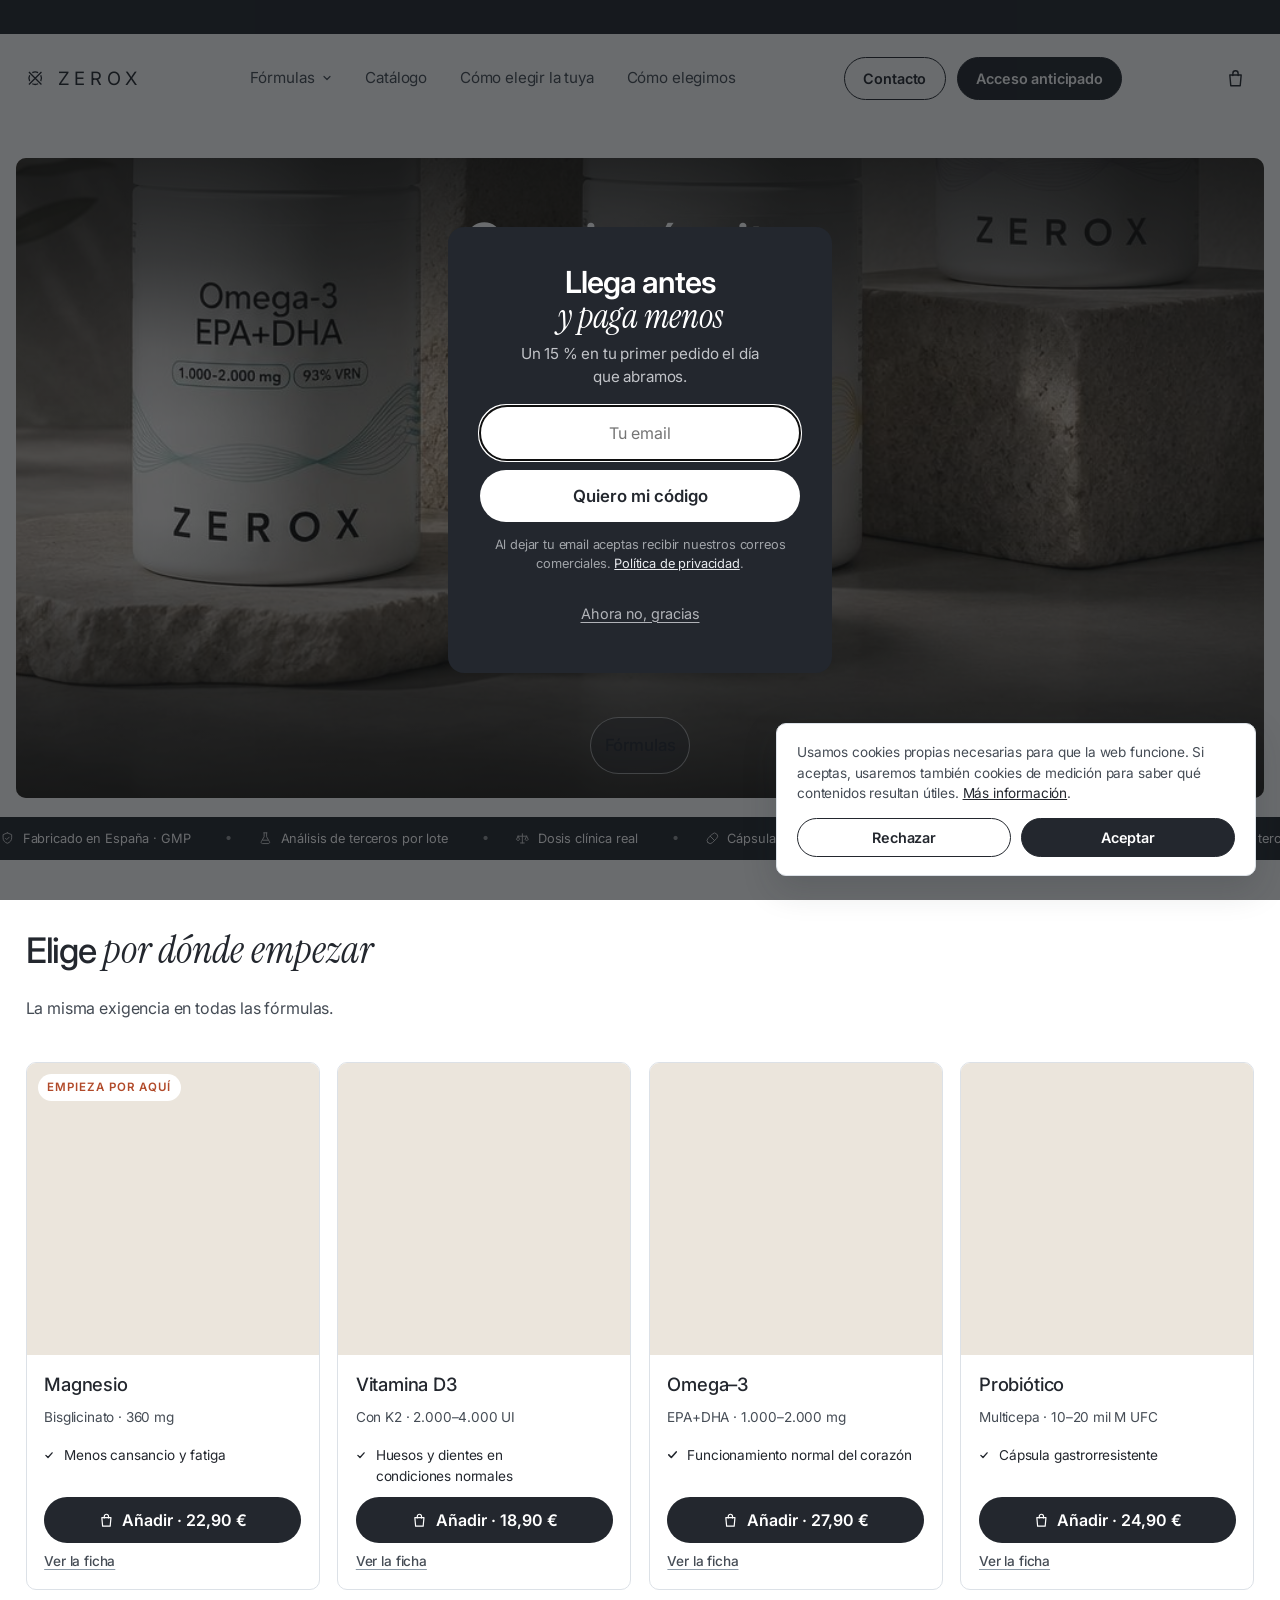
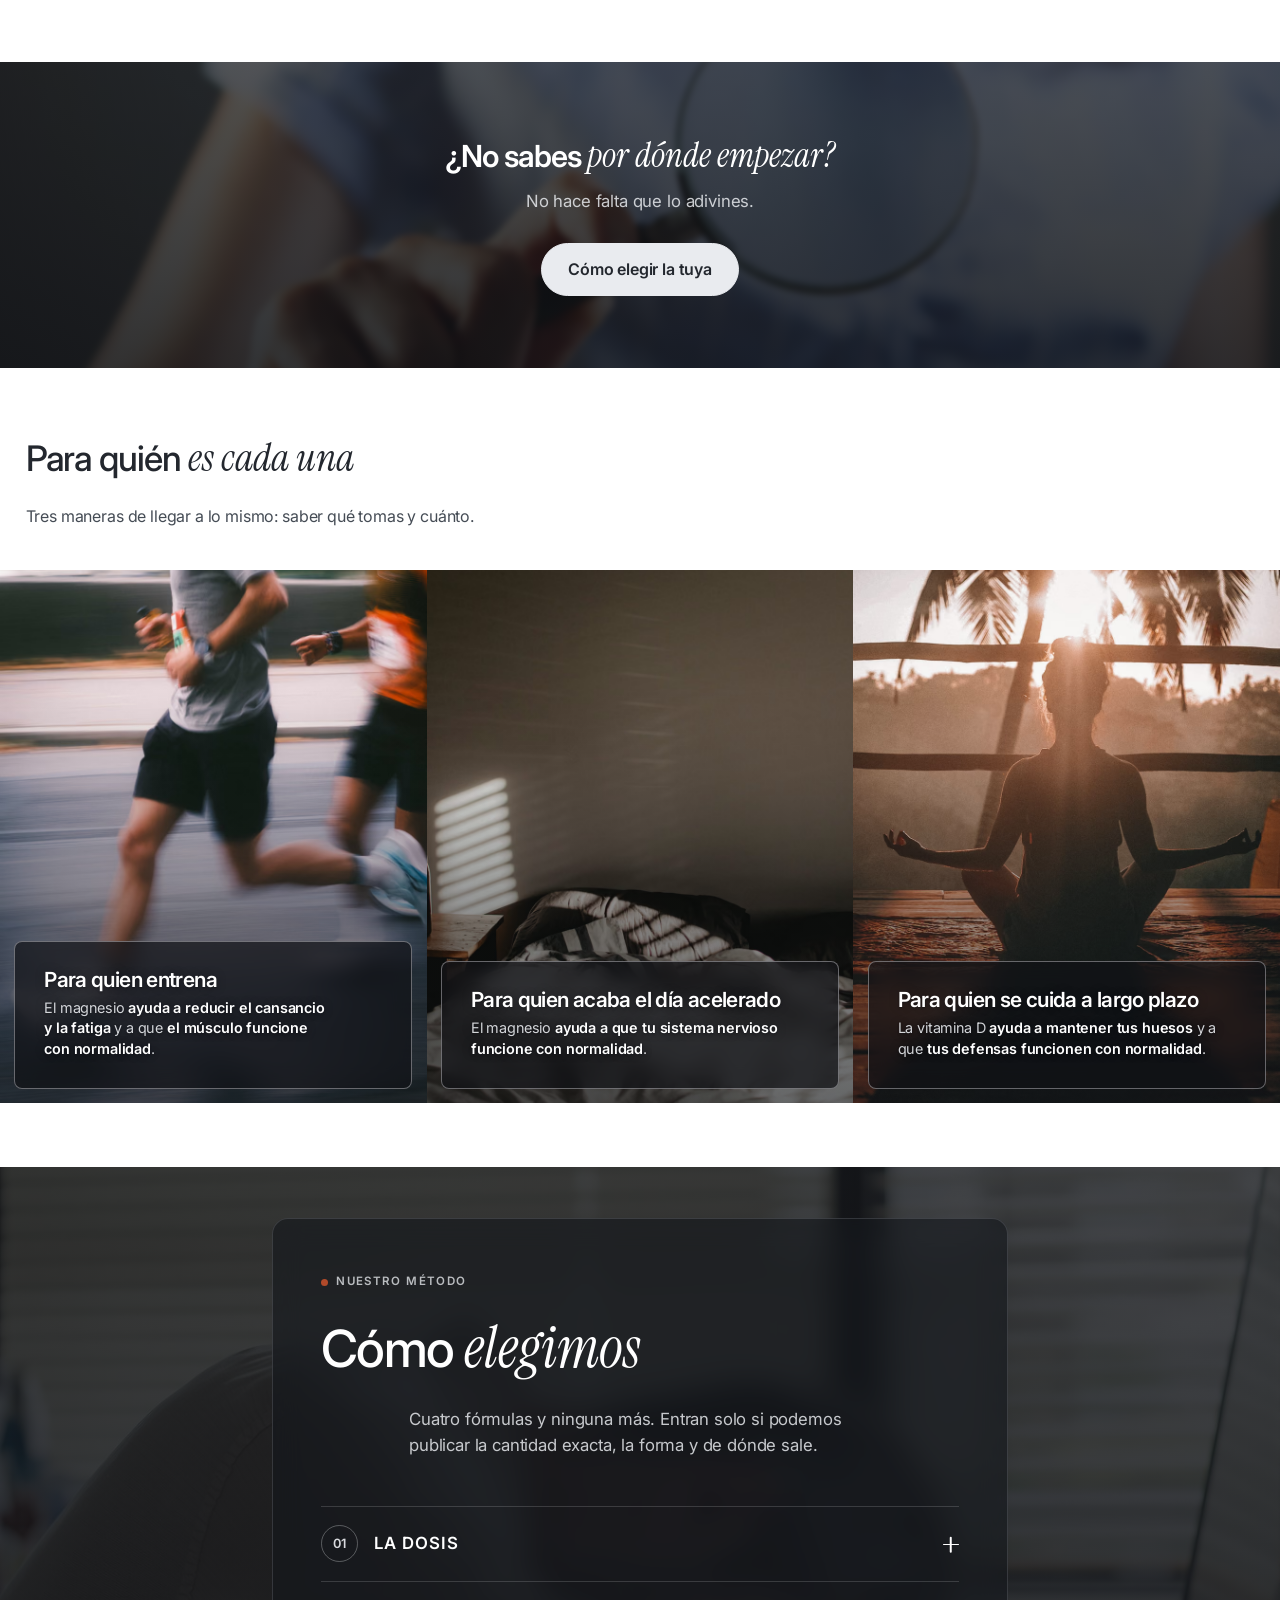
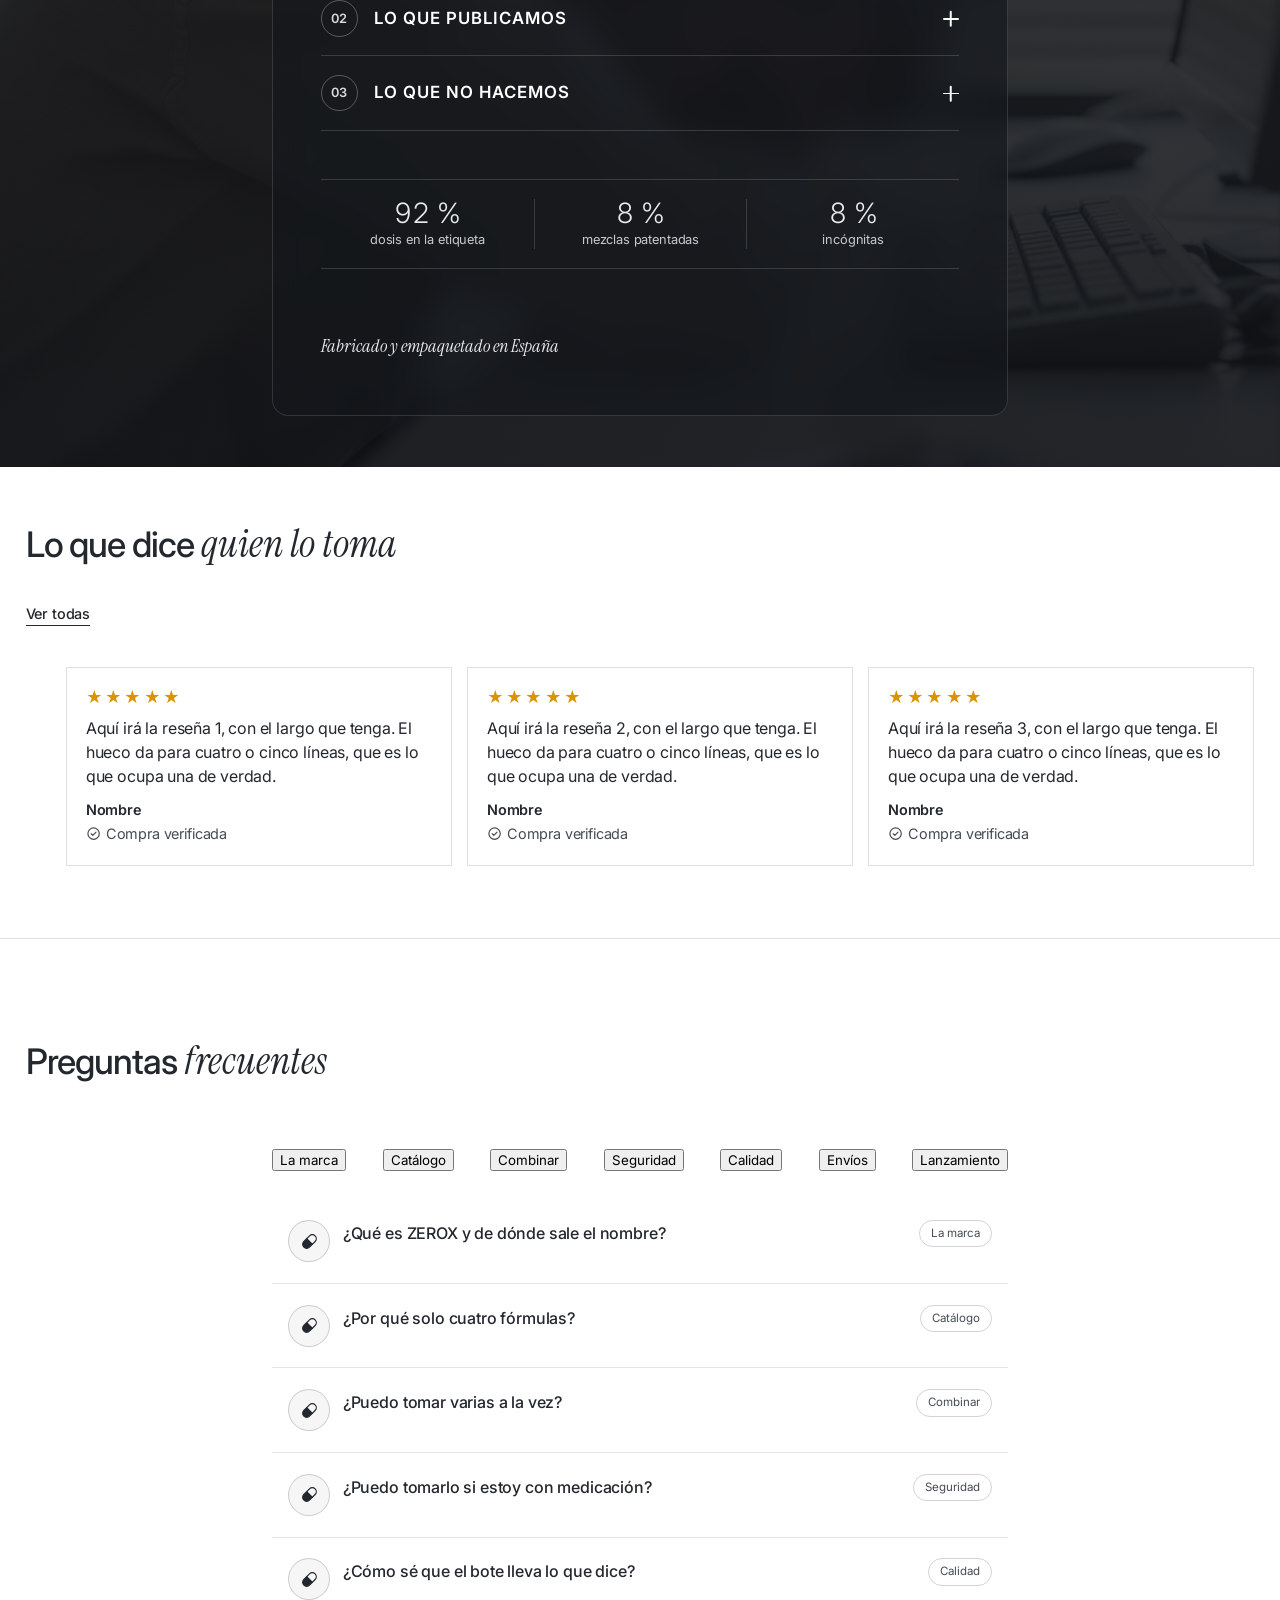
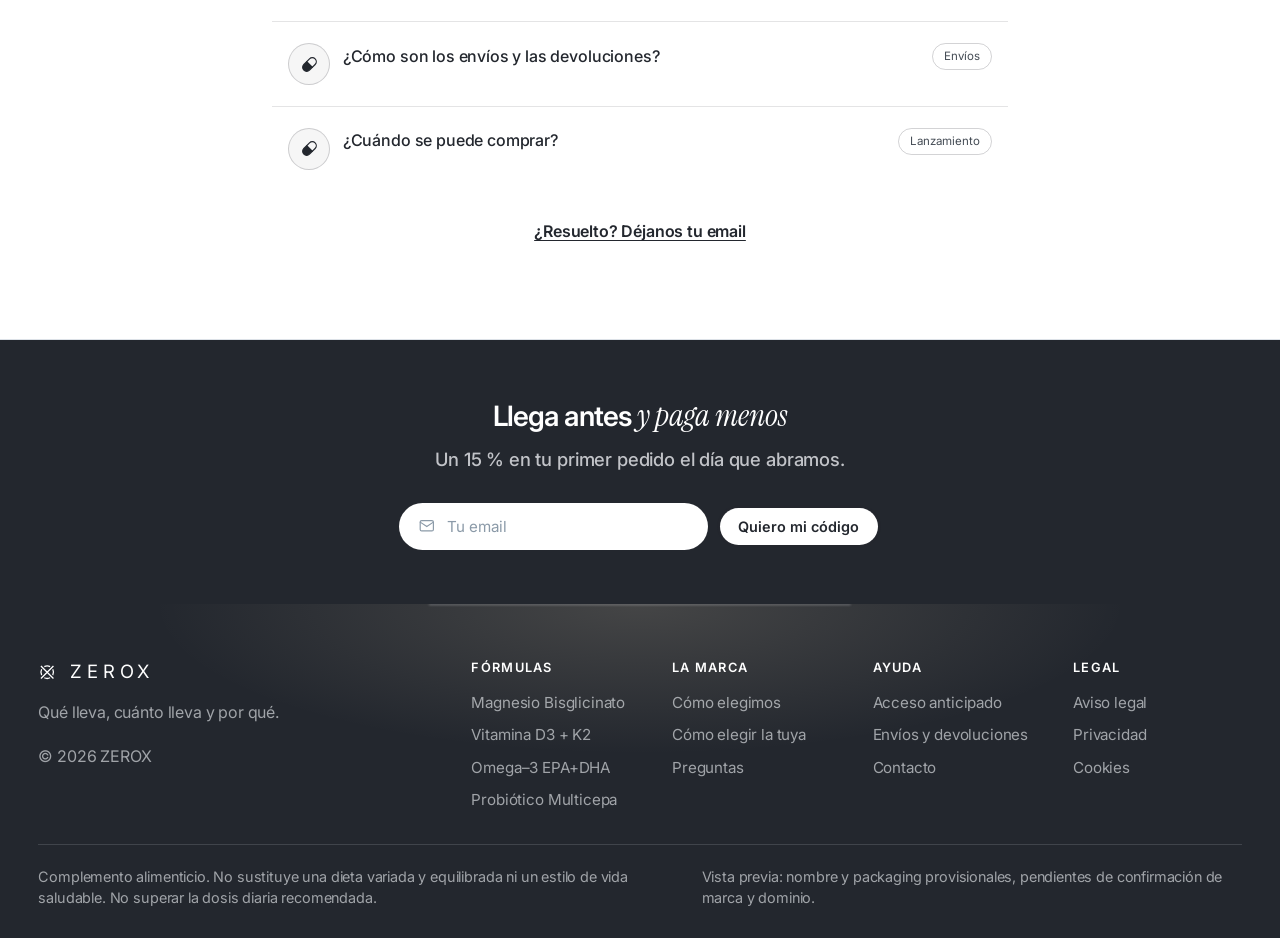
<file: index.html>
<!doctype html>
<html lang="es">
<meta charset="utf-8">
<meta name="viewport" content="width=device-width, initial-scale=1">
<title>ZEROX — Suplementación con la dosis correcta</title>
<meta name="description" content="Cuatro fórmulas con la dosis que usaron los estudios que las avalan. Magnesio bisglicinato, vitamina D3 + K2, omega-3 EPA+DHA y probiótico multicepa. Sin relleno de marketing.">

<!-- favicon: el punto de mira en versión compacta, la pensada para 16px -->
<link rel="icon" href="data:image/svg+xml,%3Csvg xmlns='http://www.w3.org/2000/svg' viewBox='0 0 100 100'%3E%3Cstyle%3Eg%7Bstroke:%2323272e%7D@media(prefers-color-scheme:dark)%7Bg%7Bstroke:%23eef0f4%7D%7D%3C/style%3E%3Cg fill='none' stroke-width='7'%3E%3Cpath d='M80.15 34.30 A 34 34 0 0 1 80.15 65.70'/%3E%3Cpath d='M65.70 80.15 A 34 34 0 0 1 34.30 80.15'/%3E%3Cpath d='M19.85 65.70 A 34 34 0 0 1 19.85 34.30'/%3E%3Cpath d='M34.30 19.85 A 34 34 0 0 1 65.70 19.85'/%3E%3Cpath d='M16 16 L84 84 M84 16 L16 84'/%3E%3C/g%3E%3C/svg%3E">

<!-- sin esto, al pegar el enlace en WhatsApp o Instagram sale un recuadro vacío -->
<meta property="og:type" content="website">
<meta property="og:site_name" content="ZEROX">
<meta property="og:locale" content="es_ES">
<meta property="og:url" content="https://jaume-dotcom.github.io/ecom/">
<meta property="og:title" content="ZEROX — Suplementación con la dosis correcta">
<meta property="og:description" content="Cuatro fórmulas con la dosis que usaron los estudios que las avalan. Sin relleno de marketing.">
<meta property="og:image" content="https://jaume-dotcom.github.io/ecom/og.jpg">
<meta property="og:image:width" content="2400">
<meta property="og:image:height" content="1109">
<meta property="og:image:alt" content="Bote de Magnesio Bisglicinato de ZEROX sostenido en una mano">
<meta name="twitter:card" content="summary_large_image">
<meta name="twitter:title" content="ZEROX — Suplementación con la dosis correcta">
<meta name="twitter:description" content="Cuatro fórmulas con la dosis que usaron los estudios que las avalan.">
<meta name="twitter:image" content="https://jaume-dotcom.github.io/ecom/og.jpg">
<link rel="canonical" href="https://jaume-dotcom.github.io/ecom/">

<!-- Inter: humanista, altura de x muy alta y aperturas abiertas, que es lo que
     mejor se lee a partir de los 55. Sustituye a la fuente del sistema, que
     hacía que la marca se viera distinta en cada dispositivo. -->
<link rel="preconnect" href="https://fonts.googleapis.com">
<link rel="preconnect" href="https://fonts.gstatic.com" crossorigin>
<link rel="stylesheet" href="https://fonts.googleapis.com/css2?family=Inter:wght@300;400;500;600&family=Instrument+Serif:ital@1&display=swap">
<link rel="stylesheet" href="estilos.css">
<script src="carrito.js" defer></script>
<script src="captura.js" defer></script>
<noscript><style>
  /* sin JS el observador no anade .in y todo lo animado al hacer scroll se
     quedaria invisible, incluidos los avisos legales del pie */
  .reveal, .foot-anim { opacity: 1 !important; filter: none !important; transform: none !important; }
</style></noscript>

<div class="topbar">
  <div class="topbar-slides">
    <span class="topbar-slide tb-1">Envío gratis a partir de 27,95&nbsp;&euro;</span>
    <span class="topbar-slide tb-2">Devolución en 30 días</span>
    <span class="topbar-slide tb-3">Plazas limitadas de acceso anticipado</span>
  </div>
</div>

  <div class="hero-nav wrap">
    <nav>
      <button class="nav-toggle" id="nav-toggle" aria-label="Abrir menú" aria-expanded="false" aria-controls="mobile-menu">
        <span></span><span></span><span></span>
      </button>

      <a class="logo" href="#">
        <svg class="logo-mark" viewBox="0 0 100 100" aria-hidden="true">
          <g fill="none" stroke="currentColor" stroke-width="7">
            <path d="M80.15 34.30 A 34 34 0 0 1 80.15 65.70"/>
            <path d="M65.70 80.15 A 34 34 0 0 1 34.30 80.15"/>
            <path d="M19.85 65.70 A 34 34 0 0 1 19.85 34.30"/>
            <path d="M34.30 19.85 A 34 34 0 0 1 65.70 19.85"/>
            <path d="M16 16 L84 84 M84 16 L16 84"/>
          </g>
        </svg>
        <span class="logo-word">ZEROX</span>
      </a>

      <div class="navmenu">
        <div class="navmenu-item">
          <button class="navmenu-trigger" id="formulas-trigger" aria-expanded="false" aria-controls="formulas-panel">
            Fórmulas
            <svg class="chevron" viewBox="0 0 16 16" width="12" height="12" aria-hidden="true"><path d="M4 6l4 4 4-4" fill="none" stroke="currentColor" stroke-width="1.6" stroke-linecap="round" stroke-linejoin="round"/></svg>
          </button>
          <div class="navmenu-panel" id="formulas-panel">
            <div class="navmenu-grid">
              <a href="#catalogo"><p class="nm-title">Magnesio Bisglicinato</p><p class="nm-desc">300&ndash;400&nbsp;mg por dosis</p></a>
              <a href="#catalogo"><p class="nm-title">Vitamina D3 + K2</p><p class="nm-desc">2.000&ndash;4.000&nbsp;UI + MK&ndash;7</p></a>
              <a href="#catalogo"><p class="nm-title">Omega&ndash;3 EPA+DHA</p><p class="nm-desc">1.000&ndash;2.000&nbsp;mg por dosis</p></a>
              <a href="#catalogo"><p class="nm-title">Probiótico Multicepa</p><p class="nm-desc">10&ndash;20 mil M. UFC</p></a>
            </div>
            <a class="navmenu-foot" href="#catalogo">Ver las cuatro fórmulas &rarr;</a>
          </div>
        </div>
        <a class="navmenu-link" href="#catalogo">Catálogo</a>
        <a class="navmenu-link" href="elegir.html">Cómo elegir la tuya</a>
        <a class="navmenu-link pendiente-sento" href="libro.html" hidden>El libro</a>
        <a class="navmenu-link" href="#criterio">Cómo elegimos</a>
      </div>

      <div class="nav-cta">
        <a class="btn" href="#footer-signup">Contacto</a>
        <a class="btn btn-solid" href="#alta">Acceso anticipado</a>
      </div>

      <button type="button" class="nav-icon" data-cart-abrir aria-label="Tu cesta, vacía">
        <svg viewBox="0 0 24 24" width="21" height="21" aria-hidden="true">
          <path d="M5.5 8h13l-1.1 12.2H6.6L5.5 8Z" fill="none" stroke="currentColor" stroke-width="1.6" stroke-linejoin="round"/>
          <path d="M9 8.5V6.2a3 3 0 0 1 6 0v2.3" fill="none" stroke="currentColor" stroke-width="1.6" stroke-linecap="round"/>
        </svg>
      </button>

    </nav>
  </div>

<div class="hero-full">


  <div class="hero-carousel wrap">
    <div class="hero-media-box">
      <!-- Aqui NO va ninguna imagen: la foto se pintaba antes que el video y
           el video la tapaba medio segundo despues, y eso es el parpadeo de
           la primera carga. La foto entra desde el CSS solo si hay movimiento
           reducido o si el video falla, y asi ni siquiera se descarga. -->
      <!-- SIN loop. El video se reproduce una vez y se queda quieto en su
           ultimo fotograma hasta que se recargue la pagina. En bucle, el salto
           del final al principio se veia, y un salto en la primera pantalla es
           lo primero que se nota de una web. -->
      <video class="hero-video" id="hero-video" src="hero-zerox.mp4"
             width="720" height="1280" muted playsinline preload="auto" aria-hidden="true"></video>
      <div class="hero-shade"></div>

      <!-- EL TEXTO YA NO ESPERA AL VIDEO. Entraba en el segundo 4,3, asi
           que los primeros cuatro segundos la portada no decia nada: se
           veian botes y ya. Ahora esta puesto desde el primer fotograma y
           no se va nunca, pase lo que pase por detras. -->
      <div class="hero-texto" id="hero-texto">
        <h1 class="hero-headline">Cero incógnitas<br>en lo que tomas</h1>
        <p class="hero-lede">Qué lleva, cuánto lleva y por qué.</p>
      </div>

      <!-- El boton se separa del titular y baja al pie de la imagen: el
           texto manda arriba y la accion espera abajo, sin pelearse por el
           mismo sitio. Sigue dentro de la tarjeta. -->
      <div class="hero-pie">
        <!-- El rotulo sale FUERA del boton. Dentro obligaba a dos lineas, y
             para que el boton no creciera habia que bajar la letra de las dos.
             Ahora el boton dice una sola cosa, a su tamano normal, y el rotulo
             la explica debajo sin ocupar sitio dentro. -->
        <!-- DOS SALIDAS Y NO UNA. Con un solo boton, quien no quiere el pack
             no tiene a donde ir desde la primera pantalla y le toca
             desplazarse a ciegas. El primero manda al pack y el segundo al
             catalogo, que son las dos unicas cosas que se pueden hacer aqui.

             "Reservar" y no "Comprar": no esta a la venta.
             "Las formulas" y no "Esenciales": la nav ya las llama formulas y
             el bloque de criterio tambien. Un tercer nombre para lo mismo en
             la misma pagina se paga en cada lectura. -->
        <!-- SIN PRECIO en el boton. Los precios siguen siendo orientativos, y
             un numero en la primera pantalla es lo que mas se recuerda: si
             luego cambia, la portada ha prometido algo que no se cumple.
             El 39,90 esta dos pantallas mas abajo, en el bloque de la oferta,
             que es donde se explica de donde sale.
             Y sin rotulo debajo: decia "Pack de lanzamiento", que es justo lo
             que ahora dice el boton. -->
        <div class="hero-ctas-par">
          <!-- apuntaba al pack, que esta en pausa: vuelve cuando vuelva el -->
          <a class="hero-cta hero-cta--oferta pendiente-sento" href="#libro" hidden>Pack de lanzamiento</a>
          <a class="hero-cta hero-cta--linea" href="#catalogo">Fórmulas</a>
        </div>
      </div>
    </div>
  </div>

  <!-- Las otras cuatro diapositivas se han quitado: eran fotos de ambiente
       que no enseñaban el producto, y en movil casi nadie pasaba de la
       primera. Su copy NO se tira, que es bueno y es de producto. El del
       magnesio ya esta en magnesio.html; estos tres esperan a que existan
       sus fichas:

       d3k2.html       "Lo que el invierno no te da"
                       Contribuye al mantenimiento de los huesos en
                       condiciones normales.
                       foto: hero-d3k2.jpg

       omega3.html     "Para el corazon, la dosis importa"
                       EPA y DHA contribuyen al funcionamiento normal del
                       corazon.
                       foto: hero-omega3.jpg

       probiotico.html "Las cepas, con nombre y apellido"
                       Cada cepa identificada en la etiqueta, con sus UFC.
                       foto: hero-probiotico.jpg
       -->


</div>
  <div class="ticker" aria-label="Claves de la marca">
    <div class="ticker-track">
      <div class="ticker-run">
        <span><svg class="tk-ico" viewBox="0 0 24 24" aria-hidden="true"><path d="M12 3l7 3v5.2c0 4.4-2.9 7.4-7 8.8-4.1-1.4-7-4.4-7-8.8V6l7-3z"/><path d="M9 12l2 2 4-4"/></svg>Fabricado en España &middot; GMP</span>
        <span><svg class="tk-ico" viewBox="0 0 24 24" aria-hidden="true"><path d="M9.5 3h5"/><path d="M10 3v6.4l-4.6 8A2 2 0 0 0 7.2 20.5h9.6a2 2 0 0 0 1.8-3.1L14 9.4V3"/><path d="M8 15h8"/></svg>Análisis de terceros por lote</span>
        <span><svg class="tk-ico" viewBox="0 0 24 24" aria-hidden="true"><path d="M12 4.5v15"/><path d="M5 8.5h14"/><path d="M5 8.5l-2.6 5.2a2.9 2.9 0 0 0 5.2 0L5 8.5z"/><path d="M19 8.5l-2.6 5.2a2.9 2.9 0 0 0 5.2 0L19 8.5z"/><path d="M9 19.5h6"/></svg>Dosis clínica real</span>
        <span><svg class="tk-ico" viewBox="0 0 24 24" aria-hidden="true"><path d="M4.9 19.1a5 5 0 0 1 0-7.1l7.1-7.1a5 5 0 0 1 7.1 7.1l-7.1 7.1a5 5 0 0 1-7.1 0z"/><path d="M8.5 8.5l7 7"/></svg>Cápsulas vegetales</span>
      </div>
      <div class="ticker-run" aria-hidden="true">
        <span><svg class="tk-ico" viewBox="0 0 24 24" aria-hidden="true"><path d="M12 3l7 3v5.2c0 4.4-2.9 7.4-7 8.8-4.1-1.4-7-4.4-7-8.8V6l7-3z"/><path d="M9 12l2 2 4-4"/></svg>Fabricado en España &middot; GMP</span>
        <span><svg class="tk-ico" viewBox="0 0 24 24" aria-hidden="true"><path d="M9.5 3h5"/><path d="M10 3v6.4l-4.6 8A2 2 0 0 0 7.2 20.5h9.6a2 2 0 0 0 1.8-3.1L14 9.4V3"/><path d="M8 15h8"/></svg>Análisis de terceros por lote</span>
        <span><svg class="tk-ico" viewBox="0 0 24 24" aria-hidden="true"><path d="M12 4.5v15"/><path d="M5 8.5h14"/><path d="M5 8.5l-2.6 5.2a2.9 2.9 0 0 0 5.2 0L5 8.5z"/><path d="M19 8.5l-2.6 5.2a2.9 2.9 0 0 0 5.2 0L19 8.5z"/><path d="M9 19.5h6"/></svg>Dosis clínica real</span>
        <span><svg class="tk-ico" viewBox="0 0 24 24" aria-hidden="true"><path d="M4.9 19.1a5 5 0 0 1 0-7.1l7.1-7.1a5 5 0 0 1 7.1 7.1l-7.1 7.1a5 5 0 0 1-7.1 0z"/><path d="M8.5 8.5l7 7"/></svg>Cápsulas vegetales</span>
      </div>
    </div>
  </div>

<div class="wrap">


  <section class="band" id="catalogo">
    <div class="section-head reveal">
      <div>
        <h2>Elige <span class="h2-soft">por dónde empezar</span></h2>
        <p>La misma exigencia en todas las fórmulas.</p>
      </div>
    </div>
    <div class="shop-grid reveal">
      <!-- La seccion se titula "Elige por donde empezar" y no marcaba
           ninguna, asi que la pregunta se quedaba sin responder. El
           magnesio es el producto ancla de la marca, no una eleccion al
           azar, y recomendar es exactamente el trabajo del acento.
           NO dice "el mas vendido": no hay una sola venta todavia y eso
           seria una alegacion falsa. "Empieza por aqui" es un consejo, y un
           consejo se puede dar desde el dia cero. -->
      <div class="p-card p-card--ancla">
        <!-- el rotulo va DENTRO de .p-thumb, sobre la foto, y no encima del
             nombre: alli era el unico elemento que tenia esta tarjeta y de las
             cuatro solo ella, asi que le bajaba el nombre, la dosis, la clave y
             el boton 23 px respecto a las otras tres. Aqui no ocupa sitio en la
             columna de texto y las cuatro tarjetas vuelven a leerse en linea. -->
        <div class="p-thumb">
          <p class="p-ancla">Empieza por aquí</p>
          <video autoplay preload="metadata" muted loop playsinline><source src="producto-d3k2.mp4" type="video/mp4"></video>
        </div>
        <div class="p-info">
          <div class="p-top">
            <h3 class="p-name">Magnesio</h3>
            <p class="p-desc">Bisglicinato &middot; 360&nbsp;mg</p>
            <ul class="p-bens">
              <li>Menos cansancio y fatiga</li>
              <li>Función muscular normal</li>
              <li>Función normal del sistema nervioso</li>
            </ul>
          </div>
          <div class="p-bottom">
            <button type="button" class="p-add" data-add="mag" data-img="ficha-magnesio.jpg"
                    data-nombre="Magnesio" data-sub="Bisglicinato &middot; 360&nbsp;mg" data-precio="22.90"><svg viewBox="0 0 24 24" aria-hidden="true"><path d="M5.5 8h13l-1.1 12.2H6.6L5.5 8Z"/><path d="M9 8.5V6.2a3 3 0 0 1 6 0v2.3"/></svg>Añadir &middot; 22,90&nbsp;&euro;</button>
            <a class="p-buy" href="magnesio.html">Ver la ficha</a>
          </div>
        </div>
      </div>
      <div class="p-card">
        <div class="p-thumb"><video autoplay preload="metadata" muted loop playsinline><source src="producto-d3k2.mp4" type="video/mp4"></video></div>
        <div class="p-info">
          <div class="p-top">
            <h3 class="p-name">Vitamina D3</h3>
            <p class="p-desc">Con K2 &middot; 2.000&ndash;4.000&nbsp;UI</p>
            <ul class="p-bens">
              <li>Huesos y dientes en condiciones normales</li>
              <li>Funcionamiento normal del sistema inmunitario</li>
              <li>Absorción normal del calcio</li>
            </ul>
          </div>
          <div class="p-bottom">
            <button type="button" class="p-add" data-add="d3" data-img="hero-d3k2.jpg"
                    data-nombre="Vitamina D3" data-sub="Con K2 &middot; 2.000&ndash;4.000&nbsp;UI" data-precio="18.90"><svg viewBox="0 0 24 24" aria-hidden="true"><path d="M5.5 8h13l-1.1 12.2H6.6L5.5 8Z"/><path d="M9 8.5V6.2a3 3 0 0 1 6 0v2.3"/></svg>Añadir &middot; 18,90&nbsp;&euro;</button>
            <a class="p-buy" href="magnesio.html">Ver la ficha</a>
          </div>
        </div>
      </div>
      <div class="p-card">
        <div class="p-thumb"><video autoplay preload="metadata" muted loop playsinline><source src="producto-d3k2.mp4" type="video/mp4"></video></div>
        <div class="p-info">
          <div class="p-top">
            <h3 class="p-name">Omega&ndash;3</h3>
            <p class="p-desc">EPA+DHA &middot; 1.000&ndash;2.000&nbsp;mg</p>
            <ul class="p-bens">
              <li>Funcionamiento normal del corazón</li>
              <li>Función cerebral normal</li>
              <li>Visión en condiciones normales</li>
            </ul>
          </div>
          <div class="p-bottom">
            <button type="button" class="p-add" data-add="om3" data-img="hero-omega3.jpg"
                    data-nombre="Omega&ndash;3" data-sub="EPA+DHA &middot; 1.000&ndash;2.000&nbsp;mg" data-precio="27.90"><svg viewBox="0 0 24 24" aria-hidden="true"><path d="M5.5 8h13l-1.1 12.2H6.6L5.5 8Z"/><path d="M9 8.5V6.2a3 3 0 0 1 6 0v2.3"/></svg>Añadir &middot; 27,90&nbsp;&euro;</button>
            <a class="p-buy" href="magnesio.html">Ver la ficha</a>
          </div>
        </div>
      </div>
      <div class="p-card">
        <div class="p-thumb"><video autoplay preload="metadata" muted loop playsinline><source src="producto-d3k2.mp4" type="video/mp4"></video></div>
        <div class="p-info">
          <div class="p-top">
            <h3 class="p-name">Probiótico</h3>
            <p class="p-desc">Multicepa &middot; 10&ndash;20 mil M UFC</p>
            <ul class="p-bens">
              <li>Cápsula gastrorresistente</li>
              <li>Cepas seleccionadas por&nbsp;resistencia</li>
              <li>Sin azúcares ni&nbsp;edulcorantes</li>
            </ul>
          </div>
          <div class="p-bottom">
            <button type="button" class="p-add" data-add="pro" data-img="hero-probiotico.jpg"
                    data-nombre="Probiótico" data-sub="Multicepa &middot; 10&ndash;20 mil M UFC" data-precio="24.90"><svg viewBox="0 0 24 24" aria-hidden="true"><path d="M5.5 8h13l-1.1 12.2H6.6L5.5 8Z"/><path d="M9 8.5V6.2a3 3 0 0 1 6 0v2.3"/></svg>Añadir &middot; 24,90&nbsp;&euro;</button>
            <a class="p-buy" href="magnesio.html">Ver la ficha</a>
          </div>
        </div>
      </div>
    </div>

    <ul class="shop-puntos reveal" id="shop-puntos">
      <li><button type="button" class="act" data-i="0" aria-label="Ir a la fórmula 1 de 4"></button></li>
      <li><button type="button" data-i="1" aria-label="Ir a la fórmula 2 de 4"></button></li>
      <li><button type="button" data-i="2" aria-label="Ir a la fórmula 3 de 4"></button></li>
      <li><button type="button" data-i="3" aria-label="Ir a la fórmula 4 de 4"></button></li>
    </ul>
  </section>

  <!-- Bloque de ayuda. Absorbe al antiguo puente al libro, que decia lo
       mismo con otras palabras: los dos preguntaban por donde empezar.
       Ya tiene destino propio: elegir.html, que pregunta que quieres cubrir y
       explica por que esa formula y por que no las otras tres. -->
  <!-- VA PEGADO AL CATALOGO. La duda aparece en el momento exacto en el que
       ves cuatro botes y no sabes cual: ahi es donde tiene que estar la mano
       que se ofrece, no dos bloques mas abajo. Estuvo detras de "Para quien
       es" porque antes venia detras del bloque de Sento, y ese razonamiento
       —primero quien pone la dosis, luego la ayuda— se cayo con el bloque.
       Se probo tambien por encima del catalogo, como lo tiene Be Levels, y no
       convence: ofrecer ayuda antes de enseñar nada es ayuda sobre la nada. -->
  <section class="band" id="asesoria">
    <!-- LA FOTO DE FONDO, solo en movil. Va desenfocada a proposito: no es
         contenido, es ambiente, y una lupa nitida detras de un titular compite
         con el. Desenfocada dice lo mismo —aqui se mira de cerca— sin pedir
         que la mires. El desenfoque va en CSS y no quemado en el fichero para
         poder subirlo o bajarlo sin volver a exportar.

         Fuera de la consulta de movil no se pinta: en escritorio el bloque
         sigue siendo el panel oscuro con la marca de agua. -->
    <img class="ayuda-fondo" src="fondo-asesoria.avif" alt="" aria-hidden="true" loading="lazy" decoding="async">
    <!-- la marca de agua sale de dentro de .ayuda y cuelga de la seccion:
         asi se pasea por el panel entero y no por la caja del texto -->
    <svg class="closing-marca" viewBox="0 0 100 100" aria-hidden="true">
      <g fill="none" stroke="currentColor" stroke-width="5">
        <path d="M80.15 34.30 A 34 34 0 0 1 80.15 65.70"/>
        <path d="M65.70 80.15 A 34 34 0 0 1 34.30 80.15"/>
        <path d="M19.85 65.70 A 34 34 0 0 1 19.85 34.30"/>
        <path d="M34.30 19.85 A 34 34 0 0 1 65.70 19.85"/>
        <path d="M16 16 L84 84 M84 16 L16 84"/>
      </g>
    </svg>
    <div class="ayuda reveal">
      <h2 class="ayuda-titulo">&iquest;No sabes <span class="h2-soft">por dónde empezar?</span></h2>
      <p class="ayuda-sub">No hace falta que lo adivines.</p>
      <div class="ayuda-botones">
        <!-- ESTE BOTON ES LA PUERTA DE elegir.html. Llevaba a libro.html, que
             esta en pausa, y estuvo apuntando un rato a #criterio como parche.
             Ahora tiene destino propio: una pagina que pregunta que quieres
             cubrir y explica por que esa formula y por que no las otras tres. -->
        <a class="btn btn-solid ayuda-btn" href="elegir.html">Cómo elegir la tuya</a>
      </div>
    </div>
  </section>

  <!-- ================================================================
       PARA QUIEN ES. Va detras del catalogo: primero se ven las cuatro
       formulas y despues se le pone cara a quien las toma, para que quien
       llega pueda reconocerse en una y seguir por ahi.

       EL COPY SE CIÑE A ALEGACIONES AUTORIZADAS del reglamento 432/2012, pero
       NO copiadas palabra por palabra: EFSA admite otra redaccion si el
       significado para quien lee es el mismo y no se promete mas. Lo que se ha
       usado de ese margen, y nada mas:
         - "contribuye a" pasa a "ayuda a". Es el cambio que hace el trabajo:
           mismo significado, tono de persona y no de reglamento.
         - Segunda persona ("tu sistema nervioso", "tus huesos"). No toca la
           alegacion, solo a quien se la dices.
         - "sistema inmunitario" pasa a "defensas" en la tercera. Es la unica
           palabra que no esta en el texto oficial; se usa porque es como habla
           la gente y esta en el packaging de medio sector. Decision tomada a
           sabiendas: si algun dia hay que dar marcha atras, se vuelve a
           "sistema inmunitario" y no se pierde nada mas.

       LO QUE NO SE TOCA: la palabra "normal" / "con normalidad". No es relleno.
       Quitarla convierte una alegacion de MANTENIMIENTO en una de MEJORA —"mas
       fuerza muscular", "mas defensas"— y esa no esta autorizada para nadie.
       Es el error tipico y es el que se sanciona.

       El titular describe A LA PERSONA y no un efecto,
       que es lo que permite hablar de entrenar o de acabar el dia acelerado
       sin prometer nada: la promesa la hace solo la linea de debajo, y esa
       esta autorizada palabra por palabra.

       LAS NEGRITAS VAN SOBRE LA ALEGACION ENTERA, no sobre un resumen. Se copio
       la idea de un bloque de la competencia que destaca en negrita el remate
       de cada frase —"mas claridad", "descansar mejor"—, y esa parte NO se
       puede copiar: ninguna de las suyas esta autorizada. Aqui la negrita cae
       sobre el texto oficial, que es lo unico que se puede prometer, y sirve
       para lo mismo: que se lea de un vistazo lo que hace la formula.
       Ojo con la tentacion de escribir "duerme mejor" en la segunda: el
       descanso NO tiene alegacion autorizada para el magnesio. Lo que si la
       tiene es el funcionamiento normal del sistema nervioso.

       FOTOS PROVISIONALES. Son las que ya habia en el proyecto y estan
       reutilizadas de la ficha del magnesio. Hacen falta tres retratos
       propios, uno por perfil, en vertical y con sitio abajo para el texto.
       ================================================================ -->
  <section class="band" id="perfiles">
    <div class="section-head reveal">
      <div>
        <!-- "es cada una" y no "es" a secas. Ver la regla del tercio junto a
             .h2-soft en estilos.css: la italica llevaba 17 px contra 121 de la
             romana, un 13 % del titular, y ademas se quedaba con el verbo, que
             es la palabra que menos dice de la frase. Asi sube al 45 % y se
             lleva la parte especifica; de paso es mas cierto, porque debajo hay
             tres perfiles y una formula distinta para cada uno. -->
        <h2>Para quién <span class="h2-soft">es cada una</span></h2>
        <p>Tres maneras de llegar a lo mismo: saber qué tomas y cuánto.</p>
      </div>
    </div>

    <ul class="perfiles-tira reveal">
      <li class="perfil">
        <img src="perfil-rendimiento.avif" width="900" height="1200" alt="Dos corredores de calle en plena zancada, con la imagen barrida por el movimiento" loading="lazy" decoding="async">
        <div class="perfil-txt">
          <h3>Para quien entrena</h3>
          <p>El magnesio <b>ayuda a reducir el cansancio y la fatiga</b> y a que <b>el músculo funcione con normalidad</b>.</p>
        </div>
      </li>
      <li class="perfil">
        <img src="perfil-descanso.avif" width="900" height="1200" alt="Una cama deshecha con la luz de la mañana entrando por la persiana" loading="lazy" decoding="async">
        <div class="perfil-txt">
          <h3>Para quien acaba el día acelerado</h3>
          <p>El magnesio <b>ayuda a que tu sistema nervioso funcione con normalidad</b>.</p>
        </div>
      </li>
      <li class="perfil">
        <img src="perfil-salud.avif" width="900" height="1200" alt="Una mujer meditando sentada en una terraza de madera, a contraluz al atardecer" loading="lazy" decoding="async">
        <div class="perfil-txt">
          <h3>Para quien se cuida a largo plazo</h3>
          <p>La vitamina D <b>ayuda a mantener tus huesos</b> y a que <b>tus defensas funcionen con normalidad</b>.</p>
        </div>
      </li>
    </ul>

    <ul class="shop-puntos reveal" data-puntos="perfiles">
      <li><button type="button" class="act" data-i="0" aria-label="Ir al perfil 1 de 3"></button></li>
      <li><button type="button" data-i="1" aria-label="Ir al perfil 2 de 3"></button></li>
      <li><button type="button" data-i="2" aria-label="Ir al perfil 3 de 3"></button></li>
    </ul>
  </section>

  <!-- ==================================================================
       QUIEN FIRMA. Va antes del catalogo a proposito: hasta este punto la
       unica razon para creerse las dosis era la palabra de la marca.

       OJO: todos los datos salen de sentosegarra.com y de la ficha del
       libro. La cita esta escrita a partir de sus propias frases, pero no
       es una cita literal suya. No se publica sin que el lo lea y lo
       apruebe: es su cara y su nombre en una marca de suplementos.

       La foto la cede el, con su permiso. El blanco y negro lo pone el CSS.
       =================================================================== -->
  <!-- ================================================================
       EN PAUSA A LA ESPERA DE SENTO. Fuera de la web hasta que el de su
       visto bueno; entonces se quita el atributo hidden y vuelve tal cual.
       No se borra nada: todo el bloque sigue aqui entero.
       Buscar "pendiente-sento" para encontrar los demas sitios.
       ================================================================ -->
  <section class="band pendiente-sento" id="quien" hidden>
    <div class="section-head reveal">
      <div>
        <h2>&iquest;Quién <span class="h2-soft">pone la dosis?</span></h2>
      </div>
    </div>

    <figure class="firma reveal">
      <div class="firma-cabeza">
        <span class="firma-marco">
          <img class="firma-foto" src="sento-retrato.webp" width="360" height="361"
               loading="lazy" decoding="async"
               alt="Retrato de Sento Segarra, farmacéutico y autor de La gran guía de la suplementación">
        </span>
        <div class="firma-quien">
          <h3 class="firma-nombre">Sento Segarra</h3>
          <p class="firma-rol">Farmacéutico &middot; Autor de <i>La gran guía de la suplementación</i></p>
        </div>
      </div>
      <figcaption>
        <ul class="firma-datos">
          <li><b>+30</b><span>años de farmacia</span></li>
          <li><b>+2,9 M</b><span>suscriptores en YouTube</span></li>
          <li><b>60</b><span>suplementos analizados</span></li>
        </ul>
        <blockquote class="firma-cita">
          <p>&ldquo;Llevo más de 30 años detrás de un mostrador de farmacia escuchando las mismas dudas: ¿sirven los suplementos de verdad? ¿cuáles valen la pena?&rdquo;</p>
        </blockquote>
        <p class="firma-remate"><b>ZEROX</b> es lo que viene después. Cuatro fórmulas, con la cantidad que pondría si fuera para mí, y esa cantidad en la etiqueta.</p>
        <p class="firma-rubrica" aria-hidden="true">Sento</p>
      </figcaption>
    </figure>
  </section>

</div>
<div class="wrap">


  <!-- ================================================================
       EN PAUSA A LA ESPERA DE SENTO. Fuera de la web hasta que el de su
       visto bueno; entonces se quita el atributo hidden y vuelve tal cual.
       No se borra nada: todo el bloque sigue aqui entero.
       Buscar "pendiente-sento" para encontrar los demas sitios.
       ================================================================ -->
  <section class="band pendiente-sento" id="libro" hidden>
    <div class="section-head reveal">
      <div>
        <h2>Oferta <span class="h2-soft">de lanzamiento</span></h2>
        <p>La fórmula y el criterio para entenderla.</p>
      </div>
    </div>

    <!-- pack-compacto: en movil este pack va sin foto y mas apretado.
         Ver estilos.css, EL PACK DE LA LANDING EN CORTO -->
    <div class="pack pack-compacto reveal">
      <div class="pack-media">
        <img src="pack-magnesio-libro.jpg" width="1000" height="1241"
             loading="lazy" decoding="async"
             alt="Caja de ZEROX abierta con el bote de Magnesio Bisglicinato y el libro La gran guía de la suplementación, de Sento Segarra">
      </div>

      <div class="pack-body">
        <!-- EL PRECIO YA NO VA SUELTO ARRIBA. Estuvo ahi, en grande, entre las
             fotos y la cuenta, y con el la tarjeta enseñaba SEIS importes:
             39,90 arriba, 22,90, 24,90, 47,80 tachado, -7,90 y otra vez 39,90
             en el boton. Con seis numeros compitiendo ninguno es "el precio".
             (El comentario que habia aqui decia que el boton ya no repetia el
              importe. Lo repetia: el boton se cambio despues y esto se quedo.)

             Ahora la cuenta se lee como un ticket de verdad y TERMINA en el
             total, que es donde el ojo lo espera: pieza, pieza, por separado,
             descuento, total. El boton lo confirma, que es lo normal. -->
        <!-- Las dos piezas, en pequeno y juntas. Entran para recuperar lo
             unico que se perdia al quitar la foto grande: la portada del
             libro no aparece en ningun otro sitio de la landing.
             Van AQUI y no una por linea de la cuenta: la tarjeta mide 282 px
             de ancho, y metiendo un sello en la fila al nombre le quedaban
             147 px y "Magnesio Bisglicinato" se partia en dos lineas.
             Cuestan 106 px de alto; la foto grande costaba 675. -->
        <div class="pack-fotos">
          <span class="foto-bote"><img src="ficha-magnesio.jpg" alt="" loading="lazy" decoding="async"></span>
          <!-- el signo, entre las dos piezas. Decorativo: la suma ya se lee en
               la cuenta de abajo, aqui solo dice que van juntas -->
          <span class="pack-mas" aria-hidden="true">+</span>
          <!-- La portada sale RECORTADA de la foto de la caja, que ya estaba en
               el repo. No hay un fichero suelto de la cubierta, y esta foto la
               contiene entera y de frente. Encuadre en estilos.css. -->
          <span class="foto-libro"><img src="pack-magnesio-libro.jpg" alt="" loading="lazy" decoding="async"></span>
        </div>


        <!-- La lista se lee como una suma: cada pieza con SU precio, el signo
             mas entre las dos, y abajo el total por separado tachado. Antes el
             47,80 estaba arriba, junto al precio del pack, y no salia de
             ningun sitio: era un numero tachado sin explicacion.
             Los 24,90 del libro no se inventan, salen de la resta: el pack por
             separado son 47,80 y el bote 22,90. -->
        <ul class="pack-list">
          <li>
            <span class="pack-item">
              <b>Magnesio Bisglicinato</b>
              <span>90 cápsulas &middot; 30 días</span>
            </span>
            <b class="pack-item-precio">22,90&nbsp;&euro;</b>
          </li>
          <li>
            <span class="pack-item">
              <b>El libro</b>
              <span>La gran guía de la suplementación</span>
            </span>
            <b class="pack-item-precio">24,90&nbsp;&euro;</b>
          </li>
        </ul>

        <!-- La cuenta, como en un ticket: concepto a la izquierda, importe a
             la derecha y la linea de puntos uniendolos.
             El descuento va en EUROS y no en porcentaje. Un "−16 %" obliga a
             calcular; 7,90 € es lo que te ahorras, y ademas cuadra la resta a
             la vista: 47,80 menos 7,90 son los 39,90 de arriba. -->
        <dl class="pack-suma">
          <div><dt>Por separado</dt><dd class="pack-was">47,80&nbsp;&euro;</dd></div>
          <div><dt>Descuento 16&nbsp;%</dt><dd class="pack-dto">&minus;7,90&nbsp;&euro;</dd></div>
          <!-- el total cierra la resta a la vista: 47,80 menos 7,90 son 39,90 -->
          <div class="pack-total"><dt>Total</dt><dd>39,90&nbsp;&euro;</dd></div>
        </dl>

        <button type="button" class="pack-cta" data-add="pack" data-img="pack-magnesio-libro.jpg"
                data-nombre="Pack de lanzamiento"
                data-sub="El magnesio y el libro de Sento" data-precio="39.90">Reservar pack &middot; 39,90&nbsp;&euro;</button>
        <p class="pack-garantias">Envío gratis &middot; Devolución en 30 días</p>
      </div>
    </div>
  </section>

  <section class="band" id="criterio">
    <!-- LAS FOTOS DE FONDO. Una por estado: la de reposo mas una por cada uno
         de los tres apartados. Solo se ve la que lleva .is-on; el cambio lo
         hace el script de abajo con una transicion de opacidad, asi que las
         cuatro estan cargadas y el salto es instantaneo.

         LAS CUATRO SON PROVISIONALES: son fotos que ya estaban en el proyecto,
         puestas para poder ver el mecanismo funcionando. Para cambiar una basta
         con tocar su src; el data-fondo la une al boton que le toca.

         aria-hidden porque no aportan nada que no diga el texto: son ambiente. -->
    <div class="crit-fondos" aria-hidden="true">
      <img class="crit-fondo is-on" data-fondo="base" src="ctx-ritmo.jpg" alt="" loading="lazy" decoding="async">
      <img class="crit-fondo" data-fondo="1" src="ficha-magnesio.jpg" alt="" loading="lazy" decoding="async">
      <img class="crit-fondo" data-fondo="2" src="ctx-alimentacion.jpg" alt="" loading="lazy" decoding="async">
      <img class="crit-fondo" data-fondo="3" src="ctx-sol.jpg" alt="" loading="lazy" decoding="async">
    </div>
    <div class="closing reveal">
      <svg class="closing-marca" viewBox="0 0 100 100" aria-hidden="true">
        <g fill="none" stroke="currentColor" stroke-width="5">
          <path d="M80.15 34.30 A 34 34 0 0 1 80.15 65.70"/>
          <path d="M65.70 80.15 A 34 34 0 0 1 34.30 80.15"/>
          <path d="M19.85 65.70 A 34 34 0 0 1 19.85 34.30"/>
          <path d="M34.30 19.85 A 34 34 0 0 1 65.70 19.85"/>
          <path d="M16 16 L84 84 M84 16 L16 84"/>
        </g>
      </svg>
      <!-- solo se ve en movil: en escritorio el bloque no cambia -->
      <p class="crit-kicker"><span aria-hidden="true"></span>Nuestro método</p>
      <h2>Cómo <span class="h2-soft">elegimos</span></h2>
      <p class="closing-lede">Cuatro fórmulas y ninguna más. Entran solo si podemos publicar la cantidad exacta, la forma y de dónde sale.</p>

      <ul class="crit">
        <li class="crit-item">
          <h3 class="acc-h"><button type="button" class="crit-q" data-fondo="1" id="crit-t1" aria-expanded="false" aria-controls="crit-p1">
            <span class="crit-ico" aria-hidden="true"><svg viewBox="0 0 24 24"><path class="cap-fill" transform="rotate(180 12 12)" d="M8.5 8.5 L12 4.9 A5 5 0 0 1 19.1 12 L15.5 15.5 Z"/><path d="M4.9 19.1a5 5 0 0 1 0-7.1l7.1-7.1a5 5 0 0 1 7.1 7.1l-7.1 7.1a5 5 0 0 1-7.1 0z"/><path d="M8.5 8.5l7 7"/></svg></span>
            <span class="crit-title">La dosis</span>
            <span class="crit-mas" aria-hidden="true"></span>
          </button></h3>
          <div class="crit-a" id="crit-p1" role="region" aria-labelledby="crit-t1">
            <div><p>Dos botes con el mismo nombre pueden no parecerse en nada. Lo que cuenta es el mineral elemental por dosis, no el peso de la sal, y esa cifra vive en la letra pequeña de la parte de atrás. Aquí va delante.</p></div>
          </div>
        </li>
        <li class="crit-item">
          <h3 class="acc-h"><button type="button" class="crit-q" data-fondo="2" id="crit-t2" aria-expanded="false" aria-controls="crit-p2">
            <span class="crit-ico" aria-hidden="true"><svg viewBox="0 0 24 24"><path class="cap-fill" transform="rotate(180 12 12)" d="M8.5 8.5 L12 4.9 A5 5 0 0 1 19.1 12 L15.5 15.5 Z"/><path d="M4.9 19.1a5 5 0 0 1 0-7.1l7.1-7.1a5 5 0 0 1 7.1 7.1l-7.1 7.1a5 5 0 0 1-7.1 0z"/><path d="M8.5 8.5l7 7"/></svg></span>
            <span class="crit-title">Lo que publicamos</span>
            <span class="crit-mas" aria-hidden="true"></span>
          </button></h3>
          <div class="crit-a" id="crit-p2" role="region" aria-labelledby="crit-t2">
            <div>
              <ul class="crit-lista">
                <li>Cada cantidad, en la etiqueta y en la web</li>
                <li>Análisis de un laboratorio externo, lote a lote</li>
                <li>Sin mezclas patentadas que escondan proporciones</li>
                <li>Fabricación en España, en instalaciones con GMP</li>
              </ul>
            </div>
          </div>
        </li>
        <li class="crit-item">
          <h3 class="acc-h"><button type="button" class="crit-q" data-fondo="3" id="crit-t3" aria-expanded="false" aria-controls="crit-p3">
            <span class="crit-ico" aria-hidden="true"><svg viewBox="0 0 24 24"><path class="cap-fill" transform="rotate(180 12 12)" d="M8.5 8.5 L12 4.9 A5 5 0 0 1 19.1 12 L15.5 15.5 Z"/><path d="M4.9 19.1a5 5 0 0 1 0-7.1l7.1-7.1a5 5 0 0 1 7.1 7.1l-7.1 7.1a5 5 0 0 1-7.1 0z"/><path d="M8.5 8.5l7 7"/></svg></span>
            <span class="crit-title">Lo que no hacemos</span>
            <span class="crit-mas" aria-hidden="true"></span>
          </button></h3>
          <div class="crit-a" id="crit-p3" role="region" aria-labelledby="crit-t3">
            <div>
              <ul class="crit-lista crit-lista--no">
                <li>No decimos que sustituya a una dieta equilibrada</li>
                <li>No prometemos efectos que no estén autorizados</li>
                <li>No entra una fórmula si no podemos ponerla en dosis de estudio</li>
                <li>No hay cuentas atrás ni ofertas que caducan esta noche</li>
              </ul>
            </div>
          </div>
        </li>
      </ul>

      <ul class="cierre-cifras">
        <li><b data-desde="0">100&nbsp;%</b><span>dosis en la etiqueta</span></li>
        <li><b data-desde="100">0&nbsp;%</b><span>mezclas patentadas</span></li>
        <li><b data-desde="100">0&nbsp;%</b><span>incógnitas</span></li>
      </ul>
      <span class="loc">Fabricado y empaquetado en España</span>
    </div>
  </section>

  <!-- ====================================================================
       RESEÑAS. Van detras de "Como elegimos": primero se cuenta con que
       criterio se hace, y despues lo dice quien lo toma. El argumento
       propio primero y el ajeno como confirmacion.

       OJO: NO HAY CLIENTES. No se ha vendido nada, asi que estas resenas no
       existen: el texto son marcadores. Lo unico que distingue esta maqueta
       de unas resenas de verdad es ese texto, porque el aviso visible se
       quito. En cuanto se sustituya por frases que suenen reales, esto pasa
       a ser testimonios falsos publicados de una marca de suplementos, que
       es justo lo que promete el bloque de criterio unas pantallas mas
       abajo. Rellenar SOLO con resenas que existan.
       ==================================================================== -->
  <section class="band" id="resenas">
    <div class="section-head reveal">
      <div>
        <h2>Lo que dice <span class="h2-soft">quien lo toma</span></h2>
      </div>
      <!-- .see-all ya existia en la hoja para esto: la cabecera de seccion
           acepta un enlace a la derecha del titular. El carrusel enseña tres;
           quien quiera verlas todas se va a la pagina, que ademas lleva el pie
           y un boton de volver, y no obliga a tirar de atras a ciegas. -->
      <a class="see-all" href="resenas.html">Ver todas</a>
    </div>

    <ul class="resenas reveal">
      <li class="resena">
        <span class="resena-estrellas" aria-hidden="true">&#9733;&#9733;&#9733;&#9733;&#9733;</span>
        <p class="resena-texto">Aquí irá la reseña 1, con el largo que tenga. El hueco da para cuatro o cinco líneas, que es lo que ocupa una de verdad.</p>
        <p class="resena-firma"><b>Nombre</b><span><svg class="resena-check" viewBox="0 0 24 24" aria-hidden="true"><circle cx="12" cy="12" r="9"/><path d="M8.2 12.3l2.6 2.6 5-5.2"/></svg>Compra verificada</span></p>
      </li>
      <li class="resena">
        <span class="resena-estrellas" aria-hidden="true">&#9733;&#9733;&#9733;&#9733;&#9733;</span>
        <p class="resena-texto">Aquí irá la reseña 2, con el largo que tenga. El hueco da para cuatro o cinco líneas, que es lo que ocupa una de verdad.</p>
        <p class="resena-firma"><b>Nombre</b><span><svg class="resena-check" viewBox="0 0 24 24" aria-hidden="true"><circle cx="12" cy="12" r="9"/><path d="M8.2 12.3l2.6 2.6 5-5.2"/></svg>Compra verificada</span></p>
      </li>
      <li class="resena">
        <span class="resena-estrellas" aria-hidden="true">&#9733;&#9733;&#9733;&#9733;&#9733;</span>
        <p class="resena-texto">Aquí irá la reseña 3, con el largo que tenga. El hueco da para cuatro o cinco líneas, que es lo que ocupa una de verdad.</p>
        <p class="resena-firma"><b>Nombre</b><span><svg class="resena-check" viewBox="0 0 24 24" aria-hidden="true"><circle cx="12" cy="12" r="9"/><path d="M8.2 12.3l2.6 2.6 5-5.2"/></svg>Compra verificada</span></p>
      </li>
    </ul>

    <ul class="shop-puntos reveal" data-puntos="resenas">
      <li><button type="button" class="act" data-i="0" aria-label="Ir a la reseña 1 de 3"></button></li>
      <li><button type="button" data-i="1" aria-label="Ir a la reseña 2 de 3"></button></li>
      <li><button type="button" data-i="2" aria-label="Ir a la reseña 3 de 3"></button></li>
    </ul>
  </section>

</div>

<section class="faq-panel reveal" id="faq">
  <div class="wrap">
    <div class="section-head">
      <div>
        <h2>Preguntas <span class="h2-soft">frecuentes</span></h2>
      </div>
    </div>

    <!-- INDICE DE LA FAQ, la misma tira de capsulas que la ficha de producto.
         Aqui cada capsula es un tema y no una seccion, porque las siete
         preguntas tienen tema distinto: pulsar abre esa pregunta y lleva a
         ella. Sirve para lo que sirve un indice —ver de un vistazo de que se
         habla— sin obligar a bajar abriendo una por una.

         Solo en movil: en escritorio las siete caben casi de una pantalla y la
         tira solo quitaria sitio. Es el mismo criterio que en la ficha. -->
    <nav class="faq-indice" aria-label="Temas de las preguntas frecuentes">
      <button type="button" data-faq="faq-t0">La marca</button>
      <button type="button" data-faq="faq-t1">Catálogo</button>
      <button type="button" data-faq="faq-t2">Combinar</button>
      <button type="button" data-faq="faq-t3">Seguridad</button>
      <button type="button" data-faq="faq-t4">Calidad</button>
      <button type="button" data-faq="faq-t5">Envíos</button>
      <button type="button" data-faq="faq-t6">Lanzamiento</button>
    </nav>

    <ul class="faq">
      <li class="faq-item">
        <h3 class="acc-h"><button type="button" class="faq-q" id="faq-t0" aria-expanded="false" aria-controls="faq-p0">
          <span class="faq-ico" aria-hidden="true"><svg viewBox="0 0 24 24"><path class="cap-fill" transform="rotate(180 12 12)" d="M8.5 8.5 L12 4.9 A5 5 0 0 1 19.1 12 L15.5 15.5 Z"/><path d="M4.9 19.1a5 5 0 0 1 0-7.1l7.1-7.1a5 5 0 0 1 7.1 7.1l-7.1 7.1a5 5 0 0 1-7.1 0z"/><path d="M8.5 8.5l7 7"/></svg></span>
          <span class="faq-head">
            <span class="faq-title">&iquest;Qué es ZEROX y de dónde sale el nombre?</span>
            <span class="faq-meta">La marca</span>
          </span>
        </button></h3>
        <div class="faq-a" id="faq-p0" role="region" aria-labelledby="faq-t0">
          <div><p>Cero incógnitas: esa es la idea entera, y de ahí sale el nombre. El cero es lo que no vas a encontrar, que son dosis a medias, mezclas patentadas que esconden las proporciones y promesas que nadie ha autorizado. Lo que queda es una etiqueta que dice qué lleva, cuánto lleva y por qué. Cuatro fórmulas, elegidas por un farmacéutico con treinta años de farmacia, y ninguna entra si no podemos ponerla en la dosis que usaron los estudios.</p></div>
        </div>
      </li>
      <li class="faq-item">
        <h3 class="acc-h"><button type="button" class="faq-q" id="faq-t1" aria-expanded="false" aria-controls="faq-p1">
          <span class="faq-ico" aria-hidden="true"><svg viewBox="0 0 24 24"><path class="cap-fill" transform="rotate(180 12 12)" d="M8.5 8.5 L12 4.9 A5 5 0 0 1 19.1 12 L15.5 15.5 Z"/><path d="M4.9 19.1a5 5 0 0 1 0-7.1l7.1-7.1a5 5 0 0 1 7.1 7.1l-7.1 7.1a5 5 0 0 1-7.1 0z"/><path d="M8.5 8.5l7 7"/></svg></span>
          <span class="faq-head">
            <span class="faq-title">&iquest;Por qué solo cuatro fórmulas?</span>
            <span class="faq-meta">Catálogo</span>
          </span>
        </button></h3>
        <div class="faq-a" id="faq-p1" role="region" aria-labelledby="faq-t1">
          <div><p>Porque son las que pasan el filtro. Para que una fórmula entre al catálogo tiene que haber estudios que la respalden y tenemos que poder ponerla en la cantidad que usaron esos estudios. Cuando otra lo cumpla, entrará.</p></div>
        </div>
      </li>
      <li class="faq-item">
        <h3 class="acc-h"><button type="button" class="faq-q" id="faq-t2" aria-expanded="false" aria-controls="faq-p2">
          <span class="faq-ico" aria-hidden="true"><svg viewBox="0 0 24 24"><path class="cap-fill" transform="rotate(180 12 12)" d="M8.5 8.5 L12 4.9 A5 5 0 0 1 19.1 12 L15.5 15.5 Z"/><path d="M4.9 19.1a5 5 0 0 1 0-7.1l7.1-7.1a5 5 0 0 1 7.1 7.1l-7.1 7.1a5 5 0 0 1-7.1 0z"/><path d="M8.5 8.5l7 7"/></svg></span>
          <span class="faq-head">
            <span class="faq-title">&iquest;Puedo tomar varias a la vez?</span>
            <span class="faq-meta">Combinar</span>
          </span>
        </button></h3>
        <div class="faq-a" id="faq-p2" role="region" aria-labelledby="faq-t2">
          <div><p>Sí, están pensadas para convivir. Antes de juntarlas, mira las cantidades: si ya tomas un multivitamínico, es fácil que lleve algo de lo mismo y acabes sumando sin querer. Por eso publicamos cada cantidad exacta, para que puedas hacer la cuenta.</p></div>
        </div>
      </li>
      <li class="faq-item">
        <h3 class="acc-h"><button type="button" class="faq-q" id="faq-t3" aria-expanded="false" aria-controls="faq-p3">
          <span class="faq-ico" aria-hidden="true"><svg viewBox="0 0 24 24"><path class="cap-fill" transform="rotate(180 12 12)" d="M8.5 8.5 L12 4.9 A5 5 0 0 1 19.1 12 L15.5 15.5 Z"/><path d="M4.9 19.1a5 5 0 0 1 0-7.1l7.1-7.1a5 5 0 0 1 7.1 7.1l-7.1 7.1a5 5 0 0 1-7.1 0z"/><path d="M8.5 8.5l7 7"/></svg></span>
          <span class="faq-head">
            <span class="faq-title">&iquest;Puedo tomarlo si estoy con medicación?</span>
            <span class="faq-meta">Seguridad</span>
          </span>
        </button></h3>
        <div class="faq-a" id="faq-p3" role="region" aria-labelledby="faq-t3">
          <div><p>Consúltalo antes con tu médico o tu farmacéutico, sobre todo si tomas anticoagulantes, tratamiento tiroideo o antibióticos. Ellos tienen tu historial; nosotros no. En la etiqueta publicamos cada cantidad exacta para que puedas enseñársela.</p></div>
        </div>
      </li>
      <li class="faq-item">
        <h3 class="acc-h"><button type="button" class="faq-q" id="faq-t4" aria-expanded="false" aria-controls="faq-p4">
          <span class="faq-ico" aria-hidden="true"><svg viewBox="0 0 24 24"><path class="cap-fill" transform="rotate(180 12 12)" d="M8.5 8.5 L12 4.9 A5 5 0 0 1 19.1 12 L15.5 15.5 Z"/><path d="M4.9 19.1a5 5 0 0 1 0-7.1l7.1-7.1a5 5 0 0 1 7.1 7.1l-7.1 7.1a5 5 0 0 1-7.1 0z"/><path d="M8.5 8.5l7 7"/></svg></span>
          <span class="faq-head">
            <span class="faq-title">&iquest;Cómo sé que el bote lleva lo que dice?</span>
            <span class="faq-meta">Calidad</span>
          </span>
        </button></h3>
        <div class="faq-a" id="faq-p4" role="region" aria-labelledby="faq-t4">
          <div><p>Cada lote se analiza en un laboratorio externo y el resultado se publica. La fabricación es en España, en instalaciones con certificación GMP. Si un análisis no cuadra, el lote no sale.</p></div>
        </div>
      </li>
      <li class="faq-item">
        <h3 class="acc-h"><button type="button" class="faq-q" id="faq-t5" aria-expanded="false" aria-controls="faq-p5">
          <span class="faq-ico" aria-hidden="true"><svg viewBox="0 0 24 24"><path class="cap-fill" transform="rotate(180 12 12)" d="M8.5 8.5 L12 4.9 A5 5 0 0 1 19.1 12 L15.5 15.5 Z"/><path d="M4.9 19.1a5 5 0 0 1 0-7.1l7.1-7.1a5 5 0 0 1 7.1 7.1l-7.1 7.1a5 5 0 0 1-7.1 0z"/><path d="M8.5 8.5l7 7"/></svg></span>
          <span class="faq-head">
            <span class="faq-title">&iquest;Cómo son los envíos y las devoluciones?</span>
            <span class="faq-meta">Envíos</span>
          </span>
        </button></h3>
        <div class="faq-a" id="faq-p5" role="region" aria-labelledby="faq-t5">
          <div><p>El envío es gratis a partir de 27,95&nbsp;&euro; y hay 30 días para devolver, que son más de los 14 que obliga la ley. Nada de esto está funcionando todavía: son las condiciones con las que saldrá.</p></div>
        </div>
      </li>
      <li class="faq-item">
        <h3 class="acc-h"><button type="button" class="faq-q" id="faq-t6" aria-expanded="false" aria-controls="faq-p6">
          <span class="faq-ico" aria-hidden="true"><svg viewBox="0 0 24 24"><path class="cap-fill" transform="rotate(180 12 12)" d="M8.5 8.5 L12 4.9 A5 5 0 0 1 19.1 12 L15.5 15.5 Z"/><path d="M4.9 19.1a5 5 0 0 1 0-7.1l7.1-7.1a5 5 0 0 1 7.1 7.1l-7.1 7.1a5 5 0 0 1-7.1 0z"/><path d="M8.5 8.5l7 7"/></svg></span>
          <span class="faq-head">
            <span class="faq-title">&iquest;Cuándo se puede comprar?</span>
            <span class="faq-meta">Lanzamiento</span>
          </span>
        </button></h3>
        <div class="faq-a" id="faq-p6" role="region" aria-labelledby="faq-t6">
          <div><p>Todavía no está a la venta. Quien deje su email entra en el acceso anticipado y tendrá el precio de lanzamiento. Avisaremos con tiempo, y solo para eso.</p></div>
        </div>
      </li>
    </ul>
    <p class="faq-cierre"><a href="#alta">&iquest;Resuelto? Déjanos tu email</a></p>
  </div>
</section>

  <div class="hero-center wrap" id="alta">
    <!-- El titular era una pregunta, "¿Te avisamos el día que salga?", y una
         pregunta invita a decir que no. Ademas pedia permiso en vez de ofrecer
         algo. Ahora dice lo que se lleva quien deja el correo.

         Y ya NO dice "un solo email": la lista se va a trabajar con Klaviyo, o
         sea que se mandara mas de uno. Prometer un correo y enviar una
         secuencia es la via rapida a que te marquen como spam, y ademas
         contradice el "no hay trucos" de "Como elegimos". Se dice lo que hay:
         que es una lista, que manda poco y que la baja es de un clic. -->
    <h2 class="hero-alta-titulo">Llega antes <span class="h2-soft">y paga menos</span></h2>
    <p class="hero-signup-label">Un 15&nbsp;% en tu primer pedido el día que abramos.</p>
    <form class="hero-signup" id="hero-form" data-alta="hero-success" data-origen="bloque">
      <label class="hero-signup-field">
        <svg class="hero-signup-icon" viewBox="0 0 24 24" fill="none" stroke="currentColor" stroke-width="1.6" stroke-linecap="round" stroke-linejoin="round" aria-hidden="true"><rect x="3" y="5" width="18" height="14" rx="2"/><path d="m3 7 9 6 9-6"/></svg>
        <input type="email" placeholder="Tu email" aria-label="Tu email" required />
      </label>
      <span class="shine">
        <button type="submit">Quiero mi código</button>
      </span>
    </form>
    <p class="hero-signup-success" id="hero-success">Apuntado. Te escribimos el día que salga, con tu código dentro.</p>
  </div>


<footer id="footer-signup">
  <div class="foot-panel">
    <span class="foot-hair" aria-hidden="true"></span>
    <div class="foot-grid">

      <div class="foot-brand reveal foot-anim">
        <a class="logo" href="index.html">
          <svg class="logo-mark" viewBox="0 0 100 100" aria-hidden="true">
            <g fill="none" stroke="currentColor" stroke-width="7">
              <path d="M80.15 34.30 A 34 34 0 0 1 80.15 65.70"/>
              <path d="M65.70 80.15 A 34 34 0 0 1 34.30 80.15"/>
              <path d="M19.85 65.70 A 34 34 0 0 1 19.85 34.30"/>
              <path d="M34.30 19.85 A 34 34 0 0 1 65.70 19.85"/>
              <path d="M16 16 L84 84 M84 16 L16 84"/>
            </g>
          </svg>
          <span class="logo-word">ZEROX</span>
        </a>
        <p class="foot-claim">Qué lleva, cuánto lleva y por qué.</p>
        <p class="foot-copy">&copy; 2026 ZEROX</p>
      </div>

      <div class="foot-cols">
        <div class="foot-col reveal foot-anim">
          <h3>Fórmulas</h3>
          <ul>
            <li><a href="magnesio.html">Magnesio Bisglicinato</a></li>
            <li><a href="#catalogo">Vitamina D3 + K2</a></li>
            <li><a href="#catalogo">Omega&ndash;3 EPA+DHA</a></li>
            <li><a href="#catalogo">Probiótico Multicepa</a></li>
          </ul>
        </div>
        <div class="foot-col reveal foot-anim">
          <h3>La marca</h3>
          <ul>
            <li><a href="#criterio">Cómo elegimos</a></li>
            <li><a href="elegir.html">Cómo elegir la tuya</a></li>
            <li class="pendiente-sento" hidden><a href="libro.html">El libro</a></li>
            <li><a href="#faq">Preguntas</a></li>
          </ul>
        </div>
        <div class="foot-col reveal foot-anim">
          <h3>Ayuda</h3>
          <ul>
            <li><a href="#alta">Acceso anticipado</a></li>
            <li><a href="#faq">Envíos y devoluciones</a></li>
            <li><a href="#footer-signup">Contacto</a></li>
          </ul>
        </div>
        <div class="foot-col reveal foot-anim">
          <h3>Legal</h3>
          <ul>
            <li><a href="#">Aviso legal</a></li>
            <li><a href="privacidad.html">Privacidad</a></li>
            <li><a href="#">Cookies</a></li>
          </ul>
        </div>
      </div>

    </div>

    <div class="foot-bottom">
      <span>Complemento alimenticio. No sustituye una dieta variada y equilibrada ni un estilo de vida saludable. No superar la dosis diaria recomendada.</span>
      <span class="disclaimer">Vista previa: nombre y packaging provisionales, pendientes de confirmación de marca y dominio.</span>
    </div>
  </div>
</footer>

<!-- cajón de navegación móvil — fuera del hero para que no lo recorte ni lo tape -->
<div class="cookies" id="cookies" role="dialog" aria-live="polite" aria-label="Aviso de cookies" hidden>
  <p class="cookies-text">
    Usamos cookies propias necesarias para que la web funcione. Si aceptas, usaremos
    también cookies de medición para saber qué contenidos resultan útiles.
    <a href="#footer-signup">Más información</a>.
  </p>
  <div class="cookies-btns">
    <button type="button" class="btn" id="cookies-no">Rechazar</button>
    <button type="button" class="btn btn-solid" id="cookies-si">Aceptar</button>
  </div>
</div>


<div class="sheet-overlay" id="sheet-overlay" hidden></div>
<aside class="mobile-menu" id="mobile-menu" role="dialog" aria-modal="true" aria-label="Menú de navegación">
  <div class="mm-head">
    <span class="mm-logo">ZEROX</span>
    <button class="mm-close" id="mm-close" aria-label="Cerrar menú">
      <svg viewBox="0 0 16 16" width="16" height="16" aria-hidden="true"><path d="M3 3l10 10M13 3L3 13" fill="none" stroke="currentColor" stroke-width="1.6" stroke-linecap="round"/></svg>
    </button>
  </div>
  <nav class="mm-nav">
    <div class="mm-accordion">
      <button class="mm-acc-trigger" id="mm-acc-trigger" aria-expanded="false" aria-controls="mm-acc-panel">
        Fórmulas
        <svg class="chevron" viewBox="0 0 16 16" width="14" height="14" aria-hidden="true"><path d="M4 6l4 4 4-4" fill="none" stroke="currentColor" stroke-width="1.6" stroke-linecap="round" stroke-linejoin="round"/></svg>
      </button>
      <div class="mm-acc-panel" id="mm-acc-panel">
        <div class="mm-acc-inner">
          <a href="#catalogo">Magnesio Bisglicinato</a>
          <a href="#catalogo">Vitamina D3 + K2</a>
          <a href="#catalogo">Omega&ndash;3 EPA+DHA</a>
          <a href="#catalogo">Probiótico Multicepa</a>
        </div>
      </div>
    </div>
    <a href="#catalogo">Catálogo</a>
    <a href="elegir.html">Cómo elegir la tuya</a>
    <!-- los dos de Sento, en pausa con el. "Quien esta detras" apuntaba a
         #quien, que esta oculto: el enlace llevaba a un ancla que ya no existe
         en la pagina y dejaba la hamburguesa sin hacer nada al pulsarlo. -->
    <a class="pendiente-sento" href="#quien" hidden>Quién está detrás</a>
    <a class="pendiente-sento" href="libro.html" hidden>El libro de Sento</a>
    <a href="#criterio">Cómo elegimos</a>
    <a href="#footer-signup">Contacto</a>
  </nav>
  <a class="btn btn-solid mm-cta" href="#alta">Acceso anticipado</a>
</aside>

<script>
  // ALTURA DEL HERO, FIJADA UNA VEZ.
  // La tarjeta media 100svh menos la nav y la barra de aviso. En un iPhone,
  // al desplazarse hacia abajo la barra de direcciones se pliega y se
  // despliega, el navegador reevalua la unidad de viewport y la tarjeta
  // cambiaba de tamaño sola varias veces por gesto.
  // Se resuelve a pixeles al cargar y solo se vuelve a calcular si cambia el
  // ANCHO, que es lo unico que significa un cambio de verdad: girar el
  // telefono o redimensionar la ventana. Un cambio solo de alto es la barra
  // del navegador yendo y viniendo, y eso ya no mueve nada.
  (function () {
    var raiz = document.documentElement;
    var ancho = window.innerWidth;
    var fijar = function () {
      raiz.style.setProperty('--hero-alto', window.innerHeight + 'px');
      // y lo que hay por encima del hero: la barra de aviso mas la nav.
      // Se mide en vez de estimarlo, que es lo que se hacia antes con una
      // resta de 10,5rem a ojo. Asi la tarjeta acaba justo en el borde de
      // abajo de la pantalla y no antes.
      var caja = document.querySelector('.hero-carousel');
      if (caja) {
        var arriba = caja.getBoundingClientRect().top + window.scrollY;
        raiz.style.setProperty('--hero-tope', Math.round(arriba) + 'px');
      }
    };
    fijar();
    window.addEventListener('resize', function () {
      if (window.innerWidth === ancho) { return; }
      ancho = window.innerWidth;
      fijar();
    }, { passive: true });
    window.addEventListener('orientationchange', function () {
      ancho = window.innerWidth;
      setTimeout(fijar, 120);
    });
  })();

  /* LAS ENTRADAS AL APARECER. Todo lo que lleva .reveal arranca en opacidad 0
     y solo el JS lo enseña. Es comodo y es peligroso a partes iguales: si el
     observador no llega a disparar, ese texto no se ve NUNCA. No es teorico —el
     umbral es del 12 %, asi que un bloque mas alto que la pantalla del movil
     puede no llegar a cumplirlo nunca, y ademas hay restauraciones desde la
     cache de atras/adelante en las que el observador no vuelve a evaluar. */
  var items = document.querySelectorAll('.reveal');
  function enseñar(el) { el.classList.add('in'); }

  if ('IntersectionObserver' in window) {
    var io = new IntersectionObserver(function (entries) {
      entries.forEach(function (e) {
        if (e.isIntersecting) { enseñar(e.target); io.unobserve(e.target); }
      });
    }, { threshold: 0.12 });
    items.forEach(function (el) { io.observe(el); });

    /* SALVAVIDAS. Repasa lo que esta A LA VISTA y lo enseña, cumpla o no el 12 %.
       Basta con que asome: si lo estas viendo, tiene que leerse.
       Se engancha al scroll y se desengancha solo cuando ya no queda nada por
       enseñar, asi que no cuesta nada una vez recorrida la pagina. No enseña lo
       que esta fuera de pantalla: la animacion se conserva entera. */
    var pendientes = Array.prototype.slice.call(items);
    var pide = 0;
    function repasar() {
      pendientes = pendientes.filter(function (el) {
        if (el.classList.contains('in')) { return false; }
        var r = el.getBoundingClientRect();
        if (r.top < window.innerHeight && r.bottom > 0) { enseñar(el); io.unobserve(el); return false; }
        return true;
      });
      if (!pendientes.length) {
        window.removeEventListener('scroll', pedir);
        window.removeEventListener('resize', pedir);
      }
    }
    /* el limitador va con reloj y NO con requestAnimationFrame, aunque rAF sea
       lo habitual para esto. Este trozo es precisamente el salvavidas: colgarlo
       de otra cosa que el navegador tambien estrangula —rAF no corre con la
       pestaña de fondo— seria dejarlo dependiendo de lo mismo que intenta
       cubrir. Y repasar() es barato: recorre una lista que solo encoge. */
    function pedir() {
      var ahora = Date.now();
      if (ahora - pide < 100) { return; }
      pide = ahora;
      repasar();
    }
    window.addEventListener('scroll', pedir, { passive: true });
    window.addEventListener('resize', pedir, { passive: true });
    /* y una pasada al volver de la cache de atras/adelante, donde el observador
       puede no reevaluar nada */
    window.addEventListener('pageshow', repasar);
    /* y dos pasadas sueltas despues de cargar: si algo entra en pantalla por su
       cuenta —una fuente que llega tarde y recoloca, una imagen que asienta la
       altura— no hace falta esperar a que alguien mueva la pagina */
    repasar();
    setTimeout(repasar, 400);
    setTimeout(repasar, 1500);
  } else {
    items.forEach(enseñar);
  }



  // desplegable "Fórmulas" del menú de escritorio
  var fTrigger = document.getElementById('formulas-trigger');
  var fPanel = document.getElementById('formulas-panel');
  if (fTrigger && fPanel) {
    var setFormulas = function (open) {
      fPanel.classList.toggle('open', open);
      fTrigger.setAttribute('aria-expanded', open ? 'true' : 'false');
    };
    fTrigger.addEventListener('click', function (ev) {
      ev.stopPropagation();
      setFormulas(fTrigger.getAttribute('aria-expanded') !== 'true');
    });
    fPanel.querySelectorAll('a').forEach(function (a) {
      a.addEventListener('click', function () { setFormulas(false); });
    });
    // cerrar al hacer clic fuera, o con Escape
    document.addEventListener('click', function (ev) {
      if (!fPanel.contains(ev.target) && ev.target !== fTrigger) { setFormulas(false); }
    });
    document.addEventListener('keydown', function (ev) {
      if (ev.key === 'Escape') { setFormulas(false); }
    });
  }


  // Puntos de las tiras que se deslizan: el catalogo y las resenas. Sustituyen
  // a la barra de scroll del sistema, que se ve distinta en cada navegador y
  // no dice cuantas tarjetas quedan. Una sola funcion para las dos: si manana
  // hay una tercera tira, se llama y ya.
  var montarPuntos = function (tira, puntos, selTarjeta) {
    if (!tira || !puntos.length) { return; }
    var marcado = -1;
    var paso = function () {
      var card = tira.querySelector(selTarjeta);
      if (!card) { return 0; }
      // el paso es el ancho de tarjeta mas el hueco: lo que avanza el scroll
      // al pasar de una a la siguiente
      return card.getBoundingClientRect().width + (parseFloat(getComputedStyle(tira).columnGap) || 0);
    };
    var pintar = function () {
      var d = paso();
      var i = d > 0 ? Math.round(tira.scrollLeft / d) : 0;
      if (i < 0) { i = 0; }
      if (i > puntos.length - 1) { i = puntos.length - 1; }
      if (i === marcado) { return; }
      marcado = i;
      for (var j = 0; j < puntos.length; j++) { puntos[j].classList.toggle('act', j === i); }
    };
    var pide = false;
    tira.addEventListener('scroll', function () {
      if (!pide) { pide = true; requestAnimationFrame(function () { pide = false; pintar(); }); }
    }, { passive: true });
    window.addEventListener('resize', pintar, { passive: true });
    puntos.forEach(function (b) {
      b.addEventListener('click', function () {
        tira.scrollTo({ left: paso() * (+b.dataset.i), behavior: 'smooth' });
      });
    });
    pintar();
  };

  montarPuntos(document.querySelector('.shop-grid'),
               document.querySelectorAll('#shop-puntos button'), '.p-card');
  montarPuntos(document.querySelector('.resenas'),
               document.querySelectorAll('[data-puntos="resenas"] button'), '.resena');
  montarPuntos(document.querySelector('.perfiles-tira'),
               document.querySelectorAll('[data-puntos="perfiles"] button'), '.perfil');


  /* LA TIRA DE PERFILES AVANZA SOLA cada 3 s. Es la unica de la pagina que lo
     hace, y a proposito: aqui las tres tarjetas son alternativas entre si —te
     tienes que reconocer en una— y a sangre solo se ve una cada vez, asi que
     sin movimiento la segunda y la tercera no existen. En el catalogo no haria
     falta, porque alli se asoma media tarjeta siguiente.

     SE PARA PARA SIEMPRE EN CUANTO TOCAN. No se reanuda a los pocos segundos:
     que la pagina te mueva la foto justo cuando ibas a leerla es de las cosas
     que mas molestan de un carrusel. Quien toca, manda.

     Ademas no corre si no se ve (IntersectionObserver), ni con la pestaña de
     fondo, ni si no hay nada que deslizar —en escritorio las tres caben a la
     vez, asi que este codigo no llega a arrancar—, ni si el sistema pide menos
     movimiento. */
  (function () {
    var tira = document.querySelector('.perfiles-tira');
    if (!tira) { return; }
    if (window.matchMedia && window.matchMedia('(prefers-reduced-motion: reduce)').matches) { return; }

    var PAUSA = 3000;
    var reloj = null;
    var parado = false;

    var paso = function () {
      var c = tira.querySelector('.perfil');
      if (!c) { return 0; }
      return c.getBoundingClientRect().width + (parseFloat(getComputedStyle(tira).columnGap) || 0);
    };
    var avanzar = function () {
      var d = paso();
      if (!d) { return; }
      var n = tira.querySelectorAll('.perfil').length;
      var i = Math.round(tira.scrollLeft / d) + 1;
      if (i > n - 1) { i = 0; }   // de la ultima vuelve a la primera
      tira.scrollTo({ left: d * i, behavior: 'smooth' });
    };
    var frenar = function () { clearInterval(reloj); reloj = null; };
    var arrancar = function () {
      if (parado || reloj) { return; }
      // si no sobra ancho no hay nada que deslizar: escritorio
      if (tira.scrollWidth <= tira.clientWidth + 4) { return; }
      reloj = setInterval(avanzar, PAUSA);
    };
    var parar = function () { parado = true; frenar(); };

    ['pointerdown', 'touchstart', 'wheel', 'keydown'].forEach(function (ev) {
      tira.addEventListener(ev, parar, { passive: true, once: true });
    });
    document.querySelectorAll('[data-puntos="perfiles"] button').forEach(function (b) {
      b.addEventListener('click', parar);
    });
    document.addEventListener('visibilitychange', function () {
      if (document.hidden) { frenar(); } else { arrancar(); }
    });

    if ('IntersectionObserver' in window) {
      new IntersectionObserver(function (es) {
        if (es[0].isIntersecting) { arrancar(); } else { frenar(); }
      }, { threshold: 0.4 }).observe(tira);
    } else { arrancar(); }
  })();


  // Las cifras de Sento suben desde cero al entrar en pantalla. Se guarda el
  // texto final y se reconstruye en cada cuadro respetando el signo de
  // delante, la coma decimal y la unidad de detras: si no, "+2,9 M" acaba
  // siendo un numero pelado.
  var cifras = document.querySelectorAll('.firma-datos b');
  if (cifras.length && 'IntersectionObserver' in window &&
      !window.matchMedia('(prefers-reduced-motion: reduce)').matches) {
    var contar = function (el) {
      var texto = el.textContent.trim();
      var m = texto.match(/^([^0-9]*)([0-9]+(?:[.,][0-9]+)?)(.*)$/);
      if (!m) { return; }
      var antes = m[1], destino = parseFloat(m[2].replace(',', '.')), despues = m[3];
      var decimales = /[.,]/.test(m[2]) ? 1 : 0;
      var DURACION = 2400;
      var t0 = null;
      var paso = function (ahora) {
        if (t0 === null) { t0 = ahora; }
        var k = Math.min(1, (ahora - t0) / DURACION);
        // frenada larga: sube deprisa al principio y llega muy despacio
        var suave = 1 - Math.pow(1 - k, 4);
        el.textContent = antes + (destino * suave).toFixed(decimales).replace('.', ',') + despues;
        if (k < 1) { requestAnimationFrame(paso); }
        else { el.textContent = texto; }
      };
      requestAnimationFrame(paso);
    };
    var obsCifras = new IntersectionObserver(function (entradas) {
      entradas.forEach(function (e) {
        if (!e.isIntersecting) { return; }
        obsCifras.unobserve(e.target);
        contar(e.target);
      });
    }, { threshold: 0.6 });
    cifras.forEach(function (el) { obsCifras.observe(el); });
  }

  // Cifras del cierre del criterio. La de 100 sube desde cero; las de 0 BAJAN
  // desde 100, que es lo que hace legible el gesto: contar de cero a cero se
  // ve como un fallo, y bajar hasta cero se lee como "esto lo hemos quitado".
  var cierreCifras = document.querySelectorAll('.cierre-cifras b');
  if (cierreCifras.length && 'IntersectionObserver' in window &&
      !window.matchMedia('(prefers-reduced-motion: reduce)').matches) {
    var contarCierre = function (el) {
      var texto = el.textContent.trim();
      var m = texto.match(/^([0-9]+)(.*)$/);
      if (!m) { return; }
      var hasta = parseFloat(m[1]), cola = m[2];
      var desde = parseFloat(el.dataset.desde || '0');
      var DURACION = 1800, t0 = null;
      var paso = function (ahora) {
        if (t0 === null) { t0 = ahora; }
        var k = Math.min(1, (ahora - t0) / DURACION);
        var suave = 1 - Math.pow(1 - k, 4);
        el.textContent = Math.round(desde + (hasta - desde) * suave) + cola;
        if (k < 1) { requestAnimationFrame(paso); }
        else { el.textContent = texto; }
      };
      requestAnimationFrame(paso);
    };
    var obsCierre = new IntersectionObserver(function (entradas) {
      entradas.forEach(function (e) {
        if (!e.isIntersecting) { return; }
        obsCierre.unobserve(e.target);
        contarCierre(e.target);
      });
    }, { threshold: 0.6 });
    cierreCifras.forEach(function (el) { obsCierre.observe(el); });
  }

  // Video del hero. Medido fotograma a fotograma: el bote se retira entre el
  // segundo 2 y el 4. El texto entra cuando ya se ha ido y se queda puesto
  // hasta bien pasado el final: el video no lleva loop propio, termina, el
  // texto aguanta cinco segundos mas y solo entonces vuelve a empezar. Asi da
  // tiempo a leerlo, que en bucle seco duraba tres segundos.
  // Ya no hay coreografia que coordinar: el texto no entra ni sale. Aqui queda
  // arrancarlo, porque el autoplay silencioso puede rechazarse, tener a mano la
  // foto fija por si el video no carga, y CONGELARLO AL ACABAR.
  //
  // Lo de congelarlo no es solo quitar el loop. Al terminar, algunos
  // navegadores devuelven currentTime a cero y lo que se queda en pantalla es
  // el PRIMER fotograma, no el ultimo; y al volver a la pestaña, otros lo
  // reanudan. Con pause() y el tiempo clavado justo antes del final, el
  // fotograma que se ve es el que tiene que verse y no se mueve mas.
  // 0,05 s antes y no en el final exacto: en duration justo algunos motores
  // pintan un fotograma vacio.
  var heroVideo = document.getElementById('hero-video');
  if (heroVideo && !window.matchMedia('(prefers-reduced-motion: reduce)').matches) {
    heroVideo.addEventListener('error', function () {
      heroVideo.closest('.hero-media-box').classList.add('sin-video');
    });
    heroVideo.addEventListener('ended', function () {
      heroVideo.pause();
      if (heroVideo.duration) { heroVideo.currentTime = Math.max(0, heroVideo.duration - 0.05); }
    });
    var intento = heroVideo.play();
    if (intento && intento.catch) { intento.catch(function () {}); }
  }

  // la barra gana filete y sombra solo cuando se ha despegado del borde
  // Profundidad de la pila: cada tarjeta se encoge y se apaga segun cuanto la
  // ha cubierto la siguiente. Se escribe una variable CSS y el calculo del
  // tamano y la opacidad lo hace la hoja de estilos.
  var pila = Array.prototype.slice.call(document.querySelectorAll('#contexto .stack-card'));
  if (pila.length > 1 && !window.matchMedia('(prefers-reduced-motion: reduce)').matches) {
    var pilaPide = false;
    var puntos = document.querySelectorAll('#contexto .stack-progreso li');
    var marcado = -1;
    var pintarPila = function () {
      pilaPide = false;
      var actual = -1;
      for (var i = 0; i < pila.length - 1; i++) {
        var r = pila[i].getBoundingClientRect();
        var rs = pila[i + 1].getBoundingClientRect();
        // cuando la siguiente esta a una altura de distancia no tapa nada;
        // cuando sus bordes superiores coinciden, la tapa entera
        var restante = (rs.top - r.top) / r.height;
        var p = 1 - Math.max(0, Math.min(1, restante));
        var q = Math.max(0, (p - 0.2) / 0.8);
        pila[i].style.setProperty('--tapada', q.toFixed(3));
        if (p < 0.98 && actual < 0) { actual = i; }
      }
      if (actual < 0) { actual = pila.length - 1; }
      if (puntos.length && actual !== marcado) {
        marcado = actual;
        for (var j = 0; j < puntos.length; j++) {
          puntos[j].classList.toggle('act', j === actual);
        }
      }
    };
    window.addEventListener('scroll', function () {
      if (!pilaPide) { pilaPide = true; requestAnimationFrame(pintarPila); }
    }, { passive: true });
    window.addEventListener('resize', pintarPila, { passive: true });
    pintarPila();
  }

  // el bloque tardio de la tarjeta de apertura: observador propio, porque esa
  // tarjeta no lleva la clase .reveal y nunca recibia el .in del observador
  // general. El retraso lo pone el CSS y arranca al entrar en pantalla.
  var tarde = document.querySelector('.arg-tarde');
  if (tarde) {
    if ('IntersectionObserver' in window) {
      var tardeIO = new IntersectionObserver(function (entries) {
        entries.forEach(function (e) {
          if (e.isIntersecting) { e.target.classList.add('visto'); tardeIO.unobserve(e.target); }
        });
      }, { threshold: 0.2 });
      tardeIO.observe(tarde);
    } else {
      tarde.classList.add('visto');
    }
  }

  var barra = document.querySelector('.hero-nav');
  if (barra) {
    var marcarBarra = function () { barra.classList.toggle('is-stuck', window.scrollY > 4); };
    window.addEventListener('scroll', marcarBarra, { passive: true });
    marcarBarra();
  }

  var navToggle = document.getElementById('nav-toggle');
  var mobileMenu = document.getElementById('mobile-menu');
  var overlay = document.getElementById('sheet-overlay');
  if (navToggle && mobileMenu) {
    var setMenu = function (open) {
      mobileMenu.classList.toggle('open', open);
      navToggle.classList.toggle('open', open);
      navToggle.setAttribute('aria-expanded', open ? 'true' : 'false');
      navToggle.setAttribute('aria-label', open ? 'Cerrar menú' : 'Abrir menú');
      // bloquear el scroll compensando el ancho de la barra: si no, la página
      // se desplaza al abrir y el logo deja de estar centrado
      var bar = window.innerWidth - document.documentElement.clientWidth;
      document.body.style.overflow = open ? 'hidden' : '';
      document.body.style.paddingRight = open && bar > 0 ? bar + 'px' : '';
      if (overlay) {
        if (open) {
          overlay.hidden = false;
          requestAnimationFrame(function () { overlay.classList.add('open'); });
        } else {
          overlay.classList.remove('open');
          setTimeout(function () { overlay.hidden = true; }, 300);
        }
      }
    };
    navToggle.addEventListener('click', function () {
      setMenu(!mobileMenu.classList.contains('open'));
    });
    mobileMenu.querySelectorAll('a').forEach(function (a) {
      a.addEventListener('click', function () { setMenu(false); });
    });
    if (overlay) { overlay.addEventListener('click', function () { setMenu(false); }); }
    var mmClose = document.getElementById('mm-close');
    if (mmClose) { mmClose.addEventListener('click', function () { setMenu(false); }); }
    // si se pasa a escritorio con el cajón abierto, dejarlo todo limpio
    window.addEventListener('resize', function () {
      if (window.innerWidth >= 860 && mobileMenu.classList.contains('open')) { setMenu(false); }
    });
    document.addEventListener('keydown', function (ev) {
      if (ev.key === 'Escape' && mobileMenu.classList.contains('open')) { setMenu(false); }
    });

    var accTrigger = document.getElementById('mm-acc-trigger');
    var accPanel = document.getElementById('mm-acc-panel');
    if (accTrigger && accPanel) {
      accTrigger.addEventListener('click', function () {
        var open = !accPanel.classList.contains('open');
        accPanel.classList.toggle('open', open);
        accTrigger.setAttribute('aria-expanded', open ? 'true' : 'false');
      });
    }
  }

  // El formulario lo lleva captura.js, que es el mismo modulo para las tres
  // paginas y para el pop-up. Se reconoce por su data-alta.

  // FAQ: cada pregunta se abre y cierra por su cuenta. El componente original
  // cerraba las demás al abrir una; aquí no, porque comparar dos respuestas es
  // habitual y cerrar lo que el usuario no ha tocado desorienta.
  document.querySelectorAll('.crit-q').forEach(function (b) {
    b.addEventListener('click', function () {
      var panel = document.getElementById(b.getAttribute('aria-controls'));
      var abierto = b.getAttribute('aria-expanded') === 'true';
      b.setAttribute('aria-expanded', abierto ? 'false' : 'true');
      if (panel) { panel.classList.toggle('open', !abierto); }
    });
  });

  /* LA FOTO DE FONDO SIGUE AL APARTADO ABIERTO. Cada boton dice cual le toca
     con data-fondo; si no hay ninguno abierto se vuelve a la de reposo.

     Se lee el estado DESPUES de que el manejador de arriba lo haya cambiado, y
     se lee del DOM en vez de llevar la cuenta aparte: los tres apartados se
     abren y cierran por su cuenta, asi que puede haber dos abiertos a la vez y
     manda el primero. Un contador propio seria una segunda version de la
     verdad y acabaria descuadrandose.

     Solo se nota en movil, que es donde la seccion ocupa la pantalla y tiene
     fondo. En escritorio las fotos no se pintan y esto no cambia nada. */
  (function () {
    var fondos = document.querySelectorAll('.crit-fondo');
    if (!fondos.length) { return; }
    var poner = function (cual) {
      fondos.forEach(function (f) {
        f.classList.toggle('is-on', f.getAttribute('data-fondo') === cual);
      });
    };
    document.querySelectorAll('.crit-q').forEach(function (b) {
      b.addEventListener('click', function () {
        var ab = document.querySelector('.crit-q[aria-expanded="true"]');
        poner(ab ? ab.getAttribute('data-fondo') : 'base');
      });
    });
  })();

  document.querySelectorAll('.faq-q').forEach(function (b) {
    b.addEventListener('click', function () {
      var panel = document.getElementById(b.getAttribute('aria-controls'));
      var abierto = b.getAttribute('aria-expanded') === 'true';
      b.setAttribute('aria-expanded', abierto ? 'false' : 'true');
      if (panel) { panel.classList.toggle('open', !abierto); }
    });
  });

  /* EL INDICE DE LA FAQ. Pulsar una capsula abre su pregunta y baja hasta
     ella; la capsula de lo que este abierto se queda marcada.

     Se marca leyendo aria-expanded de cada pregunta y no llevando la cuenta
     aparte: las preguntas tambien se abren pulsandolas directamente, y con dos
     sitios donde apuntar lo mismo acaban discrepando. Por eso este manejador
     se registra DESPUES del de arriba: cuando corre, el estado ya esta puesto.

     Abrir y no alternar: quien pulsa en un indice quiere ir a leer eso, no
     cerrarlo si resulta que ya estaba abierto. */
  (function () {
    var tira = document.querySelector('.faq-indice');
    if (!tira) { return; }
    var capsulas = Array.prototype.slice.call(tira.querySelectorAll('button'));

    function pintar() {
      capsulas.forEach(function (c) {
        var b = document.getElementById(c.getAttribute('data-faq'));
        var on = !!b && b.getAttribute('aria-expanded') === 'true';
        c.classList.toggle('on', on);
        if (on) { c.setAttribute('aria-current', 'true'); }
        else { c.removeAttribute('aria-current'); }
      });
    }

    capsulas.forEach(function (c) {
      c.addEventListener('click', function () {
        var b = document.getElementById(c.getAttribute('data-faq'));
        if (!b) { return; }
        if (b.getAttribute('aria-expanded') !== 'true') {
          b.setAttribute('aria-expanded', 'true');
          var panel = document.getElementById(b.getAttribute('aria-controls'));
          if (panel) { panel.classList.add('open'); }
        }
        b.scrollIntoView({ behavior: 'smooth', block: 'start' });
        pintar();
      });
    });

    document.querySelectorAll('.faq-q').forEach(function (b) {
      b.addEventListener('click', pintar);
    });
    pintar();
  })();

  // Consentimiento de cookies. Hoy la web no instala ninguna cookie ni analítica:
  // el aviso queda listo para cuando se añada. Cualquier script de medición debe
  // cargarse dentro de activarMedicion(), nunca antes de que se acepte.
  var cookies = document.getElementById('cookies');
  var decidido = false;
  function activarMedicion() {
    // aquí va el script de analítica el día que lo haya
  }
  if (cookies) {
    var GUARDADO = 'zerox-cookies';
    var previo = null;
    try { previo = localStorage.getItem(GUARDADO); } catch (e) { previo = null; }

    var resolver = function (valor) {
      try { localStorage.setItem(GUARDADO, valor); } catch (e) {}
      decidido = true;
      cookies.classList.remove('show');
      setTimeout(function () { cookies.hidden = true; }, 350);
      if (valor === 'si') { activarMedicion(); }
    };

    if (previo === 'si' || previo === 'no') {
      decidido = true;
      cookies.hidden = true;
      if (previo === 'si') { activarMedicion(); }
    } else {
      cookies.hidden = false;
      requestAnimationFrame(function () { cookies.classList.add('show'); });
    }
    document.getElementById('cookies-si').addEventListener('click', function () { resolver('si'); });
    document.getElementById('cookies-no').addEventListener('click', function () { resolver('no'); });
  } else {
    decidido = true;
  }

</script>
</file>
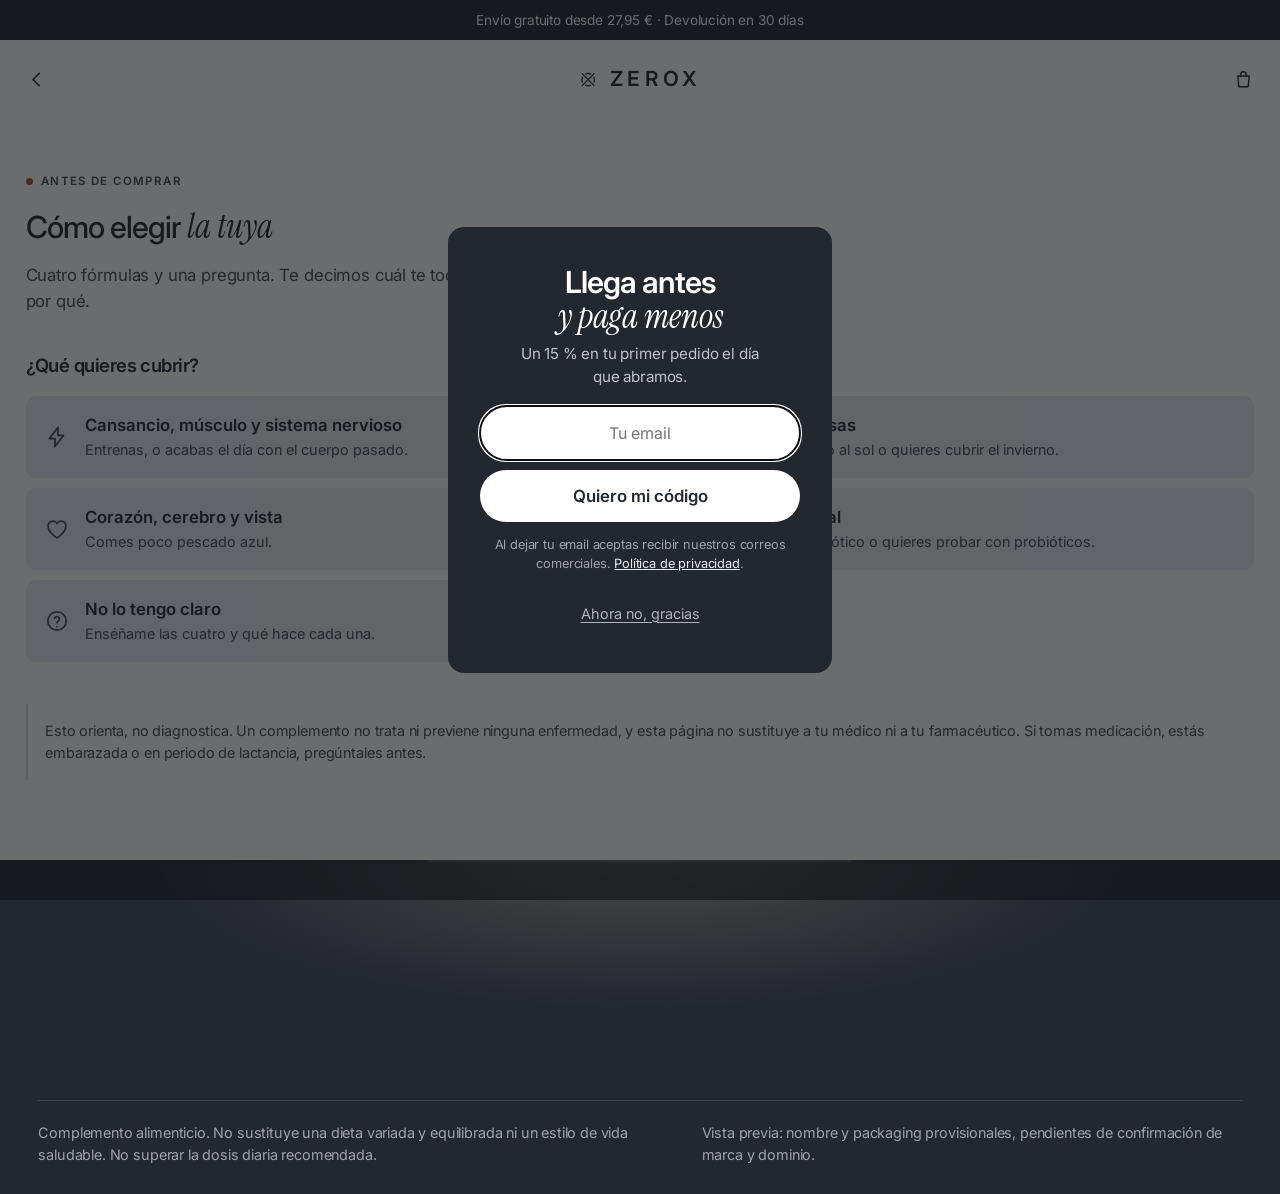
<file: elegir.html>
<!doctype html>
<html lang="es">
<head>
<meta charset="utf-8">
<meta name="viewport" content="width=device-width, initial-scale=1">
<title>Cómo elegir la tuya — ZEROX</title>
<meta name="description" content="Cuatro fórmulas y una pregunta. Te decimos cuál te toca, por qué esa, y qué mirar en la etiqueta para comprobarlo.">
<link rel="canonical" href="https://jaume-dotcom.github.io/ecom/elegir.html">
<link rel="icon" href="data:image/svg+xml,%3Csvg xmlns='http://www.w3.org/2000/svg' viewBox='0 0 100 100'%3E%3Cstyle%3Eg%7Bstroke:%2323272e%7D@media(prefers-color-scheme:dark)%7Bg%7Bstroke:%23eef0f4%7D%7D%3C/style%3E%3Cg fill='none' stroke-width='7'%3E%3Cpath d='M80.15 34.30 A 34 34 0 0 1 80.15 65.70'/%3E%3Cpath d='M65.70 80.15 A 34 34 0 0 1 34.30 80.15'/%3E%3Cpath d='M19.85 65.70 A 34 34 0 0 1 19.85 34.30'/%3E%3Cpath d='M34.30 19.85 A 34 34 0 0 1 65.70 19.85'/%3E%3Cpath d='M16 16 L84 84 M84 16 L16 84'/%3E%3C/g%3E%3C/svg%3E">
<link rel="preconnect" href="https://fonts.googleapis.com">
<link rel="preconnect" href="https://fonts.gstatic.com" crossorigin>
<link rel="stylesheet" href="https://fonts.googleapis.com/css2?family=Inter:wght@300;400;500;600&family=Instrument+Serif:ital@1&display=swap">
<link rel="stylesheet" href="estilos.css">
<script src="carrito.js" defer></script>
<script src="captura.js" defer></script>
<noscript><style>
  .reveal, .foot-anim { opacity: 1 !important; filter: none !important; transform: none !important; }
</style></noscript>
<style>
  /* La barra de aviso y la nav se copian de la ficha: es la misma cabecera y
     tiene que verse igual. Estas reglas viven en el HTML de cada pagina y no
     en estilos.css, que es como esta montado el resto del sitio. */
  /* ---------- barra de aviso + nav ---------- */
  .topbar {
    background: var(--ink); color: var(--paper);
    font-size: var(--t-xs); text-align: center; padding: 0.6rem 1rem;
  }
  nav {
    position: relative; display: flex; align-items: center;
    justify-content: space-between; padding: 1.1rem 0;
  }
  .logo { display: inline-flex; align-items: center; gap: 0.55rem; color: var(--ink); }
  .logo-mark { width: 1.15rem; height: 1.15rem; flex-shrink: 0; }
  .logo-word { font-weight: 600; font-size: var(--t-2xl); letter-spacing: 0.2em; text-indent: 0.2em; }
  nav > .logo {
    position: absolute; left: 50%; top: 50%; transform: translate(-50%, -50%);
  }
  /* relative para colgarle el contador de la cesta, y el reset porque el de
     la bolsa dejo de ser un <a> y ahora es un <button> */
  .nav-ico {
    position: relative;
    width: 2.75rem; height: 2.75rem; margin: 0 -0.7rem;
    display: grid; place-items: center; color: var(--ink);
    background: none; border: 0; padding: 0; cursor: pointer;
  }
  .nav-ico svg { width: 21px; height: 21px; }

  /* AQUI LAS VALORACIONES NO SON UN CARRUSEL, son una lista: es lo que se
     viene a ver. .resenas de estilos.css es una rejilla de flujo por COLUMNAS
     con anchos del 78 % y desplazamiento lateral, asi que no basta con poner
     display:grid: hay que devolver el flujo a filas y soltar el ancho fijo. */
  .resenas-todas {
    list-style: none; margin: 0; padding: 0;
    display: grid; grid-auto-flow: row;
    grid-template-columns: 1fr; grid-auto-columns: auto;
    gap: 0.9rem; overflow-x: visible;
  }
  /* y sin la proporcion cuadrada que llevan dentro del carrusel: aqui el alto
     lo pone el texto */
  .resenas-todas .resena { aspect-ratio: auto; align-content: start; padding: 0; }
  /* una linea de pelo entre valoraciones. En el carrusel cada tarjeta se veia
     porque iba en blanco sobre la banda; aqui el fondo tambien es blanco y sin
     separador se leerian como un solo bloque de texto. */
  .resenas-todas .resena + .resena {
    border-top: 1px solid var(--line); padding-top: 1.5rem;
  }
  .resenas-todas { gap: 1.5rem; }
  .resenas-cab { margin: 0 0 1.4rem; }
  .resenas-cab h1 {
    margin: 0 0 0.4rem; font-size: var(--t-6xl); font-weight: 600;
    line-height: 1.15; letter-spacing: var(--tracking-lg);
  }
  .resenas-cab p { margin: 0; color: var(--ink-soft); }
  .resenas-volver {
    display: inline-flex; align-items: center; gap: 0.5rem;
    min-height: 44px; margin: 1.6rem 0 0; padding: 0 1.2rem;
    border: 1px solid var(--line); border-radius: 999px; background: #fff;
    color: var(--ink); font-size: var(--t-base); font-weight: 500; cursor: pointer;
    font-family: var(--font);
  }
  .resenas-volver svg { width: 17px; height: 17px; fill: none; stroke: currentColor; stroke-width: 1.7; stroke-linecap: round; stroke-linejoin: round; }
  main.wrap { padding-top: 1.4rem; padding-bottom: 2.6rem; }
  @media (min-width: 860px) {
    .resenas-todas { grid-template-columns: 1fr 1fr; }
  }

  /* ---------- COMO ELEGIR LA TUYA ----------
     La pagina entera es un solo gesto: eliges que quieres cubrir y sale la
     respuesta. Lo que la separa de un quiz al uso es que la respuesta explica
     POR QUE esa y por que NO las otras tres, que es lo que de verdad le falta
     a quien esta delante de cuatro botes y no sabe cual coger. */
  .el-kicker {
    display: flex; align-items: center; gap: 0.5rem; margin: 2rem 0 0.9rem;
    font-size: var(--t-3xs); font-weight: 600;
    letter-spacing: 0.12em; text-transform: uppercase; color: var(--ink-soft);
  }
  .el-kicker span {
    width: 0.45rem; height: 0.45rem; border-radius: 50%;
    background: var(--acento); flex-shrink: 0;
  }
  .el-titulo { margin: 0 0 0.7rem; font-size: var(--t-4xl); font-weight: 500; letter-spacing: var(--tracking-lg); }
  .el-lede { margin: 0 0 2.4rem; font-size: var(--t-lg); line-height: 1.55; color: var(--ink-soft); max-width: 46ch; }

  .el-paso { margin: 0 0 1rem; font-size: var(--t-xl); font-weight: 600; letter-spacing: var(--tracking-lg); }

  /* Las metas, una debajo de otra y a todo el ancho. En rejilla de dos
     columnas los textos largos se partian en tres lineas y las cajas dejaban
     de tener la misma altura; en columna se leen como una lista de opciones,
     que es lo que son. */
  .el-metas { list-style: none; margin: 0 0 2.6rem; padding: 0; display: grid; gap: 0.6rem; }
  /* UN ICONO POR OPCION, a la izquierda y en columna propia. No es adorno:
     cinco cajas de texto seguidas se leen como un formulario, y con el icono
     cada una tiene una forma distinta que se reconoce de un vistazo sin leerla
     entera. Es de trazo y no de relleno, como los demas iconos del sitio.

     NO SE USAN FOTOS. La de producto destriparia la respuesta —ver el bote de
     omega-3 al lado de "corazon, cerebro y vista" convierte la pregunta en un
     catalogo— y las de personas ya estan las tres en "Para quien es" de la
     portada, asi que repetirlas empequeñece la web. */
  .el-meta {
    width: 100%; display: grid; grid-template-columns: auto 1fr;
    align-items: center; column-gap: 0.9rem; text-align: left;
    /* 44 px de alto minimo los pasa de largo, pero se deja explicito: es el
       control principal de la pagina y no puede quedarse corto nunca */
    min-height: 44px; padding: 1rem 1.1rem;
    /* EN --pop Y NO EN --tint. Las dos son las que tiene el sistema para
       rellenar una caja; la diferencia es la temperatura. El tinte es calido y
       en esta web significa "aqui va un producto": el hueco de la foto del pack,
       el de la tarjeta de la ficha. Estas cajas no son productos, son preguntas,
       y en calido se leian como cuatro cosas a la venta.
       --pop es el neutro frio del sistema y aqui hace lo suyo: rellena y enfria.

       OJO SI SE PIDE MAS AZUL: esto no es azul, es un gris con temperatura fria.
       Un azul de verdad seria un color de marca nuevo, y el sistema de esta web
       es una familia neutra mas UN acento; meter un segundo color hay que
       decidirlo, no colarlo en una caja. */
    background: var(--pop); border: 1px solid transparent; border-radius: var(--r-md);
    font-family: var(--font); cursor: pointer;
    transition: border-color 0.2s ease, background 0.2s ease;
  }
  .el-meta:hover { border-color: var(--ink-faint); }
  /* la elegida, en tinta llena: es el unico sitio de la pagina donde hace
     falta saber de un vistazo que se ha pulsado */
  .el-meta[aria-pressed="true"] { background: var(--ink); border-color: var(--ink); }
  .el-meta[aria-pressed="true"] b, .el-meta[aria-pressed="true"] span { color: var(--paper); }
  .el-txt { display: grid; gap: 0.2rem; min-width: 0; }
  .el-ico {
    /* 26 y no 22: a 22 el trazo de 1,6 se quedaba fino al lado de un titulo de
       16 px en negrita y el icono parecia una nota al margen. Y centrado en la
       caja, no alineado con la primera linea: con titulos de una y de dos lineas
       mezclados, alinearlo arriba dejaba los cinco iconos a alturas distintas. */
    width: 26px; height: 26px; flex-shrink: 0;
    fill: none; stroke: var(--ink-soft); stroke-width: 1.6;
    stroke-linecap: round; stroke-linejoin: round;
  }
  .el-meta[aria-pressed="true"] .el-ico { stroke: var(--paper); }
  .el-meta b { font-size: var(--t-lg); font-weight: 600; color: var(--ink); }
  .el-meta span { font-size: var(--t-sm); color: var(--ink-soft); line-height: 1.45; }

  /* ---------- la respuesta ---------- */
  .el-res { border-top: 1px solid var(--line); padding-top: 2rem; margin-bottom: 2.6rem; }
  .el-res-rotulo { margin: 0 0 0.4rem; font-size: var(--t-3xs); font-weight: 600; letter-spacing: 0.12em; text-transform: uppercase; color: var(--ink-soft); }
  .el-res-nombre { margin: 0; font-size: var(--t-3xl); font-weight: 600; letter-spacing: var(--tracking-lg); }
  .el-res-sub { margin: 0.2rem 0 1.4rem; font-size: var(--t-md); color: var(--ink-soft); }

  .el-bloque { margin: 0 0 1.4rem; }
  .el-bloque h3 { margin: 0 0 0.6rem; font-size: var(--t-base); font-weight: 600; letter-spacing: 0.02em; }
  .el-bloque p { margin: 0 0 0.6rem; font-size: var(--t-md); line-height: 1.55; color: var(--ink-soft); }
  .el-bloque ul { list-style: none; margin: 0; padding: 0; display: grid; gap: 0.6rem; }
  .el-bloque li { position: relative; padding-left: 1.25rem; font-size: var(--t-md); line-height: 1.5; color: var(--ink-soft); }
  .el-bloque li::before {
    content: ""; position: absolute; left: 0; top: 0.42em;
    width: 0.75em; height: 0.75em; background: var(--ink);
    -webkit-mask: var(--icono-tick) center / contain no-repeat;
    mask: var(--icono-tick) center / contain no-repeat;
  }

  .el-acciones { display: grid; gap: 0.6rem; margin-top: 1.6rem; }
  .el-cta {
    display: flex; align-items: center; justify-content: center; gap: 0.5rem;
    width: 100%; min-height: 48px; padding: 0.95rem 1.2rem;
    border: 0; border-radius: 999px; background: var(--ink); color: var(--paper);
    font-family: var(--font); font-size: var(--btn-txt); font-weight: var(--btn-peso);
    cursor: pointer; transition: background 0.2s ease;
  }
  .el-cta:hover { background: var(--accion-hover); }
  .el-otro { text-align: center; font-size: var(--t-sm); color: var(--ink-soft); }
  .el-otro a { color: var(--ink); text-decoration: underline; text-underline-offset: 3px; }

  /* ---------- el aviso ---------- */
  .el-aviso {
    margin: 0 0 2.4rem; padding: 1rem 1.1rem;
    border-left: 2px solid var(--line);
    font-size: var(--t-sm); line-height: 1.55; color: var(--ink-soft);
  }

  @media (min-width: 860px) {
    .el-titulo { font-size: var(--t-5xl); }
    .el-metas { grid-template-columns: repeat(2, 1fr); }
    .el-res { max-width: 46rem; }
  }
  @media (prefers-reduced-motion: reduce) { .el-meta, .el-cta { transition: none; } }

</style>
</head>
<body>

<div class="topbar">Envío gratuito desde 27,95 € · Devolución en 30 días</div>

<div class="wrap">
  <nav>
    <a class="nav-ico" id="volver" href="index.html#asesoria" aria-label="Volver">
      <svg viewBox="0 0 24 24" fill="none" stroke="currentColor" stroke-width="1.7" stroke-linecap="round" stroke-linejoin="round" aria-hidden="true"><path d="M15 5l-7 7 7 7"/></svg>
    </a>
    <a class="logo" href="index.html">
      <svg class="logo-mark" viewBox="0 0 100 100" aria-hidden="true">
        <g fill="none" stroke="currentColor" stroke-width="7">
          <path d="M80.15 34.30 A 34 34 0 0 1 80.15 65.70"/>
          <path d="M65.70 80.15 A 34 34 0 0 1 34.30 80.15"/>
          <path d="M19.85 65.70 A 34 34 0 0 1 19.85 34.30"/>
          <path d="M34.30 19.85 A 34 34 0 0 1 65.70 19.85"/>
          <path d="M16 16 L84 84 M84 16 L16 84"/>
        </g>
      </svg>
      <span class="logo-word">ZEROX</span>
    </a>
    <button type="button" class="nav-ico" data-cart-abrir aria-label="Tu cesta, vacía">
      <svg viewBox="0 0 24 24" aria-hidden="true">
        <path d="M5.5 8h13l-1.1 12.2H6.6L5.5 8Z" fill="none" stroke="currentColor" stroke-width="1.6" stroke-linejoin="round"/>
        <path d="M9 8.5V6.2a3 3 0 0 1 6 0v2.3" fill="none" stroke="currentColor" stroke-width="1.6" stroke-linecap="round"/>
      </svg>
    </button>
  </nav>
</div>

<main class="wrap">

  <p class="el-kicker"><span aria-hidden="true"></span>Antes de comprar</p>
  <h1 class="el-titulo">Cómo elegir <span class="h2-soft">la tuya</span></h1>
  <p class="el-lede">Cuatro fórmulas y una pregunta. Te decimos cuál te toca y por qué.</p>


  <h2 class="el-paso">¿Qué quieres cubrir?</h2>
  <!-- LAS OPCIONES SON OBJETIVOS, NO SINTOMAS. La diferencia no es de estilo:
       preguntar por sintomas y responder con un producto es una alegacion de
       salud, y en complementos alimenticios solo valen las autorizadas por el
       reglamento 432/2012. Cada objetivo esta escrito con las palabras exactas
       de la alegacion que le corresponde. -->
  <ul class="el-metas">
    <li><button type="button" class="el-meta" data-meta="mag" aria-pressed="false">
      <svg class="el-ico" viewBox="0 0 24 24" aria-hidden="true"><path d="M13 3 5 13.5h5.2L10 21l8-10.5h-5.2L13 3z"/></svg>
      <span class="el-txt"><b>Cansancio, músculo y sistema nervioso</b>
      <span>Entrenas, o acabas el día con el cuerpo pasado.</span></span>
    </button></li>
    <li><button type="button" class="el-meta" data-meta="d3" aria-pressed="false">
      <svg class="el-ico" viewBox="0 0 24 24" aria-hidden="true"><path d="M12 3.5 5.5 6v5.6c0 4 2.7 7.4 6.5 8.9 3.8-1.5 6.5-4.9 6.5-8.9V6L12 3.5z"/></svg>
      <span class="el-txt"><b>Huesos y defensas</b>
      <span>Pasas poco tiempo al sol o quieres cubrir el invierno.</span></span>
    </button></li>
    <li><button type="button" class="el-meta" data-meta="om3" aria-pressed="false">
      <svg class="el-ico" viewBox="0 0 24 24" aria-hidden="true"><path d="M12 20.2S3.8 15 3.8 9.4A4.4 4.4 0 0 1 12 7a4.4 4.4 0 0 1 8.2 2.4c0 5.6-8.2 10.8-8.2 10.8z"/></svg>
      <span class="el-txt"><b>Corazón, cerebro y vista</b>
      <span>Comes poco pescado azul.</span></span>
    </button></li>
    <li><button type="button" class="el-meta" data-meta="pro" aria-pressed="false">
      <svg class="el-ico" viewBox="0 0 24 24" aria-hidden="true"><path d="M20 4c0 8-4.6 12.5-11 12.5"/><path d="M20 4C9.6 4 5.4 8 5.4 12.6c0 2.2 1.4 3.9 3.6 3.9"/><path d="M6.5 20.5c.6-2.4 1.6-4.4 2.5-5.4"/></svg>
      <span class="el-txt"><b>La flora intestinal</b>
      <span>Vienes de un antibiótico o quieres probar con probióticos.</span></span>
    </button></li>
    <li><button type="button" class="el-meta" data-meta="todas" aria-pressed="false">
      <svg class="el-ico" viewBox="0 0 24 24" aria-hidden="true"><circle cx="12" cy="12" r="8.5"/><path d="M9.7 9.4a2.4 2.4 0 0 1 4.6.8c0 1.6-2.3 1.9-2.3 3.3"/><path d="M12 17.2v.01"/></svg>
      <span class="el-txt"><b>No lo tengo claro</b>
      <span>Enséñame las cuatro y qué hace cada una.</span></span>
    </button></li>
  </ul>


  <!-- EL AVISO, ENTRE LAS OPCIONES Y LA RESPUESTA. Estuvo arriba del todo y
       estorbaba: lo primero que se leia en una pagina que existe para ayudarte
       era una lista de advertencias.

       Aqui sigue cumpliendo lo importante, que no es estar arriba sino estar
       ANTES DE LA DECISION: la respuesta se escribe justo debajo de este
       parrafo, asi que quien toma medicacion lo lee antes de que le digamos
       cual comprar, y no en letra pequeña al final cuando ya ha decidido. -->
  <p class="el-aviso">Esto orienta, no diagnostica. Un complemento no trata ni previene ninguna enfermedad, y esta página no sustituye a tu médico ni a tu farmacéutico. Si tomas medicación, estás embarazada o en periodo de lactancia, pregúntales antes.</p>

  <!-- la respuesta se escribe desde el script: son cinco variantes del mismo
       molde y tenerlas en el HTML seria repetir cinco veces la misma caja -->
  <div class="el-res" id="el-res" hidden></div>

</main>

<footer id="footer-signup">
  <div class="foot-panel">
    <span class="foot-hair" aria-hidden="true"></span>
    <div class="foot-grid">

      <div class="foot-brand reveal foot-anim">
        <a class="logo" href="index.html">
          <svg class="logo-mark" viewBox="0 0 100 100" aria-hidden="true">
            <g fill="none" stroke="currentColor" stroke-width="7">
              <path d="M80.15 34.30 A 34 34 0 0 1 80.15 65.70"/>
              <path d="M65.70 80.15 A 34 34 0 0 1 34.30 80.15"/>
              <path d="M19.85 65.70 A 34 34 0 0 1 19.85 34.30"/>
              <path d="M34.30 19.85 A 34 34 0 0 1 65.70 19.85"/>
              <path d="M16 16 L84 84 M84 16 L16 84"/>
            </g>
          </svg>
          <span class="logo-word">ZEROX</span>
        </a>
        <p class="foot-claim">Qué lleva, cuánto lleva y por qué.</p>
        <p class="foot-copy">&copy; 2026 ZEROX</p>
      </div>

      <div class="foot-cols">
        <div class="foot-col reveal foot-anim">
          <h3>Fórmulas</h3>
          <ul>
            <li><a href="magnesio.html">Magnesio Bisglicinato</a></li>
            <li><a href="index.html#catalogo">Vitamina D3 + K2</a></li>
            <li><a href="index.html#catalogo">Omega&ndash;3 EPA+DHA</a></li>
            <li><a href="index.html#catalogo">Probiótico Multicepa</a></li>
          </ul>
        </div>
        <div class="foot-col reveal foot-anim">
          <h3>La marca</h3>
          <ul>
            <li><a href="index.html#criterio">Cómo elegimos</a></li>
            <li><a href="elegir.html">Cómo elegir la tuya</a></li>
            <li class="pendiente-sento" hidden><a href="libro.html">El libro</a></li>
            <li><a href="#faq">Preguntas</a></li>
          </ul>
        </div>
        <div class="foot-col reveal foot-anim">
          <h3>Ayuda</h3>
          <ul>
            <li><a href="#alta">Acceso anticipado</a></li>
            <li><a href="#faq">Envíos y devoluciones</a></li>
            <li><a href="#footer-signup">Contacto</a></li>
          </ul>
        </div>
        <div class="foot-col reveal foot-anim">
          <h3>Legal</h3>
          <ul>
            <li><a href="#">Aviso legal</a></li>
            <li><a href="privacidad.html">Privacidad</a></li>
            <li><a href="#">Cookies</a></li>
          </ul>
        </div>
      </div>

    </div>

    <div class="foot-bottom">
      <span>Complemento alimenticio. No sustituye una dieta variada y equilibrada ni un estilo de vida saludable. No superar la dosis diaria recomendada.</span>
      <span class="disclaimer">Vista previa: nombre y packaging provisionales, pendientes de confirmación de marca y dominio.</span>
    </div>
  </div>
</footer>


<script>
  /* ===========================================================================
     COMO ELEGIR LA TUYA.

     Un solo paso: se elige un objetivo y se escribe la respuesta. No hay mas
     preguntas a proposito. Con cuatro productos, un cuestionario de seis
     preguntas es teatro: quien lo hace nota que las respuestas no cambian nada.

     Lo que si aporta es el bloque de descartes. Decir por que NO las otras tres
     es la parte que no hace nadie, y es la que convierte una recomendacion en
     una explicacion.

     TODO EL TEXTO DE "POR QUE ESTA" SALE DE ALEGACIONES AUTORIZADAS por el
     reglamento 432/2012, palabra por palabra. No se añade ni una promesa que no
     este en esa lista, y el probiotico es el caso limite: no tiene ninguna
     autorizada, asi que su respuesta lo dice en vez de inventarse uno.
     =========================================================================== */
  (function () {
    var FORMULAS = {
      mag: {
        nombre: 'Magnesio Bisglicinato',
        sub: '360 mg de magnesio elemental · 90 cápsulas, para 30 días · 22,90 €',
        add: 'mag', img: 'ficha-magnesio.jpg', precio: '22.90',
        addNombre: 'Magnesio', addSub: 'Bisglicinato · 360 mg',
        ficha: 'magnesio.html',
        porQue: [
          'Contribuye a disminuir el cansancio y la fatiga.',
          'Contribuye a la función muscular normal.',
          'Contribuye al funcionamiento normal del sistema nervioso.'
        ],
        mira: 'Mira el <b>magnesio elemental</b> por dosis, no el peso de la sal. Un bote que anuncia «1.000 mg de citrato» puede llevar 160 de magnesio de verdad. Aquí son 360, y va delante.'
      },
      d3: {
        nombre: 'Vitamina D3 + K2',
        sub: '2.000–4.000 UI · 18,90 €',
        add: 'd3', img: 'hero-d3k2.jpg', precio: '18.90',
        addNombre: 'Vitamina D3', addSub: 'Con K2 · 2.000–4.000 UI',
        porQue: [
          'Contribuye al mantenimiento de los huesos y los dientes en condiciones normales.',
          'Contribuye al funcionamiento normal del sistema inmunitario.',
          'Contribuye a la absorción y utilización normales del calcio.'
        ],
        mira: 'Mira las <b>UI por cápsula</b> y si lleva K2. Y mira la fecha: la vitamina D se agota en invierno, que es justo cuando hace falta.'
      },
      om3: {
        nombre: 'Omega–3 EPA+DHA',
        sub: '1.000–2.000 mg · 27,90 €',
        add: 'om3', img: 'hero-omega3.jpg', precio: '27.90',
        addNombre: 'Omega–3', addSub: 'EPA+DHA · 1.000–2.000 mg',
        porQue: [
          'El DHA contribuye al mantenimiento de la función cerebral normal.',
          'El DHA contribuye al mantenimiento de la visión en condiciones normales.',
          'El EPA y el DHA contribuyen al funcionamiento normal del corazón.'
        ],
        mira: 'Mira el <b>EPA y el DHA</b>, no los «miligramos de aceite de pescado». Son cosas distintas y la segunda no dice nada: un aceite de 1.000 mg puede llevar 300 de omega-3 útil.'
      },
      pro: {
        nombre: 'Probiótico Multicepa',
        sub: '10–20 mil millones de UFC · 24,90 €',
        add: 'pro', img: 'hero-probiotico.jpg', precio: '24.90',
        addNombre: 'Probiótico', addSub: 'Multicepa · 10–20 mil M UFC',
        /* EL CASO LIMITE, y el momento en el que esta pagina se gana el nombre.
           En la UE no hay ni una sola alegacion de salud autorizada para
           probioticos: la palabra «probiotico» se considera por si misma una
           alegacion. Asi que aqui no se promete un efecto. Se dice que no se
           puede prometer, que es informacion util y ademas es la verdad. */
        sinAlegacion: true,
        porQue: [
          'Cápsula gastrorresistente: llega al intestino sin deshacerse en el estómago.',
          'Cepas seleccionadas por resistencia, con su nombre y su número en la etiqueta.',
          'Sin azúcares ni edulcorantes.'
        ],
        mira: 'Mira las <b>cepas con nombre y apellido</b> —género, especie y cepa— y las UFC <b>al final de la vida útil</b>, no en el momento de fabricar. Casi nadie publica la segunda.'
      }
    };

    /* AQUI ESTUVO "POR QUE NO LAS OTRAS TRES", una tabla con una frase por
       formula que se pintaba al final de cada respuesta. Se retira: en
       pantalla eran tres lineas describiendo productos que no has elegido,
       justo antes del boton, y alargaban la respuesta sin ayudar a decidir.
       La idea sigue viva donde si sirve: en "Qué mirar en la etiqueta", que
       explica sin hablar de las otras. Vuelve mirando el historial de git. */

    var caja = document.getElementById('el-res');
    var botones = Array.prototype.slice.call(document.querySelectorAll('.el-meta'));
    if (!caja || !botones.length) { return; }

    function lista(arr) {
      return '<ul>' + arr.map(function (x) { return '<li>' + x + '</li>'; }).join('') + '</ul>';
    }

    function pintarFormula(k) {
      var f = FORMULAS[k];
      var html = '';
      html += '<p class="el-res-rotulo">Te toca</p>';
      html += '<h2 class="el-res-nombre">' + f.nombre + '</h2>';
      html += '<p class="el-res-sub">' + f.sub + '</p>';

      html += '<div class="el-bloque"><h3>' + (f.sinAlegacion ? 'Lo que sí podemos decirte' : 'Por qué esta') + '</h3>';
      if (f.sinAlegacion) {
        html += '<p>Aquí toca parar un momento. En la Unión Europea <b>no hay ninguna alegación de salud autorizada para probióticos</b>, así que nadie puede prometerte legalmente un efecto, y quien te lo promete te lo está colando. Lo que sí podemos hacer es enseñarte exactamente qué lleva:</p>';
      }
      html += lista(f.porQue) + '</div>';

      html += '<div class="el-bloque"><h3>Qué mirar en la etiqueta</h3><p>' + f.mira + '</p></div>';


      html += '<div class="el-acciones">';
      html += '<button type="button" class="el-cta" data-add="' + f.add + '" data-img="' + f.img + '"' +
              ' data-nombre="' + f.addNombre + '" data-sub="' + f.addSub + '" data-precio="' + f.precio + '">Añadir a la cesta</button>';
      /* solo el magnesio tiene ficha propia todavia; para las otras tres el
         enlace honesto es el catalogo, no una pagina que no existe */
      html += f.ficha
        ? '<p class="el-otro"><a href="' + f.ficha + '">Ver la ficha completa</a></p>'
        : '<p class="el-otro"><a href="index.html#catalogo">Verla en el catálogo</a></p>';
      html += '</div>';
      return html;
    }

    function pintarTodas() {
      var html = '<p class="el-res-rotulo">Las cuatro</p>';
      html += '<h2 class="el-res-nombre">Qué hace cada una</h2>';
      html += '<p class="el-res-sub">Y para qué no sirve ninguna: ninguna sustituye a comer bien.</p>';
      Object.keys(FORMULAS).forEach(function (k) {
        var f = FORMULAS[k];
        html += '<div class="el-bloque"><h3>' + f.nombre + '</h3>' + lista(f.porQue) + '</div>';
      });
      html += '<div class="el-acciones"><p class="el-otro"><a href="index.html#catalogo">Ver las cuatro con su precio</a></p></div>';
      return html;
    }

    botones.forEach(function (b) {
      b.addEventListener('click', function () {
        var k = b.getAttribute('data-meta');
        botones.forEach(function (o) { o.setAttribute('aria-pressed', String(o === b)); });
        caja.innerHTML = (k === 'todas') ? pintarTodas() : pintarFormula(k);
        caja.hidden = false;
        /* se lleva la vista a la respuesta: en un movil la caja nace por debajo
           del pliegue y sin esto parece que el boton no ha hecho nada */
        caja.scrollIntoView({ behavior: 'smooth', block: 'start' });
      });
    });
  })();
</script>

</body>
</html>
</file>
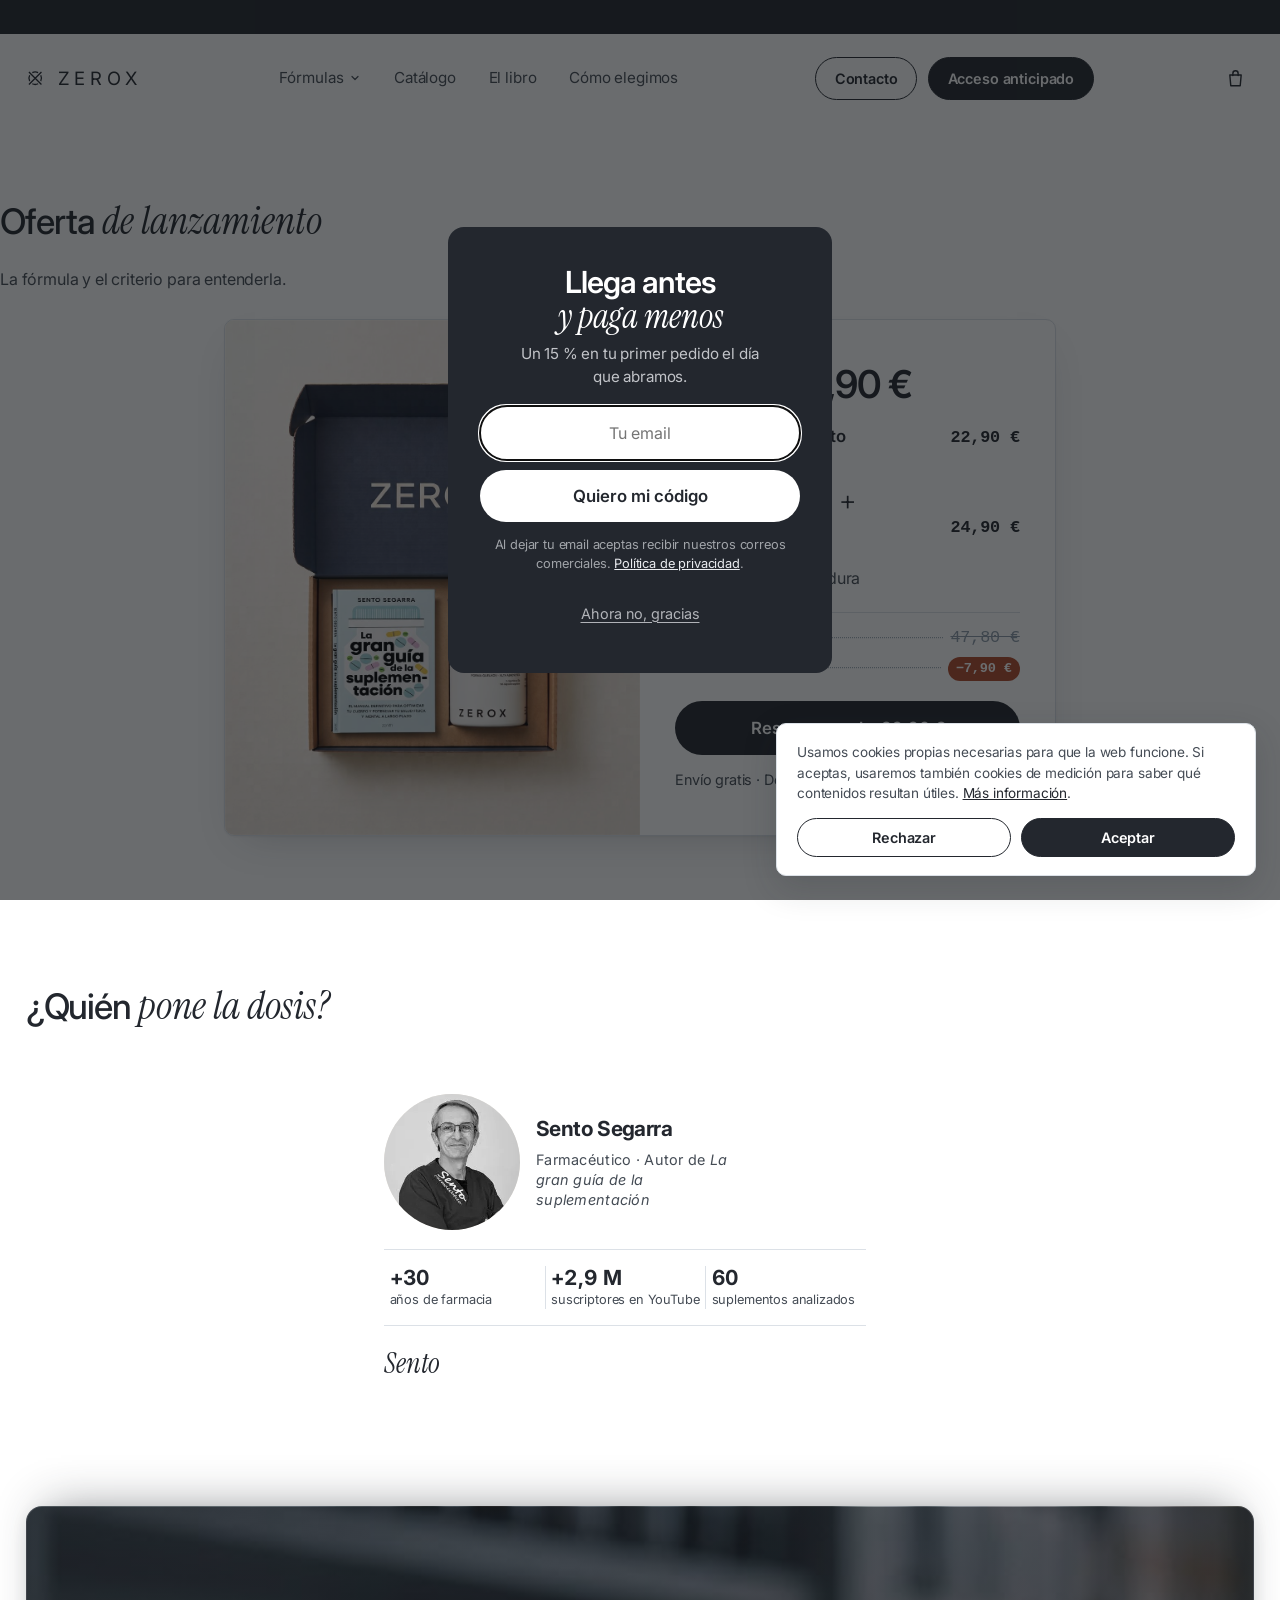
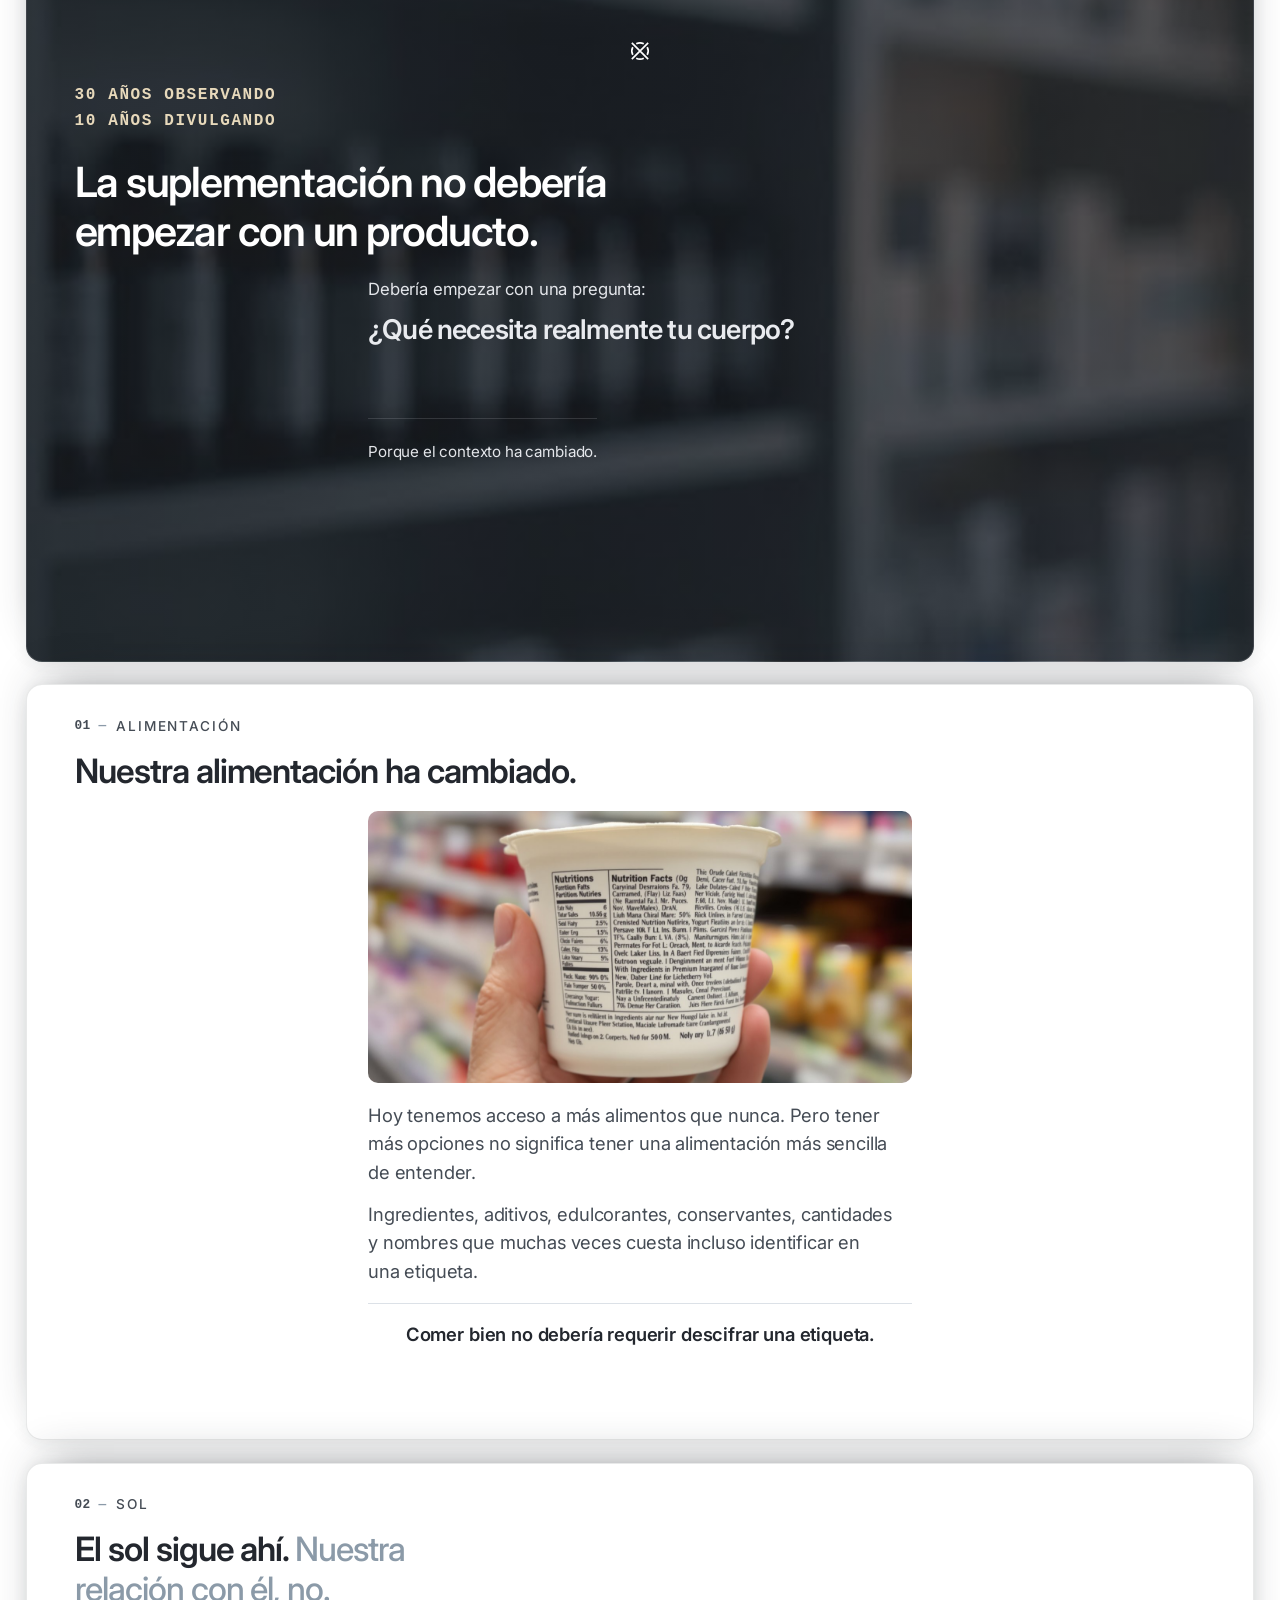
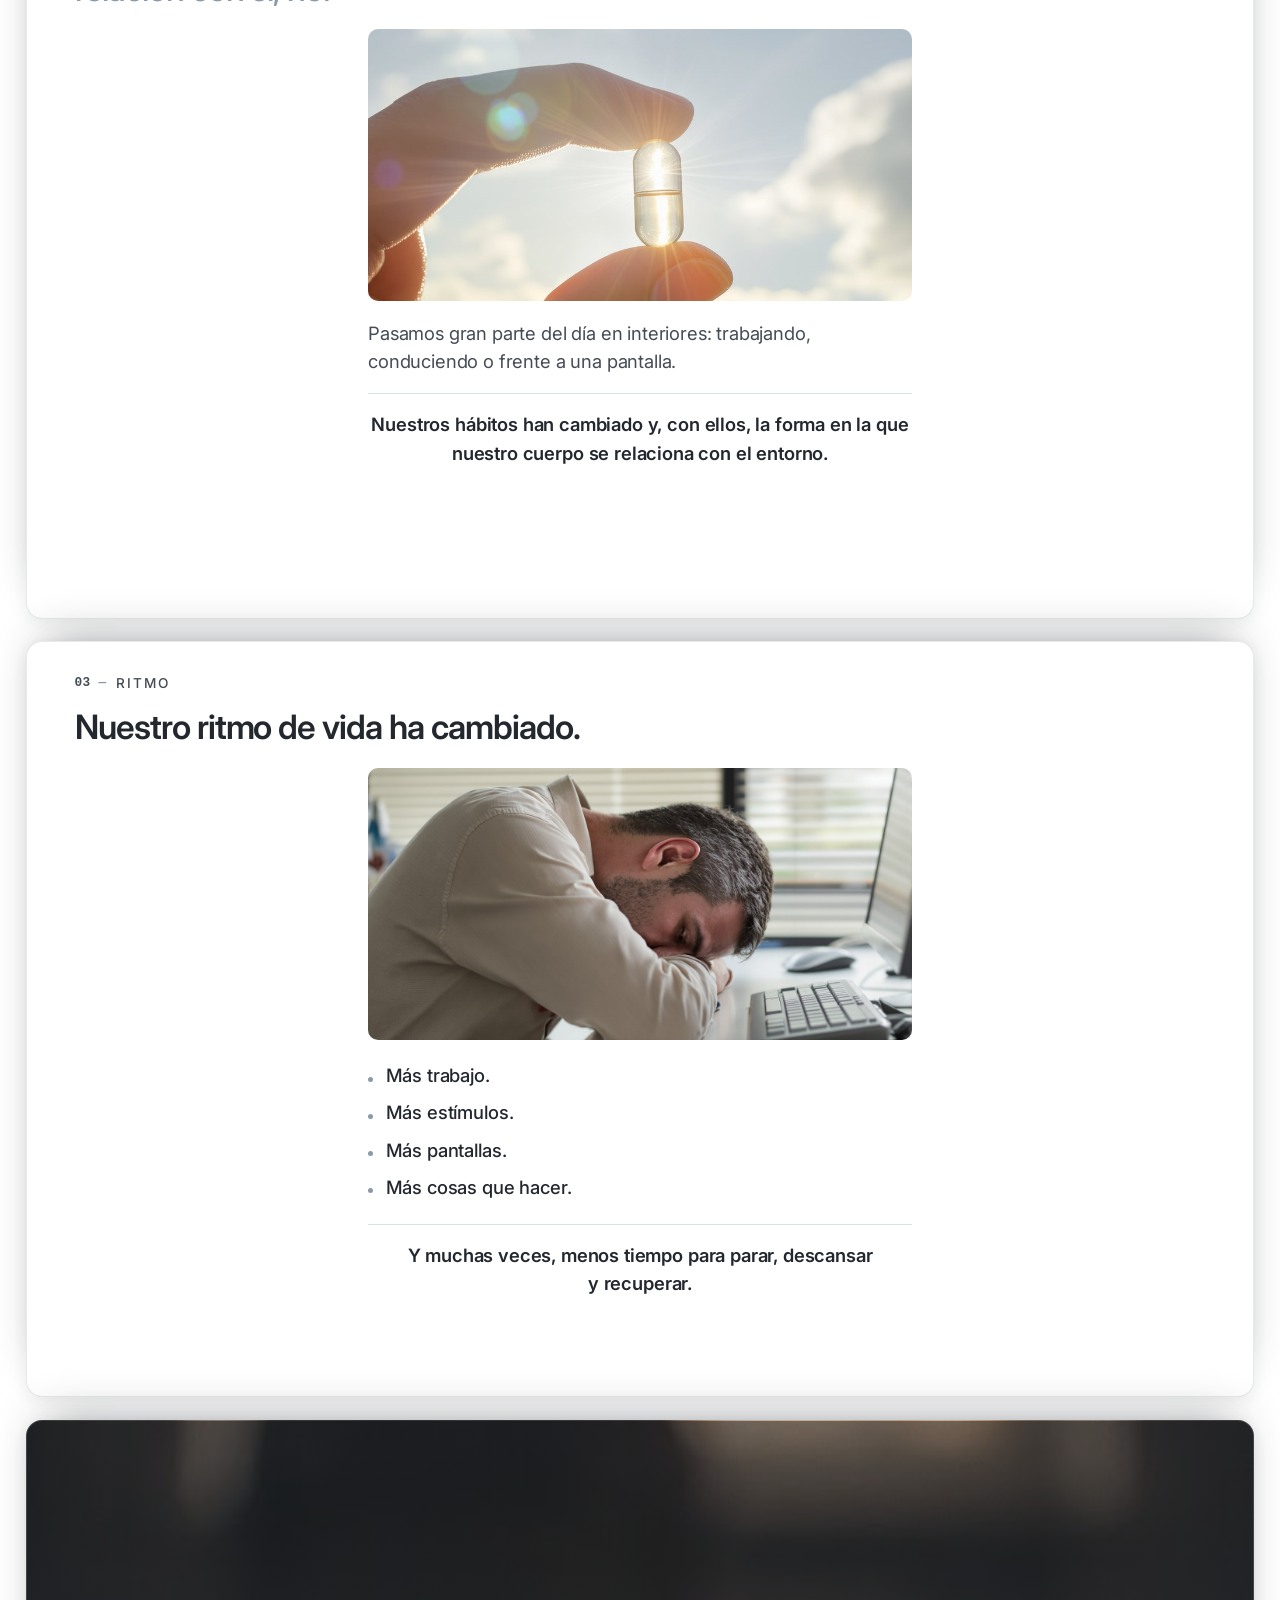
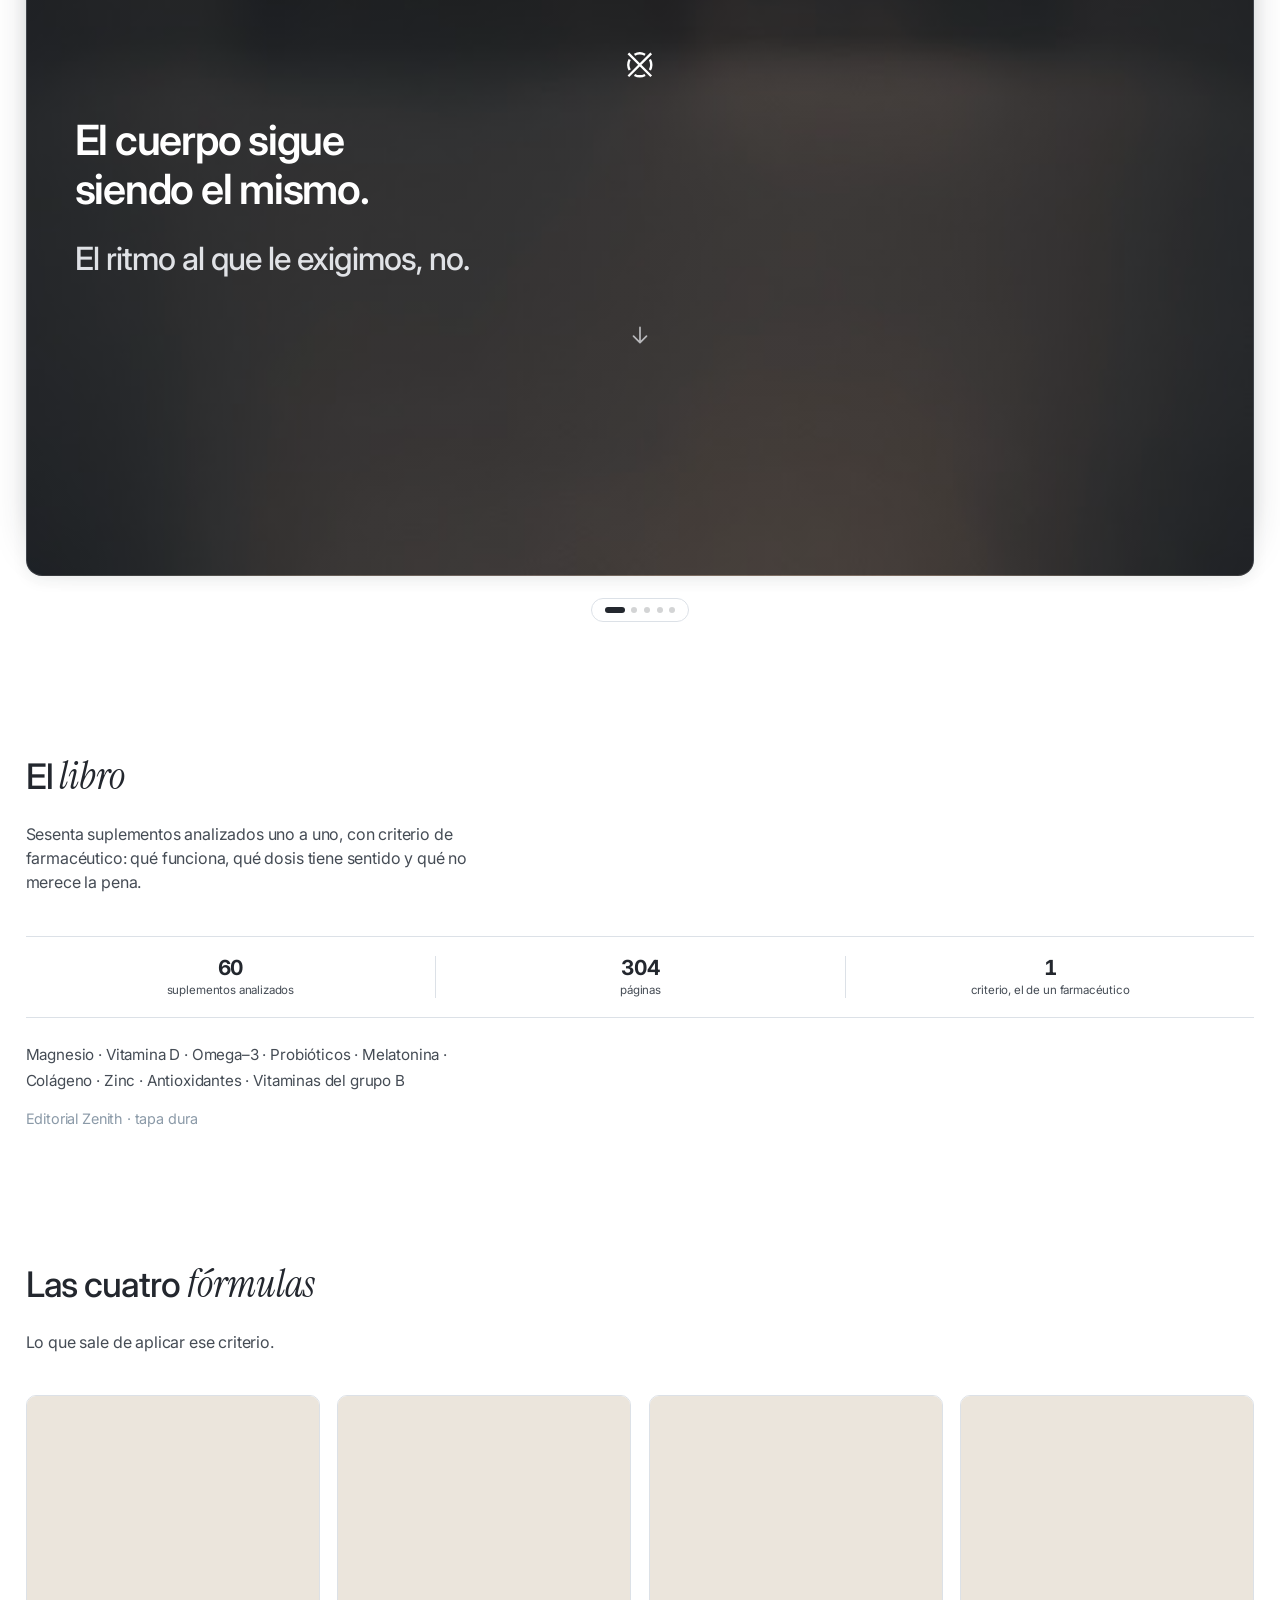
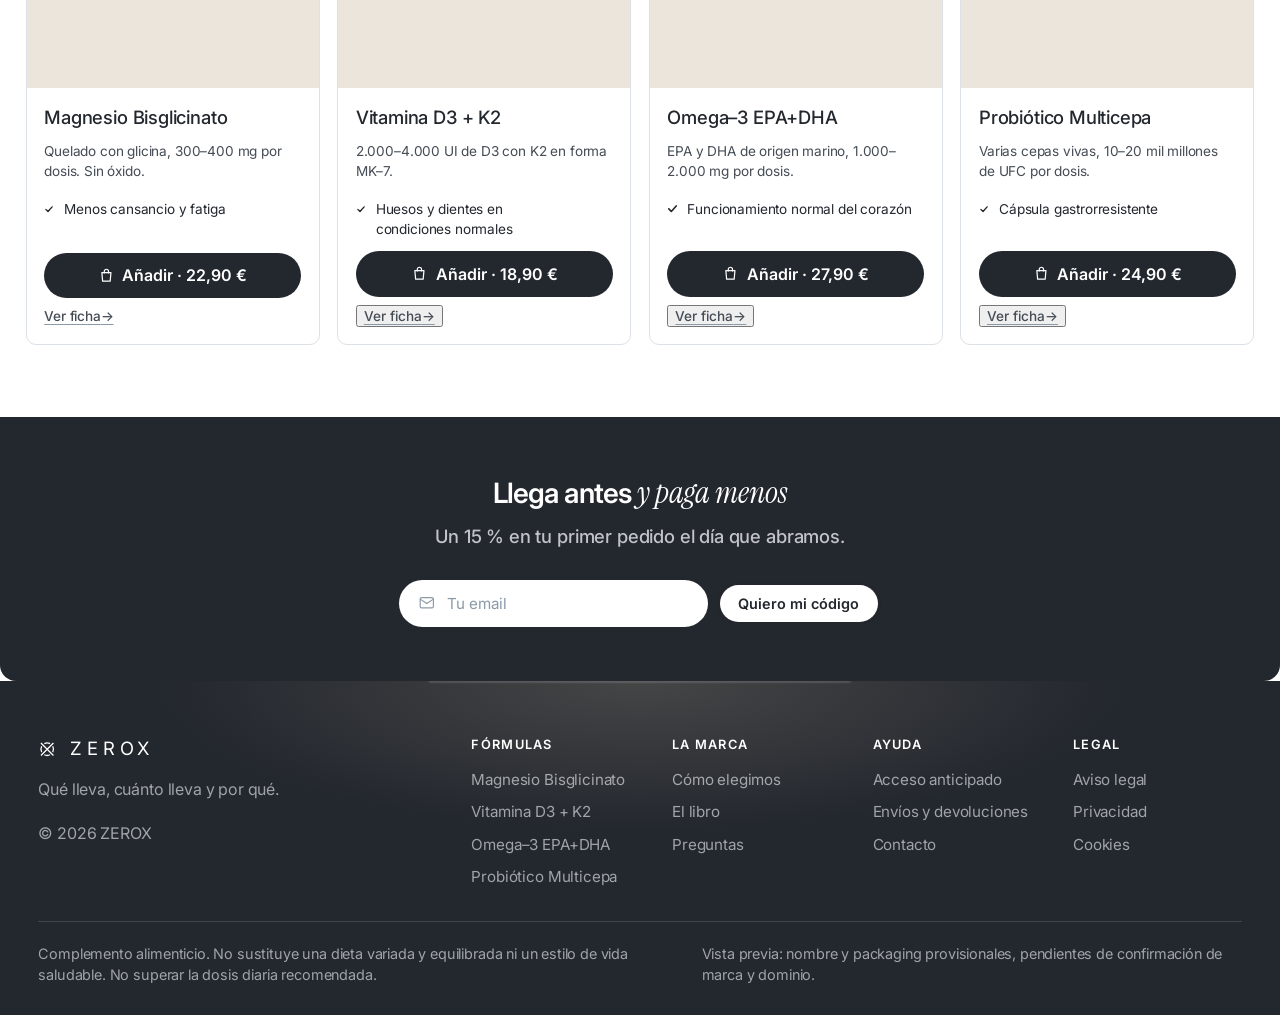
<file: libro.html>
<!doctype html>
<html lang="es">
<meta charset="utf-8">
<meta name="viewport" content="width=device-width, initial-scale=1">
<title>La gran guía de la suplementación — ZEROX</title>
<meta name="description" content="Por qué la suplementación no debería empezar con un producto. El libro de Sento Segarra, farmacéutico, con sesenta suplementos analizados uno a uno.">

<!-- EN PAUSA A LA ESPERA DE SENTO. La pagina se queda entera pero fuera de
     la web: ya no la enlaza nadie y con noindex tampoco la indexa Google, que
     si no seguiria apareciendo en las busquedas aunque no haya como llegar.
     Para devolverla: quitar esta linea y los hidden de "pendiente-sento". -->
<meta name="robots" content="noindex">

<!-- favicon: el punto de mira en versión compacta, la pensada para 16px -->
<link rel="icon" href="data:image/svg+xml,%3Csvg xmlns='http://www.w3.org/2000/svg' viewBox='0 0 100 100'%3E%3Cstyle%3Eg%7Bstroke:%2323272e%7D@media(prefers-color-scheme:dark)%7Bg%7Bstroke:%23eef0f4%7D%7D%3C/style%3E%3Cg fill='none' stroke-width='7'%3E%3Cpath d='M80.15 34.30 A 34 34 0 0 1 80.15 65.70'/%3E%3Cpath d='M65.70 80.15 A 34 34 0 0 1 34.30 80.15'/%3E%3Cpath d='M19.85 65.70 A 34 34 0 0 1 19.85 34.30'/%3E%3Cpath d='M34.30 19.85 A 34 34 0 0 1 65.70 19.85'/%3E%3Cpath d='M16 16 L84 84 M84 16 L16 84'/%3E%3C/g%3E%3C/svg%3E">

<!-- sin esto, al pegar el enlace en WhatsApp o Instagram sale un recuadro vacío -->
<meta property="og:type" content="website">
<meta property="og:site_name" content="ZEROX">
<meta property="og:locale" content="es_ES">
<meta property="og:url" content="https://jaume-dotcom.github.io/ecom/">
<meta property="og:title" content="La gran guía de la suplementación — ZEROX">
<meta property="og:description" content="Sesenta suplementos analizados uno a uno, con criterio de farmacéutico.">
<meta property="og:image" content="https://jaume-dotcom.github.io/ecom/og.jpg">
<meta property="og:image:width" content="2400">
<meta property="og:image:height" content="1109">
<meta property="og:image:alt" content="Bote de Magnesio Bisglicinato de ZEROX sostenido en una mano">
<meta name="twitter:card" content="summary_large_image">
<meta name="twitter:title" content="La gran guía de la suplementación — ZEROX">
<meta name="twitter:description" content="Sesenta suplementos analizados uno a uno, con criterio de farmacéutico.">
<meta name="twitter:image" content="https://jaume-dotcom.github.io/ecom/og.jpg">
<link rel="canonical" href="https://jaume-dotcom.github.io/ecom/">

<!-- Inter: humanista, altura de x muy alta y aperturas abiertas, que es lo que
     mejor se lee a partir de los 55. Sustituye a la fuente del sistema, que
     hacía que la marca se viera distinta en cada dispositivo. -->
<link rel="preconnect" href="https://fonts.googleapis.com">
<link rel="preconnect" href="https://fonts.gstatic.com" crossorigin>
<link rel="stylesheet" href="https://fonts.googleapis.com/css2?family=Inter:wght@300;400;500;600&family=Instrument+Serif:ital@1&display=swap">
<link rel="stylesheet" href="estilos.css">
<script src="carrito.js" defer></script>
<script src="captura.js" defer></script>
<noscript><style>
  /* sin JS el observador no anade .in y todo lo animado al hacer scroll se
     quedaria invisible, incluidos los avisos legales del pie */
  .reveal, .foot-anim { opacity: 1 !important; filter: none !important; transform: none !important; }
</style></noscript>

<div class="topbar">
  <div class="topbar-slides">
    <span class="topbar-slide tb-1">Envío gratis a partir de 27,95&nbsp;&euro;</span>
    <span class="topbar-slide tb-2">Devolución en 30 días</span>
    <span class="topbar-slide tb-3">Plazas limitadas de acceso anticipado</span>
  </div>
</div>

  <div class="hero-nav wrap">
    <nav>
      <button class="nav-toggle" id="nav-toggle" aria-label="Abrir menú" aria-expanded="false" aria-controls="mobile-menu">
        <span></span><span></span><span></span>
      </button>

      <a class="logo" href="index.html" aria-label="Volver a la portada de ZEROX">
        <svg class="logo-mark" viewBox="0 0 100 100" aria-hidden="true">
          <g fill="none" stroke="currentColor" stroke-width="7">
            <path d="M80.15 34.30 A 34 34 0 0 1 80.15 65.70"/>
            <path d="M65.70 80.15 A 34 34 0 0 1 34.30 80.15"/>
            <path d="M19.85 65.70 A 34 34 0 0 1 19.85 34.30"/>
            <path d="M34.30 19.85 A 34 34 0 0 1 65.70 19.85"/>
            <path d="M16 16 L84 84 M84 16 L16 84"/>
          </g>
        </svg>
        <span class="logo-word">ZEROX</span>
      </a>

      <div class="navmenu">
        <div class="navmenu-item">
          <button class="navmenu-trigger" id="formulas-trigger" aria-expanded="false" aria-controls="formulas-panel">
            Fórmulas
            <svg class="chevron" viewBox="0 0 16 16" width="12" height="12" aria-hidden="true"><path d="M4 6l4 4 4-4" fill="none" stroke="currentColor" stroke-width="1.6" stroke-linecap="round" stroke-linejoin="round"/></svg>
          </button>
          <div class="navmenu-panel" id="formulas-panel">
            <div class="navmenu-grid">
              <a href="index.html#catalogo"><p class="nm-title">Magnesio Bisglicinato</p><p class="nm-desc">300&ndash;400&nbsp;mg por dosis</p></a>
              <a href="index.html#catalogo"><p class="nm-title">Vitamina D3 + K2</p><p class="nm-desc">2.000&ndash;4.000&nbsp;UI + MK&ndash;7</p></a>
              <a href="index.html#catalogo"><p class="nm-title">Omega&ndash;3 EPA+DHA</p><p class="nm-desc">1.000&ndash;2.000&nbsp;mg por dosis</p></a>
              <a href="index.html#catalogo"><p class="nm-title">Probiótico Multicepa</p><p class="nm-desc">10&ndash;20 mil M. UFC</p></a>
            </div>
            <a class="navmenu-foot" href="index.html#catalogo">Ver las cuatro fórmulas &rarr;</a>
          </div>
        </div>
        <a class="navmenu-link" href="index.html#catalogo">Catálogo</a>
        <a class="navmenu-link" href="#libro">El libro</a>
        <a class="navmenu-link" href="index.html#criterio">Cómo elegimos</a>
      </div>

      <div class="nav-cta">
        <a class="btn" href="#footer-signup">Contacto</a>
        <a class="btn btn-solid" href="#alta">Acceso anticipado</a>
      </div>

      <button type="button" class="nav-icon" data-cart-abrir aria-label="Tu cesta, vacía">
        <svg viewBox="0 0 24 24" width="21" height="21" aria-hidden="true">
          <path d="M5.5 8h13l-1.1 12.2H6.6L5.5 8Z" fill="none" stroke="currentColor" stroke-width="1.6" stroke-linejoin="round"/>
          <path d="M9 8.5V6.2a3 3 0 0 1 6 0v2.3" fill="none" stroke="currentColor" stroke-width="1.6" stroke-linecap="round"/>
        </svg>
      </button>

    </nav>
  </div>

<div class="wrap">




  <section class="band" id="libro">
    <div class="section-head reveal">
      <div>
        <h2>Oferta <span class="h2-soft">de lanzamiento</span></h2>
        <p>La fórmula y el criterio para entenderla.</p>
      </div>
    </div>

    <div class="pack reveal">
      <div class="pack-media">
        <img src="pack-magnesio-libro.jpg" width="1000" height="1241"
             loading="lazy" decoding="async"
             alt="Caja de ZEROX abierta con el bote de Magnesio Bisglicinato y el libro La gran guía de la suplementación, de Sento Segarra">
      </div>

      <div class="pack-body">
        <!-- El precio va PRIMERO y la lista debajo. Antes se leia al reves:
             dos lineas de contenido y solo despues cuanto costaba, asi que
             el numero, que es el que decide, llegaba el ultimo.
             El boton ya no repite el importe: lo tiene justo encima. -->
        <div class="pack-price">
          <span class="pack-now">39,90&nbsp;&euro;</span>
        </div>

        <!-- La lista se lee como una suma: cada pieza con SU precio, el signo
             mas entre las dos, y abajo el total por separado tachado. Antes el
             47,80 estaba arriba, junto al precio del pack, y no salia de
             ningun sitio: era un numero tachado sin explicacion.
             Los 24,90 del libro no se inventan, salen de la resta: el pack por
             separado son 47,80 y el bote 22,90. -->
        <ul class="pack-list">
          <li>
            <span class="pack-item">
              <b>Magnesio Bisglicinato</b>
              <span>90 cápsulas &middot; 30 días</span>
            </span>
            <b class="pack-item-precio">22,90&nbsp;&euro;</b>
          </li>
          <li>
            <span class="pack-item">
              <b>La gran guía de la suplementación</b>
              <span>Sento Segarra &middot; tapa dura</span>
            </span>
            <b class="pack-item-precio">24,90&nbsp;&euro;</b>
          </li>
        </ul>

        <!-- La cuenta, como en un ticket: concepto a la izquierda, importe a
             la derecha y la linea de puntos uniendolos.
             El descuento va en EUROS y no en porcentaje. Un "−16 %" obliga a
             calcular; 7,90 € es lo que te ahorras, y ademas cuadra la resta a
             la vista: 47,80 menos 7,90 son los 39,90 de arriba. -->
        <dl class="pack-suma">
          <div><dt>Por separado</dt><dd class="pack-was">47,80&nbsp;&euro;</dd></div>
          <div><dt>Descuento 16&nbsp;%</dt><dd class="pack-dto">&minus;7,90&nbsp;&euro;</dd></div>
        </dl>

        <button type="button" class="pack-cta" data-add="pack" data-img="pack-magnesio-libro.jpg"
                data-nombre="Pack de lanzamiento"
                data-sub="El magnesio y el libro de Sento" data-precio="39.90">Reservar pack &middot; 39,90&nbsp;&euro;</button>
        <p class="pack-garantias">Envío gratis &middot; Devolución en 30 días</p>
      </div>
    </div>
  </section>

</div>
<div class="wrap">

  <!-- ==================================================================
       QUIEN FIRMA. Va antes del catalogo a proposito: hasta este punto la
       unica razon para creerse las dosis era la palabra de la marca.

       OJO: todos los datos salen de sentosegarra.com y de la ficha del
       libro. La cita esta escrita a partir de sus propias frases, pero no
       es una cita literal suya. No se publica sin que el lo lea y lo
       apruebe: es su cara y su nombre en una marca de suplementos.

       La foto la cede el, con su permiso. El blanco y negro lo pone el CSS.
       =================================================================== -->
  <section class="band" id="quien">
    <div class="section-head reveal">
      <div>
        <h2>&iquest;Quién <span class="h2-soft">pone la dosis?</span></h2>
      </div>
    </div>

    <figure class="firma reveal">
      <div class="firma-cabeza">
        <span class="firma-marco">
          <img class="firma-foto" src="sento-retrato.webp" width="360" height="361"
               loading="lazy" decoding="async"
               alt="Retrato de Sento Segarra, farmacéutico y autor de La gran guía de la suplementación">
        </span>
        <div class="firma-quien">
          <h3 class="firma-nombre">Sento Segarra</h3>
          <p class="firma-rol">Farmacéutico &middot; Autor de <i>La gran guía de la suplementación</i></p>
        </div>
      </div>
      <figcaption>
        <ul class="firma-datos">
          <li><b>+30</b><span>años de farmacia</span></li>
          <li><b>+2,9 M</b><span>suscriptores en YouTube</span></li>
          <li><b>60</b><span>suplementos analizados</span></li>
        </ul>
        <p class="firma-rubrica" aria-hidden="true">Sento</p>
      </figcaption>
    </figure>
  </section>

</div>
<div class="wrap">
  <!-- ====================================================================
       BLOQUE DE CONTEXTO — version en tarjetas apiladas. Convive con
       #porque-ahora, que dice lo mismo en scroll editorial, hasta que se
       decida con cual quedarse. No fusionar ni borrar sin decirlo.
       ==================================================================== -->
  <section class="band" id="contexto">
    <div class="stack">

      <article class="stack-card arg-card arg-card--intro">
        <span class="arg-lockup"><svg class="arg-mark" viewBox="0 0 100 100" aria-hidden="true"><g fill="none" stroke="currentColor" stroke-width="7"><path d="M80.15 34.30 A 34 34 0 0 1 80.15 65.70"/><path d="M65.70 80.15 A 34 34 0 0 1 34.30 80.15"/><path d="M19.85 65.70 A 34 34 0 0 1 19.85 34.30"/><path d="M34.30 19.85 A 34 34 0 0 1 65.70 19.85"/><path d="M16 16 L84 84 M84 16 L16 84"/></g></svg></span>
        <p class="arg-kicker"><span>30 años observando</span><span>10 años divulgando</span></p>
        <h1 class="arg-head arg-head--xl">La suplementación no debería empezar con un producto.</h1>
        <div class="arg-tarde">
          <p class="arg-sub">Debería empezar con una pregunta:</p>
          <p class="arg-pregunta">¿Qué necesita realmente tu cuerpo?</p>
          <p class="arg-pie">Porque el contexto ha cambiado.</p>
        </div>
      </article>

      <article class="stack-card arg-card">
        <p class="arg-eyebrow"><span class="arg-num">01</span> Alimentación</p>
        <h2 class="arg-head">Nuestra alimentación ha cambiado.</h2>
        <figure class="arg-fig">
          <img src="ctx-alimentacion.jpg" alt="Una mano sostiene un envase en el supermercado y lee la etiqueta de ingredientes" loading="lazy" decoding="async">
        </figure>
        <div class="arg-body">
          <p>Hoy tenemos acceso a más alimentos que nunca. Pero tener más opciones no significa tener una alimentación más sencilla de entender.</p>
          <p>Ingredientes, aditivos, edulcorantes, conservantes, cantidades y nombres que muchas veces cuesta incluso identificar en una etiqueta.</p>
          <p class="arg-remate">Comer bien no debería requerir descifrar una etiqueta.</p>
        </div>
      </article>

      <article class="stack-card arg-card">
        <p class="arg-eyebrow"><span class="arg-num">02</span> Sol</p>
        <h2 class="arg-head">El sol sigue ahí. <span class="arg-head-soft">Nuestra relación con él, no.</span></h2>
        <figure class="arg-fig">
          <img src="ctx-sol.jpg" alt="Una mano sostiene una cápsula a contraluz frente al cielo" loading="lazy" decoding="async">
        </figure>
        <div class="arg-body">
          <p>Pasamos gran parte del día en interiores: trabajando, conduciendo o frente a una pantalla.</p>
          <p class="arg-remate">Nuestros hábitos han cambiado y, con ellos, la forma en la que nuestro cuerpo se relaciona con el entorno.</p>
        </div>
      </article>

      <article class="stack-card arg-card">
        <p class="arg-eyebrow"><span class="arg-num">03</span> Ritmo</p>
        <h2 class="arg-head">Nuestro ritmo de vida ha cambiado.</h2>
        <figure class="arg-fig">
          <img src="ctx-ritmo.jpg" alt="Una persona descansa la cabeza sobre los brazos en su mesa de trabajo" loading="lazy" decoding="async">
        </figure>
        <div class="arg-body">
          <ul class="arg-mas">
            <li>Más trabajo.</li>
            <li>Más estímulos.</li>
            <li>Más pantallas.</li>
            <li>Más cosas que hacer.</li>
          </ul>
          <p class="arg-remate">Y muchas veces, menos tiempo para parar, descansar y recuperar.</p>
        </div>
      </article>

      <article class="stack-card arg-card arg-card--cierre">
        <svg class="arg-mark" viewBox="0 0 100 100" aria-hidden="true"><g fill="none" stroke="currentColor" stroke-width="7"><path d="M80.15 34.30 A 34 34 0 0 1 80.15 65.70"/><path d="M65.70 80.15 A 34 34 0 0 1 34.30 80.15"/><path d="M19.85 65.70 A 34 34 0 0 1 19.85 34.30"/><path d="M34.30 19.85 A 34 34 0 0 1 65.70 19.85"/><path d="M16 16 L84 84 M84 16 L16 84"/></g></svg>
        <h2 class="arg-head arg-head--xl">El cuerpo sigue siendo el mismo.</h2>
        <p class="arg-cierre-soft">El ritmo al que le exigimos, no.</p>
        <span class="arg-sigue" aria-hidden="true">
          <svg viewBox="0 0 24 24" fill="none" stroke="currentColor" stroke-width="1.6" stroke-linecap="round" stroke-linejoin="round"><path d="M12 5v13M6 13l6 6 6-6"/></svg>
        </span>
      </article>

      <ul class="stack-progreso" aria-hidden="true"><li></li><li></li><li></li><li></li><li></li></ul>

    </div>
  </section>
</div>
<div class="wrap">
  <!-- ====================================================================
       EL LIBRO. La pagina se llamaba "La gran guia de la suplementacion" y
       nunca decia que es el libro. Los datos salen de la ficha del propio
       libro y de sentosegarra.com: Zenith, 304 paginas, 60 suplementos
       analizados uno a uno, y los temas que cubre.
       ==================================================================== -->
  <section class="band" id="el-libro">
    <div class="section-head reveal">
      <div>
        <h2>El <span class="h2-soft">libro</span></h2>
        <p>Sesenta suplementos analizados uno a uno, con criterio de farmacéutico: qué funciona, qué dosis tiene sentido y qué no merece la pena.</p>
      </div>
    </div>

    <ul class="libro-datos reveal">
      <li><b>60</b><span>suplementos analizados</span></li>
      <li><b>304</b><span>páginas</span></li>
      <li><b>1</b><span>criterio, el de un farmacéutico</span></li>
    </ul>

    <p class="libro-temas reveal">Magnesio &middot; Vitamina D &middot; Omega&ndash;3 &middot; Probióticos &middot; Melatonina &middot; Colágeno &middot; Zinc &middot; Antioxidantes &middot; Vitaminas del grupo B</p>
    <p class="libro-pie reveal">Editorial Zenith &middot; tapa dura</p>
  </section>
</div>
<div class="wrap">
  <section class="band" id="catalogo">
    <div class="section-head reveal">
      <div>
        <h2>Las cuatro <span class="h2-soft">fórmulas</span></h2>
        <p>Lo que sale de aplicar ese criterio.</p>
      </div>
    </div>
    <div class="shop-grid reveal">
      <div class="p-card">
        <div class="p-thumb"><video autoplay preload="metadata" muted loop playsinline><source src="producto-d3k2.mp4" type="video/mp4"></video></div>
        <div class="p-info">
          <div class="p-top">
            <h3 class="p-name">Magnesio Bisglicinato</h3>
            <p class="p-desc">Quelado con glicina, 300&ndash;400&nbsp;mg por dosis. Sin óxido.</p>
            <ul class="p-bens">
              <li>Menos cansancio y fatiga</li>
              <li>Función muscular normal</li>
              <li>Función normal del sistema nervioso</li>
            </ul>
          </div>
          <div class="p-bottom">
            <button type="button" class="p-add" data-add="mag" data-img="ficha-magnesio.jpg"
                    data-nombre="Magnesio" data-sub="Bisglicinato &middot; 360&nbsp;mg" data-precio="22.90"><svg viewBox="0 0 24 24" aria-hidden="true"><path d="M5.5 8h13l-1.1 12.2H6.6L5.5 8Z"/><path d="M9 8.5V6.2a3 3 0 0 1 6 0v2.3"/></svg>Añadir &middot; 22,90&nbsp;&euro;</button>
            <a class="p-buy" href="magnesio.html">Ver ficha<span class="p-arrow">&rarr;</span></a>
          </div>
        </div>
      </div>
      <div class="p-card">
        <div class="p-thumb"><video autoplay preload="metadata" muted loop playsinline><source src="producto-d3k2.mp4" type="video/mp4"></video></div>
        <div class="p-info">
          <div class="p-top">
            <h3 class="p-name">Vitamina D3 + K2</h3>
            <p class="p-desc">2.000&ndash;4.000&nbsp;UI de D3 con K2 en forma MK&ndash;7.</p>
            <ul class="p-bens">
              <li>Huesos y dientes en condiciones normales</li>
              <li>Funcionamiento normal del sistema inmunitario</li>
              <li>Absorción normal del calcio</li>
            </ul>
          </div>
          <div class="p-bottom">
            <button type="button" class="p-add" data-add="d3" data-img="hero-d3k2.jpg"
                    data-nombre="Vitamina D3" data-sub="Con K2 &middot; 2.000&ndash;4.000&nbsp;UI" data-precio="18.90"><svg viewBox="0 0 24 24" aria-hidden="true"><path d="M5.5 8h13l-1.1 12.2H6.6L5.5 8Z"/><path d="M9 8.5V6.2a3 3 0 0 1 6 0v2.3"/></svg>Añadir &middot; 18,90&nbsp;&euro;</button>
            <button class="p-buy">Ver ficha<span class="p-arrow">&rarr;</span></button>
          </div>
        </div>
      </div>
      <div class="p-card">
        <div class="p-thumb"><video autoplay preload="metadata" muted loop playsinline><source src="producto-d3k2.mp4" type="video/mp4"></video></div>
        <div class="p-info">
          <div class="p-top">
            <h3 class="p-name">Omega&ndash;3 EPA+DHA</h3>
            <p class="p-desc">EPA y DHA de origen marino, 1.000&ndash;2.000&nbsp;mg por dosis.</p>
            <ul class="p-bens">
              <li>Funcionamiento normal del corazón</li>
              <li>Función cerebral normal</li>
              <li>Visión en condiciones normales</li>
            </ul>
          </div>
          <div class="p-bottom">
            <button type="button" class="p-add" data-add="om3" data-img="hero-omega3.jpg"
                    data-nombre="Omega&ndash;3" data-sub="EPA+DHA &middot; 1.000&ndash;2.000&nbsp;mg" data-precio="27.90"><svg viewBox="0 0 24 24" aria-hidden="true"><path d="M5.5 8h13l-1.1 12.2H6.6L5.5 8Z"/><path d="M9 8.5V6.2a3 3 0 0 1 6 0v2.3"/></svg>Añadir &middot; 27,90&nbsp;&euro;</button>
            <button class="p-buy">Ver ficha<span class="p-arrow">&rarr;</span></button>
          </div>
        </div>
      </div>
      <div class="p-card">
        <div class="p-thumb"><video autoplay preload="metadata" muted loop playsinline><source src="producto-d3k2.mp4" type="video/mp4"></video></div>
        <div class="p-info">
          <div class="p-top">
            <h3 class="p-name">Probiótico Multicepa</h3>
            <p class="p-desc">Varias cepas vivas, 10&ndash;20 mil millones de UFC por dosis.</p>
            <ul class="p-bens">
              <li>Cápsula gastrorresistente</li>
              <li>Cepas seleccionadas por&nbsp;resistencia</li>
              <li>Sin azúcares ni&nbsp;edulcorantes</li>
            </ul>
          </div>
          <div class="p-bottom">
            <button type="button" class="p-add" data-add="pro" data-img="hero-probiotico.jpg"
                    data-nombre="Probiótico" data-sub="Multicepa &middot; 10&ndash;20 mil M UFC" data-precio="24.90"><svg viewBox="0 0 24 24" aria-hidden="true"><path d="M5.5 8h13l-1.1 12.2H6.6L5.5 8Z"/><path d="M9 8.5V6.2a3 3 0 0 1 6 0v2.3"/></svg>Añadir &middot; 24,90&nbsp;&euro;</button>
            <button class="p-buy">Ver ficha<span class="p-arrow">&rarr;</span></button>
          </div>
        </div>
      </div>
    </div>

    <ul class="shop-puntos reveal" id="shop-puntos">
      <li><button type="button" class="act" data-i="0" aria-label="Ir a la fórmula 1 de 4"></button></li>
      <li><button type="button" data-i="1" aria-label="Ir a la fórmula 2 de 4"></button></li>
      <li><button type="button" data-i="2" aria-label="Ir a la fórmula 3 de 4"></button></li>
      <li><button type="button" data-i="3" aria-label="Ir a la fórmula 4 de 4"></button></li>
    </ul>
  </section>

  <!-- bloque de ayuda. OJO: los dos destinos son provisionales.
       El primero deberia ir a un cuestionario que recomiende formula, y el
       segundo a una persona de verdad atendiendo. Hasta que existan, apuntan
       a secciones que si estan. -->
</div>
<div class="hero-full">


  <div class="hero-center wrap" id="alta">
    <!-- El titular era una pregunta, "¿Te avisamos el día que salga?", y una
         pregunta invita a decir que no. Ademas pedia permiso en vez de ofrecer
         algo. Ahora dice lo que se lleva quien deja el correo.

         Y ya NO dice "un solo email": la lista se va a trabajar con Klaviyo, o
         sea que se mandara mas de uno. Prometer un correo y enviar una
         secuencia es la via rapida a que te marquen como spam, y ademas
         contradice el "no hay trucos" de "Como elegimos". Se dice lo que hay:
         que es una lista, que manda poco y que la baja es de un clic. -->
    <h2 class="hero-alta-titulo">Llega antes <span class="h2-soft">y paga menos</span></h2>
    <p class="hero-signup-label">Un 15&nbsp;% en tu primer pedido el día que abramos.</p>
    <form class="hero-signup" id="hero-form" data-alta="hero-success" data-origen="bloque">
      <label class="hero-signup-field">
        <svg class="hero-signup-icon" viewBox="0 0 24 24" fill="none" stroke="currentColor" stroke-width="1.6" stroke-linecap="round" stroke-linejoin="round" aria-hidden="true"><rect x="3" y="5" width="18" height="14" rx="2"/><path d="m3 7 9 6 9-6"/></svg>
        <input type="email" placeholder="Tu email" aria-label="Tu email" required />
      </label>
      <span class="shine">
        <button type="submit">Quiero mi código</button>
      </span>
    </form>
    <p class="hero-signup-success" id="hero-success">Apuntado. Te escribimos el día que salga, con tu código dentro.</p>
  </div>
</div>

<footer id="footer-signup">
  <div class="foot-panel">
    <span class="foot-hair" aria-hidden="true"></span>
    <div class="foot-grid">

      <div class="foot-brand reveal foot-anim">
        <a class="logo" href="index.html">
          <svg class="logo-mark" viewBox="0 0 100 100" aria-hidden="true">
            <g fill="none" stroke="currentColor" stroke-width="7">
              <path d="M80.15 34.30 A 34 34 0 0 1 80.15 65.70"/>
              <path d="M65.70 80.15 A 34 34 0 0 1 34.30 80.15"/>
              <path d="M19.85 65.70 A 34 34 0 0 1 19.85 34.30"/>
              <path d="M34.30 19.85 A 34 34 0 0 1 65.70 19.85"/>
              <path d="M16 16 L84 84 M84 16 L16 84"/>
            </g>
          </svg>
          <span class="logo-word">ZEROX</span>
        </a>
        <p class="foot-claim">Qué lleva, cuánto lleva y por qué.</p>
        <p class="foot-copy">&copy; 2026 ZEROX</p>
      </div>

      <div class="foot-cols">
        <div class="foot-col reveal foot-anim">
          <h3>Fórmulas</h3>
          <ul>
            <li><a href="magnesio.html">Magnesio Bisglicinato</a></li>
            <li><a href="index.html#catalogo">Vitamina D3 + K2</a></li>
            <li><a href="index.html#catalogo">Omega&ndash;3 EPA+DHA</a></li>
            <li><a href="index.html#catalogo">Probiótico Multicepa</a></li>
          </ul>
        </div>
        <div class="foot-col reveal foot-anim">
          <h3>La marca</h3>
          <ul>
            <li><a href="index.html#criterio">Cómo elegimos</a></li>
            <li><a href="#libro">El libro</a></li>
            <li><a href="index.html#faq">Preguntas</a></li>
          </ul>
        </div>
        <div class="foot-col reveal foot-anim">
          <h3>Ayuda</h3>
          <ul>
            <li><a href="#alta">Acceso anticipado</a></li>
            <li><a href="index.html#faq">Envíos y devoluciones</a></li>
            <li><a href="#footer-signup">Contacto</a></li>
          </ul>
        </div>
        <div class="foot-col reveal foot-anim">
          <h3>Legal</h3>
          <ul>
            <li><a href="#">Aviso legal</a></li>
            <li><a href="privacidad.html">Privacidad</a></li>
            <li><a href="#">Cookies</a></li>
          </ul>
        </div>
      </div>

    </div>

    <div class="foot-bottom">
      <span>Complemento alimenticio. No sustituye una dieta variada y equilibrada ni un estilo de vida saludable. No superar la dosis diaria recomendada.</span>
      <span class="disclaimer">Vista previa: nombre y packaging provisionales, pendientes de confirmación de marca y dominio.</span>
    </div>
  </div>
</footer>

<!-- cajón de navegación móvil — fuera del hero para que no lo recorte ni lo tape -->
<div class="cookies" id="cookies" role="dialog" aria-live="polite" aria-label="Aviso de cookies" hidden>
  <p class="cookies-text">
    Usamos cookies propias necesarias para que la web funcione. Si aceptas, usaremos
    también cookies de medición para saber qué contenidos resultan útiles.
    <a href="#footer-signup">Más información</a>.
  </p>
  <div class="cookies-btns">
    <button type="button" class="btn" id="cookies-no">Rechazar</button>
    <button type="button" class="btn btn-solid" id="cookies-si">Aceptar</button>
  </div>
</div>


<div class="sheet-overlay" id="sheet-overlay" hidden></div>
<aside class="mobile-menu" id="mobile-menu" role="dialog" aria-modal="true" aria-label="Menú de navegación">
  <div class="mm-head">
    <span class="mm-logo">ZEROX</span>
    <button class="mm-close" id="mm-close" aria-label="Cerrar menú">
      <svg viewBox="0 0 16 16" width="16" height="16" aria-hidden="true"><path d="M3 3l10 10M13 3L3 13" fill="none" stroke="currentColor" stroke-width="1.6" stroke-linecap="round"/></svg>
    </button>
  </div>
  <nav class="mm-nav">
    <div class="mm-accordion">
      <button class="mm-acc-trigger" id="mm-acc-trigger" aria-expanded="false" aria-controls="mm-acc-panel">
        Fórmulas
        <svg class="chevron" viewBox="0 0 16 16" width="14" height="14" aria-hidden="true"><path d="M4 6l4 4 4-4" fill="none" stroke="currentColor" stroke-width="1.6" stroke-linecap="round" stroke-linejoin="round"/></svg>
      </button>
      <div class="mm-acc-panel" id="mm-acc-panel">
        <div class="mm-acc-inner">
          <a href="index.html#catalogo">Magnesio Bisglicinato</a>
          <a href="index.html#catalogo">Vitamina D3 + K2</a>
          <a href="index.html#catalogo">Omega&ndash;3 EPA+DHA</a>
          <a href="index.html#catalogo">Probiótico Multicepa</a>
        </div>
      </div>
    </div>
    <a href="index.html#catalogo">Catálogo</a>
    <a href="#quien">Quién está detrás</a>
    <a href="#libro">El libro de Sento</a>
    <a href="index.html#criterio">Cómo elegimos</a>
    <a href="#footer-signup">Contacto</a>
  </nav>
  <a class="btn btn-solid mm-cta" href="#alta">Acceso anticipado</a>
</aside>

<script>
  var items = document.querySelectorAll('.reveal');
  if ('IntersectionObserver' in window) {
    var io = new IntersectionObserver(function (entries) {
      entries.forEach(function (e) {
        if (e.isIntersecting) { e.target.classList.add('in'); io.unobserve(e.target); }
      });
    }, { threshold: 0.12 });
    items.forEach(function (el) { io.observe(el); });
  } else {
    items.forEach(function (el) { el.classList.add('in'); });
  }



  // desplegable "Fórmulas" del menú de escritorio
  var fTrigger = document.getElementById('formulas-trigger');
  var fPanel = document.getElementById('formulas-panel');
  if (fTrigger && fPanel) {
    var setFormulas = function (open) {
      fPanel.classList.toggle('open', open);
      fTrigger.setAttribute('aria-expanded', open ? 'true' : 'false');
    };
    fTrigger.addEventListener('click', function (ev) {
      ev.stopPropagation();
      setFormulas(fTrigger.getAttribute('aria-expanded') !== 'true');
    });
    fPanel.querySelectorAll('a').forEach(function (a) {
      a.addEventListener('click', function () { setFormulas(false); });
    });
    // cerrar al hacer clic fuera, o con Escape
    document.addEventListener('click', function (ev) {
      if (!fPanel.contains(ev.target) && ev.target !== fTrigger) { setFormulas(false); }
    });
    document.addEventListener('keydown', function (ev) {
      if (ev.key === 'Escape') { setFormulas(false); }
    });
  }


  // Puntos del catalogo. Sustituyen a la barra de scroll del sistema, que se
  // ve distinta en cada navegador y no dice cuantas tarjetas quedan.
  var tira = document.querySelector('.shop-grid');
  var puntosShop = document.querySelectorAll('#shop-puntos button');
  if (tira && puntosShop.length) {
    var marcadoShop = -1;
    var pintarShop = function () {
      var card = tira.querySelector('.p-card');
      if (!card) { return; }
      // el paso es el ancho de tarjeta mas el hueco, que es lo que avanza
      // el scroll al pasar de una a la siguiente
      var hueco = parseFloat(getComputedStyle(tira).columnGap) || 0;
      var paso = card.getBoundingClientRect().width + hueco;
      var i = paso > 0 ? Math.round(tira.scrollLeft / paso) : 0;
      if (i < 0) { i = 0; }
      if (i > puntosShop.length - 1) { i = puntosShop.length - 1; }
      if (i === marcadoShop) { return; }
      marcadoShop = i;
      for (var j = 0; j < puntosShop.length; j++) {
        puntosShop[j].classList.toggle('act', j === i);
      }
    };
    var pideShop = false;
    tira.addEventListener('scroll', function () {
      if (!pideShop) { pideShop = true; requestAnimationFrame(function () { pideShop = false; pintarShop(); }); }
    }, { passive: true });
    window.addEventListener('resize', pintarShop, { passive: true });
    puntosShop.forEach(function (b) {
      b.addEventListener('click', function () {
        var card = tira.querySelectorAll('.p-card')[+b.dataset.i];
        if (!card) { return; }
        var hueco = parseFloat(getComputedStyle(tira).columnGap) || 0;
        tira.scrollTo({ left: (card.getBoundingClientRect().width + hueco) * (+b.dataset.i), behavior: 'smooth' });
      });
    });
    pintarShop();
  }

  // la barra gana filete y sombra solo cuando se ha despegado del borde
  // Profundidad de la pila: cada tarjeta se encoge y se apaga segun cuanto la
  // ha cubierto la siguiente. Se escribe una variable CSS y el calculo del
  // tamano y la opacidad lo hace la hoja de estilos.
  var pila = Array.prototype.slice.call(document.querySelectorAll('#contexto .stack-card'));
  if (pila.length > 1 && !window.matchMedia('(prefers-reduced-motion: reduce)').matches) {
    var pilaPide = false;
    var puntos = document.querySelectorAll('#contexto .stack-progreso li');
    var marcado = -1;
    var pintarPila = function () {
      pilaPide = false;
      var actual = -1;
      for (var i = 0; i < pila.length - 1; i++) {
        var r = pila[i].getBoundingClientRect();
        var rs = pila[i + 1].getBoundingClientRect();
        // cuando la siguiente esta a una altura de distancia no tapa nada;
        // cuando sus bordes superiores coinciden, la tapa entera
        var restante = (rs.top - r.top) / r.height;
        var p = 1 - Math.max(0, Math.min(1, restante));
        var q = Math.max(0, (p - 0.2) / 0.8);
        pila[i].style.setProperty('--tapada', q.toFixed(3));
        if (p < 0.98 && actual < 0) { actual = i; }
      }
      if (actual < 0) { actual = pila.length - 1; }
      if (puntos.length && actual !== marcado) {
        marcado = actual;
        for (var j = 0; j < puntos.length; j++) {
          puntos[j].classList.toggle('act', j === actual);
        }
      }
    };
    window.addEventListener('scroll', function () {
      if (!pilaPide) { pilaPide = true; requestAnimationFrame(pintarPila); }
    }, { passive: true });
    window.addEventListener('resize', pintarPila, { passive: true });
    pintarPila();
  }

  // el bloque tardio de la tarjeta de apertura: observador propio, porque esa
  // tarjeta no lleva la clase .reveal y nunca recibia el .in del observador
  // general. El retraso lo pone el CSS y arranca al entrar en pantalla.
  var tarde = document.querySelector('.arg-tarde');
  if (tarde) {
    if ('IntersectionObserver' in window) {
      var tardeIO = new IntersectionObserver(function (entries) {
        entries.forEach(function (e) {
          if (e.isIntersecting) { e.target.classList.add('visto'); tardeIO.unobserve(e.target); }
        });
      }, { threshold: 0.2 });
      tardeIO.observe(tarde);
    } else {
      tarde.classList.add('visto');
    }
  }

  var barra = document.querySelector('.hero-nav');
  if (barra) {
    var marcarBarra = function () { barra.classList.toggle('is-stuck', window.scrollY > 4); };
    window.addEventListener('scroll', marcarBarra, { passive: true });
    marcarBarra();
  }

  var navToggle = document.getElementById('nav-toggle');
  var mobileMenu = document.getElementById('mobile-menu');
  var overlay = document.getElementById('sheet-overlay');
  if (navToggle && mobileMenu) {
    var setMenu = function (open) {
      mobileMenu.classList.toggle('open', open);
      navToggle.classList.toggle('open', open);
      navToggle.setAttribute('aria-expanded', open ? 'true' : 'false');
      navToggle.setAttribute('aria-label', open ? 'Cerrar menú' : 'Abrir menú');
      // bloquear el scroll compensando el ancho de la barra: si no, la página
      // se desplaza al abrir y el logo deja de estar centrado
      var bar = window.innerWidth - document.documentElement.clientWidth;
      document.body.style.overflow = open ? 'hidden' : '';
      document.body.style.paddingRight = open && bar > 0 ? bar + 'px' : '';
      if (overlay) {
        if (open) {
          overlay.hidden = false;
          requestAnimationFrame(function () { overlay.classList.add('open'); });
        } else {
          overlay.classList.remove('open');
          setTimeout(function () { overlay.hidden = true; }, 300);
        }
      }
    };
    navToggle.addEventListener('click', function () {
      setMenu(!mobileMenu.classList.contains('open'));
    });
    mobileMenu.querySelectorAll('a').forEach(function (a) {
      a.addEventListener('click', function () { setMenu(false); });
    });
    if (overlay) { overlay.addEventListener('click', function () { setMenu(false); }); }
    var mmClose = document.getElementById('mm-close');
    if (mmClose) { mmClose.addEventListener('click', function () { setMenu(false); }); }
    // si se pasa a escritorio con el cajón abierto, dejarlo todo limpio
    window.addEventListener('resize', function () {
      if (window.innerWidth >= 860 && mobileMenu.classList.contains('open')) { setMenu(false); }
    });
    document.addEventListener('keydown', function (ev) {
      if (ev.key === 'Escape' && mobileMenu.classList.contains('open')) { setMenu(false); }
    });

    var accTrigger = document.getElementById('mm-acc-trigger');
    var accPanel = document.getElementById('mm-acc-panel');
    if (accTrigger && accPanel) {
      accTrigger.addEventListener('click', function () {
        var open = !accPanel.classList.contains('open');
        accPanel.classList.toggle('open', open);
        accTrigger.setAttribute('aria-expanded', open ? 'true' : 'false');
      });
    }
  }

  // El formulario lo lleva captura.js, que es el mismo modulo para las tres
  // paginas y para el pop-up. Se reconoce por su data-alta.

  // FAQ: cada pregunta se abre y cierra por su cuenta. El componente original
  // cerraba las demás al abrir una; aquí no, porque comparar dos respuestas es
  // habitual y cerrar lo que el usuario no ha tocado desorienta.
  document.querySelectorAll('.crit-q').forEach(function (b) {
    b.addEventListener('click', function () {
      var panel = document.getElementById(b.getAttribute('aria-controls'));
      var abierto = b.getAttribute('aria-expanded') === 'true';
      b.setAttribute('aria-expanded', abierto ? 'false' : 'true');
      if (panel) { panel.classList.toggle('open', !abierto); }
    });
  });

  document.querySelectorAll('.faq-q').forEach(function (b) {
    b.addEventListener('click', function () {
      var panel = document.getElementById(b.getAttribute('aria-controls'));
      var abierto = b.getAttribute('aria-expanded') === 'true';
      b.setAttribute('aria-expanded', abierto ? 'false' : 'true');
      if (panel) { panel.classList.toggle('open', !abierto); }
    });
  });

  // Consentimiento de cookies. Hoy la web no instala ninguna cookie ni analítica:
  // el aviso queda listo para cuando se añada. Cualquier script de medición debe
  // cargarse dentro de activarMedicion(), nunca antes de que se acepte.
  var cookies = document.getElementById('cookies');
  var decidido = false;
  function activarMedicion() {
    // aquí va el script de analítica el día que lo haya
  }
  if (cookies) {
    var GUARDADO = 'zerox-cookies';
    var previo = null;
    try { previo = localStorage.getItem(GUARDADO); } catch (e) { previo = null; }

    var resolver = function (valor) {
      try { localStorage.setItem(GUARDADO, valor); } catch (e) {}
      decidido = true;
      cookies.classList.remove('show');
      setTimeout(function () { cookies.hidden = true; }, 350);
      if (valor === 'si') { activarMedicion(); }
    };

    if (previo === 'si' || previo === 'no') {
      decidido = true;
      cookies.hidden = true;
      if (previo === 'si') { activarMedicion(); }
    } else {
      cookies.hidden = false;
      requestAnimationFrame(function () { cookies.classList.add('show'); });
    }
    document.getElementById('cookies-si').addEventListener('click', function () { resolver('si'); });
    document.getElementById('cookies-no').addEventListener('click', function () { resolver('no'); });
  } else {
    decidido = true;
  }

</script>
</file>
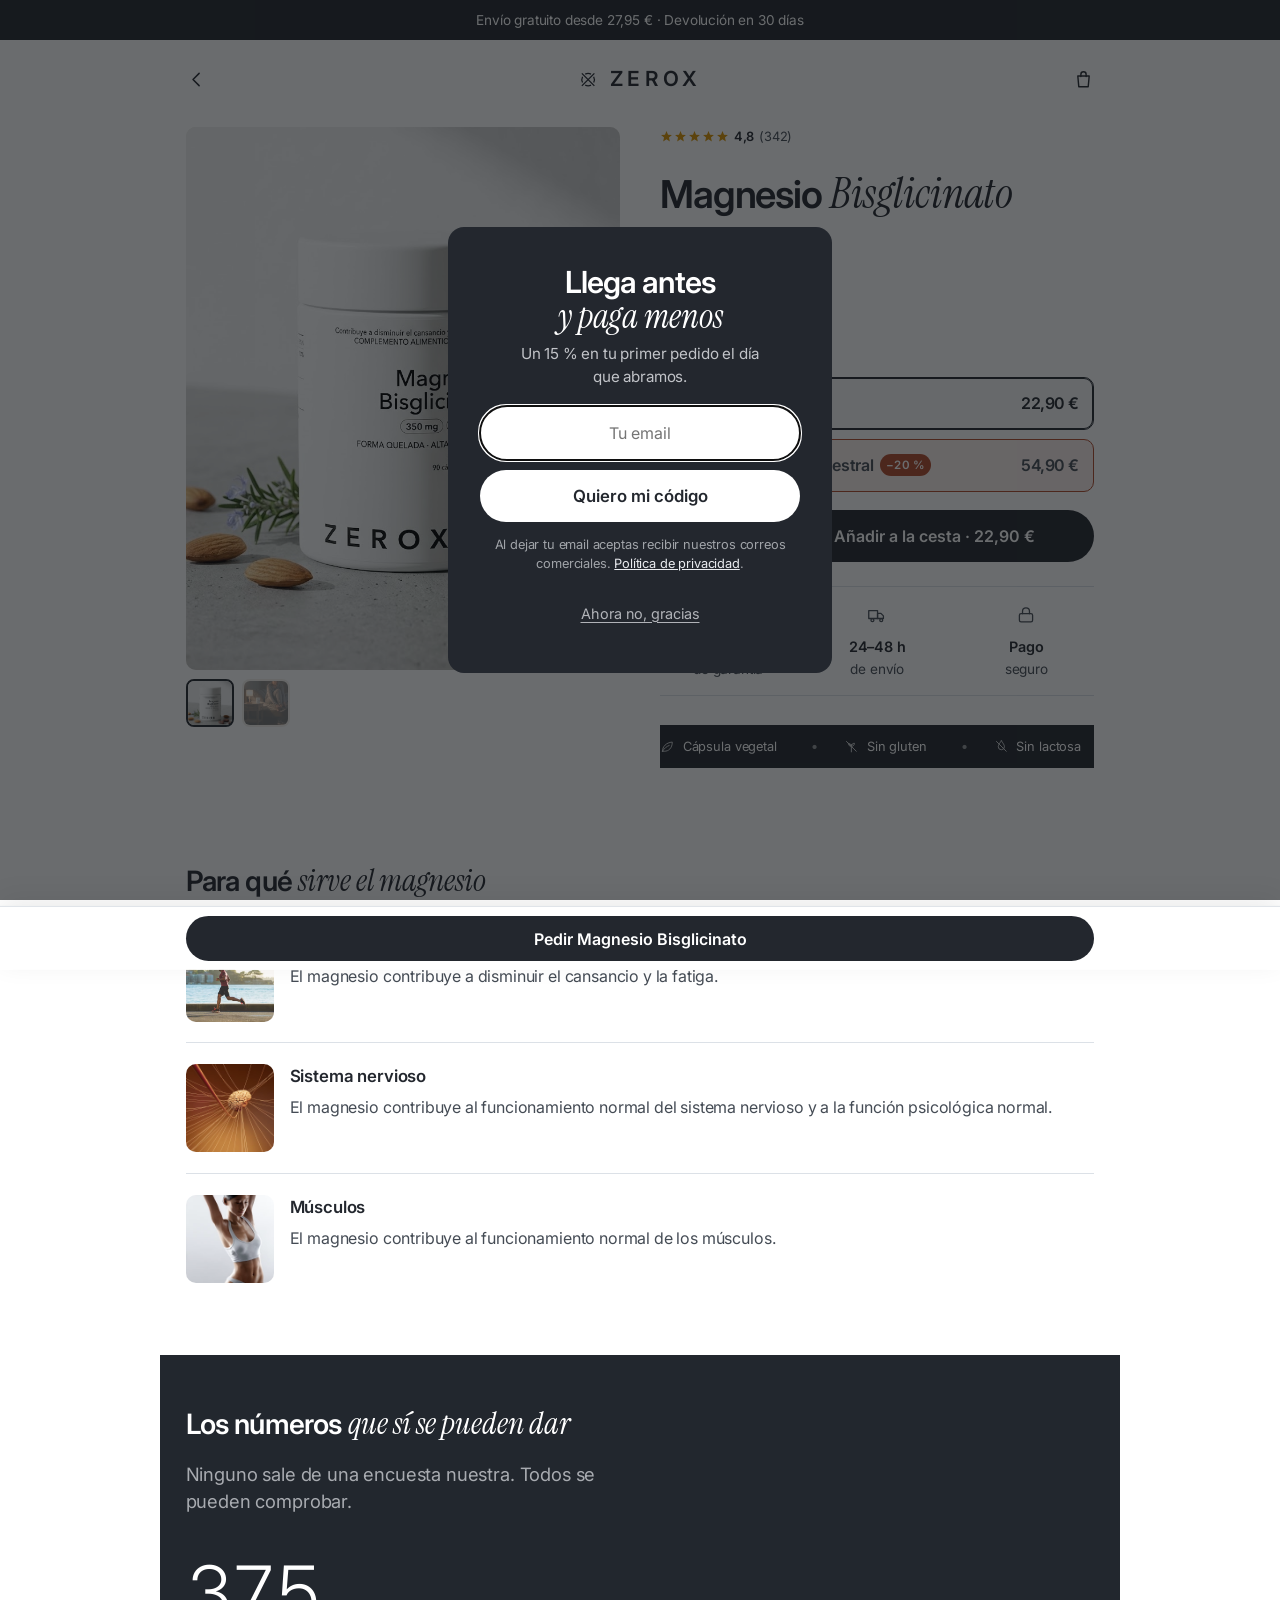
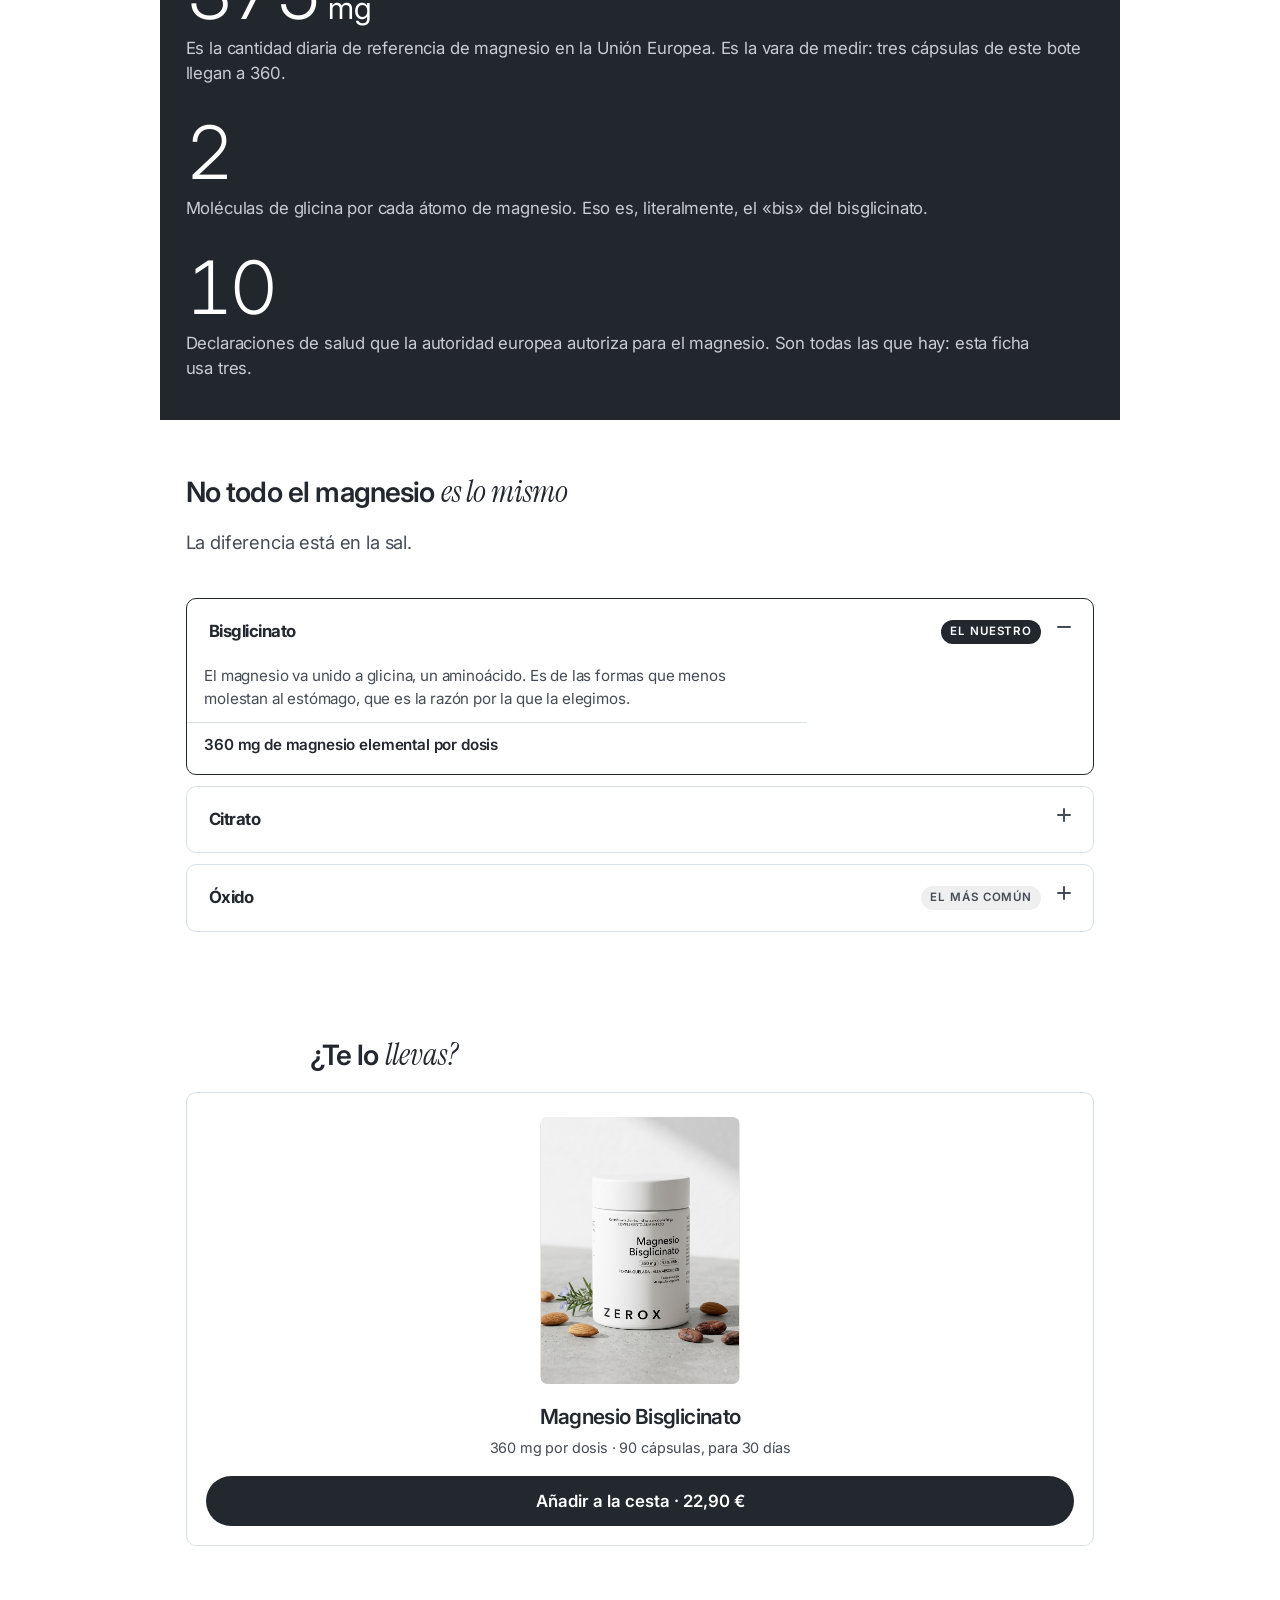
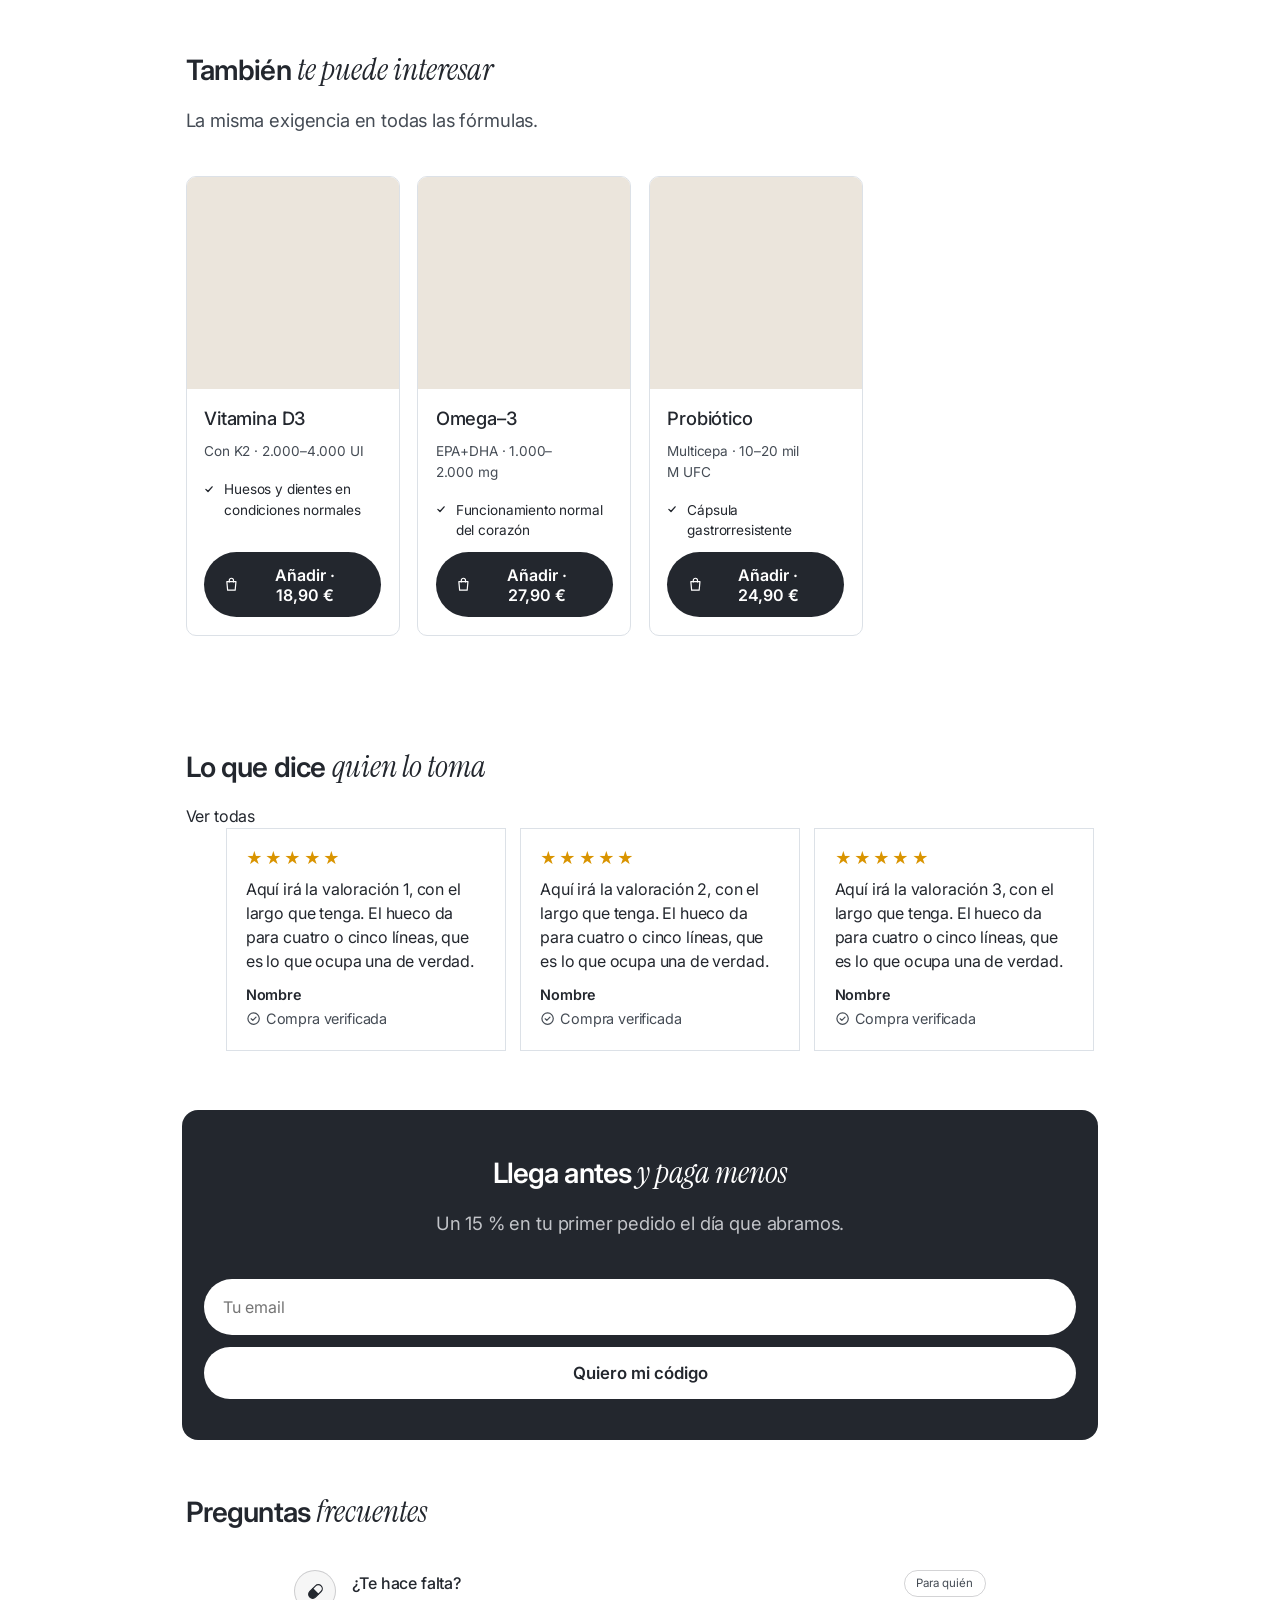
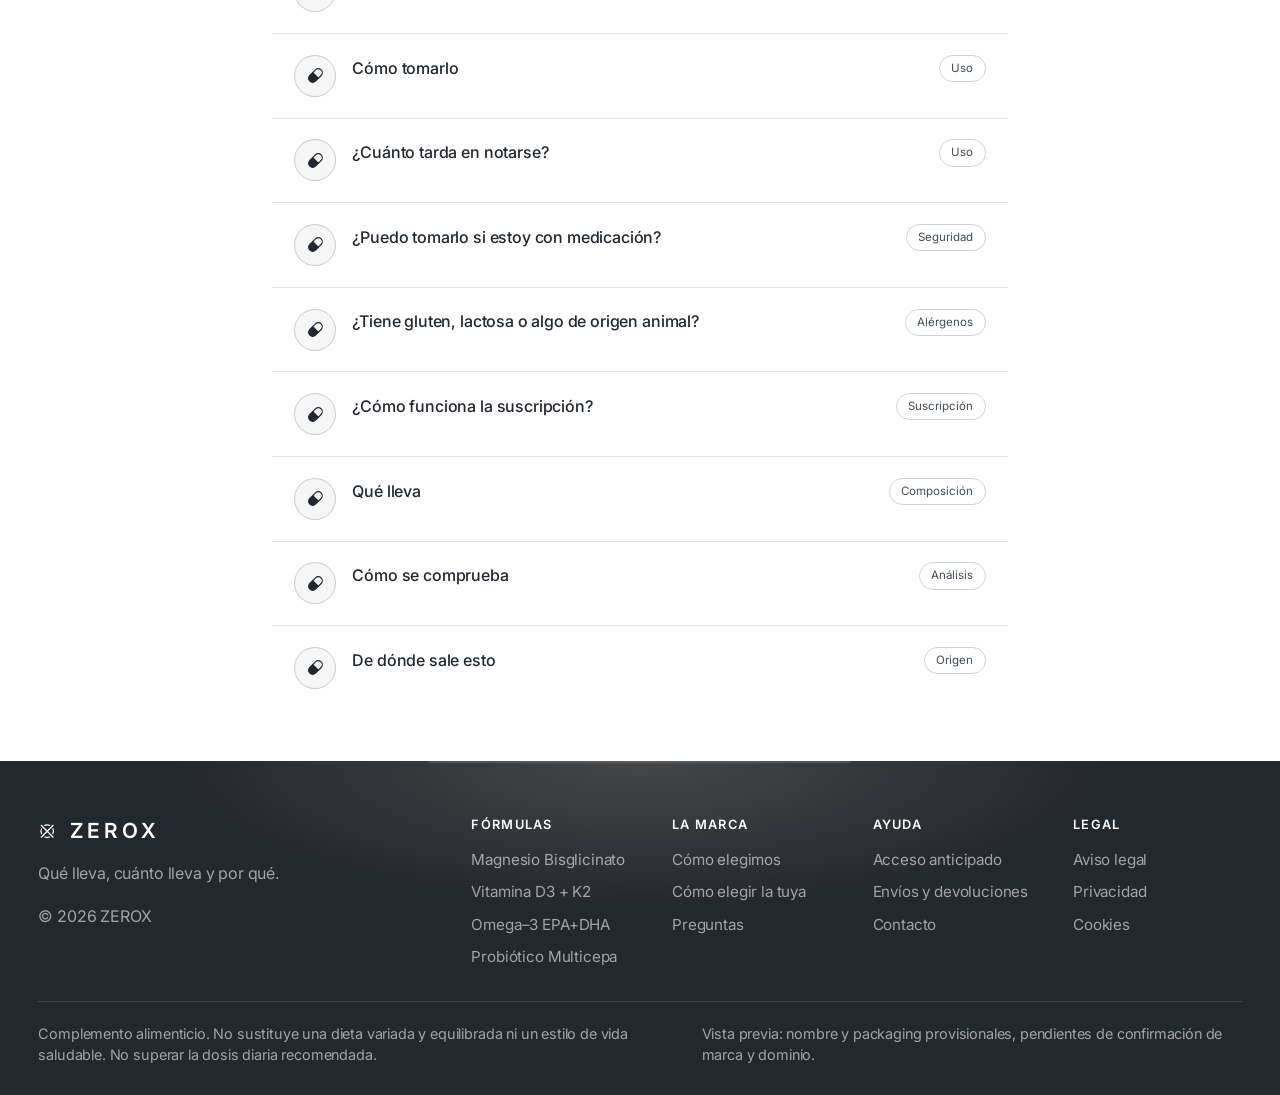
<file: magnesio.html>
<!doctype html>
<html lang="es">
<head>
<meta charset="utf-8">
<meta name="viewport" content="width=device-width, initial-scale=1">
<title>Magnesio Bisglicinato — ZEROX</title>
<meta name="description" content="Magnesio bisglicinato, la forma que mejor se tolera. 360 mg por dosis diaria. Qué lleva, cuánto lleva y por qué.">
<link rel="canonical" href="https://jaume-dotcom.github.io/ecom/magnesio.html">
<link rel="icon" href="data:image/svg+xml,%3Csvg xmlns='http://www.w3.org/2000/svg' viewBox='0 0 100 100'%3E%3Cstyle%3Eg%7Bstroke:%2323272e%7D@media(prefers-color-scheme:dark)%7Bg%7Bstroke:%23eef0f4%7D%7D%3C/style%3E%3Cg fill='none' stroke-width='7'%3E%3Cpath d='M80.15 34.30 A 34 34 0 0 1 80.15 65.70'/%3E%3Cpath d='M65.70 80.15 A 34 34 0 0 1 34.30 80.15'/%3E%3Cpath d='M19.85 65.70 A 34 34 0 0 1 19.85 34.30'/%3E%3Cpath d='M34.30 19.85 A 34 34 0 0 1 65.70 19.85'/%3E%3Cpath d='M16 16 L84 84 M84 16 L16 84'/%3E%3C/g%3E%3C/svg%3E">
<link rel="preconnect" href="https://fonts.googleapis.com">
<link rel="preconnect" href="https://fonts.gstatic.com" crossorigin>
<link rel="stylesheet" href="https://fonts.googleapis.com/css2?family=Inter:wght@300;400;500;600&family=Instrument+Serif:ital@1&display=swap">
<link rel="stylesheet" href="estilos.css">
<script src="carrito.js" defer></script>
<script src="captura.js" defer></script>
<noscript><style>
  /* sin JS el observador no anade .in y todo lo animado al hacer scroll se
     quedaria invisible, incluidos los avisos legales del pie */
  .reveal, .foot-anim { opacity: 1 !important; filter: none !important; transform: none !important; }
</style></noscript>
<style>
  /* ============================================================
     FICHA DE PRODUCTO — plantilla
     Autónoma a propósito: no depende del index.html para poder
     iterar sin tocar el fichero que comparte Jaume. Cuando las
     cuatro fichas estén estables, este bloque y el del index se
     extraen a un estilos.css único (ver nota al equipo).
     Los tokens son copia literal de los del index.
     ============================================================ */
  /* La paleta y la escala salen de estilos.css. Aqui NO se redeclaran:
     este archivo tenia su propio :root y, al ir despues de la hoja comun,
     la pisaba entera. Tres tokens iban distintos y la ficha llevaba meses
     con otra paleta que la portada sin que se viera el motivo. */
  * { box-sizing: border-box; }
  html { scroll-behavior: smooth; }
  body {
    margin: 0; background: var(--paper); color: var(--ink);
    font-family: var(--font); font-weight: 400; line-height: 1.5;
    -webkit-font-smoothing: antialiased;
  }
  a { color: inherit; text-decoration: none; }
  img { max-width: 100%; display: block; }
  button { font-family: var(--font); cursor: pointer; }
  /* 640 y no 1280: una ficha se lee en columna, y en escritorio una
     medida larga cansa más de lo que luce. El relleno SI es el de la
     portada (1.6rem): con 1.15 todo el texto de esta pagina arrancaba
     7px mas cerca del borde y las dos paginas no casaban. */
  .wrap { max-width: 40rem; margin: 0 auto; padding: 0 1.6rem; }

  /* ---------- barra de aviso + nav ---------- */
  .topbar {
    background: var(--ink); color: var(--paper);
    font-size: var(--t-xs); text-align: center; padding: 0.6rem 1rem;
  }
  nav {
    position: relative; display: flex; align-items: center;
    justify-content: space-between; padding: 1.1rem 0;
  }
  .logo { display: inline-flex; align-items: center; gap: 0.55rem; color: var(--ink); }
  .logo-mark { width: 1.15rem; height: 1.15rem; flex-shrink: 0; }
  .logo-word { font-weight: 600; font-size: var(--t-2xl); letter-spacing: 0.2em; text-indent: 0.2em; }
  nav > .logo {
    position: absolute; left: 50%; top: 50%; transform: translate(-50%, -50%);
  }
  /* relative para colgarle el contador de la cesta, y el reset porque el de
     la bolsa dejo de ser un <a> y ahora es un <button> */
  .nav-ico {
    position: relative;
    width: 2.75rem; height: 2.75rem; margin: 0 -0.7rem;
    display: grid; place-items: center; color: var(--ink);
    background: none; border: 0; padding: 0; cursor: pointer;
  }
  .nav-ico svg { width: 21px; height: 21px; }

  /* ---------- cabecera de producto ---------- */
  .ficha { padding: 0.5rem 0 2.5rem; }
  .ficha-foto {
    background: var(--tint); border-radius: var(--r-md); overflow: hidden;
    aspect-ratio: 4 / 5;
  }
  .ficha-foto img { width: 100%; height: 100%; object-fit: cover; }
  /* la columna de compra se alinea con el resto de la pagina: centrada, como
     los titulares de las secciones y como en la portada */

  .modo { text-align: left; }
  /* margen arriba: lo daba la etiqueta "Formula 01", que ya no esta */
  h1 {
    margin: 1.6rem 0 0.7rem; font-size: var(--t-6xl); font-weight: 600;
    line-height: 1.1; letter-spacing: var(--tracking-lg);
  }
  .ficha-lede { margin: 0 0 1.5rem; font-size: var(--t-xl); color: var(--ink-soft); }
  .ficha-precio {
    display: flex; align-items: baseline; gap: 0.6rem; margin-bottom: 0.3rem;
  }
  .precio { font-size: var(--t-4xl); font-weight: 600; letter-spacing: var(--tracking-lg); }

  /* El precio, arriba y no solo dentro de las opciones. Lo pedia la
     comparacion: quien mira tres fichas de tres marcas busca el numero
     antes que nada, y aqui habia que leerse el selector para encontrarlo.
     Cambia con la opcion marcada, y la nota lleva SIEMPRE la periodicidad
     cuando es suscripcion: un importe sin "cada 3 meses" al lado es
     justo lo que no se puede publicar. */
  .ficha-precio { flex-wrap: wrap; }



  /* LOS CUATRO DATOS, BAJO EL TITULO.
     Son COMPOSICION, no efecto, y tienen que seguir siendolo: el magnesio
     no tiene ni una sola alegacion de salud autorizada en la UE, asi que
     aqui no puede entrar nada que prometa un resultado —ni descanso, ni
     relajacion, ni sueno—. Solo lo que lleva el bote y cuanto.
     Es ademas lo que mejor funciona con este comprador: desconfia del
     marketing, y un dato comprobable le dice mas que una promesa. */

  /* LA LUZ DE DISPONIBILIDAD. El punto de dentro esta quieto y el de fuera se
     expande y se apaga, que es como se dibuja un estado en vivo.

     EN VERDE, y no en tinta ni en el acento. Estuvo en tinta con el
     razonamiento de que "esta paleta no tiene verde", y ahi esta el fallo:
     un verde de estado NO entra en la paleta de marca ni gasta presupuesto
     de acento. Son dos cosas distintas:
       acento     identidad. Uno, racionado, y significa "esto te recomiendo"
       semantico  funcion. Disponible, error, aviso. Significa UNA cosa fija,
                  no viaja a ningun otro sitio y por eso no diluye nada
     Un sistema admite el acento MAS dos o tres semanticos sin despeinarse.

     El acento aqui seria un error de verdad: teja significa "esto es lo que
     te recomiendo", y el stock no es una recomendacion, es un estado. Dos
     significados para un color es exactamente lo que mato al ambar.

     Y la tinta no estaba mal, estaba muda: un punto oscuro que late se lee
     como un indicador de carga, no como "disponible". El verde-disponible es
     una convencion que ya trae el significado puesto.

     #1c6144 y no un verde vivo: 7,39 sobre blanco, sobrado para una forma
     sin texto (el minimo es 3), y desaturado para que no cante al lado de
     una pagina que es tinta y blanco.
     Sobre el daltonismo rojo-verde, que afecta a uno de cada doce hombres:
     aqui no es un problema porque el color NO carga el significado solo —
     al lado pone "En stock". El color confirma, la palabra informa. */
  .ficha-stock {
    display: flex; align-items: center; gap: 0.45rem;
    /* el margen de abajo es un suelo minimo. La tira de miniaturas se empuja
       con margin-top:auto, asi que cuando el texto casi llena la altura de la
       foto el hueco automatico es cero y "En stock" quedaba pegado a ellas. */
    margin: 0.4rem 0 0.75rem; font-size: var(--t-xs); color: var(--ink-soft);
  }
  .stock-luz {
    position: relative; flex-shrink: 0;
    width: 8px; height: 8px; border-radius: 50%;
    background: var(--ok);
  }
  .stock-luz::after {
    content: ""; position: absolute; inset: 0; border-radius: 50%;
    background: var(--ok);
    animation: stock-latido 2.4s ease-out infinite;
  }
  @keyframes stock-latido {
    0%   { transform: scale(1);   opacity: 0.5; }
    70%  { transform: scale(2.8); opacity: 0; }
    100% { transform: scale(2.8); opacity: 0; }
  }
  /* quien ha pedido que no se mueva nada ve el punto quieto, no un hueco */
  @media (prefers-reduced-motion: reduce) {
    .stock-luz::after { animation: none; opacity: 0; }
  }

  .compra-fila { display: flex; align-items: stretch; gap: 0.6rem; }
  .cantidad {
    display: flex; align-items: center; flex-shrink: 0;
    border: 1.5px solid var(--line); border-radius: var(--btn-radio);
    background: #fff; overflow: hidden;
  }
  /* 40 px de ancho y 44 de alto minimo: por debajo de 44 se falla con el
     dedo, y estos dos son los botones mas pequeños de la pagina */
  .cant-btn {
    width: 40px; min-height: 44px; padding: 0; border: 0; background: none;
    font-family: var(--font); font-size: var(--t-2xl); line-height: 1;
    color: var(--ink); cursor: pointer;
  }
  .cant-btn:disabled { color: var(--ink-faint); cursor: default; }
  .cant-btn:focus-visible { outline: 2px solid var(--ink); outline-offset: -2px; }
  .cant-num {
    min-width: 1.4rem; text-align: center;
    font-size: var(--t-base); font-weight: 600; font-variant-numeric: tabular-nums;
  }
  /* el boton de la fila baja de 16,8 a 15,2 y aprieta los laterales. Con el
     selector de cantidad al lado le quedan 230 px y "Añadir a la cesta -
     22,90 EUR" pedia 260, asi que partia en dos lineas.
     Se toca el boton y NO el selector: bajar los pulsadores de 40 px para
     ganar ancho es justo lo que no se hace con este publico. */
  .compra-fila .btn-comprar {
    flex: 1; width: auto;
    font-size: var(--t-base); padding-left: 0.8rem; padding-right: 0.8rem;
  }
  .btn-comprar {
    display: block; width: 100%; padding: var(--btn-relleno); border: 0;
    border-radius: var(--btn-radio); background: var(--ink); color: var(--paper);
    font-size: var(--btn-txt); font-weight: var(--btn-peso); text-align: center;
    transition: background 0.2s ease, transform 0.2s ease;
  }
  .btn-comprar:hover { background: var(--accion-hover); transform: translateY(-1px); }
  /* Este boton se declara AQUI y no en estilos.css: al pasar los CTA a
     tinta hubo que acordarse de el a mano, y por eso se quedo atras un dia.
     Va en la regla base, como el resto, para que valga a cualquier ancho.
     Lo de dentro del breakpoint si es solo movil: es peso visual, no color
     de accion. */
  @media (max-width: 859px) {

  }

  /* ---------- indice de secciones ---------- */
  /* SOLO MOVIL: en escritorio la pagina se recorre con la barra de
     desplazamiento y ya se ve donde estas; la tira solo quitaria sitio. */
  .indice { display: none; }

  @media (max-width: 859px) {
    /* los margenes negativos la sacan del relleno de .wrap para que sangre de
       borde a borde: una tira pegada arriba con margenes a los lados se lee
       como una tarjeta suelta, no como una barra */
    .indice {
      position: sticky; top: 0; z-index: 60;
      display: flex; gap: 0.4rem;
      margin: 0 -1rem 1.6rem; padding: 0.55rem 1rem;
      background: var(--paper); border-bottom: 1px solid var(--line);
      overflow-x: auto; scrollbar-width: none;
    }
    .indice::-webkit-scrollbar { display: none; }
    .indice a {
      flex: 0 0 auto; display: inline-flex; align-items: center;
      min-height: 40px; padding: 0 0.85rem;
      border: 1px solid var(--line); border-radius: 999px; background: #fff;
      font-size: var(--t-sm); color: var(--ink-soft); white-space: nowrap;
      transition: background 0.2s ease, color 0.2s ease, border-color 0.2s ease;
    }
    /* la de la seccion en la que estas, en tinta llena */
    .indice a.on {
      background: var(--ink); border-color: var(--ink); color: var(--paper);
    }
    .indice a:focus-visible { outline: 2px solid var(--ink); outline-offset: 2px; }
    /* el titular no puede quedar debajo de la tira al saltar */
    #beneficios, #cifras, #formas, #resenas, #faq { scroll-margin-top: 4rem; }
  }
  @media (prefers-reduced-motion: reduce) { .indice a { transition: none; } }

  /* ---------- galeria de producto ---------- */
  .galeria-viewport {
    overflow: hidden; border-radius: var(--r-md); background: var(--tint);
    touch-action: pan-y; user-select: none; -webkit-user-select: none;
  }
  .galeria-track { display: flex; transition: transform 0.45s cubic-bezier(.16,1,.3,1); }
  /* cuadrada en movil, no 4/5: los 85px que ahorra son justo los que hacen
     que el titulo y la primera opcion de compra entren en la pantalla sin
     desplazar. En escritorio se queda en 4/5, que es donde luce. */
  .galeria-slide { flex: 0 0 100%; aspect-ratio: 1 / 1; position: relative; }
  .galeria-slide img { width: 100%; height: 100%; object-fit: cover; }

  /* El copy que llevaba esta foto cuando era diapositiva del hero de la
     portada. Se queda con su imagen, que es de lo que habla, pero sin boton:
     aqui ya estas en la ficha y el CTA de comprar esta justo al lado. */
  .gal-velo {
    position: absolute; inset: 0; pointer-events: none;
    background: linear-gradient(to top,
      rgba(18, 20, 24, 0.78) 0%,
      rgba(18, 20, 24, 0.55) 28%,
      rgba(18, 20, 24, 0.12) 55%,
      transparent 75%);
  }
  .gal-copy {
    position: absolute; left: 0; right: 0; bottom: 0;
    padding: 1.3rem 1.2rem 1.4rem; text-align: center; pointer-events: none;
  }
  .gal-titular {
    margin: 0 0 0.4rem; color: #fff; font-weight: 600;
    font-size: var(--t-3xl); line-height: 1.1; letter-spacing: var(--tracking-lg);
  }
  .gal-lede {
    margin: 0; color: rgba(255, 255, 255, 0.93);
    font-size: var(--t-sm); line-height: 1.4;
  }

  .galeria-minis {
    display: flex; gap: 0.55rem; margin-top: 0.6rem;
    overflow-x: auto; scroll-behavior: smooth;
    scrollbar-width: none; padding-bottom: 2px;
  }
  .galeria-minis::-webkit-scrollbar { display: none; }
  /* 48 y no 64: la miniatura solo tiene que decir que hay mas fotos, no
     enseñarlas. Se queda por encima de los 44px de diana tactil, que es el
     suelo por debajo del cual se falla con el dedo */
  .mini {
    flex: 0 0 auto; width: 48px; height: 48px; padding: 0;
    border: 2px solid transparent; border-radius: var(--r-sm); overflow: hidden;
    background: var(--tint); cursor: pointer;
    transition: border-color 0.2s ease, opacity 0.2s ease;
    opacity: 0.55;
  }
  .mini img { width: 100%; height: 100%; object-fit: cover; }
  .mini.is-on { border-color: var(--ink); opacity: 1; }
  .mini:focus-visible { outline: 2px solid var(--ink); outline-offset: 2px; }
  @media (prefers-reduced-motion: reduce) {
    .galeria-track { transition: none; }
    .galeria-minis { scroll-behavior: auto; }
  }

  /* ---------- tira de atributos ----------
     El mismo formato que la tira de la portada, banda oscura incluida: se
     hereda .ticker de estilos.css y aqui solo queda lo que esta pagina
     necesita de mas.
     Antes iba en transparente con letra gris, porque vive dentro de la
     ficha; el problema es que asi no se parecia a la de la portada, que es
     lo que se buscaba. Ahora va a sangre, como alli. */
  .ticker--sellos {
    margin: 1.8rem 0 0;
    /* la pista va en max-content, y aqui la tira es un item de la rejilla de
       la ficha: sin esto ensancha la columna y desborda en escritorio */
    min-width: 0; max-width: 100%; contain: inline-size;
  }
  /* a sangre solo en movil: en escritorio la ficha son dos columnas y unos
     margenes negativos se comerian la de al lado */
  @media (max-width: 859px) {
    /* width auto ademas de los margenes: .ticker lleva width 100% en la hoja
       compartida, asi que los margenes negativos la movian pero no la
       ensanchaban, y se quedaba corta por la derecha */
    /* -1rem y no -1,6: el relleno de .wrap bajo a 1rem en movil y estos
       margenes seguian calculados para el viejo, asi que la tira se pasaba 9,6
       px por cada lado y dejaba la pagina desplazable en horizontal. */
    .ticker--sellos {
      margin-left: -1rem; margin-right: -1rem;
      width: auto; max-width: none;
    }
    /* el panel de cifras sangraba igual y con el mismo error de calculo.
       Con #cifras delante porque su regla base se declara mas abajo en este
       mismo fichero y con un solo selector de clase ganaba aquella. */
    #cifras.cifras-panel {
      margin-left: -1rem; margin-right: -1rem;
      padding-left: 1rem; padding-right: 1rem;
    }
  }
  /* 24s para las cinco frases: da los mismos ~34 px/s que la portada */
  .ticker--sellos .ticker-track { animation-duration: 24s; }

  /* ---------- para que sirve ----------
     Cada linea es una declaracion autorizada por la EFSA para el magnesio,
     con su redaccion oficial. No se añade ni una que no lo este, y no se
     mencionan vitaminas que el producto no lleva. */
  .benes { list-style: none; margin: 1.6rem 0 0; padding: 0; display: grid; }
  .benes li {
    display: flex; gap: 1rem; align-items: flex-start;
    padding: 1.3rem 0; border-top: 1px solid var(--line);
  }
  .benes li:first-child { border-top: 0; padding-top: 0.4rem; }
  /* el hueco esta pensado para una foto: al cambiar el svg por un <img>
     no hay que tocar nada mas */
  .bene-fig {
    flex: 0 0 auto; width: 5.5rem; height: 5.5rem; border-radius: var(--r-md);
    overflow: hidden; background: var(--tint); display: grid; place-items: center;
  }
  .bene-fig img { width: 100%; height: 100%; object-fit: cover; }
  .bene-fig svg {
    width: 30px; height: 30px; color: var(--ink-soft);
    fill: none; stroke: currentColor; stroke-width: 1.5;
    stroke-linecap: round; stroke-linejoin: round;
  }
  .bene-txt { flex: 1; }
  .bene-txt h3 { margin: 0 0 0.35rem; font-size: var(--t-lg); font-weight: 600; }
  .bene-txt p { margin: 0; font-size: var(--t-base); color: var(--ink-soft); line-height: 1.55; }

  /* ---------- cifras ----------
     Panel oscuro a sangre, como el de reseñas. Las cifras se leen de lejos
     y el pie explica de donde sale cada una: una cifra sin fuente al lado
     es justo lo que esta pagina dice no hacer. */
  .cifras-panel {
    position: relative; overflow: hidden;
    background: var(--ink); color: var(--paper);
    margin-left: -1.6rem; margin-right: -1.6rem;
    padding: 3rem 1.6rem 2.4rem;
  }
  .cifras-video {
    position: absolute; inset: 0; z-index: 0;
    width: 100%; height: 100%; object-fit: cover;
    pointer-events: none;
    transition: opacity 0.5s ease;
  }
  /* El video no cierra el bucle: entre su primer fotograma y el ultimo hay
     25 puntos de diferencia sobre 255, o sea un tiron visible cada 10
     segundos. Como no se puede recodificar el archivo desde aqui, se tapa:
     medio segundo antes del final la textura se funde, y al volver a empezar
     entra otra vez. Debajo esta la misma tinta del panel, asi que lo unico
     que se ve es la textura yendose y volviendo. */
  .cifras-video.fundido { opacity: 0; }
  /* 85 % de tinta encima. No es un gusto: el pixel mas claro del video es
     rgb(236,233,222) y el titular blanco sin velo daria 1,22 de contraste,
     el mismo numero que llevaba el hero cuando era un bloqueante. */
  .cifras-velo {
    position: absolute; inset: 0; z-index: 1;
    background: rgba(35, 39, 46, 0.85); pointer-events: none;
  }
  /* todo el contenido por encima de los dos */
  .cifras-panel > *:not(.cifras-video):not(.cifras-velo) { position: relative; z-index: 2; }
  /* sin movimiento: se queda el fondo plano que ya habia */
  @media (prefers-reduced-motion: reduce) { .cifras-video { display: none; } }
  .cifras-panel h2 { color: var(--paper); }
  .cifras-panel h2 .h2-soft { color: var(--paper); }
  .cifras-panel > p { color: rgba(238, 240, 244, 0.66); }
  .cifras { list-style: none; margin: 2.2rem 0 0; padding: 0; display: grid; gap: 2rem; }
  .cifras li { display: grid; gap: 0.5rem; }
  /* peso 300 y muy grande: la cifra manda por tamaño, no por grosor */
  .cifra {
    font-size: clamp(3.4rem, 17vw, 4.6rem); font-weight: 300;
    line-height: 0.95; letter-spacing: -0.03em;
    font-variant-numeric: tabular-nums;
  }
  .cifra small { font-size: 0.42em; font-weight: 400; letter-spacing: 0; }
  .cifras li p { margin: 0; font-size: var(--t-lg); line-height: 1.5; color: rgba(238, 240, 244, 0.82); }

  /* ---------- valoraciones ----------
     Mismo bloque que en la portada: .resenas y .resena salen de estilos.css.
     Aqui solo hay que repintar el titulo, porque esta pagina no usa
     .section-head sino h2 suelto dentro de section.

     TODO ESTO IBA EN CLARO. El bloque era un panel oscuro y dejo de serlo, pero
     los colores se quedaron: el titulo en --paper sobre una seccion que ahora es
     transparente, o sea BLANCO SOBRE BLANCO. El titular estaba ahi, ocupando sus
     260x58 px, y no se veia; el enlace "Ver todas" si, porque ese va en tinta.
     Lo mismo el parrafo y los puntos del carrusel. */
  #resenas h2, #resenas h2 .h2-soft { color: var(--ink); }
  #resenas > p { color: var(--ink-soft); }
  /* el filete lo pinta el ::before, asi que el color va ahi y no en el boton */
  #resenas .shop-puntos li button::before { background: rgba(35, 39, 46, 0.22); }
  #resenas .shop-puntos li button.act::before { background: var(--ink); }

  /* EL ENLACE, DEBAJO DEL TITULAR. Misma decision que en la portada: a la
     derecha le robaba ancho al titular y "Lo que dice quien lo toma" se partia
     en dos lineas. Manda el titular. */
  .resenas-cabeza { flex-direction: column; align-items: flex-start; gap: 0.8rem; }

  /* ---------- comparativa de formas ----------
     Se comparan FORMAS, nunca marcas: la publicidad comparativa con marca
     ajena es un problema que no hace falta buscarse. */
  .formas { display: grid; gap: 0.7rem; margin: 0; padding: 0; list-style: none; }
  .forma {
    border: 1px solid var(--line); border-radius: var(--r-md);
    background: #fff; overflow: hidden;
  }
  /* la fila: titulo a la izquierda, sello y signo a la derecha */
  .forma-q {
    display: flex; align-items: center; gap: 0.7rem; width: 100%;
    padding: 1rem 1.1rem; background: none; border: 0; cursor: pointer;
    text-align: left; font: inherit; color: var(--ink);
  }
  .forma-q .faq-head { flex: 1 1 auto; min-width: 0; }
  .forma-q .faq-title {
    font-size: var(--t-lg); font-weight: 700; letter-spacing: var(--tracking-lg);
  }
  /* el signo +, del mismo tipo que el resto de acordeones de la web */
  .forma-mas { position: relative; flex-shrink: 0; width: 14px; height: 14px; }
  .forma-mas::before, .forma-mas::after {
    content: ""; position: absolute; left: 0; top: 6px;
    width: 14px; height: 2px; background: var(--ink-soft); border-radius: 1px;
    transition: transform 0.3s ease, opacity 0.3s ease;
  }
  .forma-mas::after { transform: rotate(90deg); }
  .forma-q[aria-expanded="true"] .forma-mas::after { transform: rotate(0deg); opacity: 0; }
  .forma .faq-a > div { padding: 0; }
  .forma .faq-a p { margin: 0 0 0.6rem; padding: 0 1.1rem; font-size: var(--t-md); line-height: 1.5; color: var(--ink-soft); }
  .forma .faq-a > div > *:last-child { margin-bottom: 1.1rem; }
  @media (prefers-reduced-motion: reduce) {
    .forma-mas::before, .forma-mas::after { transition: none; }
  }
  /* La nuestra se distingue con un escalon mas de la misma tinta, no con
     un color. Igual que la opcion recomendada del selector de compra: aqui
     las tres filas SE PULSAN, y el marron significa exactamente eso en toda
     la web. Un sello marron que no se pulsa, al lado de tres cosas que si,
     manda dos mensajes con el mismo color.
     Y el borde no engorda: a 2px la fila daba un salto de medio pixel
     respecto a las otras dos. */
  .forma--nuestra { border-color: var(--ink); }
  .forma-alto {
    display: flex; align-items: baseline; justify-content: space-between;
    gap: 0.6rem; margin: 0 0 0.5rem;
  }
  .forma-nombre {
    margin: 0; font-size: var(--t-xl); font-weight: 700;
    letter-spacing: var(--tracking-lg);
  }
  .forma-sello {
    flex: 0 0 auto; font-size: var(--t-3xs); font-weight: 600;
    text-transform: uppercase; letter-spacing: 0.08em;
    color: #fff; background: var(--ink);
    border-radius: 999px; padding: 0.22rem 0.55rem; white-space: nowrap;
  }
  /* El sello secundario, en claro con texto oscuro. Iba en blanco sobre el
     gris medio y daba 2,88 de contraste, por debajo del minimo de 4,5: era
     el unico texto de la ficha que no se leia bien.
     Ademas asi hay jerarquia de verdad entre los dos sellos: el nuestro en
     tinta solida y este en claro. Antes los dos eran macizos y el secundario
     pesaba lo mismo que el principal. */
  .forma-sello--gris {
    background: rgba(35, 39, 46, 0.07); color: var(--ink-soft);
  }
  .forma p { margin: 0; font-size: var(--t-md); line-height: 1.5; color: var(--ink-soft); }
  .forma .faq-a .forma-dato {
    margin: 0.7rem 0 0; padding-top: 0.7rem;
    border-top: 1px solid var(--line);
    font-size: var(--t-md); color: var(--ink); font-weight: 600;
  }

  /* ---------- para quien es y para quien no ----------
     La segunda mitad no la tiene ninguna competidora. Decir a quien NO le
     hace falta es lo que hace creible el resto de la pagina. */
  .quien-cols { display: grid; gap: 1.4rem; }
  .quien-col h3 {
    margin: 0 0 0.8rem; font-size: var(--t-base); font-weight: 700;
    letter-spacing: 0.01em;
  }
  .quien-col ul { list-style: none; margin: 0; padding: 0; display: grid; gap: 0.7rem; }
  .quien-col li {
    position: relative; padding-left: 1.55rem;
    font-size: var(--t-base); line-height: 1.5; color: var(--ink-soft);
  }
  /* tick y cruz dibujados en CSS, igual que en la portada */
  .quien-si li::before {
    content: ""; position: absolute; left: 0; top: 0.42em;
    width: 10px; height: 5px;
    border-left: 2px solid var(--ink);
    border-bottom: 2px solid var(--ink);
    transform: rotate(-45deg);
  }
  .quien-no li::before, .quien-no li::after {
    content: ""; position: absolute; left: 0; top: 0.68em;
    width: 10px; height: 1.6px; border-radius: 1px;
    background: var(--ink-soft);
  }
  .quien-no li::before { transform: rotate(45deg); }
  .quien-no li::after { transform: rotate(-45deg); }

  /* ---------- calidad ---------- */
  .calidad { list-style: none; margin: 0 0 1.2rem; padding: 0; display: grid; gap: 0.9rem; }
  .calidad li {
    position: relative; padding-left: 1.55rem;
    font-size: var(--t-base); line-height: 1.5; color: var(--ink-soft);
  }
  .calidad li::before {
    content: ""; position: absolute; left: 0; top: 0.42em;
    width: 10px; height: 5px;
    border-left: 2px solid var(--ink);
    border-bottom: 2px solid var(--ink);
    transform: rotate(-45deg);
  }
  .calidad-espera {
    margin: 0; padding: 0.9rem 1rem; border-radius: var(--r-md);
    background: var(--tint); font-size: var(--t-sm); line-height: 1.5;
    color: var(--ink-soft);
  }

  /* ---------- referencias ---------- */
  .refs { list-style: none; margin: 0; padding: 0; display: grid; gap: 1rem; }
  .refs li { font-size: var(--t-md); line-height: 1.5; color: var(--ink-soft); }
  .refs b { display: block; color: var(--ink); font-weight: 600; margin-bottom: 0.15rem; }
  .refs a { color: var(--ink); }

  /* ---------- tambien te puede interesar ----------
     Misma composicion que el catalogo de la portada: tarjeta vertical con la
     foto arriba, en una tira que se desliza con la siguiente asomando. En
     horizontal las fotos salian diminutas y no se parecia a nada del resto. */
  @media (min-width: 640px) { .otras { grid-auto-columns: 40%; } }
  @media (min-width: 980px) {
  }

  /* ---------- secciones ---------- */
  section { padding: 3.2rem 0; border-top: 0; }
  /* sin line-height propio: hereda el 1.5 del body, que es lo que hacen
     los h2 de la portada. Con 1.15 los titulos de dos lineas iban mucho
     mas apretados aqui que alli. En movil si lleva 1,2, igual que alli:
     ver el bloque de al final. */
  /* 1rem y no 0,7: es el hueco que deja la portada entre el titular y su
     entradilla. Con 0,7 esta pagina los llevaba 5px mas juntos, y puestas
     las dos al lado se notaba aunque la letra fuera identica. */
  h2 {
    margin: 0 0 1rem; max-width: 22ch;
    font-size: var(--t-4xl); font-weight: 600;
    letter-spacing: var(--tracking-lg);
    text-align: left; text-wrap: balance;
  }
  /* la entradilla de cada seccion, centrada y con la misma medida que en la
     portada: 46 caracteres es donde el ojo deja de perder el renglon */
  /* --t-xl y no --t-lg: es el tamaño que tiene la entradilla bajo los
     titulos en la portada */
  section > h2 + p {
    margin: 0 0 2.6rem; max-width: 46ch;
    font-size: var(--t-xl); color: var(--ink-soft);
    text-align: left; text-wrap: pretty;
  }
  section > p { font-size: var(--t-lg); color: var(--ink-soft); }

  /* para qué sirve */
  .usos { list-style: none; margin: 0; padding: 0; display: grid; gap: 0.85rem; }
  .usos li {
    display: flex; gap: 0.7rem; align-items: flex-start;
    font-size: var(--t-lg); line-height: 1.45;
  }
  .usos svg { width: 20px; height: 20px; flex-shrink: 0; margin-top: 2px; color: var(--ink-soft); }
  .usos-nota {
    margin: 1.3rem 0 0; padding-top: 1rem; border-top: 1px solid var(--line);
    font-size: var(--t-md); color: var(--ink-soft);
  }

  /* composición */
  table { width: 100%; border-collapse: collapse; font-size: var(--t-base); }
  th, td { text-align: left; padding: 0.8rem 0; border-bottom: 1px solid var(--line); }
  th { font-weight: 600; font-size: var(--t-sm); color: var(--ink-soft); }
  td:last-child, th:last-child { text-align: right; font-variant-numeric: tabular-nums; }
  .tabla-nota { margin: 0.9rem 0 0; font-size: var(--t-md); color: var(--ink-soft); }
  .ingredientes {
    margin: 1.5rem 0 0; padding: 1.1rem 1.2rem;
    background: var(--tint); border-radius: var(--r-md);
    font-size: var(--t-base); color: var(--ink-soft);
  }
  .ingredientes strong { color: var(--ink); }

  /* cómo tomarlo */
  .pasos { margin: 0; padding: 0; list-style: none; display: grid; gap: 1.1rem; counter-reset: paso; }
  .pasos li { display: flex; gap: 0.9rem; font-size: var(--t-lg); }
  .pasos li::before {
    counter-increment: paso; content: counter(paso);
    flex-shrink: 0; width: 1.9rem; height: 1.9rem; border-radius: 50%;
    background: var(--pop); color: var(--ink);
    display: grid; place-items: center;
    font-size: var(--t-sm); font-weight: 600; font-family: var(--font-mono);
  }

  /* el acordeon de informacion reutiliza el componente del FAQ, pero sin la
     sangria de 4,4rem: aqui van tablas y listas que necesitan todo el ancho */
  /* el padding no colapsa con la fila a 0fr: cerrado dejaba 25,6px a la
     vista. El aire va en el ultimo hijo, que si desaparece al plegarse */
  .info .faq-a > div { padding: 0; }
  .info .faq-a > div > *:last-child { margin-bottom: 1.6rem; }
  .info .faq-a p { padding: 0; }
  .info .faq-a > div > *:first-child { margin-top: 0; }

  /* ---------- preguntas: mismo formato que la landing ---------- */
  .faq { list-style: none; margin: 0 auto; padding: 0; max-width: 46rem; display: flex; flex-direction: column; }
  /* sin tarjeta: solo una línea de separación, para que la lista se integre
     con el panel en vez de flotar sobre él */
  .faq-item { border-bottom: 1px solid rgba(238,240,244,0.12); }
  .faq-item:last-child { border-bottom: none; }
  .faq-q {
    display: flex; align-items: flex-start; gap: 1rem; width: 100%;
    padding: 1.3rem 1.4rem; background: none; border: none; cursor: pointer;
    text-align: left; font: inherit; color: var(--paper);
  }
  .faq-ico {
    flex-shrink: 0; width: 42px; height: 42px; border-radius: 50%;
    border: 1px solid rgba(238,240,244,0.22); background: rgba(238,240,244,0.06);
    display: flex; align-items: center; justify-content: center;
    transition: transform 0.45s ease, border-color 0.3s ease;
  }
  /* la mitad de arriba va rellena y la de abajo al aire: así lee como cápsula
     de verdad —tapa opaca y cuerpo translúcido— y no como una pastilla plana.
     El color se hereda de currentColor, así relleno y trazo cambian juntos. */
  .faq-ico svg { width: 19px; height: 19px; color: var(--paper); fill: none; stroke: currentColor; stroke-width: 1.5; stroke-linecap: round; stroke-linejoin: round; }
  .faq-ico .cap-fill { fill: currentColor; stroke: none; }
  /* la cápsula gira 90°: al ser simétrica, 180° no se notaría.
     El latón se lee sobre oscuro; el ámbar de los botones no. */
  .faq-q[aria-expanded="true"] .faq-ico { transform: rotate(90deg); border-color: var(--ink-faint); }
  .faq-q[aria-expanded="true"] .faq-ico svg { color: var(--pop); }
  .faq-head { display: flex; flex-direction: column; gap: 0.45rem; flex: 1; }
  @media (min-width: 620px) { .faq-head { flex-direction: row; align-items: center; gap: 1rem; } }
  .faq-title { font-size: var(--t-base); font-weight: 500; line-height: 1.35; letter-spacing: var(--tracking-sm); }
  .faq-meta {
    align-self: flex-start; flex-shrink: 0; font-size: var(--t-3xs); color: rgba(238,240,244,0.66);
    border: 1px solid rgba(238,240,244,0.2); border-radius: 1000px; padding: 0.25rem 0.7rem;
  }
  @media (min-width: 620px) { .faq-meta { margin-left: auto; } }
  .faq-a { display: grid; grid-template-rows: 0fr; transition: grid-template-rows 0.4s cubic-bezier(0.16,1,0.3,1); }
  .faq-a.open { grid-template-rows: 1fr; }
  .faq-a > div { overflow: hidden; }
  .faq-a p { margin: 0; padding: 0 1.4rem 1.4rem 4.4rem; font-size: var(--t-md); line-height: 1.6; color: rgba(238,240,244,0.74); max-width: 62ch; }
  @media (prefers-reduced-motion: reduce) { .faq-a, .faq-ico { transition: none; } }
  .faq-a p { color: var(--ink-soft); }


  /* al pasar Jaume el cuerpo a blanco puro, este panel blanco se quedo sin
     borde visible: mismo color que el fondo. Se separa con una linea en vez
     de tocarle la paleta */
  .faq-panel {
    background: #ffffff; color: var(--ink);
    border-top: 1px solid var(--line); border-bottom: 1px solid var(--line);
  }
  .faq-panel .section-head h2 { color: var(--ink); }
  .faq-panel .section-head p { color: var(--ink-soft); }
  .faq-item { border-bottom: 1px solid rgba(35, 39, 46, 0.12); }
  .faq-item:last-child { border-bottom: none; }
  .faq-q { color: var(--ink); }
  .faq-ico {
    border: 1px solid rgba(35, 39, 46, 0.2);
    background: rgba(35, 39, 46, 0.04);
  }
  .faq-ico svg { color: var(--ink); }
  /* sobre claro el laton se pierde; aqui manda el ambar oscuro */
  .faq-q[aria-expanded="true"] .faq-ico { border-color: var(--ink); }
  .faq-q[aria-expanded="true"] .faq-ico svg { color: var(--ink); }
  .faq-meta { color: var(--ink-soft); border: 1px solid rgba(35, 39, 46, 0.2); }
  .faq-a p { color: var(--ink-soft); }


  /* alta */

  /* misma excepcion que "¿No sabes por donde empezar?" en la portada: un
     titular, una frase y un campo. Nada con lo que alinearse, asi que se
     centra. Y asi coincide con la captura de la portada, que es la misma. */
  /* titular y enlace en la misma linea, el enlace pegado a la derecha */
  .resenas-cabeza { display: flex; align-items: baseline; justify-content: space-between; gap: 1rem; }
  .resenas-cabeza h2 { margin: 0; }
  .resenas-cabeza .see-all { flex-shrink: 0; }

  /* ===== LA CAPTURA, EN OSCURO =====
     Igual que en la portada y en la del libro: es el unico sitio donde se
     pide algo, y el cambio de fondo es lo que hace que el ojo pare.
     Aqui el bloque tiene su propio HTML, asi que las reglas van aparte; el
     texto es el mismo y el resultado tiene que ser el mismo. */
  /* #alta.alta y no .alta a secas: con un solo selector de clase el margen
     negativo se lo comia una regla posterior y el bloque se quedaba encajado
     dentro del margen de la pagina, mientras en la portada y en la del libro va
     a sangre. El mismo bloque tiene que verse igual en las tres. */
  /* mismas medidas que el panel del pie: 12 px de cada borde de la pagina y
     esquinas de 16. Aqui el bloque vive dentro de .wrap, que tiene 16 px de
     relleno, asi que le hacen falta -4 para llegar a los 12. */
  #alta.alta {
    background: var(--ink); color: var(--paper);
    margin-left: -4px; margin-right: -4px;
    padding: 2.6rem 1.4rem; border-radius: var(--r-lg);
  }
  .alta h2, .alta h2 .h2-soft { color: var(--paper); }
  .alta > p { color: rgba(238, 240, 244, 0.78); }

  .alta { text-align: center; }
  /* el h2 y su entradilla llevan text-align:left en sus propias reglas, que
     le ganan a la del bloque por especificidad: heredar no basta, hay que
     decirselo a cada uno */
  .alta h2, .alta h2 + p { text-align: center; }
  .alta h2, .alta > p { margin-left: auto; margin-right: auto; }
  .alta form { display: grid; gap: 0.7rem; margin: 1.2rem 0 0; }
  .alta input {
    width: 100%; padding: 0.95rem 1.1rem; border: 1px solid var(--line);
    border-radius: 999px; font: inherit; font-size: var(--t-base); background: #fff; color: var(--ink);
  }
  .alta button {
    padding: var(--btn-relleno); border: 0; border-radius: var(--btn-radio);
    background: var(--ink); color: var(--paper);
    font-size: var(--btn-txt); font-weight: var(--btn-peso);
  }
  .alta-ok { display: none; margin: 0.9rem 0 0; color: var(--ink); font-weight: 500; }

  /* LA INVERSION DEL CAMPO Y EL BOTON VA AQUI, detras de sus propias reglas.
     Puestas antes no servian de nada: mismo peso de selector y gana la ultima,
     asi que el boton se quedaba en tinta sobre el panel de tinta, o sea
     invisible. Sobre oscuro el que manda es el claro. */
  .alta input { background: var(--paper); border-color: transparent; }
  .alta button { background: var(--paper); color: var(--ink); }
  .alta-ok { color: var(--pop); }
  .alta-ok.on { display: block; }

  /* el pie ya no tiene reglas propias aqui: usa las de estilos.css, las
     mismas que la portada y la del libro. Las que habia eran del pie
     minimo de cinco lineas que tenia esta pagina antes, y al pegar el pie
     nuevo se quedaron aplicandose: centraban las cuatro columnas y
     subrayaban todos los enlaces, solo en esta pagina. */

  /* ---------- modos de compra ---------- */
  .modos { border: 0; margin: 0 0 1.1rem; padding: 0; display: grid; gap: 0.55rem; }
  .modos-legend {
    padding: 0; margin: 0 0 0.9rem; font-size: var(--t-lg); font-weight: 600;
    letter-spacing: var(--tracking-lg);
  }
  /* MAS BAJAS. Dos tarjetas de 88 y 121 px de alto para decir un nombre y un
     precio era demasiado bulto justo donde hay que comparar: no cabian las
     dos y el boton en la misma pantalla.
     Lo que se recorta es relleno y huecos, no letra: el nombre y el importe
     se quedan como estaban, que es donde se decide. */
  .modo {
    display: flex; gap: 0.75rem; align-items: flex-start;
    padding: 0.85rem 0.9rem; border: 1.5px solid var(--line);
    border-radius: var(--r-md); background: #fff; cursor: pointer;
    transition: border-color 0.2s ease, background 0.2s ease;
  }
  /* La elegida solo cambia el filete, que pasa a tinta. Sin fondo, sin
     sombra y sin engordar el borde.
     Se probo con un lavado crema detras y se quita: teñir de sepia la
     opcion marcada ensucia el bloque y ademas mete un color calido en el
     unico sitio de la pagina que no lo necesita. El filete negro y el
     punto relleno ya dicen cual esta marcada.
     Toda la escala de este selector es la misma tinta a tres fuerzas:
       --line        las que no pasan nada
       --ink-faint   la recomendada, sin marcar
       --ink         la elegida
     Sin un solo color en todo el bloque, que es lo que lo hace callado. */
  /* LA ELEGIDA PESA Y LA OTRA SE APAGA.
     El filete pasa a tinta y ademas se dobla con un inset, que da el grosor
     sin mover un pixel: cambiar el border de 1,5 a 2,5 desplazaba el
     contenido de la tarjeta al marcarla.
     Y SI, LLEVA FONDO, despues de haberlo quitado en su dia. Aquel era un
     lavado crema y el problema no era el fondo, era el sepia: metia un color
     calido en el unico bloque de la pagina que no lo necesita. Este es la
     misma tinta al 3 %, o sea un gris de nada. No tiñe, solo hunde la
     tarjeta elegida un escalon respecto al papel. */
  .modo:has(input:checked) {
    border-color: var(--ink);
    box-shadow: inset 0 0 0 1px var(--ink);
    background: rgba(35, 39, 46, 0.03);
  }
  /* la que no esta elegida se retira: el nombre y el importe bajan de tinta
     plena a tinta suave. Se leen igual de bien —7,4 de contraste sobre
     blanco— pero dejan de competir con la elegida, que es lo que se pedia:
     menos marcada la que no esta y mas la que si. */
  .modo:not(:has(input:checked)) .modo-nombre,
  .modo:not(:has(input:checked)) .modo-precio b { color: var(--ink-soft); }
  .modo input { position: absolute; opacity: 0; width: 0; height: 0; }
  /* circulo dibujado a mano: el radio nativo no se puede agrandar y con 60+
     anos una diana de 13px es un ejercicio de punteria */
  .modo-marca {
    flex-shrink: 0; width: 22px; height: 22px; margin-top: 2px;
    border: 2px solid var(--ink-faint); border-radius: 50%;
    display: grid; place-items: center; transition: border-color 0.2s ease;
  }
  .modo:has(input:checked) .modo-marca { border-color: var(--ink); }
  /* el punto esta siempre puesto, encogido a cero, y crece al marcar. La
     curva ya no se pasa de largo: rebotaba, y un rebote en un selector de
     precio parece un juguete */
  .modo-marca::after {
    content: ""; width: 11px; height: 11px; border-radius: 50%;
    background: var(--ink); transform: scale(0);
    transition: transform 0.16s ease-out;
  }
  .modo:has(input:checked) .modo-marca::after { transform: scale(1); }
  .modo input:focus-visible + .modo-marca { outline: 2px solid var(--ink); outline-offset: 3px; }

  /* sin hueco entre la fila y el panel: con el panel cerrado el hueco se veia
     igual y la tarjeta arrastraba 3,5 px de nada. El aire, cuando toca, lo
     pone el margen del propio panel al abrirse. */
  .modo-cuerpo { flex: 1; display: grid; gap: 0; }
  /* cerrada, cada opcion son dos lineas: nombre y precio arriba, sellos
     debajo. El precio por bote y por dia se ha ido al panel: se lee al
     elegirla, que es cuando se compara de verdad */
  /* UNA SOLA LINEA con la tarjeta cerrada: nombre, la pastilla del ahorro si
     la hay, y el importe a la derecha. Todo lo demas —el precio por bote y
     por dia, y las ventajas— vive dentro del panel y solo sale al marcarla.
     Antes la cerrada ya enseñaba dos o cuatro lineas, y comparar dos bloques
     de cuatro lineas es mas trabajo que comparar dos lineas. */
  /* huecos de 0,4rem y no 0,5: la fila mide 279 px y el nombre, la pastilla y
     el importe piden 262 juntos. Los 17 que quedan son para los dos huecos, y
     con 8 cada uno se pasaba y "Suscripcion trimestral" partia en dos. */
  .modo-fila { display: flex; align-items: center; gap: 0.4rem; }
  .modo-precio { margin-left: auto; }
  /* --t-base y no --t-lg: en la fila de 277 px tienen que caber nombre,
     pastilla e importe. A 16 px "Suscripcion trimestral" pedia 152 y solo hay
     139, asi que partia en dos lineas y se acababa la idea de la linea unica. */
  .modo-nombre { font-size: var(--t-base); font-weight: 600; }
  /* el importe y su periodicidad, uno debajo del otro: en linea, "54,90 €
     cada 3 meses" partia por donde le venia bien */
  .modo-precio { text-align: right; white-space: nowrap; }
  .modo-precio b { display: block; font-size: var(--t-base); font-weight: 600; letter-spacing: var(--tracking-lg); }
  .modo-precio small { display: block; font-size: var(--t-xs); color: var(--ink-soft); }

  /* La opcion que mas conviene: filete y etiqueta, pero SIN venir
     premarcada. Premarcar la cara lo prohibe el articulo 22 de la directiva
     de derechos del consumidor, asi que la que viene marcada es la unica que
     no compromete a nada.
     El filete de la recomendada NO es un color: es un escalon mas de la
     misma tinta. Estuvo en marron y chocaba, porque el marron significa
     "esto se pulsa" y el boton de añadir esta a dos dedos; estuvo en azul y
     era un color de mas. En gris medio se distingue de las otras dos sin
     pedir nada. Quien lo dice de verdad es el sello. */
  /* AQUI VIVE EL ACENTO, y es uno de los dos unicos sitios de toda la web
     donde puede aparecer. Sistema B: la tinta se queda con los botones y el
     acento marca la opcion recomendada. Asi no compiten —el acento dirige
     la mirada ANTES de llegar al boton, y el boton cierra en tinta.
     El comentario de arriba decia que el filete de la recomendada "no es un
     color" porque el marron de entonces significaba "esto se pulsa" y
     chocaba con el boton de al lado. Con el sistema B ese choque ya no
     existe: el acento no esta en ningun boton, asi que puede decir "mira
     aqui" sin que nadie lo confunda con "pulsa aqui". */
  .modo--destacado { border-color: var(--acento); background: var(--acento-tinte); }
  .modo--destacado .modo-marca { border-color: var(--acento); }
  .modo--destacado .modo-marca::after { background: var(--acento); }
  /* Los dos sellos caben ahora en una linea. Antes eran "LA MEJOR RELACION"
     y "Ahorras un 20 %", que a 375px partian en dos filas y estiraban la
     opcion casi un tercio de su alto. Dicen lo mismo con menos: el ahorro
     no necesita la palabra ahorro, le basta el signo. */

  /* la pastilla vive ahora en la primera linea, entre el nombre y el importe.
     Se le da un pelin mas de cuerpo que cuando estaba suelta abajo: ahi tenia
     una fila para ella sola y aqui compite con dos cosas mas. */
  .modo-ahorro {
    flex-shrink: 0;
    font-size: var(--t-3xs); font-weight: 600; letter-spacing: 0.03em;
    color: var(--ink); background: rgba(35, 39, 46, 0.08);
    border-radius: 999px; padding: 0.15rem 0.35rem; white-space: nowrap;
  }
  /* El SEGUNDO y ultimo sitio del acento. Va en la base y no dentro del
     breakpoint: el color es de toda la web desde el 2 de septiembre.
     Blanco sobre teja da 5,41. Y sigue sin premarcarse la opcion cara, que
     es lo que prohibe el articulo 22: esto es peso visual, no cual viene
     marcada. */
  .modo--destacado .modo-ahorro { background: var(--acento); color: var(--paper); }
  .faq-lista { list-style: none; margin: 0.7rem 0 0; padding: 0; display: grid; gap: 0.5rem; }
  .faq-lista li { position: relative; padding-left: 1.1rem; }
  .faq-lista li::before {
    content: ""; position: absolute; left: 0; top: 0.62em;
    width: 5px; height: 5px; border-radius: 50%; background: var(--ink);
  }
  /* La linea del precio por bote y por dia. Estaba dentro del panel que se
     desplegaba al elegir; ahora esta siempre puesta, que es lo que pide: es
     el dato con el que se comparan las tres, y comparar con el panel cerrado
     era imposible.
     El resto de lo que decia el panel (aviso antes del cobro, cancelar en un
     clic, sin permanencia) estaba ya palabra por palabra en la pregunta
     "¿Como funciona la suscripcion?" de la FAQ de esta misma pagina, asi que
     al quitar el panel no se pierde nada. */
  .modo-desc {
    margin-top: 0.1rem;
    font-size: var(--t-xs); color: var(--ink-soft); line-height: 1.4;
  }
  /* sin movimiento: el punto sigue apareciendo, pero sin el golpe */
  @media (prefers-reduced-motion: reduce) {
    .modo, .modo-marca::after { transition: none; }
  }

  /* el mismo ajuste que .section-head h2 en la hoja compartida: a 24px un
     titular de dos lineas con interlineado de parrafo se abre demasiado.
     Aqui hace falta repetirlo porque esta pagina usa h2 suelto y no
     .section-head. */
  @media (max-width: 859px) {
    h2 { line-height: 1.2; }
  }


  /* ================================================================
     CABECERA DE FICHA A DOS COLUMNAS (SOLO MOVIL)
     Copia el formato de la referencia: la foto en caja a la izquierda y
     valoracion, nombre, formato y precio a la derecha.
     En escritorio no cambia nada: .ficha-foto no existe y manda la galeria
     de la columna izquierda, que alli tiene sitio de sobra.
     ================================================================ */
  .ficha-foto { display: none; }
  /* la tira de la cabecera es solo de movil; en escritorio manda la de la
     galeria, que esta debajo de su visor */
  .ficha-minis { display: none; }



  /* Aspecto, no maquetacion: estas tres van FUERA del media de movil.
     Estuvieron dentro y en escritorio las estrellas salian del tamano de su
     viewBox, o sea enormes, porque nadie les daba medida. */

  /* LA VALORACION. Estrellas en el marron de marca: es el unico sitio de la
     ficha donde el color no significa "esto se pulsa", porque en una nota no
     hay nada que pulsar. La nota en tinta y el recuento en gris, de mas a
     menos importante. */
  .ficha-rating {
    display: flex; align-items: center; gap: 0.3rem; margin: 0 0 0.35rem;
    font-size: var(--t-2xs); color: var(--ink-soft);
  }
  .ficha-estrellas { display: inline-flex; gap: 1px; }
  /* el mismo oro que las estrellas de las valoraciones: es la misma cosa,
     una nota, y no puede leerse distinta en dos sitios de la misma web */
  .ficha-estrellas svg { width: 13px; height: 13px; fill: var(--estrella); }
  .ficha-rating b { color: var(--ink); font-weight: 600; }

  /* el formato, debajo del nombre. En la referencia esa linea dice de que
     producto se trata; aqui el nombre ya lo dice, asi que dice lo que te
     llevas por ese precio. */
  .ficha-sub { margin: 0 0 0.55rem; font-size: var(--t-sm); color: var(--ink-soft); }

  /* LAS TRES VENTAJAS de la suscripcion, dentro de su tarjeta. En la
     referencia van en la opcion marcada; aqui van en la recomendada, que por
     ley no puede venir marcada.
     Con checks y no con puntos: no es una lista de caracteristicas, es lo que
     te llevas de mas por elegir esa. */
  /* ACORDEON. Cerradas de salida, porque la que viene marcada es la compra
     unica, y se abren al marcar la suscripcion.
     La mecanica es la misma que la del acordeon de la FAQ de esta pagina:
     la fila pasa de 0fr a 1fr y el hijo recorta lo que sobra. Nada de
     max-height con un numero a ojo, que obliga a adivinar cuanto ocupa el
     texto y descuadra el tiempo de la animacion cuando no acierta.
     El aire va de MARGEN DEL PADRE y no de relleno del hijo: el relleno
     cuenta para el tamano minimo del elemento de rejilla, y con la fila a 0fr
     la caja seguia midiendo 8,8 px. De margen desaparece del todo.
     Medido con las transiciones desactivadas: cerrada 0 px, abierta 99. */
  .modo-panel {
    display: grid; grid-template-rows: 0fr; margin-top: 0;
    transition: grid-template-rows 0.32s cubic-bezier(.16,1,.3,1),
                margin-top 0.32s cubic-bezier(.16,1,.3,1);
  }
  .modo:has(input:checked) .modo-panel { grid-template-rows: 1fr; margin-top: 0.6rem; }
  .modo-panel-int { overflow: hidden; display: grid; gap: 0.5rem; }
  /* una linea de pelo entre el precio por bote y las ventajas, como en la
     referencia: separa el dato de la oferta */
  .modo-ventajas-int {
    display: grid; gap: 0.3rem;
    padding-top: 0.5rem; border-top: 1px solid var(--line);
  }
  /* UN ICONO POR LINEA, no tres ticks iguales. Tres ticks solo dicen "bien,
     bien, bien"; el camion, el circulo tachado y el sobre dicen de que va
     cada una antes de leerla. */
  .modo-ventajas-int > span {
    display: grid; grid-template-columns: 1.1rem 1fr; gap: 0.5rem;
    align-items: start;
    font-size: var(--t-xs); color: var(--ink-soft); line-height: 1.35;
  }
  .modo-ventajas-int svg {
    width: 1.1rem; height: 1.1rem; margin-top: 0.05rem;
    fill: none; stroke: var(--ink-soft); stroke-width: 1.5;
    stroke-linecap: round; stroke-linejoin: round;
  }
  @media (prefers-reduced-motion: reduce) { .modo-panel { transition: none; } }

  @media (max-width: 859px) {
    /* la galeria se va: en la referencia hay una sola foto, en caja y
       pequena. Las otras dos imagenes de la ficha (la mesilla y la caja del
       pack) dejan de verse en movil. */
    .galeria { display: none; }

    /* LA CABECERA SE ENSANCHA POR LOS DOS LADOS.
       Primero, la pagina: el relleno lateral baja de 1,6rem a 1rem, o sea de
       51 px de margen a 32. Eran el 13,6 % del ancho del telefono gastados en
       aire, y aqui dentro se estaban repartiendo dos columnas.
       Segundo, el reparto de las dos columnas. La de la derecha lleva las
       miniaturas debajo del precio, asi que no puede bajar de 157 px, que es
       lo que piden tres botones de 48. Se le dan 159 y la foto se queda con
       los 172 que sobran.
       Ese es el trato: la tira dentro de la columna cuesta ancho de foto. Con
       la tira fuera, cruzando las dos columnas, la foto llegaba a 178 y las
       miniaturas a 56. */
    .wrap { padding-left: 1rem; padding-right: 1rem; }
    /* align-items en stretch y no en start: la columna de texto ocupa todo el
       alto de la fila, que lo marca la foto, y asi la tira de miniaturas puede
       empujarse al fondo y quedar al mismo suelo que la imagen grande. */
    .ficha-cabecera {
      display: grid; grid-template-columns: 172px 1fr;
      gap: 0.75rem; align-items: stretch; margin-bottom: 1.4rem;
    }
    .ficha-cab-txt { display: flex; flex-direction: column; }
    /* el margen automatico se come el hueco que sobre: las miniaturas caen
       siempre abajo, este el texto mas alto o mas bajo */
    .ficha-minis { margin-top: auto; }
    /* SIN PROPORCION FIJA: la foto sigue la altura de la fila en vez de
       imponerla, y asi su suelo coincide siempre con el de las miniaturas,
       mida lo que mida el texto de al lado.
       El aspect-ratio de 3/4 que habia aqui es incompatible con eso: al
       estirarse, el ancho se recalcula desde el alto y la foto se salia de su
       columna y tapaba el texto. El ancho lo manda la columna de 172 px y el
       recorte lo resuelve el object-fit:cover de la imagen.
       Radio de 4 px y no --r-md (10): la esquina se nota mucho menos pero no
       llega a viva. A 10 la foto se leia como una tarjeta de interfaz; a 0
       se leia como un recorte. 4 es una foto con la esquina matada. */
    /* MAS ALTA. Antes solo seguia la altura de la columna de texto, que la
       dejaba en 249 px; con min-height manda ella y la fila crece. En un movil
       de hoy sobra pantalla ahi arriba, y es lo unico que enseña el producto.
       El ancho lo sigue mandando la columna, asi que el recorte lo resuelve el
       object-fit:cover. */
    .ficha-foto {
      display: block; align-self: stretch; min-height: 300px;
      position: relative; cursor: zoom-in;
      /* width y min-width explicitos: un elemento de rejilla tiene min-width
         auto, o sea su contenido minimo, y como dentro hay una imagen estirada
         al alto de la fila ese minimo crecia con ella y la caja se salia de su
         columna de 172 px. Con min-width 0 manda la columna. */
      width: 100%; min-width: 0;
      border-radius: 4px; overflow: hidden; background: var(--tint);
    }
    .ficha-foto img { width: 100%; height: 100%; object-fit: cover; display: block; }
    .ficha-foto:focus-visible { outline: 2px solid var(--ink); outline-offset: 2px; }
    /* la lupa: sin ella, que la foto se pueda pulsar no lo sabe nadie. Pequeña
       y en una esquina, que la foto es lo que se viene a ver. */
    .ficha-foto-lupa {
      position: absolute; right: 0.5rem; bottom: 0.5rem;
      width: 30px; height: 30px; border-radius: 50%;
      display: grid; place-items: center;
      background: rgba(255, 255, 255, 0.9);
      box-shadow: 0 1px 4px rgba(35, 39, 46, 0.18);
    }
    .ficha-foto-lupa svg {
      width: 15px; height: 15px; color: var(--ink);
      fill: none; stroke: currentColor; stroke-width: 1.7;
      stroke-linecap: round; stroke-linejoin: round;
    }

    /* ---------- visor a pantalla completa ---------- */
    /* Fondo en tinta y no en blanco: aqui se viene a mirar una foto, y un
       fondo oscuro deja de competir con ella. Es ademas lo unico oscuro de la
       ficha, asi que se lee como "otro sitio" y no como otra seccion. */
    .visor {
      position: fixed; inset: 0; z-index: 300; display: none;
      background: var(--ink);
    }
    .visor.abierto { display: grid; grid-template-rows: auto 1fr auto; }
    .visor-barra { display: flex; justify-content: flex-end; padding: 0.5rem; }
    .visor-x {
      width: 44px; height: 44px; border: 0; background: none; padding: 0;
      display: grid; place-items: center; cursor: pointer;
      color: var(--paper);
    }
    .visor-x svg {
      width: 22px; height: 22px; fill: none; stroke: currentColor;
      stroke-width: 1.8; stroke-linecap: round;
    }
    .visor-lienzo { display: grid; place-items: center; overflow: hidden; padding: 0 0.6rem; }
    /* contain y no cover: en el visor la foto se ve entera, que es justo lo que
       no se puede hacer en la cabecera */
    .visor-img { max-width: 100%; max-height: 100%; object-fit: contain; display: block; }
    .visor-puntos {
      display: flex; justify-content: center; gap: 0.5rem;
      padding: 1rem 0 calc(1.4rem + env(safe-area-inset-bottom));
    }
    /* la diana es de 44 px aunque el punto mida 8: el punto es la señal, no el
       sitio donde hay que acertar */
    .visor-punto {
      width: 44px; height: 44px; padding: 0; border: 0; background: none;
      display: grid; place-items: center; cursor: pointer;
    }
    .visor-punto::before {
      content: ""; width: 8px; height: 8px; border-radius: 50%;
      background: rgba(238, 240, 244, 0.4);
    }
    .visor-punto[aria-current="true"]::before { background: var(--paper); }


    /* el h1 vuelve a 24: con la pagina mas ancha la columna da de si y
       "Bisglicinato" ya no llega al borde. A 22,4 se leia pequeño para lo que
       es, que es el nombre del producto. */
    .ficha-cab-txt h1 { margin: 0 0 0.2rem; font-size: var(--t-4xl); }
    /* toda la columna sube un escalon: la valoracion, el formato y el precio
       estaban en el minimo de la escala y en un movil se leian como notas al
       pie de su propio producto */
    .ficha-cab-txt .ficha-rating { font-size: var(--t-xs); }
    .ficha-cab-txt .ficha-estrellas svg { width: 15px; height: 15px; }
    .ficha-cab-txt .ficha-sub { font-size: var(--t-base); }
    .ficha-cab-txt .precio { font-size: var(--t-6xl); }

    /* 44 y no 48: tres de 48 con sus huecos piden 162 px y la columna mide
       159. 44 es el suelo de diana tactil, asi que no se baja de ahi. */
    .ficha-minis { display: flex; gap: 0.4rem; }
    /* 48, que es lo mas grande que cabe: tres de 48 con dos huecos de 6,4
       piden 157 px y la columna mide 159. Mismo radio que la foto grande,
       que es lo que son en pequeño. La tira de la galeria, que es de
       escritorio, se queda con el suyo. */
    .ficha-minis .mini { width: 48px; height: 48px; border-radius: 4px; }
    .ficha-cab-txt .ficha-precio { margin-bottom: 0.2rem; }

  }

  @media (min-width: 860px) {
    .ficha { display: grid; grid-template-columns: 1fr 1fr; gap: 2.5rem; align-items: start; }
    .galeria { position: sticky; top: 1.5rem; }
    .galeria-slide { aspect-ratio: 4 / 5; }
    .wrap { max-width: 60rem; }
    h1 { font-size: var(--t-8xl); }
  }
  @media (prefers-reduced-motion: reduce) {
    html { scroll-behavior: auto; }
    .faq-a, .faq-q svg, .btn-comprar { transition: none; }
  }
</style>
</head>
<body>

<div class="topbar">Envío gratuito desde 27,95 € · Devolución en 30 días</div>

<div class="wrap">
  <nav>
    <a class="nav-ico" href="index.html#catalogo" aria-label="Volver al catálogo">
      <svg viewBox="0 0 24 24" fill="none" stroke="currentColor" stroke-width="1.7" stroke-linecap="round" stroke-linejoin="round" aria-hidden="true"><path d="M15 5l-7 7 7 7"/></svg>
    </a>
    <a class="logo" href="index.html">
      <svg class="logo-mark" viewBox="0 0 100 100" aria-hidden="true">
        <g fill="none" stroke="currentColor" stroke-width="7">
          <path d="M80.15 34.30 A 34 34 0 0 1 80.15 65.70"/>
          <path d="M65.70 80.15 A 34 34 0 0 1 34.30 80.15"/>
          <path d="M19.85 65.70 A 34 34 0 0 1 19.85 34.30"/>
          <path d="M34.30 19.85 A 34 34 0 0 1 65.70 19.85"/>
          <path d="M16 16 L84 84 M84 16 L16 84"/>
        </g>
      </svg>
      <span class="logo-word">ZEROX</span>
    </a>
    <button type="button" class="nav-ico" data-cart-abrir aria-label="Tu cesta, vacía">
      <svg viewBox="0 0 24 24" aria-hidden="true">
        <path d="M5.5 8h13l-1.1 12.2H6.6L5.5 8Z" fill="none" stroke="currentColor" stroke-width="1.6" stroke-linejoin="round"/>
        <path d="M9 8.5V6.2a3 3 0 0 1 6 0v2.3" fill="none" stroke="currentColor" stroke-width="1.6" stroke-linecap="round"/>
      </svg>
    </button>
  </nav>
</div>

<main class="wrap">

  <div class="ficha">
    <div class="galeria">
      <div class="galeria-viewport" id="gal-viewport">
        <div class="galeria-track" id="gal-track">
          <div class="galeria-slide"><img src="ficha-magnesio.jpg" width="761" height="1024" alt="Bote de Magnesio Bisglicinato de ZEROX sobre piedra" fetchpriority="high" decoding="async"></div>
          <div class="galeria-slide">
            <img src="hero-magnesio.jpg" width="572" height="1050" alt="El bote en una mesilla de noche, al final del día" loading="lazy" decoding="async">
            <div class="gal-velo" aria-hidden="true"></div>
            <div class="gal-copy">
              <p class="gal-titular">Para los días<br>que pesan</p>
              <p class="gal-lede">Contribuye a disminuir el cansancio y la fatiga.</p>
            </div>
          </div>
          <!-- EN PAUSA A LA ESPERA DE SENTO: la caja con su libro. Va comentada
               y no con hidden porque el carrusel cuenta galTrack.children, y una
               diapositiva oculta seguiria ocupando su turno con un hueco vacio.
               Al devolverla hay que subir los aria-label a "de 3" otra vez.
          <div class="galeria-slide"><img src="pack-magnesio-libro.jpg" width="1000" height="1241" alt="La caja abierta con el bote y el libro de Sento Segarra" loading="lazy" decoding="async"></div>
          -->
        </div>
      </div>
      <div class="galeria-minis" id="gal-minis" role="tablist" aria-label="Imágenes del producto">
        <button type="button" class="mini is-on" data-i="0" aria-label="Imagen 1 de 2" aria-current="true"><img src="ficha-magnesio.jpg" alt="" loading="lazy" decoding="async"></button>
        <button type="button" class="mini" data-i="1" aria-label="Imagen 2 de 2"><img src="hero-magnesio.jpg" alt="" loading="lazy" decoding="async"></button>
        <!-- EN PAUSA A LA ESPERA DE SENTO
        <button type="button" class="mini" data-i="2" aria-label="Imagen 3 de 3"><img src="pack-magnesio-libro.jpg" alt="" loading="lazy" decoding="async"></button>
        -->
      </div>
    </div>

    <div class="ficha-col">

      <!-- ================================================================
           CABECERA A DOS COLUMNAS EN MOVIL: la foto en caja a la izquierda y
           valoracion, nombre, formato y precio a la derecha.
           En escritorio esta foto no existe: alli sigue mandando la galeria
           de la columna izquierda, que no se toca.
           ================================================================ -->
      <div class="ficha-cabecera">
        <!-- Pulsable: abre el visor a pantalla completa con las tres imagenes.
             Lleva role y tabindex porque es un div y no un boton; cambiarlo a
             boton obligaria a rehacer la rejilla de la cabecera, que depende de
             que esta caja sea un elemento de rejilla con su propio alto. -->
        <div class="ficha-foto" id="ficha-foto" role="button" tabindex="0"
             aria-label="Ver las imágenes del producto">
          <img src="ficha-magnesio.jpg" width="761" height="1024"
               alt="Bote de Magnesio Bisglicinato de ZEROX sobre piedra"
               decoding="async">
          <span class="ficha-foto-lupa" aria-hidden="true">
            <svg viewBox="0 0 24 24"><circle cx="11" cy="11" r="6.5"/><path d="M15.8 15.8L20 20"/><path d="M11 8.6v4.8M8.6 11h4.8"/></svg>
          </span>
        </div>
        <div class="ficha-cab-txt">

          <!-- ============================================================
               OJO: LA NOTA Y EL NUMERO DE RESENAS SON DE RELLENO.
               NO PUBLICAR ASI. Inventar una valoracion en una web abierta al
               publico es practica desleal per se desde el RDL 24/2021, que
               metio el articulo 21 bis en la Ley de Competencia Desleal.
               Esta aqui para ver el formato, igual que los "Nombre" de las
               resenas de la portada. Cuando haya opiniones de verdad, el
               numero sale de contarlas.
               ============================================================ -->
          <p class="ficha-rating">
            <span class="ficha-estrellas" aria-hidden="true"><svg viewBox="0 0 24 24" aria-hidden="true"><path d="M12 17.27L18.18 21l-1.64-7.03L22 9.24l-7.19-.61L12 2 9.19 8.63 2 9.24l5.46 4.73L5.82 21z"/></svg><svg viewBox="0 0 24 24" aria-hidden="true"><path d="M12 17.27L18.18 21l-1.64-7.03L22 9.24l-7.19-.61L12 2 9.19 8.63 2 9.24l5.46 4.73L5.82 21z"/></svg><svg viewBox="0 0 24 24" aria-hidden="true"><path d="M12 17.27L18.18 21l-1.64-7.03L22 9.24l-7.19-.61L12 2 9.19 8.63 2 9.24l5.46 4.73L5.82 21z"/></svg><svg viewBox="0 0 24 24" aria-hidden="true"><path d="M12 17.27L18.18 21l-1.64-7.03L22 9.24l-7.19-.61L12 2 9.19 8.63 2 9.24l5.46 4.73L5.82 21z"/></svg><svg viewBox="0 0 24 24" aria-hidden="true"><path d="M12 17.27L18.18 21l-1.64-7.03L22 9.24l-7.19-.61L12 2 9.19 8.63 2 9.24l5.46 4.73L5.82 21z"/></svg></span>
            <b>4,8</b> <span class="ficha-rating-n">(342)</span>
          </p>

          <!-- Las dos tipografias, igual que los titulares de la portada: la
               sustancia en Inter y la forma quimica en la serif en italica. No
               es solo estetico, parte el nombre por donde se parte de verdad:
               el mineral es magnesio y lo que cambia entre marcas es la sal. -->
          <h1>Magnesio <span class="h2-soft">Bisglicinato</span></h1>
          <p class="ficha-sub">90 cápsulas &middot; 30 días</p>
      <!-- PENDIENTE: la entradilla que habia aqui —"La forma que mejor se
           tolera. Sin oxido de magnesio, sin dosis a medias y con la etiqueta
           entera a la vista"— tiene que ir quemada en uno de los creativos de
           la galeria, no como una linea de texto mas encima del precio.
           El formato, 90 capsulas y 30 dias, sigue en la tabla de "Que lleva"
           y en la descripcion de cada opcion de compra. -->

          <!-- El precio y el plazo. Lo pinta pintarModo() con la opcion que
               este marcada, asi que arranca en la compra unica. -->
          <div class="ficha-precio">
            <span class="precio" id="precio-num">22,90&nbsp;&euro;</span>
            <!-- Aqui iba una nota con la periodicidad. Se retira: "cada 3 meses"
                 pasa a la linea de la propia opcion, que es donde se elige. -->
          </div>

          <!-- LA DISPONIBILIDAD, pegada al precio. Estuvo debajo del boton y de
               ahi se quito por redundante; aqui no lo es, porque es lo unico
               que dice si se puede comprar hoy y esta donde se decide.
               El punto late para que se lea como un estado en vivo y no como
               una etiqueta impresa. -->
          <p class="ficha-stock"><span class="stock-luz" aria-hidden="true"></span>En stock</p>

          <!-- LA TIRA DE MINIATURAS, debajo del precio y dentro de la columna
               de texto. Eso fija el ancho minimo de la columna: tres botones
               de 48 con sus huecos piden 157 px, asi que la columna no puede
               bajar de ahi y la foto se queda con lo que sobra. Es el reparto
               que hay: si la tira sale de aqui la foto crece, y si entra, no.

               Es una SEGUNDA tira, no la de la galeria: aquella vive dentro de
               .galeria, que es hermana de esta columna. Solo se ve una de las
               dos, en movil esta y en escritorio la de la galeria, la otra con
               display:none, o sea fuera tambien del arbol de accesibilidad.
               Las engancha el mismo JS, que busca .mini a secas. -->
          <div class="galeria-minis ficha-minis" role="tablist" aria-label="Imágenes del producto">
            <button type="button" class="mini is-on" data-i="0" aria-label="Imagen 1 de 2" aria-current="true"><img src="ficha-magnesio.jpg" alt="" loading="lazy" decoding="async"></button>
            <button type="button" class="mini" data-i="1" aria-label="Imagen 2 de 2"><img src="hero-magnesio.jpg" alt="" loading="lazy" decoding="async"></button>
            <!-- EN PAUSA A LA ESPERA DE SENTO
            <button type="button" class="mini" data-i="2" aria-label="Imagen 3 de 3"><img src="pack-magnesio-libro.jpg" alt="" loading="lazy" decoding="async"></button>
            -->
          </div>


        </div>
      </div>

      <!-- PRECIOS ORIENTATIVOS. Los corchetes se quedan hasta cerrar
           costes con proveedor. El descuento del 15% se sostiene porque el
           envio se reparte entre dos botes; con envio gratis por unidad no
           salia. -->
      <!-- Escalera de tres, con la trimestral presentada como la que mas
           conviene. La que viene marcada es la compra unica: premarcar una
           opcion mas cara la prohibe el articulo 22 de la directiva de
           derechos del consumidor.
           Los % de ahorro son los reales y el precio por bote y por dia
           esta a la vista, para poder comparar sin calculadora. -->
      <!-- DOS OPCIONES Y NO TRES: fuera la bimestral.
           La compra unica va PRIMERO y ademas es la premarcada. En el bloque
           del que copiamos el formato la suscripcion viene marcada de salida,
           y eso aqui no se puede: premarcar un pago recurrente mas caro es lo
           que prohibe el articulo 22 de la directiva de derechos del
           consumidor. La trimestral se lleva todo el peso visual -filete,
           etiqueta, ahorro y las tres ventajas- pero marcarla la tiene que
           marcar quien compra. -->
      <fieldset class="modos">
        <legend class="modos-legend">Elige cómo lo compras</legend>

        <label class="modo">
          <input type="radio" name="modo-compra" value="unica" checked>
          <span class="modo-marca" aria-hidden="true"></span>
          <span class="modo-cuerpo">
            <span class="modo-fila">
              <span class="modo-nombre">Compra única</span>
              <span class="modo-precio"><b>22,90&nbsp;&euro;</b></span>
            </span>
            <!-- Sin panel. Lo unico que tenia era "22,90 EUR el bote - 0,76 EUR al
                 dia", y en una compra de un bote el precio del bote ES el precio
                 que ya esta en la misma linea. Al marcarla no se despliega nada,
                 que es justo lo que hay que contar de ella. -->
          </span>
        </label>

        <label class="modo modo--destacado">
          <input type="radio" name="modo-compra" value="trimestral">
          <span class="modo-marca" aria-hidden="true"></span>
          <span class="modo-cuerpo">
            <!-- La pastilla del ahorro sube a la primera linea, al lado del
                 nombre. "Mejor relacion" se va de aqui: en 277 px de fila no
                 caben nombre, dos pastillas y precio, y de las dos la que
                 informa es el porcentaje. Lo de que conviene ya lo dicen el
                 ahorro y las tres ventajas de dentro. -->
            <span class="modo-fila">
              <span class="modo-nombre">Suscripción trimestral</span>
              <span class="modo-ahorro">&minus;20&nbsp;%</span>
              <span class="modo-precio"><b>54,90&nbsp;&euro;</b></span>
            </span>
            <span class="modo-panel">
              <span class="modo-panel-int">
                <!-- la periodicidad va aqui y no bajo el precio del titular: es
                     el sitio donde se elige, y ahi el importe y el "cada 3 meses"
                     se leen de una vez. Sustituye al precio por dia, que era el
                     dato menos util de los tres. -->
                <span class="modo-desc">18,30&nbsp;&euro; el bote &middot; cada 3 meses</span>
                <!-- Las tres ventajas salen de la respuesta "¿Como funciona la
                     suscripcion?" de la FAQ de esta misma pagina. No se promete
                     nada que no estuviera ya escrito ahi.
                     El ahorro no se repite: ya lo dice la pastilla de arriba. -->
                <span class="modo-ventajas-int">
                <span><svg viewBox="0 0 24 24" aria-hidden="true"><path d="M3 7h10v9H3z"/><path d="M13 10h4l3 3v3h-7z"/><circle cx="7" cy="18" r="1.8"/><circle cx="17" cy="18" r="1.8"/></svg>Envío gratis</span>
                <span><svg viewBox="0 0 24 24" aria-hidden="true"><circle cx="12" cy="12" r="8.5"/><path d="M6.2 17.8L17.8 6.2"/></svg>Cancelas en un clic, sin permanencia</span>
                <span><svg viewBox="0 0 24 24" aria-hidden="true"><rect x="3" y="6" width="18" height="12" rx="2"/><path d="M3.6 7.4l8.4 5.9 8.4-5.9"/></svg>Te avisamos por email antes de cada cobro</span>
                </span>
              </span>
            </span>
          </span>
        </label>

      </fieldset>

      <!-- CANTIDAD Y BOTON en la misma fila. El numero no se escribe a mano a
           proposito: un campo de texto en movil levanta el teclado y admite
           cosas que luego hay que validar. Dos botones y una cifra no.
           El valor viaja al carrito en data-cant; carrito.js lo lee al pulsar
           y si no esta, añade uno, que es como se comportan los demas botones
           de la web. -->
      <div class="compra-fila">
        <div class="cantidad" role="group" aria-label="Cantidad">
          <button type="button" class="cant-btn" id="cant-menos" aria-label="Quitar una unidad">&minus;</button>
          <span class="cant-num" id="cant-num" aria-live="polite">1</span>
          <button type="button" class="cant-btn" id="cant-mas" aria-label="Añadir una unidad">+</button>
        </div>
        <button type="button" class="btn-comprar" id="btn-comprar" data-cant="1">Añadir a la cesta</button>
      </div>

      <!-- ================================================================
           GARANTIA. Debajo del boton y no en el pie: la duda de "¿y si no
           me va bien?" aparece con el dedo encima del boton, no tres
           pantallas mas abajo.
           DICE "EL IMPORTE" Y NO "EL 100% DE TU DINERO" como el bloque en
           el que se inspira: si la devolucion no cubre los gastos de envio
           de vuelta, el 100% no es cierto. Cuando este cerrado con el
           transportista se concreta, en un sentido o en el otro.
           LOS 30 DIAS SON UNA PROMESA COMERCIAL, no el derecho de
           desistimiento: la ley da 14 dias en venta a distancia y aqui se
           ofrecen 30. Por eso se llama garantia y no devolucion.
           ================================================================ -->
      <!-- Con icono, pero de trazo fino y pequeño. Lo que hacia que esta fila
           pareciera una plantilla no eran los iconos en si, sino la suma de
           caja + rayas verticales + versalitas + pictogramas gordos. Sin las
           tres primeras, el icono ancla la lectura sin gritar. -->
      <ul class="garantia">
        <li>
          <svg viewBox="0 0 24 24" aria-hidden="true"><path d="M12 3.2l6.6 2.8v4.9c0 4.1-2.7 7-6.6 8.3-3.9-1.3-6.6-4.2-6.6-8.3V6l6.6-2.8z"/><path d="M9.2 12.1l2 2 3.7-3.8"/></svg>
          <b>30 días</b><span>de garantía</span>
        </li>
        <li>
          <svg viewBox="0 0 24 24" aria-hidden="true"><path d="M3 7.2h9.6v8.6H3z"/><path d="M12.6 10.2h3.7l2.7 2.8v2.8h-6.4z"/><circle cx="7" cy="17.6" r="1.6"/><circle cx="16.6" cy="17.6" r="1.6"/></svg>
          <b>24&ndash;48&nbsp;h</b><span>de envío</span>
        </li>
        <li>
          <svg viewBox="0 0 24 24" aria-hidden="true"><rect x="4.8" y="10.6" width="14.4" height="9" rx="1.8"/><path d="M8.2 10.6V8.1a3.8 3.8 0 0 1 7.6 0v2.5"/></svg>
          <b>Pago</b><span>seguro</span>
        </li>
      </ul>
      <!-- La ficha tecnica que habia aqui se retira: los cuatro datos estaban
           todos repetidos en la misma pagina. 360 mg y "sin oxido" los dice
           el comparador de formas; el 96 % del VRN y las 3 capsulas al dia,
           la tabla nutricional; y el formato, la linea que va debajo del
           nombre.
           Con ella se va tambien "En stock", que era lo unico que no estaba
           en ningun otro sitio. Si hace falta recuperarlo, su sitio es el
           titular, al lado del precio, y no debajo del boton. -->


      <!-- Los mismos cinco atributos, pero en movimiento: en rejilla
           ocupaban cinco columnas de letra diminuta. Es el mismo
           componente que la tira de la portada. -->
      <div class="ticker ticker--sellos" aria-label="Atributos del producto">
        <div class="ticker-track">
      <div class="ticker-run">
        <span><svg class="tk-ico" viewBox="0 0 24 24" fill="none" stroke="currentColor" stroke-width="1.6" stroke-linecap="round" stroke-linejoin="round" aria-hidden="true"><path d="M4 20c0-8 6-14 16-15 0 10-6 15-13 15H4z"/><path d="M4 20c3-5 7-8 11-9.5"/></svg>Cápsula vegetal</span>
        <span><svg class="tk-ico" viewBox="0 0 24 24" fill="none" stroke="currentColor" stroke-width="1.6" stroke-linecap="round" stroke-linejoin="round" aria-hidden="true"><path d="M12 21V9"/><path d="M12 12c-3 0-5-2-5-5 3 0 5 2 5 5z"/><path d="M12 12c3 0 5-2 5-5-3 0-5 2-5 5z"/><path d="M4 4l16 16"/></svg>Sin gluten</span>
        <span><svg class="tk-ico" viewBox="0 0 24 24" fill="none" stroke="currentColor" stroke-width="1.6" stroke-linecap="round" stroke-linejoin="round" aria-hidden="true"><path d="M12 3s5 6 5 9.5A5 5 0 0 1 7 12.5C7 9 12 3 12 3z"/><path d="M4 4l16 16"/></svg>Sin lactosa</span>
        <span><svg class="tk-ico" viewBox="0 0 24 24" fill="none" stroke="currentColor" stroke-width="1.6" stroke-linecap="round" stroke-linejoin="round" aria-hidden="true"><path d="M12 21s7-6 7-11a7 7 0 1 0-14 0c0 5 7 11 7 11z"/><circle cx="12" cy="10" r="2.5"/></svg>Hecho en España</span>
        <span><svg class="tk-ico" viewBox="0 0 24 24" fill="none" stroke="currentColor" stroke-width="1.6" stroke-linecap="round" stroke-linejoin="round" aria-hidden="true"><path d="M9 3h6"/><path d="M10 3v6.5L5.5 18A2 2 0 0 0 7.3 21h9.4a2 2 0 0 0 1.8-3L14 9.5V3"/><path d="M8 15h8"/></svg>Análisis por lote</span>
      </div>
      <div class="ticker-run" aria-hidden="true">
        <span><svg class="tk-ico" viewBox="0 0 24 24" fill="none" stroke="currentColor" stroke-width="1.6" stroke-linecap="round" stroke-linejoin="round" aria-hidden="true"><path d="M4 20c0-8 6-14 16-15 0 10-6 15-13 15H4z"/><path d="M4 20c3-5 7-8 11-9.5"/></svg>Cápsula vegetal</span>
        <span><svg class="tk-ico" viewBox="0 0 24 24" fill="none" stroke="currentColor" stroke-width="1.6" stroke-linecap="round" stroke-linejoin="round" aria-hidden="true"><path d="M12 21V9"/><path d="M12 12c-3 0-5-2-5-5 3 0 5 2 5 5z"/><path d="M12 12c3 0 5-2 5-5-3 0-5 2-5 5z"/><path d="M4 4l16 16"/></svg>Sin gluten</span>
        <span><svg class="tk-ico" viewBox="0 0 24 24" fill="none" stroke="currentColor" stroke-width="1.6" stroke-linecap="round" stroke-linejoin="round" aria-hidden="true"><path d="M12 3s5 6 5 9.5A5 5 0 0 1 7 12.5C7 9 12 3 12 3z"/><path d="M4 4l16 16"/></svg>Sin lactosa</span>
        <span><svg class="tk-ico" viewBox="0 0 24 24" fill="none" stroke="currentColor" stroke-width="1.6" stroke-linecap="round" stroke-linejoin="round" aria-hidden="true"><path d="M12 21s7-6 7-11a7 7 0 1 0-14 0c0 5 7 11 7 11z"/><circle cx="12" cy="10" r="2.5"/></svg>Hecho en España</span>
        <span><svg class="tk-ico" viewBox="0 0 24 24" fill="none" stroke="currentColor" stroke-width="1.6" stroke-linecap="round" stroke-linejoin="round" aria-hidden="true"><path d="M9 3h6"/><path d="M10 3v6.5L5.5 18A2 2 0 0 0 7.3 21h9.4a2 2 0 0 0 1.8-3L14 9.5V3"/><path d="M8 15h8"/></svg>Análisis por lote</span>
      </div>
        </div>
      </div>
    </div>
  </div>


  <!-- ================================================================
       PARA QUE SIRVE. Va detras de la ficha y delante de la comparativa
       de formas: primero para que sirve, y solo despues por que la
       nuestra es distinta.
       LAS TRES FRASES SON LITERALES DEL REGISTRO DE LA EFSA. No se
       reescriben "para que suenen mejor": cambiarles una palabra es lo
       que convierte una declaracion autorizada en una que no lo esta.
       Tampoco se nombra la vitamina B6 ni ninguna otra que el bote no
       lleve, aunque la lleven las fichas con las que competimos.
       Las tres fotos ya estan puestas. Van con alt vacio a proposito: son
       ilustracion, y lo que dicen ya lo dice el texto que tienen al lado.
       ================================================================ -->
  <!-- ================================================================
       INDICE DE SECCIONES. Esta pagina tiene ocho bloques y hasta ahora la
       unica forma de saber que habia era bajar hasta el final. La tira dice
       de un vistazo lo que hay y deja saltar a lo que interese.

       Va DESPUES de la ficha y no antes: delante empujaria el producto y el
       precio fuera de la primera pantalla, que es lo ultimo que se hace en
       una pagina de producto.

       Se queda pegada arriba al pasarla, asi que sigue estando a mano en
       cualquier punto de la pagina.
       No entran #comprar (ya se viene de ahi), #otras (es venta cruzada) ni
       #alta (es la captura de email): el indice es para leer, no para
       navegar la pagina entera.
       ================================================================ -->
  <nav class="indice" id="indice" aria-label="Secciones de esta página">
    <a href="#beneficios">Para qué sirve</a>
    <a href="#cifras">Los números</a>
    <a href="#formas">Las formas</a>
    <a href="#resenas">Opiniones</a>
    <a href="#faq">Preguntas</a>
  </nav>

  <section id="beneficios">
    <h2 class="reveal">Para qué <span class="h2-soft">sirve el magnesio</span></h2>

    <ul class="benes reveal-esc">
      <li>
        <span class="bene-fig"><img src="bene-cansancio.avif" width="800" height="533" alt="" loading="lazy" decoding="async"></span>
        <div class="bene-txt">
          <h3>Menos cansancio</h3>
          <p>El magnesio contribuye a disminuir el cansancio y la fatiga.</p>
        </div>
      </li>
      <li>
        <span class="bene-fig"><img src="bene-nervioso.avif" width="800" height="800" alt="" loading="lazy" decoding="async"></span>
        <div class="bene-txt">
          <h3>Sistema nervioso</h3>
          <p>El magnesio contribuye al funcionamiento normal del sistema nervioso y a la función psicológica normal.</p>
        </div>
      </li>
      <li>
        <span class="bene-fig"><img src="bene-musculos.avif" width="800" height="1000" alt="" loading="lazy" decoding="async"></span>
        <div class="bene-txt">
          <h3>Músculos</h3>
          <p>El magnesio contribuye al funcionamiento normal de los músculos.</p>
        </div>
      </li>
    </ul>

  </section>


  <!-- ================================================================
       LOS NUMEROS. La referencia de la que sale este bloque son las
       "89% han experimentado mas energia" de la competencia. Aqui NO se
       puede hacer eso: esas cifras salen de encuestas a sus clientes, y
       nosotros ni tenemos clientes ni tenemos encuesta.
       Inventarlas seria exactamente lo contrario de lo que promete la
       marca, asi que el bloque se llena con numeros que si se pueden
       comprobar: reglamento, quimica y registro de declaraciones.
       Si algun dia hay datos propios, van aqui con su metodo al lado.
       ================================================================ -->
  <section class="cifras-panel" id="cifras">
    <!-- El video de fondo y su velo. El velo esta al 85 % y no es decorativo:
         medido sobre fotogramas reales, el pixel mas claro del video es
         rgb(236,233,222) y sin velo el titular blanco encima daria 1,22 de
         contraste. Con el 85 % da 9,77 y el parrafo 6,63.
         Sin sonido, sin controles y fuera del arbol de accesibilidad: es una
         textura, no un contenido. -->
    <video class="cifras-video" src="cifras-fondo.mp4" autoplay muted loop playsinline
           preload="metadata" aria-hidden="true" tabindex="-1"></video>
    <span class="cifras-velo" aria-hidden="true"></span>
    <h2 class="reveal">Los números <span class="h2-soft">que sí se pueden dar</span></h2>
    <p>Ninguno sale de una encuesta nuestra. Todos se pueden comprobar.</p>

    <ul class="cifras reveal-esc">
      <li>
        <b class="cifra">375<small>&nbsp;mg</small></b>
        <p>Es la cantidad diaria de referencia de magnesio en la Unión Europea. Es la vara de medir: tres cápsulas de este bote llegan a 360.</p>
      </li>
      <li>
        <b class="cifra">2</b>
        <p>Moléculas de glicina por cada átomo de magnesio. Eso es, literalmente, el «bis» del bisglicinato.</p>
      </li>
      <li>
        <b class="cifra">10</b>
        <p>Declaraciones de salud que la autoridad europea autoriza para el magnesio. Son todas las que hay: esta ficha usa tres.</p>
      </li>
    </ul>

  </section>

  <!-- ================================================================
       COMPARATIVA DE FORMAS. Va alto a proposito: es el argumento de la
       marca, y hasta ahora vivia enterrado en un parrafo de la FAQ.
       Se comparan formas quimicas, NUNCA marcas con nombre.
       ================================================================ -->
  <section id="formas">
    <h2 class="reveal">No todo el magnesio <span class="h2-soft">es lo mismo</span></h2>
    <p>La diferencia está en la sal.</p>

    <ul class="formas reveal-esc">
      <li class="forma forma--nuestra">
        <h3 class="acc-h"><button type="button" class="faq-q forma-q" id="fq-bis" aria-expanded="true" aria-controls="fp-bis">
          <span class="faq-head">
            <span class="faq-title">Bisglicinato</span>
          </span>
          <span class="forma-sello">El nuestro</span>
          <span class="forma-mas" aria-hidden="true"></span>
        </button></h3>
        <div class="faq-a open" id="fp-bis" role="region" aria-labelledby="fq-bis">
          <div>
            <p>El magnesio va unido a glicina, un aminoácido. Es de las formas que menos molestan al estómago, que es la razón por la que la elegimos.</p>
            <p class="forma-dato">360&nbsp;mg de magnesio elemental por dosis</p>
          </div>
        </div>
      </li>

      <li class="forma">
        <h3 class="acc-h"><button type="button" class="faq-q forma-q" id="fq-cit" aria-expanded="false" aria-controls="fp-cit">
          <span class="faq-head">
            <span class="faq-title">Citrato</span>
          </span>
          
          <span class="forma-mas" aria-hidden="true"></span>
        </button></h3>
        <div class="faq-a" id="fp-cit" role="region" aria-labelledby="fq-cit">
          <div>
            <p>Unido a ácido cítrico. Una opción razonable y bastante común. A dosis altas puede tener efecto laxante.</p>
          </div>
        </div>
      </li>

      <li class="forma forma--comun">
        <h3 class="acc-h"><button type="button" class="faq-q forma-q" id="fq-oxi" aria-expanded="false" aria-controls="fp-oxi">
          <span class="faq-head">
            <span class="faq-title">Óxido</span>
          </span>
          <span class="forma-sello forma-sello--gris">El más común</span>
          <span class="forma-mas" aria-hidden="true"></span>
        </button></h3>
        <div class="faq-a" id="fp-oxi" role="region" aria-labelledby="fq-oxi">
          <div>
            <p>La sal más barata de producir, y por eso la que más aparece en los botes de supermercado. De hecho se usa como laxante por vía oral.</p>
          </div>
        </div>
      </li>
    </ul>
  </section>

  <!-- ================================================================
       SEGUNDO PUNTO DE COMPRA. Va justo aqui y no en otro hueco: encima
       acaba de explicarse por que bisglicinato y no oxido, que es el
       argumento mas fuerte de la ficha. Quien se convence ahi tenia el
       sitio de comprar mas cercano cinco pantallas mas arriba.
       NO es otro selector: repite la opcion que ya este elegida arriba.
       Dos grupos de radios con el mismo name se pisarian. -->
  <section id="comprar">
    <!-- El titular cierra el argumento de arriba. Era la unica seccion de la
         pagina sin uno, y por eso la tarjeta se leia como un anexo del
         bloque de las formas en vez de como un sitio donde comprar. -->
    <h2 class="reveal">&iquest;Te lo <span class="h2-soft">llevas?</span></h2>
    <div class="recompra-caja reveal">
      <div class="recompra-foto"><img src="ficha-magnesio.jpg" width="761" height="1024" alt="" loading="lazy" decoding="async"></div>
      <div class="recompra-cuerpo">
        <p class="recompra-nombre">Magnesio Bisglicinato</p>
        <p class="recompra-sub">360&nbsp;mg por dosis &middot; 90 cápsulas, para 30 días</p>
        <button type="button" class="recompra-btn" id="recompra-btn">Añadir a la cesta</button>
      </div>
    </div>
  </section>

  <!-- ================================================================
       PARA QUIEN ES Y PARA QUIEN NO. La segunda mitad no la tiene
       ninguna competidora, y es la que hace creible la primera.
       ================================================================ -->





  <!-- ================================================================
       CALIDAD. La portada promete "analisis de un laboratorio externo,
       lote a lote" y en la ficha no habia ni rastro. Aqui es donde toca
       poder comprobarlo.
       OJO: no hay ningun analisis todavia porque no hay ningun lote. El
       aviso del final dice justo eso, y se sustituye por el enlace real
       en cuanto exista el primero. No poner un PDF de ejemplo.
       ================================================================ -->

  <!-- ================================================================
       REFERENCIAS. Las dos que hay son normativas y verificables.
       PENDIENTE: las referencias clinicas del libro de Sento van aqui.
       No inventar citas: en una web de suplementos una referencia
       fabricada es exactamente el problema que la marca dice resolver.
       ================================================================ -->


  <!-- ================================================================
       HUECO DE RESEÑAS. Se queda comentado a proposito: no hay clientes
       porque no se ha vendido nada, y una ficha que anuncia que no tiene
       resenas resta mas de lo que suma antes de lanzar.
       Se descomenta cuando existan resenas reales. El sitio es este, para
       no tener que recolocar la pagina entera mas adelante.

  <section id="resenas">
    <h2>Lo que dice quien lo toma</h2>
  </section>

       ================================================================ -->

  <!-- ================================================================
       LAS OTRAS FORMULAS. Los enlaces apuntan al catalogo de la portada
       porque las otras tres fichas todavia no existen. En cuanto exista
       d3k2.html, omega3.html y probiotico.html, cambiar los href.
       Las fotos son las del hero de cada una.
       ================================================================ -->
  <section id="otras">
    <h2 class="reveal">También <span class="h2-soft">te puede interesar</span></h2>
    <p>La misma exigencia en todas las fórmulas.</p>

    <div class="shop-grid reveal-esc">
  <div class="p-card">
          <div class="p-thumb"><video autoplay preload="metadata" muted loop playsinline><source src="producto-d3k2.mp4" type="video/mp4"></video></div>
          <div class="p-info">
            <div class="p-top">
              <h3 class="p-name">Vitamina D3</h3>
              <p class="p-desc">Con K2 &middot; 2.000&ndash;4.000&nbsp;UI</p>
              <ul class="p-bens">
                <li>Huesos y dientes en condiciones normales</li>
                <li>Funcionamiento normal del sistema inmunitario</li>
                <li>Absorción normal del calcio</li>
              </ul>
            </div>
            <div class="p-bottom">
              <button type="button" class="p-add" data-add="d3" data-img="hero-d3k2.jpg"
                      data-nombre="Vitamina D3" data-sub="Con K2 &middot; 2.000&ndash;4.000&nbsp;UI" data-precio="18.90"><svg viewBox="0 0 24 24" aria-hidden="true"><path d="M5.5 8h13l-1.1 12.2H6.6L5.5 8Z"/><path d="M9 8.5V6.2a3 3 0 0 1 6 0v2.3"/></svg>Añadir &middot; 18,90&nbsp;&euro;</button>
            </div>
          </div>
        </div>
  <div class="p-card">
          <div class="p-thumb"><video autoplay preload="metadata" muted loop playsinline><source src="producto-d3k2.mp4" type="video/mp4"></video></div>
          <div class="p-info">
            <div class="p-top">
              <h3 class="p-name">Omega&ndash;3</h3>
              <p class="p-desc">EPA+DHA &middot; 1.000&ndash;2.000&nbsp;mg</p>
              <ul class="p-bens">
                <li>Funcionamiento normal del corazón</li>
                <li>Función cerebral normal</li>
                <li>Visión en condiciones normales</li>
              </ul>
            </div>
            <div class="p-bottom">
              <button type="button" class="p-add" data-add="om3" data-img="hero-omega3.jpg"
                      data-nombre="Omega&ndash;3" data-sub="EPA+DHA &middot; 1.000&ndash;2.000&nbsp;mg" data-precio="27.90"><svg viewBox="0 0 24 24" aria-hidden="true"><path d="M5.5 8h13l-1.1 12.2H6.6L5.5 8Z"/><path d="M9 8.5V6.2a3 3 0 0 1 6 0v2.3"/></svg>Añadir &middot; 27,90&nbsp;&euro;</button>
            </div>
          </div>
        </div>
  <div class="p-card">
          <div class="p-thumb"><video autoplay preload="metadata" muted loop playsinline><source src="producto-d3k2.mp4" type="video/mp4"></video></div>
          <div class="p-info">
            <div class="p-top">
              <h3 class="p-name">Probiótico</h3>
              <p class="p-desc">Multicepa &middot; 10&ndash;20 mil M UFC</p>
              <ul class="p-bens">
                <li>Cápsula gastrorresistente</li>
                <li>Cepas seleccionadas por&nbsp;resistencia</li>
                <li>Sin azúcares ni&nbsp;edulcorantes</li>
              </ul>
            </div>
            <div class="p-bottom">
              <button type="button" class="p-add" data-add="pro" data-img="hero-probiotico.jpg"
                      data-nombre="Probiótico" data-sub="Multicepa &middot; 10&ndash;20 mil M UFC" data-precio="24.90"><svg viewBox="0 0 24 24" aria-hidden="true"><path d="M5.5 8h13l-1.1 12.2H6.6L5.5 8Z"/><path d="M9 8.5V6.2a3 3 0 0 1 6 0v2.3"/></svg>Añadir &middot; 24,90&nbsp;&euro;</button>
            </div>
          </div>
        </div>
      </div>
    </div>

    <ul class="shop-puntos" data-puntos="otras">
      <li><button type="button" class="act" data-i="0" aria-label="Ir a la fórmula 1 de 3"></button></li>
      <li><button type="button" data-i="1" aria-label="Ir a la fórmula 2 de 3"></button></li>
      <li><button type="button" data-i="2" aria-label="Ir a la fórmula 3 de 3"></button></li>
    </ul>
  </section>

  <!-- ================================================================
       VALORACIONES. MISMO AVISO QUE EN LA PORTADA: el texto de estas
       tres tarjetas es un hueco, no una reseña. NO se sustituye por
       reseñas "de ejemplo" que suenen creibles: esta pagina esta
       publicada, y una valoracion inventada con su sello de compra
       verificada al lado es una practica desleal, no un placeholder.
       Se rellenan cuando haya clientes que las escriban.
       ================================================================ -->
  <section id="resenas">
    <!-- aqui el h2 va suelto, sin .section-head, asi que el enlace no puede
         colgarse de esa rejilla: se le pone su propia fila -->
    <div class="resenas-cabeza reveal">
      <h2>Lo que dice <span class="h2-soft">quien lo toma</span></h2>
      <a class="see-all" href="resenas.html">Ver todas</a>
    </div>

    <ul class="resenas reveal-esc">
      <li class="resena">
        <span class="resena-estrellas" aria-hidden="true">&#9733;&#9733;&#9733;&#9733;&#9733;</span>
        <p class="resena-texto">Aquí irá la valoración 1, con el largo que tenga. El hueco da para cuatro o cinco líneas, que es lo que ocupa una de verdad.</p>
        <p class="resena-firma"><b>Nombre</b><span><svg class="resena-check" viewBox="0 0 24 24" aria-hidden="true"><circle cx="12" cy="12" r="9"/><path d="M8.2 12.3l2.6 2.6 5-5.2"/></svg>Compra verificada</span></p>
      </li>
      <li class="resena">
        <span class="resena-estrellas" aria-hidden="true">&#9733;&#9733;&#9733;&#9733;&#9733;</span>
        <p class="resena-texto">Aquí irá la valoración 2, con el largo que tenga. El hueco da para cuatro o cinco líneas, que es lo que ocupa una de verdad.</p>
        <p class="resena-firma"><b>Nombre</b><span><svg class="resena-check" viewBox="0 0 24 24" aria-hidden="true"><circle cx="12" cy="12" r="9"/><path d="M8.2 12.3l2.6 2.6 5-5.2"/></svg>Compra verificada</span></p>
      </li>
      <li class="resena">
        <span class="resena-estrellas" aria-hidden="true">&#9733;&#9733;&#9733;&#9733;&#9733;</span>
        <p class="resena-texto">Aquí irá la valoración 3, con el largo que tenga. El hueco da para cuatro o cinco líneas, que es lo que ocupa una de verdad.</p>
        <p class="resena-firma"><b>Nombre</b><span><svg class="resena-check" viewBox="0 0 24 24" aria-hidden="true"><circle cx="12" cy="12" r="9"/><path d="M8.2 12.3l2.6 2.6 5-5.2"/></svg>Compra verificada</span></p>
      </li>
    </ul>

    <ul class="shop-puntos" data-puntos="resenas">
      <li><button type="button" class="act" data-i="0" aria-label="Ir a la valoración 1 de 3"></button></li>
      <li><button type="button" data-i="1" aria-label="Ir a la valoración 2 de 3"></button></li>
      <li><button type="button" data-i="2" aria-label="Ir a la valoración 3 de 3"></button></li>
    </ul>
  </section>

  <section class="alta" id="alta">
    <!-- Mismo copy que en la portada y en la del libro. El titular era una
         pregunta y una pregunta invita a decir que no; ahora dice lo que se
         lleva quien deja el correo. Y ya no promete "un solo email", porque la
         lista se trabaja con Klaviyo y se mandara mas de uno. -->
    <h2 class="reveal">Llega antes <span class="h2-soft">y paga menos</span></h2>
    <p>Un 15&nbsp;% en tu primer pedido el día que abramos.</p>
    <form id="form-alta" data-alta="alta-ok" data-origen="bloque">
      <input type="email" placeholder="Tu email" aria-label="Tu email" required>
      <button type="submit">Quiero mi código</button>
    </form>
    <p class="alta-ok" id="alta-ok">Apuntado. Te escribimos el día que salga, con tu código dentro.</p>
  </section>



  <section id="faq">
    <h2 class="reveal">Preguntas <span class="h2-soft">frecuentes</span></h2>
    <ul class="faq reveal-esc">
      <li class="faq-item">
        <h3 class="acc-h"><button type="button" class="faq-q" id="t1-quien" aria-expanded="false" aria-controls="t1-quien-p">
          <span class="faq-ico" aria-hidden="true"><svg viewBox="0 0 24 24"><path class="cap-fill" transform="rotate(180 12 12)" d="M8.5 8.5 L12 4.9 A5 5 0 0 1 19.1 12 L15.5 15.5 Z"/><path d="M4.9 19.1a5 5 0 0 1 0-7.1l7.1-7.1a5 5 0 0 1 7.1 7.1l-7.1 7.1a5 5 0 0 1-7.1 0z"/><path d="M8.5 8.5l7 7"/></svg></span>
          <span class="faq-head"><span class="faq-title">¿Te hace falta?</span><span class="faq-meta">Para quién</span></span>
        </button></h3>
        <div class="faq-a" id="t1-quien-p" role="region" aria-labelledby="t1-quien">
          <div>
    <div class="quien-cols">
      <div class="quien-col">
        <h3>Puede encajarte si</h3>
        <ul class="quien-si">
          <li>Tu alimentación no llega con facilidad a los 375&nbsp;mg diarios de referencia.</li>
          <li>Has probado óxido de magnesio y te ha sentado mal.</li>
          <li>Quieres saber exactamente cuánto tomas y en qué forma.</li>
        </ul>
      </div>

      <div class="quien-col">
        <h3>Probablemente no</h3>
        <ul class="quien-no">
          <li>Si comes variado y no tienes ningún motivo para pensar que te falta.</li>
          <li>Si ya tomas un multivitamínico: mira cuánto magnesio lleva antes de sumar otro.</li>
          <li>Si buscas un efecto concreto y rápido. Esto no funciona así, y quien te diga lo contrario te está vendiendo algo.</li>
          <li>Si estás con medicación, sin consultarlo antes.</li>
        </ul>
      </div>
    </div>
          </div>
        </div>
      </li>
      <li class="faq-item">
        <h3 class="acc-h"><button type="button" class="faq-q" id="info-t3" aria-expanded="false" aria-controls="info-p3">
          <span class="faq-ico" aria-hidden="true"><svg viewBox="0 0 24 24"><path class="cap-fill" transform="rotate(180 12 12)" d="M8.5 8.5 L12 4.9 A5 5 0 0 1 19.1 12 L15.5 15.5 Z"/><path d="M4.9 19.1a5 5 0 0 1 0-7.1l7.1-7.1a5 5 0 0 1 7.1 7.1l-7.1 7.1a5 5 0 0 1-7.1 0z"/><path d="M8.5 8.5l7 7"/></svg></span>
          <span class="faq-head"><span class="faq-title">Cómo tomarlo</span><span class="faq-meta">Uso</span></span>
        </button></h3>
        <div class="faq-a" id="info-p3" role="region" aria-labelledby="info-t3">
          <div>
      <ol class="pasos">
        <li><span>3 cápsulas al día, juntas o repartidas.</span></li>
        <li><span>Con un vaso de agua, preferiblemente con una comida.</span></li>
        <li><span>Muchas personas lo prefieren por la noche. No es obligatorio: lo importante es tomarlo todos los días.</span></li>
      </ol>
          </div>
        </div>
      </li>
      <li class="faq-item">
        <h3 class="acc-h"><button type="button" class="faq-q" id="faq-t3" aria-expanded="false" aria-controls="faq-p3">
          <span class="faq-ico" aria-hidden="true"><svg viewBox="0 0 24 24"><path class="cap-fill" transform="rotate(180 12 12)" d="M8.5 8.5 L12 4.9 A5 5 0 0 1 19.1 12 L15.5 15.5 Z"/><path d="M4.9 19.1a5 5 0 0 1 0-7.1l7.1-7.1a5 5 0 0 1 7.1 7.1l-7.1 7.1a5 5 0 0 1-7.1 0z"/><path d="M8.5 8.5l7 7"/></svg></span>
          <span class="faq-head">
            <span class="faq-title">¿Cuánto tarda en notarse?</span>
            <span class="faq-meta">Uso</span>
          </span>
        </button></h3>
        <div class="faq-a" id="faq-p3" role="region" aria-labelledby="faq-t3">
          <div><p>Depende de cada persona y de si partías de niveles bajos. No podemos prometerte un plazo, y desconfía de quien lo haga. Lo que sí sabemos es que el magnesio actúa por acumulación: un bote de 30 días es el mínimo razonable para valorarlo.</p></div>
        </div>
      </li>
      <li class="faq-item">
        <h3 class="acc-h"><button type="button" class="faq-q" id="faq-t1" aria-expanded="false" aria-controls="faq-p1">
          <span class="faq-ico" aria-hidden="true"><svg viewBox="0 0 24 24"><path class="cap-fill" transform="rotate(180 12 12)" d="M8.5 8.5 L12 4.9 A5 5 0 0 1 19.1 12 L15.5 15.5 Z"/><path d="M4.9 19.1a5 5 0 0 1 0-7.1l7.1-7.1a5 5 0 0 1 7.1 7.1l-7.1 7.1a5 5 0 0 1-7.1 0z"/><path d="M8.5 8.5l7 7"/></svg></span>
          <span class="faq-head">
            <span class="faq-title">¿Puedo tomarlo si estoy con medicación?</span>
            <span class="faq-meta">Seguridad</span>
          </span>
        </button></h3>
        <div class="faq-a" id="faq-p1" role="region" aria-labelledby="faq-t1">
          <div><p>El magnesio puede interferir en la absorción de algunos medicamentos, entre ellos ciertos antibióticos y los que se usan para la tiroides. No es que no puedas tomarlo: normalmente basta con separarlos unas horas. Consúltalo con tu médico o tu farmacéutico antes de empezar, y enséñales esta etiqueta.</p></div>
        </div>
      </li>
      <li class="faq-item">
        <h3 class="acc-h"><button type="button" class="faq-q" id="faq-t4" aria-expanded="false" aria-controls="faq-p4">
          <span class="faq-ico" aria-hidden="true"><svg viewBox="0 0 24 24"><path class="cap-fill" transform="rotate(180 12 12)" d="M8.5 8.5 L12 4.9 A5 5 0 0 1 19.1 12 L15.5 15.5 Z"/><path d="M4.9 19.1a5 5 0 0 1 0-7.1l7.1-7.1a5 5 0 0 1 7.1 7.1l-7.1 7.1a5 5 0 0 1-7.1 0z"/><path d="M8.5 8.5l7 7"/></svg></span>
          <span class="faq-head">
            <span class="faq-title">¿Tiene gluten, lactosa o algo de origen animal?</span>
            <span class="faq-meta">Alérgenos</span>
          </span>
        </button></h3>
        <div class="faq-a" id="faq-p4" role="region" aria-labelledby="faq-t4">
          <div><p>No. La cápsula es vegetal y la fórmula no lleva gluten, lactosa ni ingredientes de origen animal. Apto para dietas vegetarianas y veganas.</p></div>
        </div>
      </li>
      <li class="faq-item">
        <h3 class="acc-h"><button type="button" class="faq-q" id="faq-sub" aria-expanded="false" aria-controls="faq-psub">
          <span class="faq-ico" aria-hidden="true"><svg viewBox="0 0 24 24"><path class="cap-fill" transform="rotate(180 12 12)" d="M8.5 8.5 L12 4.9 A5 5 0 0 1 19.1 12 L15.5 15.5 Z"/><path d="M4.9 19.1a5 5 0 0 1 0-7.1l7.1-7.1a5 5 0 0 1 7.1 7.1l-7.1 7.1a5 5 0 0 1-7.1 0z"/><path d="M8.5 8.5l7 7"/></svg></span>
          <span class="faq-head">
            <span class="faq-title">&iquest;Cómo funciona la suscripción?</span>
            <span class="faq-meta">Suscripción</span>
          </span>
        </button></h3>
        <div class="faq-a" id="faq-psub" role="region" aria-labelledby="faq-sub">
          <div>
            <p>Recibes los botes cada dos o cada tres meses, según lo que elijas, y el cobro se hace el mismo día del envío.</p>
            <ul class="faq-lista">
              <li>Cancelas cuando quieras, desde tu cuenta y en un clic. Sin llamadas ni formularios.</li>
              <li>Sin permanencia ni penalización por cancelar.</li>
              <li>Te avisamos por email antes de cada cobro, con tiempo para pararlo.</li>
              <li>Envío gratuito: al ir de dos en dos o de tres en tres, sale a cuenta enviarlo.</li>
            </ul>
          </div>
        </div>
      </li>
      <li class="faq-item">
        <h3 class="acc-h"><button type="button" class="faq-q" id="info-t2" aria-expanded="false" aria-controls="info-p2">
          <span class="faq-ico" aria-hidden="true"><svg viewBox="0 0 24 24"><path class="cap-fill" transform="rotate(180 12 12)" d="M8.5 8.5 L12 4.9 A5 5 0 0 1 19.1 12 L15.5 15.5 Z"/><path d="M4.9 19.1a5 5 0 0 1 0-7.1l7.1-7.1a5 5 0 0 1 7.1 7.1l-7.1 7.1a5 5 0 0 1-7.1 0z"/><path d="M8.5 8.5l7 7"/></svg></span>
          <span class="faq-head"><span class="faq-title">Qué lleva</span><span class="faq-meta">Composición</span></span>
        </button></h3>
        <div class="faq-a" id="info-p2" role="region" aria-labelledby="info-t2">
          <div>
      <table>
        <thead>
          <tr><th>Por dosis diaria (3 cápsulas)</th><th>Cantidad</th></tr>
        </thead>
        <tbody>
          <tr><td>Bisglicinato de magnesio</td><td>2.250 mg</td></tr>
          <tr><td>Magnesio elemental</td><td>360 mg</td></tr>
          <tr><td>% de los valores de referencia</td><td>96 %</td></tr>
        </tbody>
      </table>
      <p class="tabla-nota">Los valores de referencia de nutrientes para el magnesio son de 375 mg al día.</p>
      <div class="ingredientes">
        <strong>Ingredientes:</strong> bisglicinato de magnesio. Cápsula vegetal (hidroxipropilmetilcelulosa).
        <br><br>
        Sin estearato de magnesio, sin dióxido de titanio, sin colorantes ni aromas.
      </div>
          </div>
        </div>
      </li>
      <li class="faq-item">
        <h3 class="acc-h"><button type="button" class="faq-q" id="t2-calidad" aria-expanded="false" aria-controls="t2-calidad-p">
          <span class="faq-ico" aria-hidden="true"><svg viewBox="0 0 24 24"><path class="cap-fill" transform="rotate(180 12 12)" d="M8.5 8.5 L12 4.9 A5 5 0 0 1 19.1 12 L15.5 15.5 Z"/><path d="M4.9 19.1a5 5 0 0 1 0-7.1l7.1-7.1a5 5 0 0 1 7.1 7.1l-7.1 7.1a5 5 0 0 1-7.1 0z"/><path d="M8.5 8.5l7 7"/></svg></span>
          <span class="faq-head"><span class="faq-title">Cómo se comprueba</span><span class="faq-meta">Análisis</span></span>
        </button></h3>
        <div class="faq-a" id="t2-calidad-p" role="region" aria-labelledby="t2-calidad">
          <div>
    <ul class="calidad">
      <li>Cada lote se analiza en un laboratorio externo, independiente de quien fabrica.</li>
      <li>Publicamos el análisis con su número de lote, para que puedas contrastarlo con el número que tienes impreso en tu bote.</li>
      <li>Se fabrica en España, en instalaciones con certificación GMP.</li>
    </ul>

    <p class="calidad-espera">Todavía no hay ningún análisis publicado, porque todavía no hay ningún lote fabricado. El primero se publicará aquí, entero, el día que exista.</p>
          </div>
        </div>
      </li>
      <li class="faq-item">
        <h3 class="acc-h"><button type="button" class="faq-q" id="t2-refs" aria-expanded="false" aria-controls="t2-refs-p">
          <span class="faq-ico" aria-hidden="true"><svg viewBox="0 0 24 24"><path class="cap-fill" transform="rotate(180 12 12)" d="M8.5 8.5 L12 4.9 A5 5 0 0 1 19.1 12 L15.5 15.5 Z"/><path d="M4.9 19.1a5 5 0 0 1 0-7.1l7.1-7.1a5 5 0 0 1 7.1 7.1l-7.1 7.1a5 5 0 0 1-7.1 0z"/><path d="M8.5 8.5l7 7"/></svg></span>
          <span class="faq-head"><span class="faq-title">De dónde sale esto</span><span class="faq-meta">Origen</span></span>
        </button></h3>
        <div class="faq-a" id="t2-refs-p" role="region" aria-labelledby="t2-refs">
          <div>
    <ul class="refs">
      <li>
        <b>Las frases de «Para qué sirve el magnesio»</b>
        No son nuestras. Son las únicas autorizadas para el magnesio en la Unión Europea, y están copiadas literalmente del
        <a href="https://eur-lex.europa.eu/legal-content/ES/TXT/?uri=CELEX:32012R0432" target="_blank" rel="noopener">Reglamento (UE) 432/2012</a>.
      </li>
      <li>
        <b>Los 375 mg de referencia</b>
        Es el valor de referencia de nutrientes para el magnesio, fijado en el anexo XIII del
        <a href="https://eur-lex.europa.eu/legal-content/ES/TXT/?uri=CELEX:32011R1169" target="_blank" rel="noopener">Reglamento (UE) 1169/2011</a>.
      </li>
    </ul>
          </div>
        </div>
      </li>
    </ul>
  </section>

</main>

<!-- ================================================================
     BARRA DE COMPRA. Sale pegada abajo cuando el selector de compra ya no
     se ve. Debajo del boton hay ocho pantallas de argumentos: quien se
     convence leyendo "¿Me puedo fiar?" tenia que subir hasta arriba del
     todo para poder comprar.
     El boton no es otro boton: lleva los mismos datos que el de la ficha,
     copiados en cuanto cambia la opcion elegida, asi que añade lo que este
     marcado arriba y no una compra unica siempre.
     ================================================================ -->
<!-- La barra YA NO AÑADE A LA CESTA: lleva al selector de compra.
     Añadir desde aqui metia en la cesta la opcion marcada sin que se viera
     cual era, porque la barra solo sale cuando el selector no esta en
     pantalla. Ahora sube a las opciones y ahi se decide y se añade.
     Por eso tampoco lleva ya data-add: si lo llevara, carrito.js lo
     engancharia y haria las dos cosas.
     Las dos garantias de debajo se van con ellas: estan en los sellos de la
     ficha y en el pie, y aqui solo engordaban una barra que tapa contenido. -->
<div class="barra-compra" id="barra-compra">
  <div class="wrap">
    <button type="button" class="barra-btn" id="barra-btn">Pedir Magnesio Bisglicinato</button>
  </div>
</div>


<!-- ================================================================
     PIE. El mismo que el de la portada y el del libro, copiado tal cual.
     Solo cambian los destinos: los enlaces a otras paginas llevan
     index.html delante, igual que en libro.html, y los que apuntan a
     algo de ESTA pagina van sin prefijo.
     Las clases reveal/foot-anim solo se ven si algo les añade .in, asi
     que esta pagina lleva ahora el mismo observador que la portada. Sin
     el, el pie entero se quedaba invisible.
     ================================================================ -->
<footer id="footer-signup">
  <div class="foot-panel">
    <span class="foot-hair" aria-hidden="true"></span>
    <div class="foot-grid">

      <div class="foot-brand reveal foot-anim">
        <a class="logo" href="index.html">
          <svg class="logo-mark" viewBox="0 0 100 100" aria-hidden="true">
            <g fill="none" stroke="currentColor" stroke-width="7">
              <path d="M80.15 34.30 A 34 34 0 0 1 80.15 65.70"/>
              <path d="M65.70 80.15 A 34 34 0 0 1 34.30 80.15"/>
              <path d="M19.85 65.70 A 34 34 0 0 1 19.85 34.30"/>
              <path d="M34.30 19.85 A 34 34 0 0 1 65.70 19.85"/>
              <path d="M16 16 L84 84 M84 16 L16 84"/>
            </g>
          </svg>
          <span class="logo-word">ZEROX</span>
        </a>
        <p class="foot-claim">Qué lleva, cuánto lleva y por qué.</p>
        <p class="foot-copy">&copy; 2026 ZEROX</p>
      </div>

      <div class="foot-cols">
        <div class="foot-col reveal foot-anim">
          <h3>Fórmulas</h3>
          <ul>
            <li><a href="magnesio.html">Magnesio Bisglicinato</a></li>
            <li><a href="index.html#catalogo">Vitamina D3 + K2</a></li>
            <li><a href="index.html#catalogo">Omega&ndash;3 EPA+DHA</a></li>
            <li><a href="index.html#catalogo">Probiótico Multicepa</a></li>
          </ul>
        </div>
        <div class="foot-col reveal foot-anim">
          <h3>La marca</h3>
          <ul>
            <li><a href="index.html#criterio">Cómo elegimos</a></li>
            <li><a href="elegir.html">Cómo elegir la tuya</a></li>
            <li class="pendiente-sento" hidden><a href="libro.html">El libro</a></li>
            <li><a href="#faq">Preguntas</a></li>
          </ul>
        </div>
        <div class="foot-col reveal foot-anim">
          <h3>Ayuda</h3>
          <ul>
            <li><a href="#alta">Acceso anticipado</a></li>
            <li><a href="#faq">Envíos y devoluciones</a></li>
            <li><a href="#footer-signup">Contacto</a></li>
          </ul>
        </div>
        <div class="foot-col reveal foot-anim">
          <h3>Legal</h3>
          <ul>
            <li><a href="#">Aviso legal</a></li>
            <li><a href="privacidad.html">Privacidad</a></li>
            <li><a href="#">Cookies</a></li>
          </ul>
        </div>
      </div>

    </div>

    <div class="foot-bottom">
      <span>Complemento alimenticio. No sustituye una dieta variada y equilibrada ni un estilo de vida saludable. No superar la dosis diaria recomendada.</span>
      <span class="disclaimer">Vista previa: nombre y packaging provisionales, pendientes de confirmación de marca y dominio.</span>
    </div>
  </div>
</footer>

<script>
(function () {
  // FUNDIDO DEL FONDO EN VIDEO. El clip no cierra el bucle, asi que al
  // reiniciarse da un salto. Se funde medio segundo antes del final y se
  // recupera al volver a empezar.
  // Va con timeupdate y no con un temporizador: el video puede tardar en
  // arrancar o pararse solo en una pestaña de fondo, y un temporizador se
  // desincronizaria del clip a los pocos bucles.
  var fondo = document.querySelector('.cifras-video');
  if (fondo) {
    var MARGEN = 0.5;
    fondo.addEventListener('timeupdate', function () {
      if (!fondo.duration) { return; }
      var queda = fondo.duration - fondo.currentTime;
      fondo.classList.toggle('fundido', queda < MARGEN);
    });
    // al reiniciar el bucle vuelve a entrar
    fondo.addEventListener('seeked', function () {
      if (fondo.currentTime < MARGEN) { fondo.classList.remove('fundido'); }
    });
    var intento = fondo.play();
    if (intento && intento.catch) { intento.catch(function () {}); }
  }

  // el observador de la portada: sin el, todo lo que lleve .reveal se queda
  // a opacidad 0 para siempre, y el pie va entero con esas clases
  var items = document.querySelectorAll('.reveal, .reveal-esc');
  if ('IntersectionObserver' in window) {
    var io = new IntersectionObserver(function (entries) {
      entries.forEach(function (e) {
        if (e.isIntersecting) { e.target.classList.add('in'); io.unobserve(e.target); }
      });
    }, { threshold: 0.12 });
    items.forEach(function (el) { io.observe(el); });
  } else {
    items.forEach(function (el) { el.classList.add('in'); });
  }

  // ===== VISOR DE IMAGENES =====
  // Al pulsar la foto de la cabecera se abren las tres a pantalla completa.
  // En movil la galeria con su carrusel no se ve, asi que sin esto las otras
  // dos fotos solo se podian mirar del tamaño de una miniatura.
  //
  // Las fuentes se leen de las diapositivas de la galeria y no se escriben otra
  // vez: el dia que cambie una foto se cambia en un sitio.
  (function () {
    var caja = document.getElementById('ficha-foto');
    var fotos = Array.prototype.slice.call(document.querySelectorAll('#gal-track img'));
    if (!caja || fotos.length < 2) { return; }

    var visor = null, img = null, puntos = [], i = 0, volverA = null;

    function montarVisor() {
      visor = document.createElement('div');
      visor.className = 'visor';
      visor.setAttribute('role', 'dialog');
      visor.setAttribute('aria-modal', 'true');
      visor.setAttribute('aria-label', 'Imágenes del producto');
      visor.innerHTML =
        '<div class="visor-barra"><button type="button" class="visor-x" aria-label="Cerrar">' +
          '<svg viewBox="0 0 24 24"><path d="M6 6l12 12M18 6L6 18"/></svg>' +
        '</button></div>' +
        '<div class="visor-lienzo"><img class="visor-img" alt=""></div>' +
        '<div class="visor-puntos"></div>';
      document.body.appendChild(visor);
      img = visor.querySelector('.visor-img');
      var tira = visor.querySelector('.visor-puntos');
      fotos.forEach(function (f, n) {
        var b = document.createElement('button');
        b.type = 'button';
        b.className = 'visor-punto';
        b.setAttribute('aria-label', 'Imagen ' + (n + 1) + ' de ' + fotos.length);
        b.addEventListener('click', function () { ir(n); });
        tira.appendChild(b);
        puntos.push(b);
      });
      visor.querySelector('.visor-x').addEventListener('click', cerrarVisor);
      // pulsar el fondo tambien cierra, pero NO la foto ni los controles
      visor.addEventListener('click', function (ev) {
        if (ev.target === visor || ev.target.classList.contains('visor-lienzo')) { cerrarVisor(); }
      });
      deslizar(visor);
    }

    function ir(n) {
      i = Math.max(0, Math.min(n, fotos.length - 1));
      img.src = fotos[i].getAttribute('src');
      img.alt = fotos[i].getAttribute('alt') || '';
      puntos.forEach(function (b, k) {
        if (k === i) { b.setAttribute('aria-current', 'true'); }
        else { b.removeAttribute('aria-current'); }
      });
    }

    function deslizar(el) {
      if (!window.PointerEvent) { return; }
      var x = null, dx = 0;
      el.addEventListener('pointerdown', function (ev) { x = ev.clientX; dx = 0; });
      el.addEventListener('pointermove', function (ev) { if (x !== null) { dx = ev.clientX - x; } });
      var fin = function () {
        if (x !== null && Math.abs(dx) > 45) { ir(i + (dx < 0 ? 1 : -1)); }
        x = null; dx = 0;
      };
      el.addEventListener('pointerup', fin);
      el.addEventListener('pointercancel', fin);
    }

    function abrirVisor() {
      if (!visor) { montarVisor(); }
      volverA = document.activeElement;
      // se abre por la foto que se estaba viendo, no siempre por la primera
      var actual = caja.querySelector('img').getAttribute('src');
      var n = 0;
      fotos.forEach(function (f, k) { if (f.getAttribute('src') === actual) { n = k; } });
      ir(n);
      visor.classList.add('abierto');
      document.documentElement.classList.add('sin-scroll');
      visor.querySelector('.visor-x').focus();
    }

    function cerrarVisor() {
      if (!visor) { return; }
      visor.classList.remove('abierto');
      document.documentElement.classList.remove('sin-scroll');
      // al salir, la cabecera se queda en la foto que se estaba mirando
      if (typeof window.zeroxGalIr === 'function') { window.zeroxGalIr(i); }
      if (volverA && volverA.focus) { volverA.focus(); }
    }

    caja.addEventListener('click', abrirVisor);
    caja.addEventListener('keydown', function (ev) {
      if (ev.key === 'Enter' || ev.key === ' ') { ev.preventDefault(); abrirVisor(); }
    });
    document.addEventListener('keydown', function (ev) {
      if (!visor || !visor.classList.contains('abierto')) { return; }
      if (ev.key === 'Escape') { cerrarVisor(); }
      if (ev.key === 'ArrowRight') { ir(i + 1); }
      if (ev.key === 'ArrowLeft') { ir(i - 1); }
    });

    window.zeroxVisor = { abrir: abrirVisor, cerrar: cerrarVisor, ir: ir };
  })();

  // galeria: miniaturas + deslizar. Las miniaturas se desplazan solas para que
  // la activa quede siempre a la vista, tambien cuando se avanza deslizando
  var galTrack = document.getElementById('gal-track');
  if (galTrack) {
    var galSlides = Array.prototype.slice.call(galTrack.children);
    var galMinis = Array.prototype.slice.call(document.querySelectorAll('.mini'));
    var galVp = document.getElementById('gal-viewport');
    var galIndex = 0;

    // en movil la galeria no se ve: la foto de la cabecera hace de visor, asi
    // que la miniatura tiene que cambiarla a ella tambien. Se copia el src y el
    // alt de la diapositiva, para no tener el mismo dato escrito dos veces.
    var fichaFoto = document.querySelector('.ficha-foto img');

    function galIr(i) {
      galIndex = Math.max(0, Math.min(i, galSlides.length - 1));
      galTrack.style.transform = 'translateX(-' + (galIndex * 100) + '%)';
      if (fichaFoto) {
        var src = galSlides[galIndex].querySelector('img');
        if (src) {
          fichaFoto.src = src.getAttribute('src');
          fichaFoto.alt = src.getAttribute('alt') || '';
        }
      }
      // por su data-i y no por su posicion en la lista: hay DOS tiras de
      // miniaturas, la de la galeria y la de la cabecera, asi que galMinis
      // tiene seis elementos y la posicion ya no coincide con la diapositiva
      galMinis.forEach(function (m) {
        var on = parseInt(m.dataset.i, 10) === galIndex;
        m.classList.toggle('is-on', on);
        if (on) { m.setAttribute('aria-current', 'true'); } else { m.removeAttribute('aria-current'); }
        if (on && m.scrollIntoView) { m.scrollIntoView({ block: 'nearest', inline: 'nearest' }); }
      });
    }
    galMinis.forEach(function (m) {
      m.addEventListener('click', function () { galIr(parseInt(m.dataset.i, 10)); });
    });
    // el visor la necesita para dejar la cabecera en la foto que se miraba
    window.zeroxGalIr = galIr;

    if (window.PointerEvent) {
      var galX = null, galDx = 0;
      galVp.addEventListener('pointerdown', function (e) {
        if (e.pointerType === 'mouse' && e.button !== 0) { return; }
        galX = e.clientX; galDx = 0;
      });
      galVp.addEventListener('pointermove', function (e) {
        if (galX === null) { return; }
        galDx = e.clientX - galX;
      });
      var galFin = function () {
        if (galX === null) { return; }
        if (Math.abs(galDx) > 45) { galIr(galIndex + (galDx < 0 ? 1 : -1)); }
        galX = null; galDx = 0;
      };
      galVp.addEventListener('pointerup', galFin);
      galVp.addEventListener('pointercancel', galFin);
    }
  }

  // acordeón de preguntas
  document.querySelectorAll('.faq-q').forEach(function (b) {
    b.addEventListener('click', function () {
      var panel = document.getElementById(b.getAttribute('aria-controls'));
      var abierto = b.getAttribute('aria-expanded') === 'true';
      b.setAttribute('aria-expanded', abierto ? 'false' : 'true');
      if (panel) { panel.classList.toggle('open', !abierto); }
    });
  });

  // El formulario lo lleva captura.js, el mismo modulo de las tres paginas.

  // el boton dice siempre lo que se ha elegido: con una suscripcion, que el
  // usuario sepa exactamente que esta contratando antes de pulsar no es un
  // detalle de UX, lo exige la norma de contratos de duracion indeterminada
  var modos = document.querySelectorAll('input[name="modo-compra"]');
  // puntos de los carruseles: "tambien te puede interesar" y valoraciones.
  // Mismo comportamiento que el catalogo de la portada, escrito una vez y
  // llamado dos veces en vez de copiado
  function puntosDe(selTira, nombre, selItem) {
    var tira = document.querySelector(selTira);
    var puntos = document.querySelectorAll('[data-puntos="' + nombre + '"] button');
    if (!tira || !puntos.length) { return; }
    var marcado = -1;
    var paso = function () {
      var card = tira.querySelector(selItem);
      if (!card) { return 0; }
      return card.getBoundingClientRect().width +
             (parseFloat(getComputedStyle(tira).columnGap) || 0);
    };
    var pintar = function () {
      var d = paso();
      var i = d > 0 ? Math.round(tira.scrollLeft / d) : 0;
      if (i < 0) { i = 0; }
      if (i > puntos.length - 1) { i = puntos.length - 1; }
      if (i === marcado) { return; }
      marcado = i;
      for (var j = 0; j < puntos.length; j++) { puntos[j].classList.toggle('act', j === i); }
    };
    var pide = false;
    tira.addEventListener('scroll', function () {
      if (!pide) { pide = true; requestAnimationFrame(function () { pide = false; pintar(); }); }
    }, { passive: true });
    window.addEventListener('resize', pintar, { passive: true });
    puntos.forEach(function (b) {
      b.addEventListener('click', function () {
        tira.scrollTo({ left: paso() * (+b.dataset.i), behavior: 'smooth' });
      });
    });
    pintar();
  }
  puntosDe('#otras .shop-grid', 'otras', '.p-card');
  puntosDe('#resenas .resenas', 'resenas', '.resena');

  // El boton no solo cambia de texto con la opcion elegida: cambia tambien
  // los datos que se lleva a la cesta. El id incluye la modalidad, para que
  // una compra unica y una suscripcion no se sumen como si fueran la misma
  // linea. De meterlo en la cesta se encarga carrito.js, que escucha
  // cualquier elemento con data-add.
  var comprarBtn = document.getElementById('btn-comprar');
  // 'euros' y 'nota' son lo que se pinta en el precio de arriba del todo.
  // La nota de la suscripcion EMPIEZA por la periodicidad a
  // proposito: un importe grande sin "cada 3 meses" al lado no informa de
  // lo que se contrata, y es lo primero que mira quien desconfia.
  var MODOS = {
    // La periodicidad ya no vive aqui: se escribe en la linea de la propia
    // opcion, en el HTML. Este mapa solo pinta importe, texto del boton y los
    // datos que se mandan a la cesta.
    // el txt de la trimestral ya no lleva "cada 3 meses": con el selector de
    // cantidad al lado, al boton le quedan 229 px y la frase entera pedia 265,
    // asi que partia en dos lineas. La periodicidad se lee en la tarjeta de la
    // opcion, que esta justo encima: en su nombre y en su linea de detalle.
    trimestral: { txt: 'Suscribirme · 54,90 €', sub: 'Suscripción trimestral · un envío cada 3 meses', precio: '54.90',
                  euros: '54,90 €' },
    unica:      { txt: 'Añadir a la cesta · 22,90 €',        sub: 'Bisglicinato · 360 mg · compra única',           precio: '22.90',
                  euros: '22,90 €' }
  };
  // EL INDICE. Marca la pastilla de la seccion que se esta leyendo.
  // Se CALCULA a partir de una posicion en vez de observarse con un
  // IntersectionObserver, por lo mismo que la barra de compra: asi la
  // decision se puede comprobar en cualquier momento llamando a la funcion
  // con un numero, sin depender de que el navegador este desplazandose.
  (function () {
    var indice = document.getElementById('indice');
    if (!indice) { return; }
    var enlaces = Array.prototype.slice.call(indice.querySelectorAll('a'));
    var destinos = enlaces.map(function (a) {
      return document.querySelector(a.getAttribute('href'));
    });

    // LA LINEA DE CORTE va 120 px por debajo del borde de arriba: una seccion
    // cuenta como "la que se esta leyendo" cuando su titular ya ha pasado la
    // tira, no cuando asoma por el pie de la pantalla.
    // cual() recibe la lista de posiciones y devuelve el indice, sin mirar
    // nada del navegador: asi se puede comprobar dandole numeros a mano.
    var LINEA = 120;
    function cual(tops) {
      var n = -1;
      for (var i = 0; i < tops.length; i++) { if (tops[i] <= LINEA) { n = i; } }
      return n;
    }

    function pintarIndice() {
      var n = cual(destinos.map(function (d) {
        return d ? d.getBoundingClientRect().top : Infinity;
      }));
      enlaces.forEach(function (a, i) {
        a.classList.toggle('on', i === n);
        if (i === n) { a.setAttribute('aria-current', 'true'); }
        else { a.removeAttribute('aria-current'); }
      });
      // la marcada, siempre a la vista dentro de la tira
      if (n >= 0 && enlaces[n].scrollIntoView) {
        enlaces[n].scrollIntoView({ block: 'nearest', inline: 'nearest' });
      }
    }

    window.addEventListener('scroll', pintarIndice, { passive: true });
    window.addEventListener('resize', pintarIndice, { passive: true });
    pintarIndice();
  })();

  // el selector de cantidad. Solo toca data-cant del boton de la ficha; los
  // otros dos puntos de compra de la pagina siguen añadiendo de uno en uno,
  // que es lo suyo: alli no hay selector que mirar.
  (function () {
    var num = document.getElementById('cant-num');
    var menos = document.getElementById('cant-menos');
    var mas = document.getElementById('cant-mas');
    var btn = document.getElementById('btn-comprar');
    if (!num || !menos || !mas || !btn) { return; }
    var n = 1;
    function pintarCant() {
      num.textContent = n;
      btn.setAttribute('data-cant', n);
      menos.disabled = n <= 1;
      mas.disabled = n >= 9;
    }
    menos.addEventListener('click', function () { if (n > 1) { n -= 1; pintarCant(); } });
    mas.addEventListener('click', function () { if (n < 9) { n += 1; pintarCant(); } });
    pintarCant();
  })();

  var precioNum = document.getElementById('precio-num');

  function pintarModo() {
    var sel = document.querySelector('input[name="modo-compra"]:checked');
    if (!sel || !comprarBtn) { return; }
    var m = MODOS[sel.value] || MODOS.unica;
    if (precioNum) { precioNum.textContent = m.euros; }

    comprarBtn.textContent = m.txt;
    comprarBtn.setAttribute('data-add', 'mag-' + sel.value);
    comprarBtn.setAttribute('data-nombre', 'Magnesio');
    comprarBtn.setAttribute('data-sub', m.sub);
    comprarBtn.setAttribute('data-precio', m.precio);
    comprarBtn.setAttribute('data-img', 'ficha-magnesio.jpg');
    // el segundo punto de compra es espejo del de la ficha: mismo texto y
    // mismos datos, para que añada la opcion que este marcada y no una
    // compra unica siempre.
    // La barra de abajo ya no esta en esta lista: no añade nada, lleva al
    // selector, y su texto es fijo.
    ['recompra-btn'].forEach(function (id) {
      var eco = document.getElementById(id);
      if (!eco) { return; }
      eco.textContent = m.txt;
      ['data-add', 'data-nombre', 'data-sub', 'data-precio', 'data-img'].forEach(function (at) {
        eco.setAttribute(at, comprarBtn.getAttribute(at));
      });
    });
  }
  modos.forEach(function (r) { r.addEventListener('change', pintarModo); });
  pintarModo();

  // La barra se enseña solo cuando NO se ve el selector de compra, y se
  // esconde tambien con el pie a la vista: ahi estan los avisos legales, que
  // es justo lo que no puede quedar tapado por una barra fija.
  // Se resuelve mirando el scroll y no con IntersectionObserver: son dos
  // rectangulos por evento, el navegador ya agrupa los scroll, y asi la
  // decision se puede comprobar en cualquier momento llamando a decidir().
  // El boton de la barra no añade: sube al selector de compra. La barra solo
  // sale cuando el selector NO esta en pantalla, asi que añadir desde aqui
  // metia en la cesta una opcion que no se estaba viendo.
  // block:"center" deja las dos opciones en el medio de la pantalla, que es
  // donde hay que decidir, y no pegadas al borde de arriba.
  var barraBtn = document.getElementById('barra-btn');
  if (barraBtn) {
    barraBtn.addEventListener('click', function () {
      var destino = document.querySelector('.modos');
      if (!destino) { return; }
      var quieto = window.matchMedia('(prefers-reduced-motion: reduce)').matches;
      destino.scrollIntoView({ behavior: quieto ? 'auto' : 'smooth', block: 'center' });
    });
  }

  var barra = document.getElementById('barra-compra');
  var selector = document.querySelector('.modos');
  var recompra = document.getElementById('comprar');
  var pie = document.querySelector('footer');
  if (barra && selector) {
    var decidir = function () {
      // la barra se calla si hay CUALQUIER punto de compra a la vista:
      // el selector de arriba o el bloque de mitad de pagina. Dos botones
      // iguales en la misma pantalla no ayudan a decidir
      var aLaVista = function (el) {
        if (!el) { return false; }
        var r = el.getBoundingClientRect();
        return r.bottom > 0 && r.top < window.innerHeight;
      };
      var fueraElSelector = !aLaVista(selector) && !aLaVista(recompra);
      var pieALaVista = false;
      if (pie) {
        var f = pie.getBoundingClientRect();
        pieALaVista = f.top < window.innerHeight && f.bottom > 0;
      }
      barra.classList.toggle('visto', fueraElSelector && !pieALaVista);
    };
    window.addEventListener('scroll', decidir, { passive: true });
    window.addEventListener('resize', decidir, { passive: true });
    // y otra vez al terminar de cargar: hasta que las fotos de la galeria no
    // ocupan su sitio, el selector esta mas abajo de donde acabara, y la
    // barra asomaba medio segundo nada mas entrar
    window.addEventListener('load', decidir);
    decidir();
  }
})();
</script>

</body>
</html>
</file>
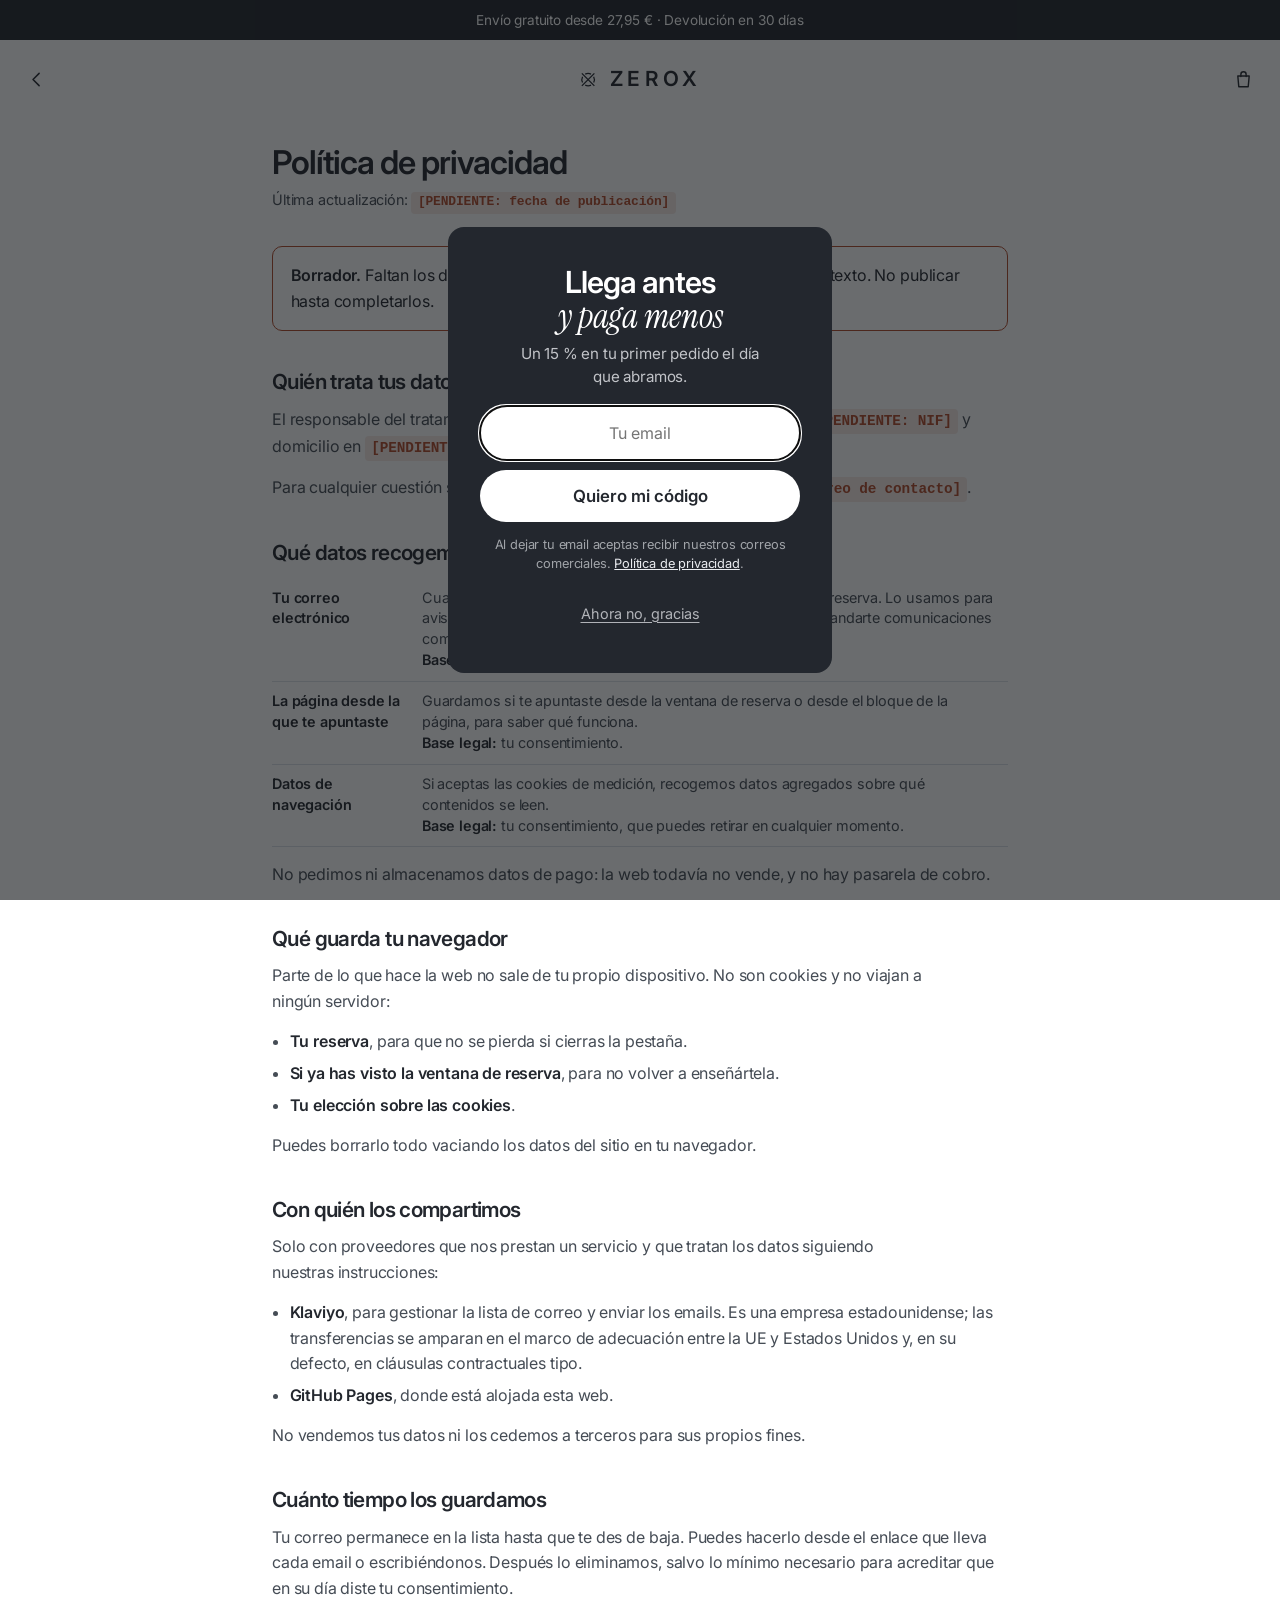
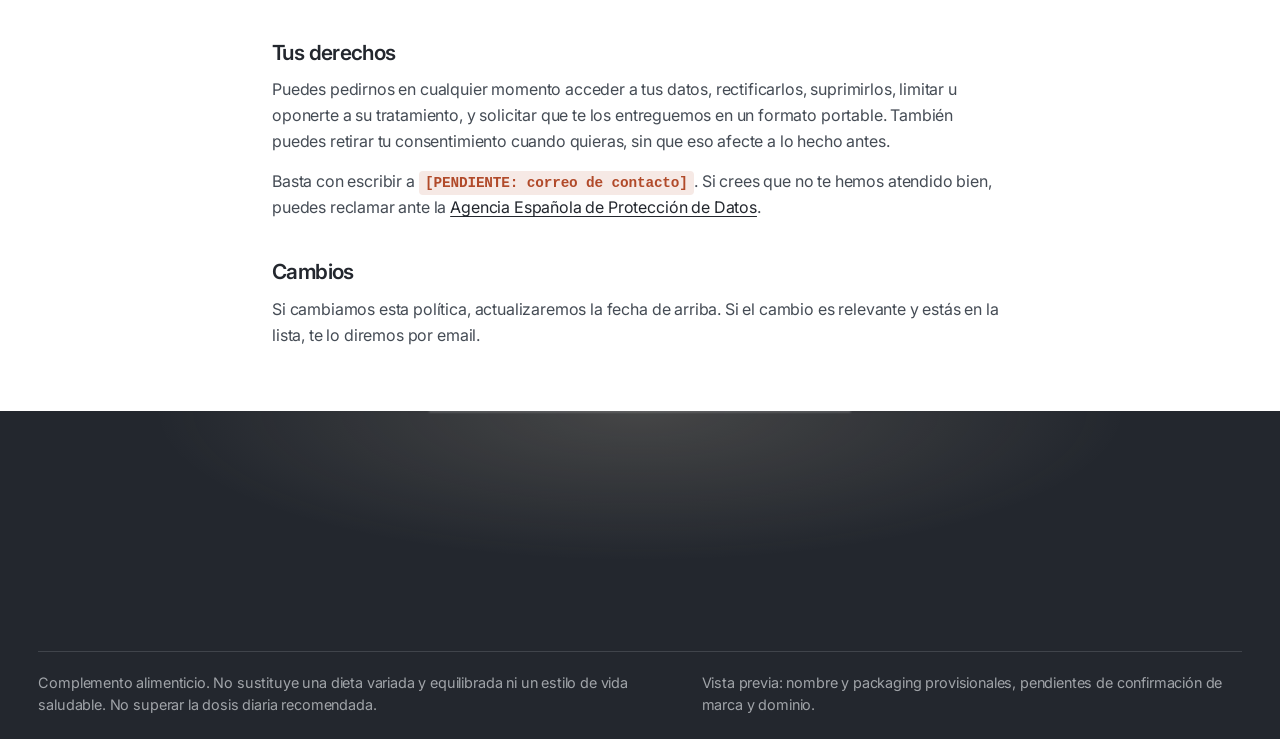
<file: privacidad.html>
<!doctype html>
<html lang="es">
<head>
<meta charset="utf-8">
<meta name="viewport" content="width=device-width, initial-scale=1">
<title>Política de privacidad — ZEROX</title>
<meta name="description" content="Qué datos recoge ZEROX, para qué y cómo ejercer tus derechos.">
<link rel="canonical" href="https://jaume-dotcom.github.io/ecom/privacidad.html">
<link rel="icon" href="data:image/svg+xml,%3Csvg xmlns='http://www.w3.org/2000/svg' viewBox='0 0 100 100'%3E%3Cstyle%3Eg%7Bstroke:%2323272e%7D@media(prefers-color-scheme:dark)%7Bg%7Bstroke:%23eef0f4%7D%7D%3C/style%3E%3Cg fill='none' stroke-width='7'%3E%3Cpath d='M80.15 34.30 A 34 34 0 0 1 80.15 65.70'/%3E%3Cpath d='M65.70 80.15 A 34 34 0 0 1 34.30 80.15'/%3E%3Cpath d='M19.85 65.70 A 34 34 0 0 1 19.85 34.30'/%3E%3Cpath d='M34.30 19.85 A 34 34 0 0 1 65.70 19.85'/%3E%3Cpath d='M16 16 L84 84 M84 16 L16 84'/%3E%3C/g%3E%3C/svg%3E">
<link rel="preconnect" href="https://fonts.googleapis.com">
<link rel="preconnect" href="https://fonts.gstatic.com" crossorigin>
<link rel="stylesheet" href="https://fonts.googleapis.com/css2?family=Inter:wght@300;400;500;600&family=Instrument+Serif:ital@1&display=swap">
<link rel="stylesheet" href="estilos.css">
<script src="carrito.js" defer></script>
<script src="captura.js" defer></script>
<noscript><style>
  .reveal, .foot-anim { opacity: 1 !important; filter: none !important; transform: none !important; }
</style></noscript>
<style>
  /* la cabecera se copia de la ficha: es la misma y tiene que verse igual.
     Estas reglas viven en el HTML de cada pagina y no en estilos.css, que es
     como esta montado el resto del sitio. */
  /* ---------- barra de aviso + nav ---------- */
  .topbar {
    background: var(--ink); color: var(--paper);
    font-size: var(--t-xs); text-align: center; padding: 0.6rem 1rem;
  }
  nav {
    position: relative; display: flex; align-items: center;
    justify-content: space-between; padding: 1.1rem 0;
  }
  .logo { display: inline-flex; align-items: center; gap: 0.55rem; color: var(--ink); }
  .logo-mark { width: 1.15rem; height: 1.15rem; flex-shrink: 0; }
  .logo-word { font-weight: 600; font-size: var(--t-2xl); letter-spacing: 0.2em; text-indent: 0.2em; }
  nav > .logo {
    position: absolute; left: 50%; top: 50%; transform: translate(-50%, -50%);
  }
  /* relative para colgarle el contador de la cesta, y el reset porque el de
     la bolsa dejo de ser un <a> y ahora es un <button> */
  .nav-ico {
    position: relative;
    width: 2.75rem; height: 2.75rem; margin: 0 -0.7rem;
    display: grid; place-items: center; color: var(--ink);
    background: none; border: 0; padding: 0; cursor: pointer;
  }
  .nav-ico svg { width: 21px; height: 21px; }

  /* pagina de texto: una sola columna estrecha y jerarquia clara. Nada mas. */
  .legal { max-width: 46rem; margin: 0 auto; padding: 1.6rem 0 3rem; }
  .legal h1 {
    margin: 0 0 0.4rem; font-size: var(--t-6xl); font-weight: 600;
    line-height: 1.15; letter-spacing: var(--tracking-lg);
  }
  .legal .legal-fecha { margin: 0 0 2rem; font-size: var(--t-sm); color: var(--ink-soft); }
  .legal h2 {
    margin: 2.2rem 0 0.6rem; font-size: var(--t-2xl); font-weight: 600;
    letter-spacing: var(--tracking-lg);
  }
  .legal p, .legal li { font-size: var(--t-base); line-height: 1.6; color: var(--ink-soft); }
  .legal p { margin: 0 0 0.9rem; }
  .legal ul { margin: 0 0 0.9rem; padding-left: 1.1rem; }
  .legal li { margin-bottom: 0.4rem; }
  .legal b { color: var(--ink); font-weight: 600; }
  .legal a { color: var(--ink); text-decoration: underline; text-underline-offset: 3px; }
  /* LO QUE FALTA POR RELLENAR, marcado a la vista. Un dato legal inventado es
     peor que un hueco: el hueco se ve y se corrige, el inventado se publica. */
  .falta {
    display: inline-block; padding: 0.05rem 0.4rem; border-radius: 4px;
    background: rgba(177, 74, 42, 0.12); color: var(--acento);
    font-family: var(--font-mono); font-size: 0.9em; font-weight: 600;
  }
  .legal-aviso {
    margin: 0 0 2rem; padding: 1rem 1.1rem;
    border: 1px solid var(--acento); border-radius: var(--r-md);
  }
  .legal-aviso p { margin: 0; color: var(--ink); }
  .legal-tabla { width: 100%; border-collapse: collapse; margin: 0 0 0.9rem; }
  .legal-tabla th, .legal-tabla td {
    text-align: left; padding: 0.6rem 0.6rem 0.6rem 0;
    border-bottom: 1px solid var(--line);
    font-size: var(--t-sm); line-height: 1.45; vertical-align: top;
  }
  .legal-tabla th { color: var(--ink); font-weight: 600; }
  .legal-tabla td { color: var(--ink-soft); }
</style>
</head>
<body>

<div class="topbar">Envío gratuito desde 27,95 € · Devolución en 30 días</div>

<div class="wrap">
  <nav>
    <a class="nav-ico" href="index.html" aria-label="Volver a la portada">
      <svg viewBox="0 0 24 24" fill="none" stroke="currentColor" stroke-width="1.7" stroke-linecap="round" stroke-linejoin="round" aria-hidden="true"><path d="M15 5l-7 7 7 7"/></svg>
    </a>
    <a class="logo" href="index.html">
      <svg class="logo-mark" viewBox="0 0 100 100" aria-hidden="true">
        <g fill="none" stroke="currentColor" stroke-width="7">
          <path d="M80.15 34.30 A 34 34 0 0 1 80.15 65.70"/>
          <path d="M65.70 80.15 A 34 34 0 0 1 34.30 80.15"/>
          <path d="M19.85 65.70 A 34 34 0 0 1 19.85 34.30"/>
          <path d="M34.30 19.85 A 34 34 0 0 1 65.70 19.85"/>
          <path d="M16 16 L84 84 M84 16 L16 84"/>
        </g>
      </svg>
      <span class="logo-word">ZEROX</span>
    </a>
    <button type="button" class="nav-ico" data-cart-abrir aria-label="Tu cesta, vacía">
      <svg viewBox="0 0 24 24" aria-hidden="true">
        <path d="M5.5 8h13l-1.1 12.2H6.6L5.5 8Z" fill="none" stroke="currentColor" stroke-width="1.6" stroke-linejoin="round"/>
        <path d="M9 8.5V6.2a3 3 0 0 1 6 0v2.3" fill="none" stroke="currentColor" stroke-width="1.6" stroke-linecap="round"/>
      </svg>
    </button>
  </nav>
</div>

<main class="wrap">
  <div class="legal">

    <h1>Política de privacidad</h1>
    <p class="legal-fecha">Última actualización: <span class="falta">[PENDIENTE: fecha de publicación]</span></p>

    <!-- ================================================================
         ESTE DOCUMENTO NO ESTA TERMINADO Y NO DEBE PUBLICARSE TAL CUAL.
         Todo lo marcado con .falta son datos que solo puede dar el
         responsable: razon social, NIF, domicilio y correo de contacto.
         NO SE INVENTAN. Una politica con una identidad falsa es peor que no
         tener politica: incumple igual y ademas induce a error.
         El resto —que datos se recogen, para que, con que base legal y con
         quien se comparten— si sale de lo que la web hace de verdad, que es
         lo que se ha podido comprobar leyendo el codigo.
         ================================================================ -->
    <div class="legal-aviso">
      <p><b>Borrador.</b> Faltan los datos identificativos del responsable, marcados en el texto. No publicar hasta completarlos.</p>
    </div>

    <h2>Quién trata tus datos</h2>
    <p>El responsable del tratamiento es <span class="falta">[PENDIENTE: razón social]</span>, con NIF <span class="falta">[PENDIENTE: NIF]</span> y domicilio en <span class="falta">[PENDIENTE: domicilio]</span>.</p>
    <p>Para cualquier cuestión sobre tus datos puedes escribir a <span class="falta">[PENDIENTE: correo de contacto]</span>.</p>

    <h2>Qué datos recogemos y para qué</h2>
    <table class="legal-tabla">
      <tr>
        <th>Tu correo electrónico</th>
        <td>Cuando lo dejas en el formulario de la web o en la ventana de reserva. Lo usamos para avisarte del lanzamiento, enviarte tu código de descuento y mandarte comunicaciones comerciales sobre nuestros productos.<br><b>Base legal:</b> tu consentimiento, que das al enviar el formulario.</td>
      </tr>
      <tr>
        <th>La página desde la que te apuntaste</th>
        <td>Guardamos si te apuntaste desde la ventana de reserva o desde el bloque de la página, para saber qué funciona.<br><b>Base legal:</b> tu consentimiento.</td>
      </tr>
      <tr>
        <th>Datos de navegación</th>
        <td>Si aceptas las cookies de medición, recogemos datos agregados sobre qué contenidos se leen.<br><b>Base legal:</b> tu consentimiento, que puedes retirar en cualquier momento.</td>
      </tr>
    </table>
    <p>No pedimos ni almacenamos datos de pago: la web todavía no vende, y no hay pasarela de cobro.</p>

    <h2>Qué guarda tu navegador</h2>
    <p>Parte de lo que hace la web no sale de tu propio dispositivo. No son cookies y no viajan a ningún servidor:</p>
    <ul>
      <li><b>Tu reserva</b>, para que no se pierda si cierras la pestaña.</li>
      <li><b>Si ya has visto la ventana de reserva</b>, para no volver a enseñártela.</li>
      <li><b>Tu elección sobre las cookies</b>.</li>
    </ul>
    <p>Puedes borrarlo todo vaciando los datos del sitio en tu navegador.</p>

    <h2>Con quién los compartimos</h2>
    <p>Solo con proveedores que nos prestan un servicio y que tratan los datos siguiendo nuestras instrucciones:</p>
    <ul>
      <li><b>Klaviyo</b>, para gestionar la lista de correo y enviar los emails. Es una empresa estadounidense; las transferencias se amparan en el marco de adecuación entre la UE y Estados Unidos y, en su defecto, en cláusulas contractuales tipo.</li>
      <li><b>GitHub Pages</b>, donde está alojada esta web.</li>
    </ul>
    <p>No vendemos tus datos ni los cedemos a terceros para sus propios fines.</p>

    <h2>Cuánto tiempo los guardamos</h2>
    <p>Tu correo permanece en la lista hasta que te des de baja. Puedes hacerlo desde el enlace que lleva cada email o escribiéndonos. Después lo eliminamos, salvo lo mínimo necesario para acreditar que en su día diste tu consentimiento.</p>

    <h2>Tus derechos</h2>
    <p>Puedes pedirnos en cualquier momento acceder a tus datos, rectificarlos, suprimirlos, limitar u oponerte a su tratamiento, y solicitar que te los entreguemos en un formato portable. También puedes retirar tu consentimiento cuando quieras, sin que eso afecte a lo hecho antes.</p>
    <p>Basta con escribir a <span class="falta">[PENDIENTE: correo de contacto]</span>. Si crees que no te hemos atendido bien, puedes reclamar ante la <a href="https://www.aepd.es" target="_blank" rel="noopener">Agencia Española de Protección de Datos</a>.</p>

    <h2>Cambios</h2>
    <p>Si cambiamos esta política, actualizaremos la fecha de arriba. Si el cambio es relevante y estás en la lista, te lo diremos por email.</p>

  </div>
</main>

<footer id="footer-signup">
  <div class="foot-panel">
    <span class="foot-hair" aria-hidden="true"></span>
    <div class="foot-grid">

      <div class="foot-brand reveal foot-anim">
        <a class="logo" href="index.html">
          <svg class="logo-mark" viewBox="0 0 100 100" aria-hidden="true">
            <g fill="none" stroke="currentColor" stroke-width="7">
              <path d="M80.15 34.30 A 34 34 0 0 1 80.15 65.70"/>
              <path d="M65.70 80.15 A 34 34 0 0 1 34.30 80.15"/>
              <path d="M19.85 65.70 A 34 34 0 0 1 19.85 34.30"/>
              <path d="M34.30 19.85 A 34 34 0 0 1 65.70 19.85"/>
              <path d="M16 16 L84 84 M84 16 L16 84"/>
            </g>
          </svg>
          <span class="logo-word">ZEROX</span>
        </a>
        <p class="foot-claim">Qué lleva, cuánto lleva y por qué.</p>
        <p class="foot-copy">&copy; 2026 ZEROX</p>
      </div>

      <div class="foot-cols">
        <div class="foot-col reveal foot-anim">
          <h3>Fórmulas</h3>
          <ul>
            <li><a href="magnesio.html">Magnesio Bisglicinato</a></li>
            <li><a href="index.html#catalogo">Vitamina D3 + K2</a></li>
            <li><a href="index.html#catalogo">Omega&ndash;3 EPA+DHA</a></li>
            <li><a href="index.html#catalogo">Probiótico Multicepa</a></li>
          </ul>
        </div>
        <div class="foot-col reveal foot-anim">
          <h3>La marca</h3>
          <ul>
            <li><a href="index.html#criterio">Cómo elegimos</a></li>
            <li><a href="elegir.html">Cómo elegir la tuya</a></li>
            <li class="pendiente-sento" hidden><a href="libro.html">El libro</a></li>
            <li><a href="#faq">Preguntas</a></li>
          </ul>
        </div>
        <div class="foot-col reveal foot-anim">
          <h3>Ayuda</h3>
          <ul>
            <li><a href="#alta">Acceso anticipado</a></li>
            <li><a href="#faq">Envíos y devoluciones</a></li>
            <li><a href="#footer-signup">Contacto</a></li>
          </ul>
        </div>
        <div class="foot-col reveal foot-anim">
          <h3>Legal</h3>
          <ul>
            <li><a href="#">Aviso legal</a></li>
            <li><a href="#">Privacidad</a></li>
            <li><a href="#">Cookies</a></li>
          </ul>
        </div>
      </div>

    </div>

    <div class="foot-bottom">
      <span>Complemento alimenticio. No sustituye una dieta variada y equilibrada ni un estilo de vida saludable. No superar la dosis diaria recomendada.</span>
      <span class="disclaimer">Vista previa: nombre y packaging provisionales, pendientes de confirmación de marca y dominio.</span>
    </div>
  </div>
</footer>

</body>
</html>
</file>
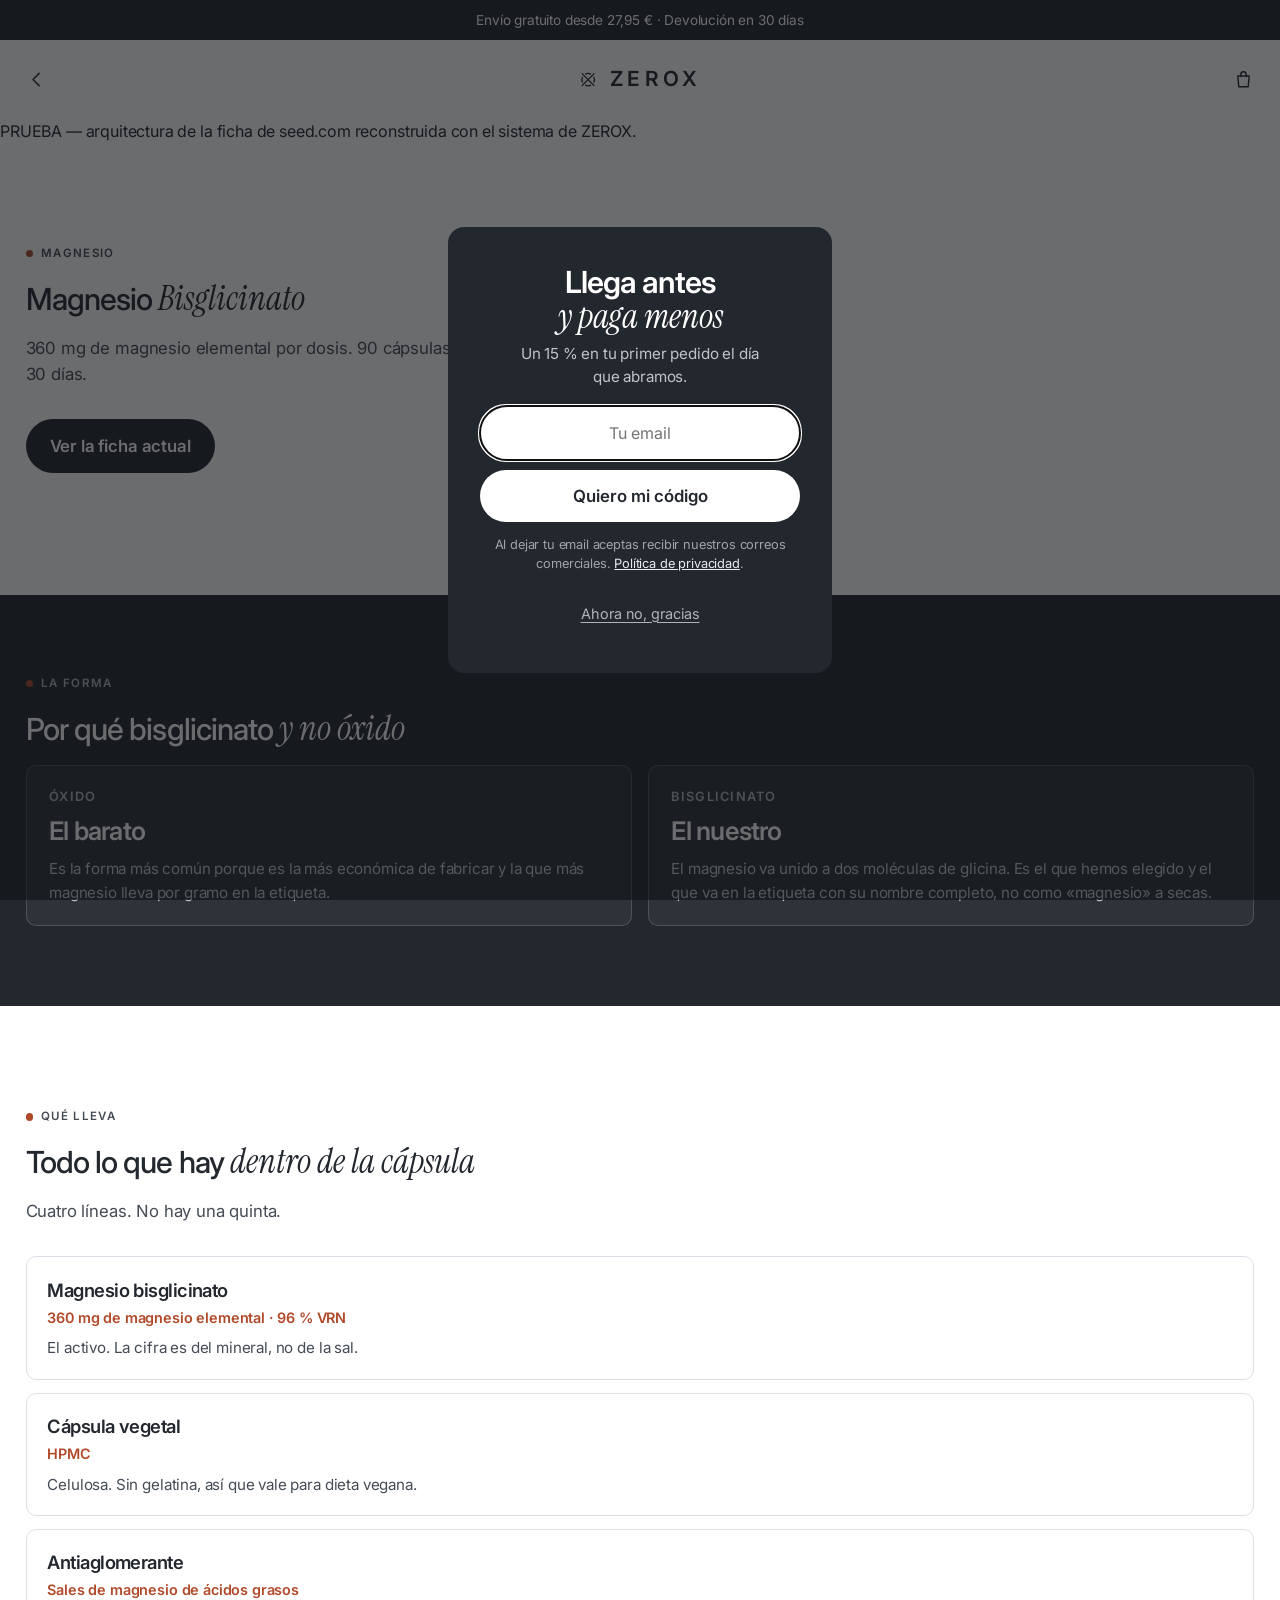
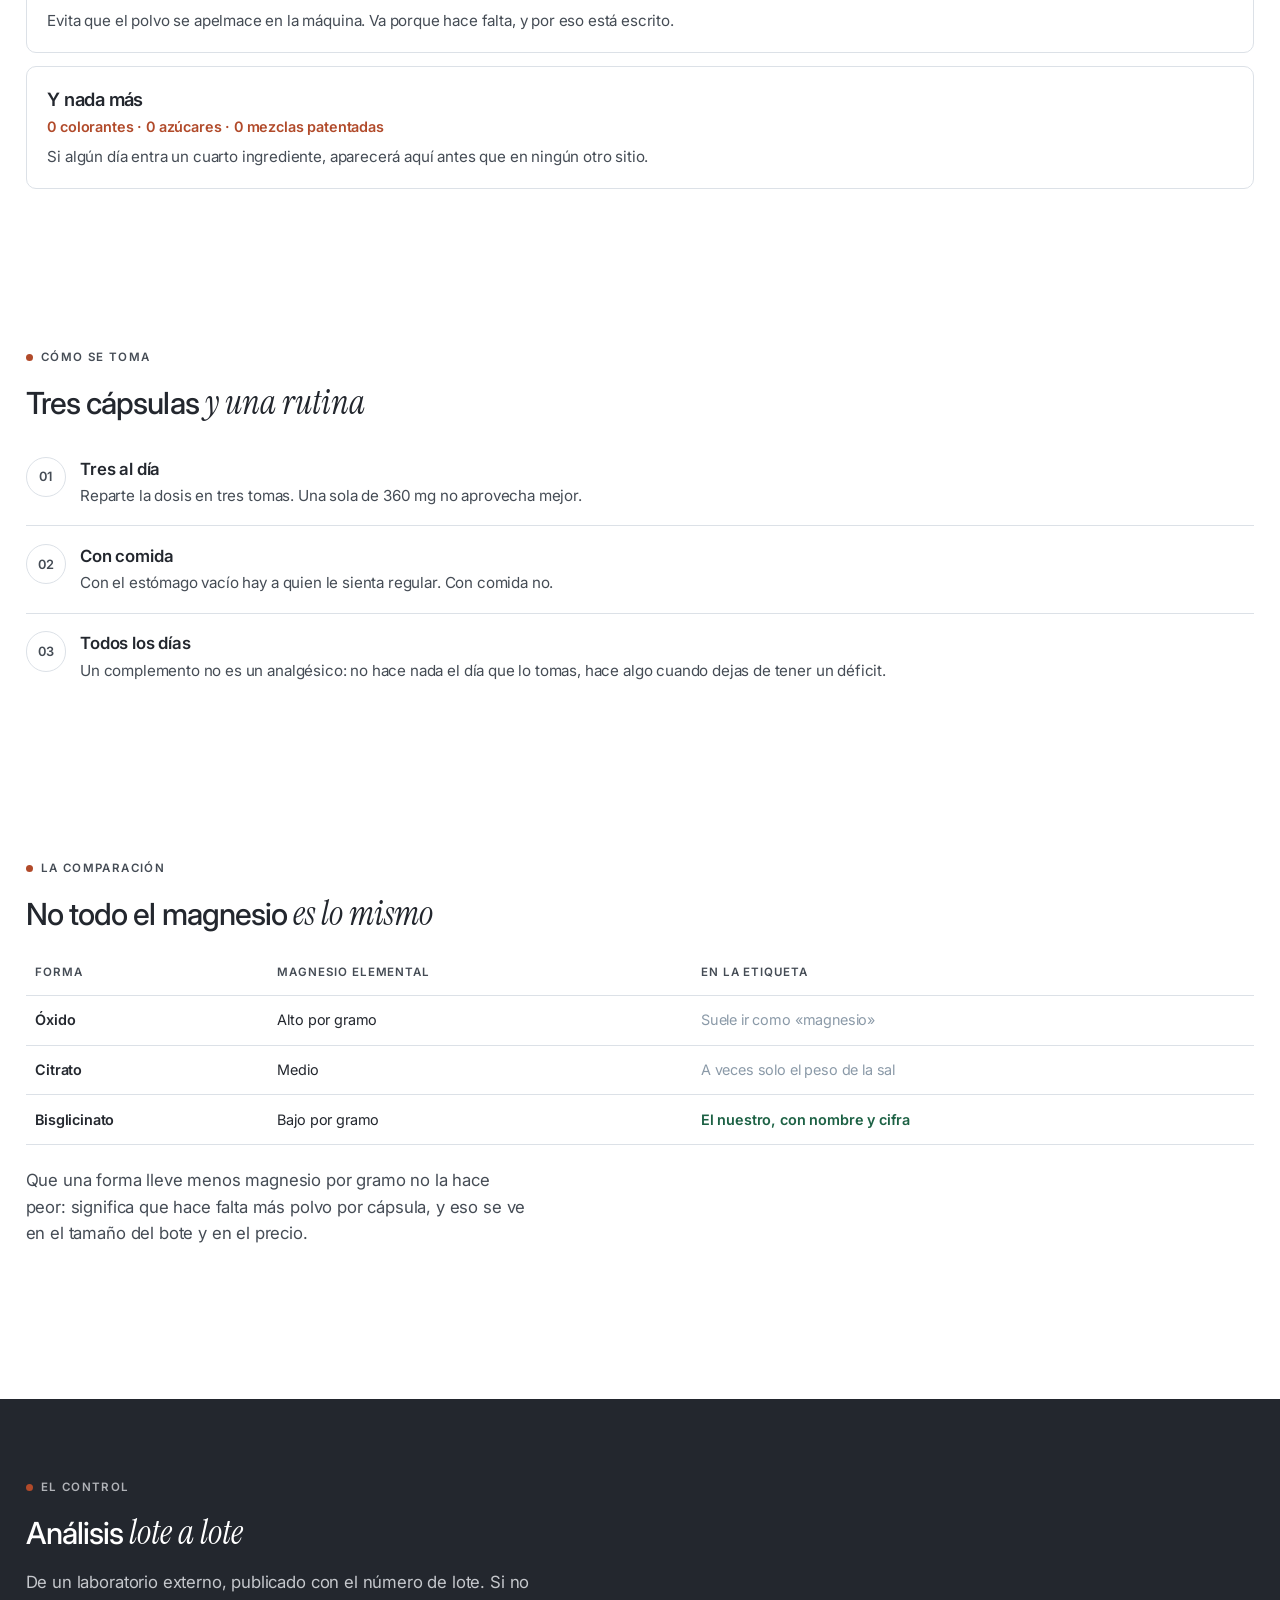
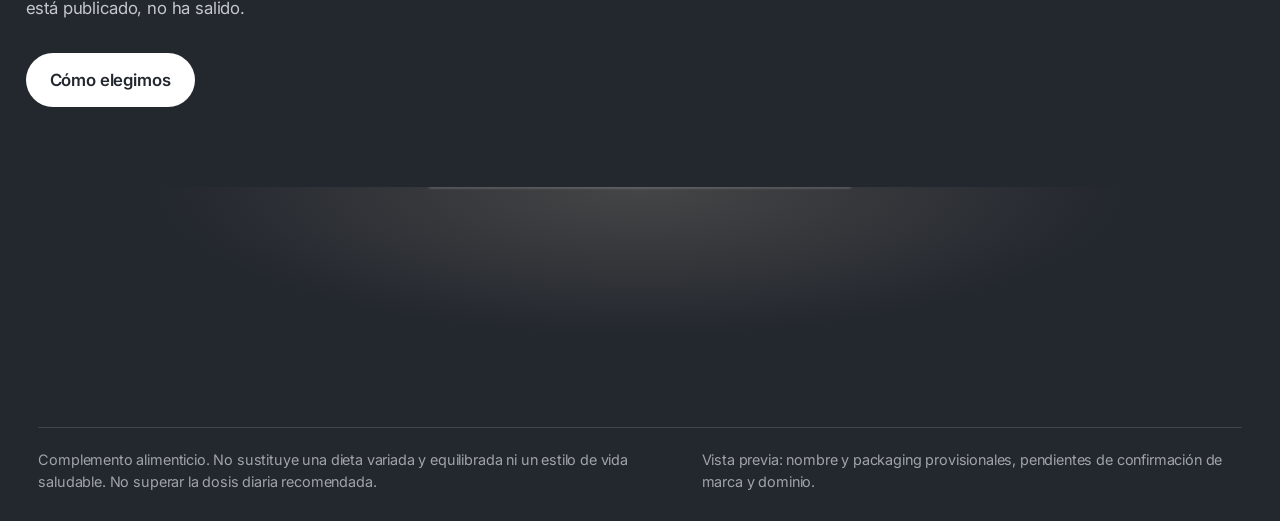
<file: prueba-ficha.html>
<!doctype html>
<html lang="es">
<head>
<meta charset="utf-8">
<meta name="viewport" content="width=device-width, initial-scale=1">
<title>Prueba de ficha — ZEROX</title>
<meta name="description" content="Página de prueba interna.">
<!-- La pagina no se indexa: hasta que haya valoraciones de verdad, lo unico
     que hay aqui son huecos de relleno. -->
<meta name="robots" content="noindex">
<link rel="icon" href="data:image/svg+xml,%3Csvg xmlns='http://www.w3.org/2000/svg' viewBox='0 0 100 100'%3E%3Cstyle%3Eg%7Bstroke:%2323272e%7D@media(prefers-color-scheme:dark)%7Bg%7Bstroke:%23eef0f4%7D%7D%3C/style%3E%3Cg fill='none' stroke-width='7'%3E%3Cpath d='M80.15 34.30 A 34 34 0 0 1 80.15 65.70'/%3E%3Cpath d='M65.70 80.15 A 34 34 0 0 1 34.30 80.15'/%3E%3Cpath d='M19.85 65.70 A 34 34 0 0 1 19.85 34.30'/%3E%3Cpath d='M34.30 19.85 A 34 34 0 0 1 65.70 19.85'/%3E%3Cpath d='M16 16 L84 84 M84 16 L16 84'/%3E%3C/g%3E%3C/svg%3E">
<link rel="preconnect" href="https://fonts.googleapis.com">
<link rel="preconnect" href="https://fonts.gstatic.com" crossorigin>
<link rel="stylesheet" href="https://fonts.googleapis.com/css2?family=Inter:wght@300;400;500;600&family=Instrument+Serif:ital@1&display=swap">
<link rel="stylesheet" href="estilos.css">
<script src="carrito.js" defer></script>
<script src="captura.js" defer></script>
<noscript><style>
  .reveal, .foot-anim { opacity: 1 !important; filter: none !important; transform: none !important; }
</style></noscript>
<style>
  /* La barra de aviso y la nav se copian de la ficha: es la misma cabecera y
     tiene que verse igual. Estas reglas viven en el HTML de cada pagina y no
     en estilos.css, que es como esta montado el resto del sitio. */
  /* ---------- barra de aviso + nav ---------- */
  .topbar {
    background: var(--ink); color: var(--paper);
    font-size: var(--t-xs); text-align: center; padding: 0.6rem 1rem;
  }
  nav {
    position: relative; display: flex; align-items: center;
    justify-content: space-between; padding: 1.1rem 0;
  }
  .logo { display: inline-flex; align-items: center; gap: 0.55rem; color: var(--ink); }
  .logo-mark { width: 1.15rem; height: 1.15rem; flex-shrink: 0; }
  .logo-word { font-weight: 600; font-size: var(--t-2xl); letter-spacing: 0.2em; text-indent: 0.2em; }
  nav > .logo {
    position: absolute; left: 50%; top: 50%; transform: translate(-50%, -50%);
  }
  /* relative para colgarle el contador de la cesta, y el reset porque el de
     la bolsa dejo de ser un <a> y ahora es un <button> */
  .nav-ico {
    position: relative;
    width: 2.75rem; height: 2.75rem; margin: 0 -0.7rem;
    display: grid; place-items: center; color: var(--ink);
    background: none; border: 0; padding: 0; cursor: pointer;
  }
  .nav-ico svg { width: 21px; height: 21px; }
  /* AQUI LAS VALORACIONES NO SON UN CARRUSEL, son una lista: es lo que se
     viene a ver. .resenas de estilos.css es una rejilla de flujo por COLUMNAS
     con anchos del 78 % y desplazamiento lateral, asi que no basta con poner
     display:grid: hay que devolver el flujo a filas y soltar el ancho fijo. */
  .resenas-todas {
    list-style: none; margin: 0; padding: 0;
    display: grid; grid-auto-flow: row;
    grid-template-columns: 1fr; grid-auto-columns: auto;
    gap: 0.9rem; overflow-x: visible;
  }
  /* y sin la proporcion cuadrada que llevan dentro del carrusel: aqui el alto
     lo pone el texto */
  .resenas-todas .resena { aspect-ratio: auto; align-content: start; padding: 0; }
  /* una linea de pelo entre valoraciones. En el carrusel cada tarjeta se veia
     porque iba en blanco sobre la banda; aqui el fondo tambien es blanco y sin
     separador se leerian como un solo bloque de texto. */
  .resenas-todas .resena + .resena {
    border-top: 1px solid var(--line); padding-top: 1.5rem;
  }
  .resenas-todas { gap: 1.5rem; }
  .resenas-cab { margin: 0 0 1.4rem; }
  .resenas-cab h1 {
    margin: 0 0 0.4rem; font-size: var(--t-6xl); font-weight: 600;
    line-height: 1.15; letter-spacing: var(--tracking-lg);
  }
  .resenas-cab p { margin: 0; color: var(--ink-soft); }
  .resenas-volver {
    display: inline-flex; align-items: center; gap: 0.5rem;
    min-height: 44px; margin: 1.6rem 0 0; padding: 0 1.2rem;
    border: 1px solid var(--line); border-radius: 999px; background: #fff;
    color: var(--ink); font-size: var(--t-base); font-weight: 500; cursor: pointer;
    font-family: var(--font);
  }
  .resenas-volver svg { width: 17px; height: 17px; fill: none; stroke: currentColor; stroke-width: 1.7; stroke-linecap: round; stroke-linejoin: round; }
  main.wrap { padding-top: 1.4rem; padding-bottom: 2.6rem; }
  @media (min-width: 860px) {
    .resenas-todas { grid-template-columns: 1fr 1fr; }
  }
<meta name="robots" content="noindex">

  /* ================================================================
     PRUEBA. Arquitectura reconstruida a partir de seed.com, con el
     sistema de ZEROX: sus tokens, sus fotos, su copy y sus reglas.
     NO hay CSS, texto ni imagenes de la referencia: lo que se copia
     es el ESQUELETO —que bloques hay, en que orden y que resuelve
     cada uno—, que es lo que no tiene dueño.
     ================================================================ */

  .pr-aviso {
    background: var(--acento); color: var(--paper);
    font-size: var(--t-2xs); letter-spacing: 0.04em;
    padding: 0.5rem 1rem; text-align: center;
  }

  /* ---------- piezas comunes ---------- */
  .pr-kicker {
    display: flex; align-items: center; gap: 0.5rem; margin: 0 0 0.9rem;
    font-size: var(--t-3xs); font-weight: 600;
    letter-spacing: 0.12em; text-transform: uppercase; color: var(--ink-soft);
  }
  .pr-kicker i { width: 0.45rem; height: 0.45rem; border-radius: 50%; background: var(--acento); }
  .pr-h2 { margin: 0 0 0.8rem; font-size: var(--t-4xl); font-weight: 500; letter-spacing: var(--tracking-lg); }
  .pr-lede { margin: 0 0 2rem; font-size: var(--t-lg); line-height: 1.55; color: var(--ink-soft); max-width: 46ch; }
  .pr-band { padding: 3.5rem 0; }
  .pr-band--tint { background: var(--tint); }
  .pr-band--ink { background: var(--ink); color: var(--paper); }
  .pr-band--ink .pr-h2, .pr-band--ink .h2-soft { color: var(--paper); }
  .pr-band--ink .pr-lede { color: rgba(238, 240, 244, 0.8); }
  .pr-band--ink .pr-kicker { color: rgba(238, 240, 244, 0.7); }
  /* NO HACE FALTA SACAR ESTAS BANDAS DEL .wrap: cuelgan del body, no de el.
     Se les puso el mismo truco de margenes negativos que en la portada real y
     ahi si hace falta —alli las secciones viven dentro de un .wrap— pero aqui
     sobraba y empujaba la pagina 26 px por cada lado: 26 de desbordamiento
     horizontal medido. El relleno lateral se lo da el .wrap de dentro. */
  .pr-sangre { margin-left: -1.6rem; margin-right: -1.6rem; padding-left: 1.6rem; padding-right: 1.6rem; }
  @media (min-width: 860px) {
    .pr-sangre { margin-left: calc(50% - 50vw); margin-right: calc(50% - 50vw); padding-left: 2rem; padding-right: 2rem; }
    .pr-h2 { font-size: var(--t-5xl); }
    .pr-band { padding: 5rem 0; }
  }

  /* ---------- hero ---------- */
  .pr-hero { position: relative; overflow: hidden; min-height: 78svh; display: grid; align-content: end; }
  .pr-hero img { position: absolute; inset: 0; width: 100%; height: 100%; object-fit: cover; }
  .pr-hero::after {
    content: ""; position: absolute; inset: 0;
    /* la foto del hero es CLARA —botes blancos sobre piedra clara— asi que el
       velo tiene que llegar mas arriba de lo que pediria una foto normal: el
       titular cae a media altura y ahi el degradado suave lo dejaba en gris
       sobre gris. Con una foto oscura estos numeros se pueden aflojar. */
    background: linear-gradient(to top, rgba(16,18,22,0.88) 0%, rgba(16,18,22,0.72) 38%, rgba(16,18,22,0.3) 75%, rgba(16,18,22,0.1) 100%);
  }
  .pr-hero-txt { position: relative; z-index: 1; padding: 0 0 2.4rem; color: var(--paper); }
  .pr-hero-txt h1 { margin: 0 0 0.7rem; font-size: var(--t-5xl); font-weight: 500; letter-spacing: var(--tracking-lg); line-height: 1.1; }
  .pr-hero-txt p { margin: 0 0 1.6rem; font-size: var(--t-lg); color: rgba(238,240,244,0.9); max-width: 34ch; }
  .pr-ctas { display: flex; flex-wrap: wrap; gap: 0.6rem; }
  .pr-cta {
    display: inline-flex; align-items: center; justify-content: center;
    min-height: 48px; padding: 0.9rem 1.5rem; border-radius: 999px; border: 0;
    background: var(--paper); color: var(--ink);
    font-family: var(--font); font-size: var(--btn-txt); font-weight: var(--btn-peso); cursor: pointer;
  }
  .pr-cta--linea { background: transparent; color: var(--paper); border: 1px solid rgba(238,240,244,0.5); }

  /* ---------- explicativo de dos partes (el patron del bloque tecnico) ---------- */
  .pr-doble { display: grid; gap: 1rem; margin: 0; padding: 0; list-style: none; }
  .pr-parte {
    background: var(--paper); border: 1px solid var(--line); border-radius: var(--r-md);
    padding: 1.3rem 1.4rem;
  }
  .pr-band--ink .pr-parte { background: rgba(238,240,244,0.06); border-color: rgba(238,240,244,0.16); }
  .pr-parte h3 { margin: 0 0 0.4rem; font-size: var(--t-2xs); font-weight: 600; letter-spacing: 0.1em; text-transform: uppercase; color: var(--ink-soft); }
  .pr-band--ink .pr-parte h3 { color: rgba(238,240,244,0.7); }
  .pr-parte b { display: block; font-size: var(--t-3xl); font-weight: 600; letter-spacing: var(--tracking-lg); margin-bottom: 0.4rem; }
  .pr-parte p { margin: 0; font-size: var(--t-md); line-height: 1.55; color: var(--ink-soft); }
  .pr-band--ink .pr-parte p { color: rgba(238,240,244,0.78); }
  @media (min-width: 720px) { .pr-doble { grid-template-columns: 1fr 1fr; } }

  /* ---------- manifiesto ---------- */
  .pr-manif { position: relative; overflow: hidden; }
  .pr-manif img { position: absolute; inset: 0; width: 100%; height: 100%; object-fit: cover; filter: blur(2px); transform: scale(1.06); }
  .pr-manif::after { content: ""; position: absolute; inset: 0; background: rgba(16,18,22,0.8); }
  .pr-manif-txt { position: relative; z-index: 1; color: var(--paper); text-align: center; padding: 4rem 0; }
  .pr-manif-txt h2 { margin: 0 auto 1rem; font-size: var(--t-5xl); font-weight: 500; letter-spacing: var(--tracking-lg); line-height: 1.15; max-width: 18ch; }
  .pr-manif-txt p { margin: 0 auto 1.8rem; font-size: var(--t-lg); line-height: 1.6; color: rgba(238,240,244,0.85); max-width: 44ch; }

  /* ---------- titular solo, como pausa ---------- */
  .pr-pausa { text-align: center; padding: 3rem 0; }
  .pr-pausa p { margin: 0 auto; font-size: var(--t-3xl); font-weight: 500; line-height: 1.3; max-width: 24ch; letter-spacing: var(--tracking-lg); }

  /* ---------- tabla comparativa ---------- */
  .pr-tabla { width: 100%; border-collapse: collapse; font-size: var(--t-sm); }
  .pr-tabla th, .pr-tabla td { padding: 0.85rem 0.6rem; text-align: left; border-bottom: 1px solid var(--line); vertical-align: top; }
  .pr-tabla thead th { font-size: var(--t-3xs); letter-spacing: 0.08em; text-transform: uppercase; color: var(--ink-soft); font-weight: 600; }
  .pr-tabla td:first-child { font-weight: 600; color: var(--ink); }
  .pr-tabla .si { color: var(--ok, #1c6144); font-weight: 600; }
  .pr-tabla .no { color: var(--ink-faint); }
  .pr-tabla-caja { overflow-x: auto; }

  /* ---------- ingrediente a ingrediente ---------- */
  .pr-ing { list-style: none; margin: 0; padding: 0; display: grid; gap: 0.8rem; }
  .pr-ing li { background: var(--paper); border: 1px solid var(--line); border-radius: var(--r-md); padding: 1.2rem 1.3rem; }
  .pr-ing h3 { margin: 0 0 0.15rem; font-size: var(--t-xl); font-weight: 600; letter-spacing: var(--tracking-lg); }
  .pr-ing .dosis { display: block; font-size: var(--t-sm); color: var(--acento); font-weight: 600; margin-bottom: 0.5rem; }
  .pr-ing p { margin: 0; font-size: var(--t-md); line-height: 1.55; color: var(--ink-soft); }

  /* ---------- pasos ---------- */
  .pr-pasos { list-style: none; margin: 0; padding: 0; counter-reset: pr; display: grid; gap: 0; }
  .pr-pasos li { counter-increment: pr; display: grid; grid-template-columns: 2.4rem 1fr; gap: 1rem; padding: 1.1rem 0; border-bottom: 1px solid var(--line); }
  .pr-pasos li:last-child { border-bottom: 0; }
  .pr-pasos li::before {
    content: counter(pr, decimal-leading-zero);
    width: 2.4rem; height: 2.4rem; border-radius: 50%; border: 1px solid var(--line);
    display: grid; place-items: center; font-size: var(--t-2xs); font-weight: 600; color: var(--ink-soft);
  }
  .pr-pasos b { display: block; font-size: var(--t-lg); font-weight: 600; margin-bottom: 0.2rem; }
  .pr-pasos p { margin: 0; font-size: var(--t-md); line-height: 1.5; color: var(--ink-soft); }

</style>
</head>
<body>

<div class="topbar">Envío gratuito desde 27,95 € · Devolución en 30 días</div>

<div class="wrap">
  <nav>
    <a class="nav-ico" id="volver" href="magnesio.html" aria-label="Volver">
      <svg viewBox="0 0 24 24" fill="none" stroke="currentColor" stroke-width="1.7" stroke-linecap="round" stroke-linejoin="round" aria-hidden="true"><path d="M15 5l-7 7 7 7"/></svg>
    </a>
    <a class="logo" href="index.html">
      <svg class="logo-mark" viewBox="0 0 100 100" aria-hidden="true">
        <g fill="none" stroke="currentColor" stroke-width="7">
          <path d="M80.15 34.30 A 34 34 0 0 1 80.15 65.70"/>
          <path d="M65.70 80.15 A 34 34 0 0 1 34.30 80.15"/>
          <path d="M19.85 65.70 A 34 34 0 0 1 19.85 34.30"/>
          <path d="M34.30 19.85 A 34 34 0 0 1 65.70 19.85"/>
          <path d="M16 16 L84 84 M84 16 L16 84"/>
        </g>
      </svg>
      <span class="logo-word">ZEROX</span>
    </a>
    <button type="button" class="nav-ico" data-cart-abrir aria-label="Tu cesta, vacía">
      <svg viewBox="0 0 24 24" aria-hidden="true">
        <path d="M5.5 8h13l-1.1 12.2H6.6L5.5 8Z" fill="none" stroke="currentColor" stroke-width="1.6" stroke-linejoin="round"/>
        <path d="M9 8.5V6.2a3 3 0 0 1 6 0v2.3" fill="none" stroke="currentColor" stroke-width="1.6" stroke-linecap="round"/>
      </svg>
    </button>
  </nav>
</div>

<div class="pr-aviso">PRUEBA — arquitectura de la ficha de seed.com reconstruida con el sistema de ZEROX.</div>

<main class="wrap">

  <!-- 1 · CABECERA. Foto, nombre, valoracion, precio, opciones y boton. La
       ficha de ZEROX ya la tiene montada asi, asi que aqui se enlaza en vez de
       duplicarla. La valoracion NO se pinta: seguiria siendo inventada. -->
  <section class="pr-band">
    <p class="pr-kicker"><i aria-hidden="true"></i>Magnesio</p>
    <h1 class="pr-h2">Magnesio <span class="h2-soft">Bisglicinato</span></h1>
    <p class="pr-lede">360 mg de magnesio elemental por dosis. 90 cápsulas, para 30 días.</p>
    <div class="pr-ctas"><a class="pr-cta" style="background:var(--ink);color:var(--paper)" href="magnesio.html">Ver la ficha actual</a></div>
  </section>

</main>

<!-- 2 · EL BLOQUE DE FORMULACION. En la referencia va justo debajo de la
     compra y en oscuro: dos mitades que explican como esta hecho. Mismo patron
     que el bloque tecnico de la portada, y aqui aplicado a la forma quimica. -->
<section class="pr-band pr-band--ink">
  <div class="wrap">
    <p class="pr-kicker"><i aria-hidden="true"></i>La forma</p>
    <h2 class="pr-h2">Por qué bisglicinato <span class="h2-soft">y no óxido</span></h2>
    <ul class="pr-doble">
      <li class="pr-parte">
        <h3>Óxido</h3>
        <b>El barato</b>
        <p>Es la forma más común porque es la más económica de fabricar y la que más magnesio lleva por gramo en la etiqueta.</p>
      </li>
      <li class="pr-parte">
        <h3>Bisglicinato</h3>
        <b>El nuestro</b>
        <p>El magnesio va unido a dos moléculas de glicina. Es el que hemos elegido y el que va en la etiqueta con su nombre completo, no como «magnesio» a secas.</p>
      </li>
    </ul>
  </div>
</section>

<main class="wrap">

  <!-- 3 · INGREDIENTE A INGREDIENTE. En la referencia cada activo tiene su
       bloque con nombre y dosis. Es el patron mas exportable de toda su ficha y
       encaja como un guante con "cero incognitas": una lista donde cada linea
       lleva su cantidad es exactamente lo que ZEROX dice que hace. -->
  <section class="pr-band">
    <p class="pr-kicker"><i aria-hidden="true"></i>Qué lleva</p>
    <h2 class="pr-h2">Todo lo que hay <span class="h2-soft">dentro de la cápsula</span></h2>
    <p class="pr-lede">Cuatro líneas. No hay una quinta.</p>
    <ul class="pr-ing">
      <li>
        <h3>Magnesio bisglicinato</h3>
        <span class="dosis">360 mg de magnesio elemental · 96&nbsp;% VRN</span>
        <p>El activo. La cifra es del mineral, no de la sal.</p>
      </li>
      <li>
        <h3>Cápsula vegetal</h3>
        <span class="dosis">HPMC</span>
        <p>Celulosa. Sin gelatina, así que vale para dieta vegana.</p>
      </li>
      <li>
        <h3>Antiaglomerante</h3>
        <span class="dosis">Sales de magnesio de ácidos grasos</span>
        <p>Evita que el polvo se apelmace en la máquina. Va porque hace falta, y por eso está escrito.</p>
      </li>
      <li>
        <h3>Y nada más</h3>
        <span class="dosis">0 colorantes · 0 azúcares · 0 mezclas patentadas</span>
        <p>Si algún día entra un cuarto ingrediente, aparecerá aquí antes que en ningún otro sitio.</p>
      </li>
    </ul>
  </section>

  <!-- 4 · COMO SE TOMA, EN PASOS NUMERADOS.
       OJO: en la referencia este bloque son los beneficios REPARTIDOS EN EL
       TIEMPO —semana 1, semana 4, semana 12. Ese formato aqui no se puede
       copiar: prometer un efecto con fecha es una alegacion de salud y no hay
       ninguna autorizada que hable de plazos. Se conserva la forma —pasos
       numerados, uno debajo de otro— y se cambia el contenido por como se toma,
       que es informacion util y no promete nada. -->
  <section class="pr-band">
    <p class="pr-kicker"><i aria-hidden="true"></i>Cómo se toma</p>
    <h2 class="pr-h2">Tres cápsulas <span class="h2-soft">y una rutina</span></h2>
    <ol class="pr-pasos">
      <li><div><b>Tres al día</b><p>Reparte la dosis en tres tomas. Una sola de 360 mg no aprovecha mejor.</p></div></li>
      <li><div><b>Con comida</b><p>Con el estómago vacío hay a quien le sienta regular. Con comida no.</p></div></li>
      <li><div><b>Todos los días</b><p>Un complemento no es un analgésico: no hace nada el día que lo tomas, hace algo cuando dejas de tener un déficit.</p></div></li>
    </ol>
  </section>

  <!-- 5 · TABLA COMPARATIVA. La referencia compara su formula con "otras" en
       una tabla de filas y dos columnas.
       AQUI SE COMPARAN FORMAS QUIMICAS, NUNCA MARCAS. La publicidad
       comparativa con marca ajena es un problema que no hace falta buscarse, y
       ademas la comparacion honesta es la de las formas. -->
  <section class="pr-band">
    <p class="pr-kicker"><i aria-hidden="true"></i>La comparación</p>
    <h2 class="pr-h2">No todo el magnesio <span class="h2-soft">es lo mismo</span></h2>
    <div class="pr-tabla-caja">
      <table class="pr-tabla">
        <thead><tr><th>Forma</th><th>Magnesio elemental</th><th>En la etiqueta</th></tr></thead>
        <tbody>
          <tr><td>Óxido</td><td>Alto por gramo</td><td class="no">Suele ir como «magnesio»</td></tr>
          <tr><td>Citrato</td><td>Medio</td><td class="no">A veces solo el peso de la sal</td></tr>
          <tr><td>Bisglicinato</td><td>Bajo por gramo</td><td class="si">El nuestro, con nombre y cifra</td></tr>
        </tbody>
      </table>
    </div>
    <p class="pr-lede" style="margin-top:1.4rem">Que una forma lleve menos magnesio por gramo no la hace peor: significa que hace falta más polvo por cápsula, y eso se ve en el tamaño del bote y en el precio.</p>
  </section>

</main>

<!-- 6 · CALIDAD Y ANALISIS. La referencia cierra la ficha con un bloque sobre
     sus controles. ZEROX ya tiene ese argumento montado en "Como elegimos". -->
<section class="pr-band pr-band--ink">
  <div class="wrap">
    <p class="pr-kicker"><i aria-hidden="true"></i>El control</p>
    <h2 class="pr-h2">Análisis <span class="h2-soft">lote a lote</span></h2>
    <p class="pr-lede">De un laboratorio externo, publicado con el número de lote. Si no está publicado, no ha salido.</p>
    <div class="pr-ctas"><a class="pr-cta" href="index.html#criterio">Cómo elegimos</a></div>
  </div>
</section>


<footer id="footer-signup">
  <div class="foot-panel">
    <span class="foot-hair" aria-hidden="true"></span>
    <div class="foot-grid">

      <div class="foot-brand reveal foot-anim">
        <a class="logo" href="index.html">
          <svg class="logo-mark" viewBox="0 0 100 100" aria-hidden="true">
            <g fill="none" stroke="currentColor" stroke-width="7">
              <path d="M80.15 34.30 A 34 34 0 0 1 80.15 65.70"/>
              <path d="M65.70 80.15 A 34 34 0 0 1 34.30 80.15"/>
              <path d="M19.85 65.70 A 34 34 0 0 1 19.85 34.30"/>
              <path d="M34.30 19.85 A 34 34 0 0 1 65.70 19.85"/>
              <path d="M16 16 L84 84 M84 16 L16 84"/>
            </g>
          </svg>
          <span class="logo-word">ZEROX</span>
        </a>
        <p class="foot-claim">Qué lleva, cuánto lleva y por qué.</p>
        <p class="foot-copy">&copy; 2026 ZEROX</p>
      </div>

      <div class="foot-cols">
        <div class="foot-col reveal foot-anim">
          <h3>Fórmulas</h3>
          <ul>
            <li><a href="magnesio.html">Magnesio Bisglicinato</a></li>
            <li><a href="index.html#catalogo">Vitamina D3 + K2</a></li>
            <li><a href="index.html#catalogo">Omega&ndash;3 EPA+DHA</a></li>
            <li><a href="index.html#catalogo">Probiótico Multicepa</a></li>
          </ul>
        </div>
        <div class="foot-col reveal foot-anim">
          <h3>La marca</h3>
          <ul>
            <li><a href="index.html#criterio">Cómo elegimos</a></li>
            <li><a href="elegir.html">Cómo elegir la tuya</a></li>
            <li class="pendiente-sento" hidden><a href="libro.html">El libro</a></li>
            <li><a href="#faq">Preguntas</a></li>
          </ul>
        </div>
        <div class="foot-col reveal foot-anim">
          <h3>Ayuda</h3>
          <ul>
            <li><a href="#alta">Acceso anticipado</a></li>
            <li><a href="#faq">Envíos y devoluciones</a></li>
            <li><a href="#footer-signup">Contacto</a></li>
          </ul>
        </div>
        <div class="foot-col reveal foot-anim">
          <h3>Legal</h3>
          <ul>
            <li><a href="#">Aviso legal</a></li>
            <li><a href="privacidad.html">Privacidad</a></li>
            <li><a href="#">Cookies</a></li>
          </ul>
        </div>
      </div>

    </div>

    <div class="foot-bottom">
      <span>Complemento alimenticio. No sustituye una dieta variada y equilibrada ni un estilo de vida saludable. No superar la dosis diaria recomendada.</span>
      <span class="disclaimer">Vista previa: nombre y packaging provisionales, pendientes de confirmación de marca y dominio.</span>
    </div>
  </div>
</footer>


</body>
</html>
</file>
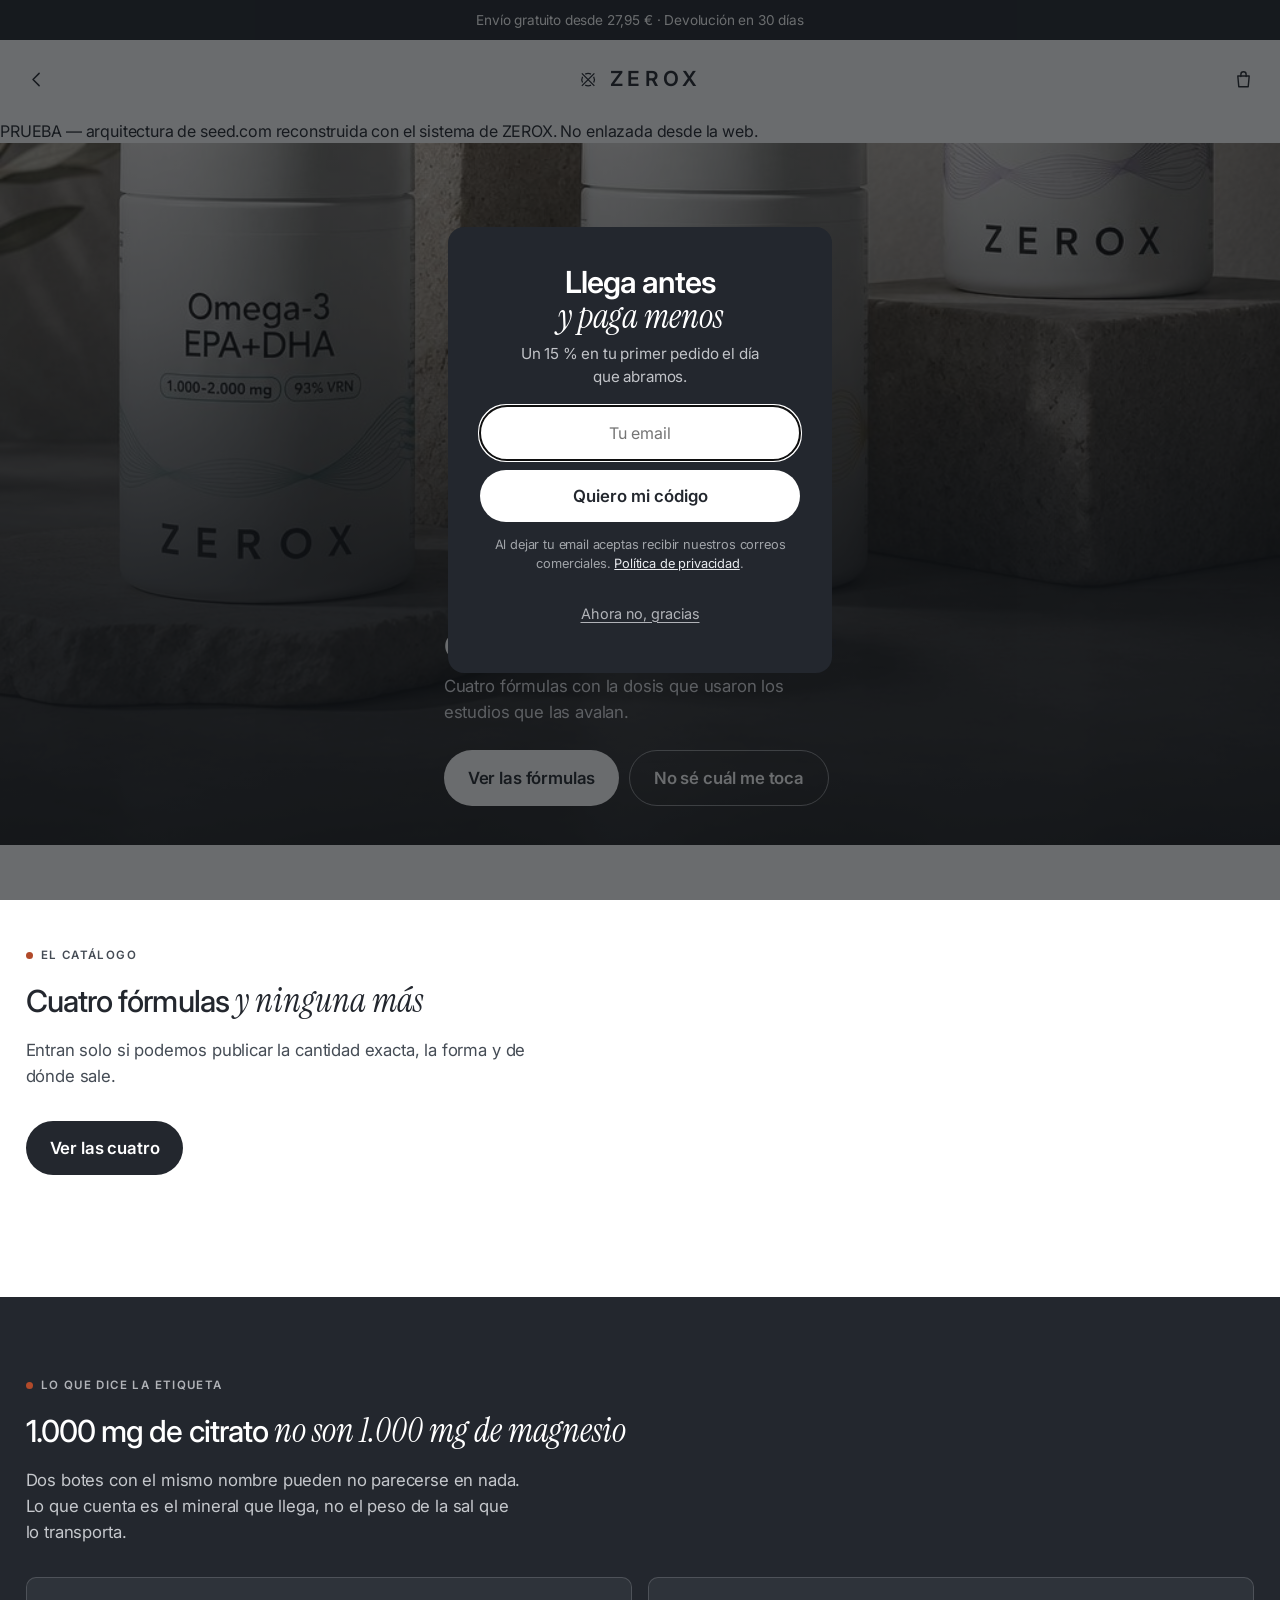
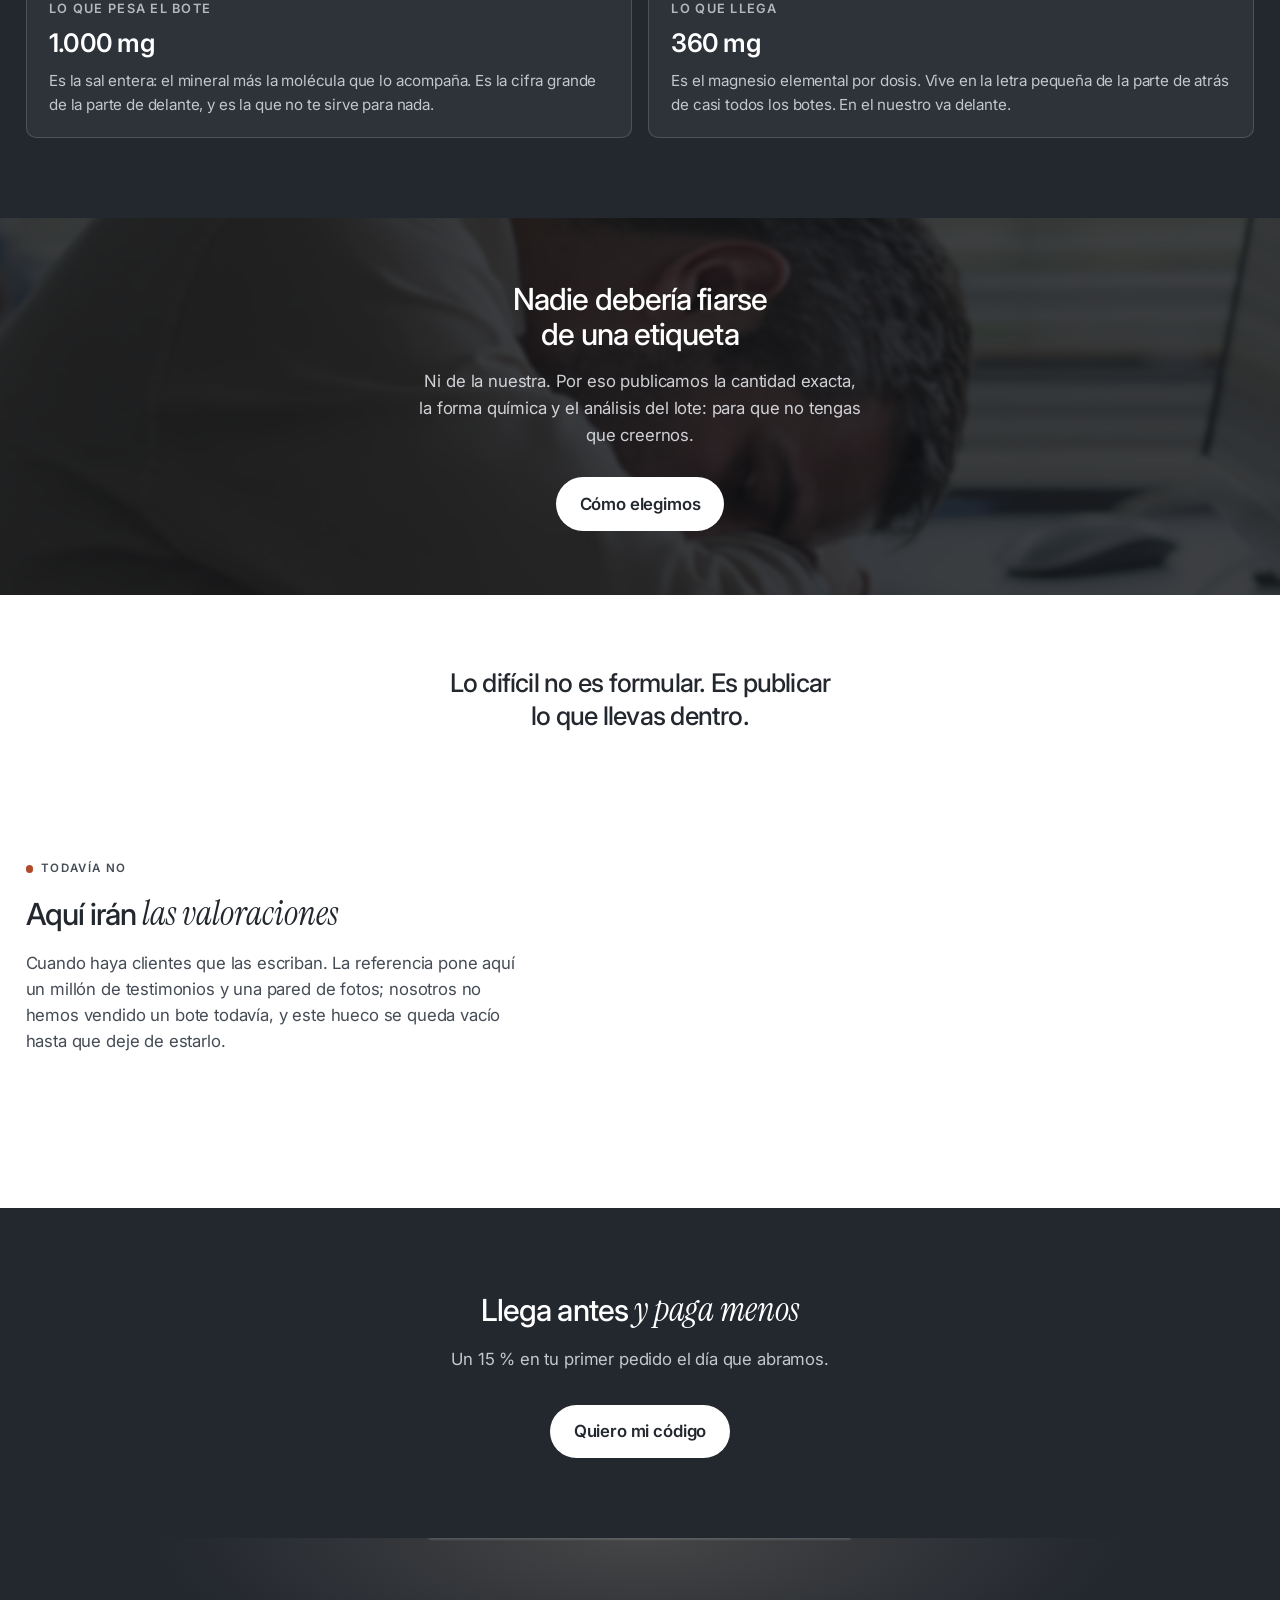
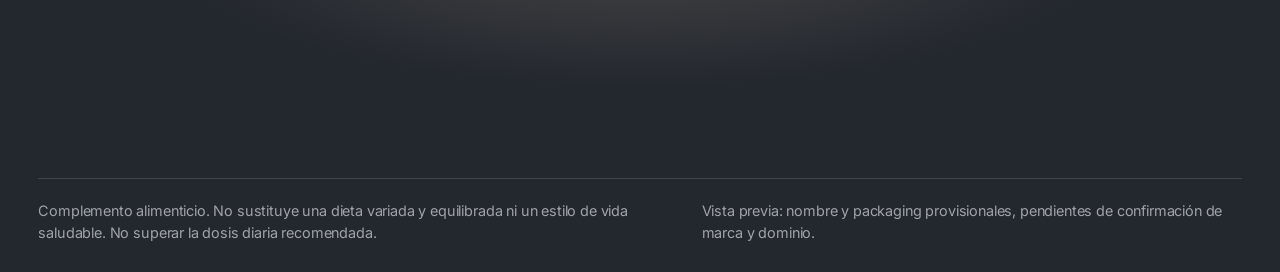
<file: prueba-portada.html>
<!doctype html>
<html lang="es">
<head>
<meta charset="utf-8">
<meta name="viewport" content="width=device-width, initial-scale=1">
<title>Prueba de portada — ZEROX</title>
<meta name="description" content="Página de prueba interna.">
<!-- La pagina no se indexa: hasta que haya valoraciones de verdad, lo unico
     que hay aqui son huecos de relleno. -->
<meta name="robots" content="noindex">
<link rel="icon" href="data:image/svg+xml,%3Csvg xmlns='http://www.w3.org/2000/svg' viewBox='0 0 100 100'%3E%3Cstyle%3Eg%7Bstroke:%2323272e%7D@media(prefers-color-scheme:dark)%7Bg%7Bstroke:%23eef0f4%7D%7D%3C/style%3E%3Cg fill='none' stroke-width='7'%3E%3Cpath d='M80.15 34.30 A 34 34 0 0 1 80.15 65.70'/%3E%3Cpath d='M65.70 80.15 A 34 34 0 0 1 34.30 80.15'/%3E%3Cpath d='M19.85 65.70 A 34 34 0 0 1 19.85 34.30'/%3E%3Cpath d='M34.30 19.85 A 34 34 0 0 1 65.70 19.85'/%3E%3Cpath d='M16 16 L84 84 M84 16 L16 84'/%3E%3C/g%3E%3C/svg%3E">
<link rel="preconnect" href="https://fonts.googleapis.com">
<link rel="preconnect" href="https://fonts.gstatic.com" crossorigin>
<link rel="stylesheet" href="https://fonts.googleapis.com/css2?family=Inter:wght@300;400;500;600&family=Instrument+Serif:ital@1&display=swap">
<link rel="stylesheet" href="estilos.css">
<script src="carrito.js" defer></script>
<script src="captura.js" defer></script>
<noscript><style>
  .reveal, .foot-anim { opacity: 1 !important; filter: none !important; transform: none !important; }
</style></noscript>
<style>
  /* La barra de aviso y la nav se copian de la ficha: es la misma cabecera y
     tiene que verse igual. Estas reglas viven en el HTML de cada pagina y no
     en estilos.css, que es como esta montado el resto del sitio. */
  /* ---------- barra de aviso + nav ---------- */
  .topbar {
    background: var(--ink); color: var(--paper);
    font-size: var(--t-xs); text-align: center; padding: 0.6rem 1rem;
  }
  nav {
    position: relative; display: flex; align-items: center;
    justify-content: space-between; padding: 1.1rem 0;
  }
  .logo { display: inline-flex; align-items: center; gap: 0.55rem; color: var(--ink); }
  .logo-mark { width: 1.15rem; height: 1.15rem; flex-shrink: 0; }
  .logo-word { font-weight: 600; font-size: var(--t-2xl); letter-spacing: 0.2em; text-indent: 0.2em; }
  nav > .logo {
    position: absolute; left: 50%; top: 50%; transform: translate(-50%, -50%);
  }
  /* relative para colgarle el contador de la cesta, y el reset porque el de
     la bolsa dejo de ser un <a> y ahora es un <button> */
  .nav-ico {
    position: relative;
    width: 2.75rem; height: 2.75rem; margin: 0 -0.7rem;
    display: grid; place-items: center; color: var(--ink);
    background: none; border: 0; padding: 0; cursor: pointer;
  }
  .nav-ico svg { width: 21px; height: 21px; }
  /* AQUI LAS VALORACIONES NO SON UN CARRUSEL, son una lista: es lo que se
     viene a ver. .resenas de estilos.css es una rejilla de flujo por COLUMNAS
     con anchos del 78 % y desplazamiento lateral, asi que no basta con poner
     display:grid: hay que devolver el flujo a filas y soltar el ancho fijo. */
  .resenas-todas {
    list-style: none; margin: 0; padding: 0;
    display: grid; grid-auto-flow: row;
    grid-template-columns: 1fr; grid-auto-columns: auto;
    gap: 0.9rem; overflow-x: visible;
  }
  /* y sin la proporcion cuadrada que llevan dentro del carrusel: aqui el alto
     lo pone el texto */
  .resenas-todas .resena { aspect-ratio: auto; align-content: start; padding: 0; }
  /* una linea de pelo entre valoraciones. En el carrusel cada tarjeta se veia
     porque iba en blanco sobre la banda; aqui el fondo tambien es blanco y sin
     separador se leerian como un solo bloque de texto. */
  .resenas-todas .resena + .resena {
    border-top: 1px solid var(--line); padding-top: 1.5rem;
  }
  .resenas-todas { gap: 1.5rem; }
  .resenas-cab { margin: 0 0 1.4rem; }
  .resenas-cab h1 {
    margin: 0 0 0.4rem; font-size: var(--t-6xl); font-weight: 600;
    line-height: 1.15; letter-spacing: var(--tracking-lg);
  }
  .resenas-cab p { margin: 0; color: var(--ink-soft); }
  .resenas-volver {
    display: inline-flex; align-items: center; gap: 0.5rem;
    min-height: 44px; margin: 1.6rem 0 0; padding: 0 1.2rem;
    border: 1px solid var(--line); border-radius: 999px; background: #fff;
    color: var(--ink); font-size: var(--t-base); font-weight: 500; cursor: pointer;
    font-family: var(--font);
  }
  .resenas-volver svg { width: 17px; height: 17px; fill: none; stroke: currentColor; stroke-width: 1.7; stroke-linecap: round; stroke-linejoin: round; }
  main.wrap { padding-top: 1.4rem; padding-bottom: 2.6rem; }
  @media (min-width: 860px) {
    .resenas-todas { grid-template-columns: 1fr 1fr; }
  }
<meta name="robots" content="noindex">

  /* ================================================================
     PRUEBA. Arquitectura reconstruida a partir de seed.com, con el
     sistema de ZEROX: sus tokens, sus fotos, su copy y sus reglas.
     NO hay CSS, texto ni imagenes de la referencia: lo que se copia
     es el ESQUELETO —que bloques hay, en que orden y que resuelve
     cada uno—, que es lo que no tiene dueño.
     ================================================================ */

  .pr-aviso {
    background: var(--acento); color: var(--paper);
    font-size: var(--t-2xs); letter-spacing: 0.04em;
    padding: 0.5rem 1rem; text-align: center;
  }

  /* ---------- piezas comunes ---------- */
  .pr-kicker {
    display: flex; align-items: center; gap: 0.5rem; margin: 0 0 0.9rem;
    font-size: var(--t-3xs); font-weight: 600;
    letter-spacing: 0.12em; text-transform: uppercase; color: var(--ink-soft);
  }
  .pr-kicker i { width: 0.45rem; height: 0.45rem; border-radius: 50%; background: var(--acento); }
  .pr-h2 { margin: 0 0 0.8rem; font-size: var(--t-4xl); font-weight: 500; letter-spacing: var(--tracking-lg); }
  .pr-lede { margin: 0 0 2rem; font-size: var(--t-lg); line-height: 1.55; color: var(--ink-soft); max-width: 46ch; }
  .pr-band { padding: 3.5rem 0; }
  .pr-band--tint { background: var(--tint); }
  .pr-band--ink { background: var(--ink); color: var(--paper); }
  .pr-band--ink .pr-h2, .pr-band--ink .h2-soft { color: var(--paper); }
  .pr-band--ink .pr-lede { color: rgba(238, 240, 244, 0.8); }
  .pr-band--ink .pr-kicker { color: rgba(238, 240, 244, 0.7); }
  /* NO HACE FALTA SACAR ESTAS BANDAS DEL .wrap: cuelgan del body, no de el.
     Se les puso el mismo truco de margenes negativos que en la portada real y
     ahi si hace falta —alli las secciones viven dentro de un .wrap— pero aqui
     sobraba y empujaba la pagina 26 px por cada lado: 26 de desbordamiento
     horizontal medido. El relleno lateral se lo da el .wrap de dentro. */
  .pr-sangre { margin-left: -1.6rem; margin-right: -1.6rem; padding-left: 1.6rem; padding-right: 1.6rem; }
  @media (min-width: 860px) {
    .pr-sangre { margin-left: calc(50% - 50vw); margin-right: calc(50% - 50vw); padding-left: 2rem; padding-right: 2rem; }
    .pr-h2 { font-size: var(--t-5xl); }
    .pr-band { padding: 5rem 0; }
  }

  /* ---------- hero ---------- */
  .pr-hero { position: relative; overflow: hidden; min-height: 78svh; display: grid; align-content: end; }
  .pr-hero img { position: absolute; inset: 0; width: 100%; height: 100%; object-fit: cover; }
  .pr-hero::after {
    content: ""; position: absolute; inset: 0;
    /* la foto del hero es CLARA —botes blancos sobre piedra clara— asi que el
       velo tiene que llegar mas arriba de lo que pediria una foto normal: el
       titular cae a media altura y ahi el degradado suave lo dejaba en gris
       sobre gris. Con una foto oscura estos numeros se pueden aflojar. */
    background: linear-gradient(to top, rgba(16,18,22,0.88) 0%, rgba(16,18,22,0.72) 38%, rgba(16,18,22,0.3) 75%, rgba(16,18,22,0.1) 100%);
  }
  .pr-hero-txt { position: relative; z-index: 1; padding: 0 0 2.4rem; color: var(--paper); }
  .pr-hero-txt h1 { margin: 0 0 0.7rem; font-size: var(--t-5xl); font-weight: 500; letter-spacing: var(--tracking-lg); line-height: 1.1; }
  .pr-hero-txt p { margin: 0 0 1.6rem; font-size: var(--t-lg); color: rgba(238,240,244,0.9); max-width: 34ch; }
  .pr-ctas { display: flex; flex-wrap: wrap; gap: 0.6rem; }
  .pr-cta {
    display: inline-flex; align-items: center; justify-content: center;
    min-height: 48px; padding: 0.9rem 1.5rem; border-radius: 999px; border: 0;
    background: var(--paper); color: var(--ink);
    font-family: var(--font); font-size: var(--btn-txt); font-weight: var(--btn-peso); cursor: pointer;
  }
  .pr-cta--linea { background: transparent; color: var(--paper); border: 1px solid rgba(238,240,244,0.5); }

  /* ---------- explicativo de dos partes (el patron del bloque tecnico) ---------- */
  .pr-doble { display: grid; gap: 1rem; margin: 0; padding: 0; list-style: none; }
  .pr-parte {
    background: var(--paper); border: 1px solid var(--line); border-radius: var(--r-md);
    padding: 1.3rem 1.4rem;
  }
  .pr-band--ink .pr-parte { background: rgba(238,240,244,0.06); border-color: rgba(238,240,244,0.16); }
  .pr-parte h3 { margin: 0 0 0.4rem; font-size: var(--t-2xs); font-weight: 600; letter-spacing: 0.1em; text-transform: uppercase; color: var(--ink-soft); }
  .pr-band--ink .pr-parte h3 { color: rgba(238,240,244,0.7); }
  .pr-parte b { display: block; font-size: var(--t-3xl); font-weight: 600; letter-spacing: var(--tracking-lg); margin-bottom: 0.4rem; }
  .pr-parte p { margin: 0; font-size: var(--t-md); line-height: 1.55; color: var(--ink-soft); }
  .pr-band--ink .pr-parte p { color: rgba(238,240,244,0.78); }
  @media (min-width: 720px) { .pr-doble { grid-template-columns: 1fr 1fr; } }

  /* ---------- manifiesto ---------- */
  .pr-manif { position: relative; overflow: hidden; }
  .pr-manif img { position: absolute; inset: 0; width: 100%; height: 100%; object-fit: cover; filter: blur(2px); transform: scale(1.06); }
  .pr-manif::after { content: ""; position: absolute; inset: 0; background: rgba(16,18,22,0.8); }
  .pr-manif-txt { position: relative; z-index: 1; color: var(--paper); text-align: center; padding: 4rem 0; }
  .pr-manif-txt h2 { margin: 0 auto 1rem; font-size: var(--t-5xl); font-weight: 500; letter-spacing: var(--tracking-lg); line-height: 1.15; max-width: 18ch; }
  .pr-manif-txt p { margin: 0 auto 1.8rem; font-size: var(--t-lg); line-height: 1.6; color: rgba(238,240,244,0.85); max-width: 44ch; }

  /* ---------- titular solo, como pausa ---------- */
  .pr-pausa { text-align: center; padding: 3rem 0; }
  .pr-pausa p { margin: 0 auto; font-size: var(--t-3xl); font-weight: 500; line-height: 1.3; max-width: 24ch; letter-spacing: var(--tracking-lg); }

  /* ---------- tabla comparativa ---------- */
  .pr-tabla { width: 100%; border-collapse: collapse; font-size: var(--t-sm); }
  .pr-tabla th, .pr-tabla td { padding: 0.85rem 0.6rem; text-align: left; border-bottom: 1px solid var(--line); vertical-align: top; }
  .pr-tabla thead th { font-size: var(--t-3xs); letter-spacing: 0.08em; text-transform: uppercase; color: var(--ink-soft); font-weight: 600; }
  .pr-tabla td:first-child { font-weight: 600; color: var(--ink); }
  .pr-tabla .si { color: var(--ok, #1c6144); font-weight: 600; }
  .pr-tabla .no { color: var(--ink-faint); }
  .pr-tabla-caja { overflow-x: auto; }

  /* ---------- ingrediente a ingrediente ---------- */
  .pr-ing { list-style: none; margin: 0; padding: 0; display: grid; gap: 0.8rem; }
  .pr-ing li { background: var(--paper); border: 1px solid var(--line); border-radius: var(--r-md); padding: 1.2rem 1.3rem; }
  .pr-ing h3 { margin: 0 0 0.15rem; font-size: var(--t-xl); font-weight: 600; letter-spacing: var(--tracking-lg); }
  .pr-ing .dosis { display: block; font-size: var(--t-sm); color: var(--acento); font-weight: 600; margin-bottom: 0.5rem; }
  .pr-ing p { margin: 0; font-size: var(--t-md); line-height: 1.55; color: var(--ink-soft); }

  /* ---------- pasos ---------- */
  .pr-pasos { list-style: none; margin: 0; padding: 0; counter-reset: pr; display: grid; gap: 0; }
  .pr-pasos li { counter-increment: pr; display: grid; grid-template-columns: 2.4rem 1fr; gap: 1rem; padding: 1.1rem 0; border-bottom: 1px solid var(--line); }
  .pr-pasos li:last-child { border-bottom: 0; }
  .pr-pasos li::before {
    content: counter(pr, decimal-leading-zero);
    width: 2.4rem; height: 2.4rem; border-radius: 50%; border: 1px solid var(--line);
    display: grid; place-items: center; font-size: var(--t-2xs); font-weight: 600; color: var(--ink-soft);
  }
  .pr-pasos b { display: block; font-size: var(--t-lg); font-weight: 600; margin-bottom: 0.2rem; }
  .pr-pasos p { margin: 0; font-size: var(--t-md); line-height: 1.5; color: var(--ink-soft); }

</style>
</head>
<body>

<div class="topbar">Envío gratuito desde 27,95 € · Devolución en 30 días</div>

<div class="wrap">
  <nav>
    <a class="nav-ico" id="volver" href="index.html" aria-label="Volver">
      <svg viewBox="0 0 24 24" fill="none" stroke="currentColor" stroke-width="1.7" stroke-linecap="round" stroke-linejoin="round" aria-hidden="true"><path d="M15 5l-7 7 7 7"/></svg>
    </a>
    <a class="logo" href="index.html">
      <svg class="logo-mark" viewBox="0 0 100 100" aria-hidden="true">
        <g fill="none" stroke="currentColor" stroke-width="7">
          <path d="M80.15 34.30 A 34 34 0 0 1 80.15 65.70"/>
          <path d="M65.70 80.15 A 34 34 0 0 1 34.30 80.15"/>
          <path d="M19.85 65.70 A 34 34 0 0 1 19.85 34.30"/>
          <path d="M34.30 19.85 A 34 34 0 0 1 65.70 19.85"/>
          <path d="M16 16 L84 84 M84 16 L16 84"/>
        </g>
      </svg>
      <span class="logo-word">ZEROX</span>
    </a>
    <button type="button" class="nav-ico" data-cart-abrir aria-label="Tu cesta, vacía">
      <svg viewBox="0 0 24 24" aria-hidden="true">
        <path d="M5.5 8h13l-1.1 12.2H6.6L5.5 8Z" fill="none" stroke="currentColor" stroke-width="1.6" stroke-linejoin="round"/>
        <path d="M9 8.5V6.2a3 3 0 0 1 6 0v2.3" fill="none" stroke="currentColor" stroke-width="1.6" stroke-linecap="round"/>
      </svg>
    </button>
  </nav>
</div>

<div class="pr-aviso">PRUEBA — arquitectura de seed.com reconstruida con el sistema de ZEROX. No enlazada desde la web.</div>

<!-- 1 · HERO A SANGRE. En la referencia es una foto de ambiente a pantalla
     casi completa con titular, una linea y dos botones: uno solido y uno de
     linea. La portada de ZEROX ya hace esto; aqui cambia que la foto es de
     ambiente y no de producto, y que el titular baja al pie de la imagen. -->
<section class="pr-hero">
  <img src="hero-zerox.jpg" alt="" loading="eager" decoding="async">
  <div class="wrap pr-hero-txt">
    <h1>Cero incógnitas <span class="h2-soft">en lo que tomas</span></h1>
    <p>Cuatro fórmulas con la dosis que usaron los estudios que las avalan.</p>
    <div class="pr-ctas">
      <a class="pr-cta" href="index.html#catalogo">Ver las fórmulas</a>
      <a class="pr-cta pr-cta--linea" href="elegir.html">No sé cuál me toca</a>
    </div>
  </div>
</section>

<main class="wrap">

  <!-- 2 · LAS CUATRO. En la referencia, una tira de tarjetas de producto con
       un titular de argumento encima. Es lo que ZEROX ya tiene en #catalogo,
       asi que aqui solo se enseña el titular y se enlaza, para no duplicar
       cuatro tarjetas que ya existen y se mantendrian por dos sitios. -->
  <section class="pr-band">
    <p class="pr-kicker"><i aria-hidden="true"></i>El catálogo</p>
    <h2 class="pr-h2">Cuatro fórmulas <span class="h2-soft">y ninguna más</span></h2>
    <p class="pr-lede">Entran solo si podemos publicar la cantidad exacta, la forma y de dónde sale.</p>
    <div class="pr-ctas"><a class="pr-cta" style="background:var(--ink);color:var(--paper)" href="index.html#catalogo">Ver las cuatro</a></div>
  </section>

</main>

<!-- 3 · EL BLOQUE TECNICO. Es LA pieza que vale la pena traerse: un
     explicativo largo, en oscuro, que desmonta una sola cosa y la parte en dos
     mitades enfrentadas. En la referencia explican su capsula; aqui explica lo
     unico que de verdad separa a ZEROX de su competencia y que hoy vive
     escondido dentro de un acordeon: el magnesio elemental. -->
<section class="pr-band pr-band--ink">
  <div class="wrap">
    <p class="pr-kicker"><i aria-hidden="true"></i>Lo que dice la etiqueta</p>
    <h2 class="pr-h2">1.000 mg de citrato <span class="h2-soft">no son 1.000 mg de magnesio</span></h2>
    <p class="pr-lede">Dos botes con el mismo nombre pueden no parecerse en nada. Lo que cuenta es el mineral que llega, no el peso de la sal que lo transporta.</p>
    <ul class="pr-doble">
      <li class="pr-parte">
        <h3>Lo que pesa el bote</h3>
        <b>1.000 mg</b>
        <p>Es la sal entera: el mineral más la molécula que lo acompaña. Es la cifra grande de la parte de delante, y es la que no te sirve para nada.</p>
      </li>
      <li class="pr-parte">
        <h3>Lo que llega</h3>
        <b>360 mg</b>
        <p>Es el magnesio elemental por dosis. Vive en la letra pequeña de la parte de atrás de casi todos los botes. En el nuestro va delante.</p>
      </li>
    </ul>
  </div>
</section>

<!-- 4 · MANIFIESTO. En la referencia es una pantalla entera con una
     afirmacion de marca sobre una foto, sin producto ni precio. Es una pausa
     que sirve para decir en que creen. -->
<section class="pr-manif">
  <img src="ctx-ritmo.jpg" alt="" loading="lazy" decoding="async">
  <div class="wrap pr-manif-txt">
    <h2>Nadie debería fiarse de una etiqueta</h2>
    <p>Ni de la nuestra. Por eso publicamos la cantidad exacta, la forma química y el análisis del lote: para que no tengas que creernos.</p>
    <div class="pr-ctas" style="justify-content:center"><a class="pr-cta" href="index.html#criterio">Cómo elegimos</a></div>
  </div>
</section>

<main class="wrap">

  <!-- 5 · PAUSA DE UN SOLO TITULAR. En la referencia hay una seccion que solo
       tiene una frase. Cuesta 300 px y le da respiro a la pagina. -->
  <section class="pr-pausa">
    <p>Lo difícil no es formular. Es publicar lo que llevas dentro.</p>
  </section>

  <!-- 6 · PRUEBA SOCIAL. En la referencia van dos bloques seguidos:
       valoraciones y una rejilla de fotos de clientes.
       AQUI NO HAY NI UNA COSA NI LA OTRA: ZEROX no ha vendido nada. En vez de
       rellenar el hueco con valoraciones inventadas —que es lo que pide el
       formato y lo que seria ilegal— el bloque dice lo que hay. -->
  <section class="pr-band">
    <p class="pr-kicker"><i aria-hidden="true"></i>Todavía no</p>
    <h2 class="pr-h2">Aquí irán <span class="h2-soft">las valoraciones</span></h2>
    <p class="pr-lede">Cuando haya clientes que las escriban. La referencia pone aquí un millón de testimonios y una pared de fotos; nosotros no hemos vendido un bote todavía, y este hueco se queda vacío hasta que deje de estarlo.</p>
  </section>

</main>

<!-- 7 · CIERRE. La referencia remata con un bloque de marca y un CTA. Aqui,
     el de captura, que es el que ZEROX necesita hasta que abra. -->
<section class="pr-band pr-band--ink">
  <div class="wrap" style="text-align:center">
    <h2 class="pr-h2">Llega antes <span class="h2-soft">y paga menos</span></h2>
    <p class="pr-lede" style="margin-left:auto;margin-right:auto">Un 15&nbsp;% en tu primer pedido el día que abramos.</p>
    <div class="pr-ctas" style="justify-content:center"><a class="pr-cta" href="index.html#alta">Quiero mi código</a></div>
  </div>
</section>


<footer id="footer-signup">
  <div class="foot-panel">
    <span class="foot-hair" aria-hidden="true"></span>
    <div class="foot-grid">

      <div class="foot-brand reveal foot-anim">
        <a class="logo" href="index.html">
          <svg class="logo-mark" viewBox="0 0 100 100" aria-hidden="true">
            <g fill="none" stroke="currentColor" stroke-width="7">
              <path d="M80.15 34.30 A 34 34 0 0 1 80.15 65.70"/>
              <path d="M65.70 80.15 A 34 34 0 0 1 34.30 80.15"/>
              <path d="M19.85 65.70 A 34 34 0 0 1 19.85 34.30"/>
              <path d="M34.30 19.85 A 34 34 0 0 1 65.70 19.85"/>
              <path d="M16 16 L84 84 M84 16 L16 84"/>
            </g>
          </svg>
          <span class="logo-word">ZEROX</span>
        </a>
        <p class="foot-claim">Qué lleva, cuánto lleva y por qué.</p>
        <p class="foot-copy">&copy; 2026 ZEROX</p>
      </div>

      <div class="foot-cols">
        <div class="foot-col reveal foot-anim">
          <h3>Fórmulas</h3>
          <ul>
            <li><a href="magnesio.html">Magnesio Bisglicinato</a></li>
            <li><a href="index.html#catalogo">Vitamina D3 + K2</a></li>
            <li><a href="index.html#catalogo">Omega&ndash;3 EPA+DHA</a></li>
            <li><a href="index.html#catalogo">Probiótico Multicepa</a></li>
          </ul>
        </div>
        <div class="foot-col reveal foot-anim">
          <h3>La marca</h3>
          <ul>
            <li><a href="index.html#criterio">Cómo elegimos</a></li>
            <li><a href="elegir.html">Cómo elegir la tuya</a></li>
            <li class="pendiente-sento" hidden><a href="libro.html">El libro</a></li>
            <li><a href="#faq">Preguntas</a></li>
          </ul>
        </div>
        <div class="foot-col reveal foot-anim">
          <h3>Ayuda</h3>
          <ul>
            <li><a href="#alta">Acceso anticipado</a></li>
            <li><a href="#faq">Envíos y devoluciones</a></li>
            <li><a href="#footer-signup">Contacto</a></li>
          </ul>
        </div>
        <div class="foot-col reveal foot-anim">
          <h3>Legal</h3>
          <ul>
            <li><a href="#">Aviso legal</a></li>
            <li><a href="privacidad.html">Privacidad</a></li>
            <li><a href="#">Cookies</a></li>
          </ul>
        </div>
      </div>

    </div>

    <div class="foot-bottom">
      <span>Complemento alimenticio. No sustituye una dieta variada y equilibrada ni un estilo de vida saludable. No superar la dosis diaria recomendada.</span>
      <span class="disclaimer">Vista previa: nombre y packaging provisionales, pendientes de confirmación de marca y dominio.</span>
    </div>
  </div>
</footer>


</body>
</html>
</file>
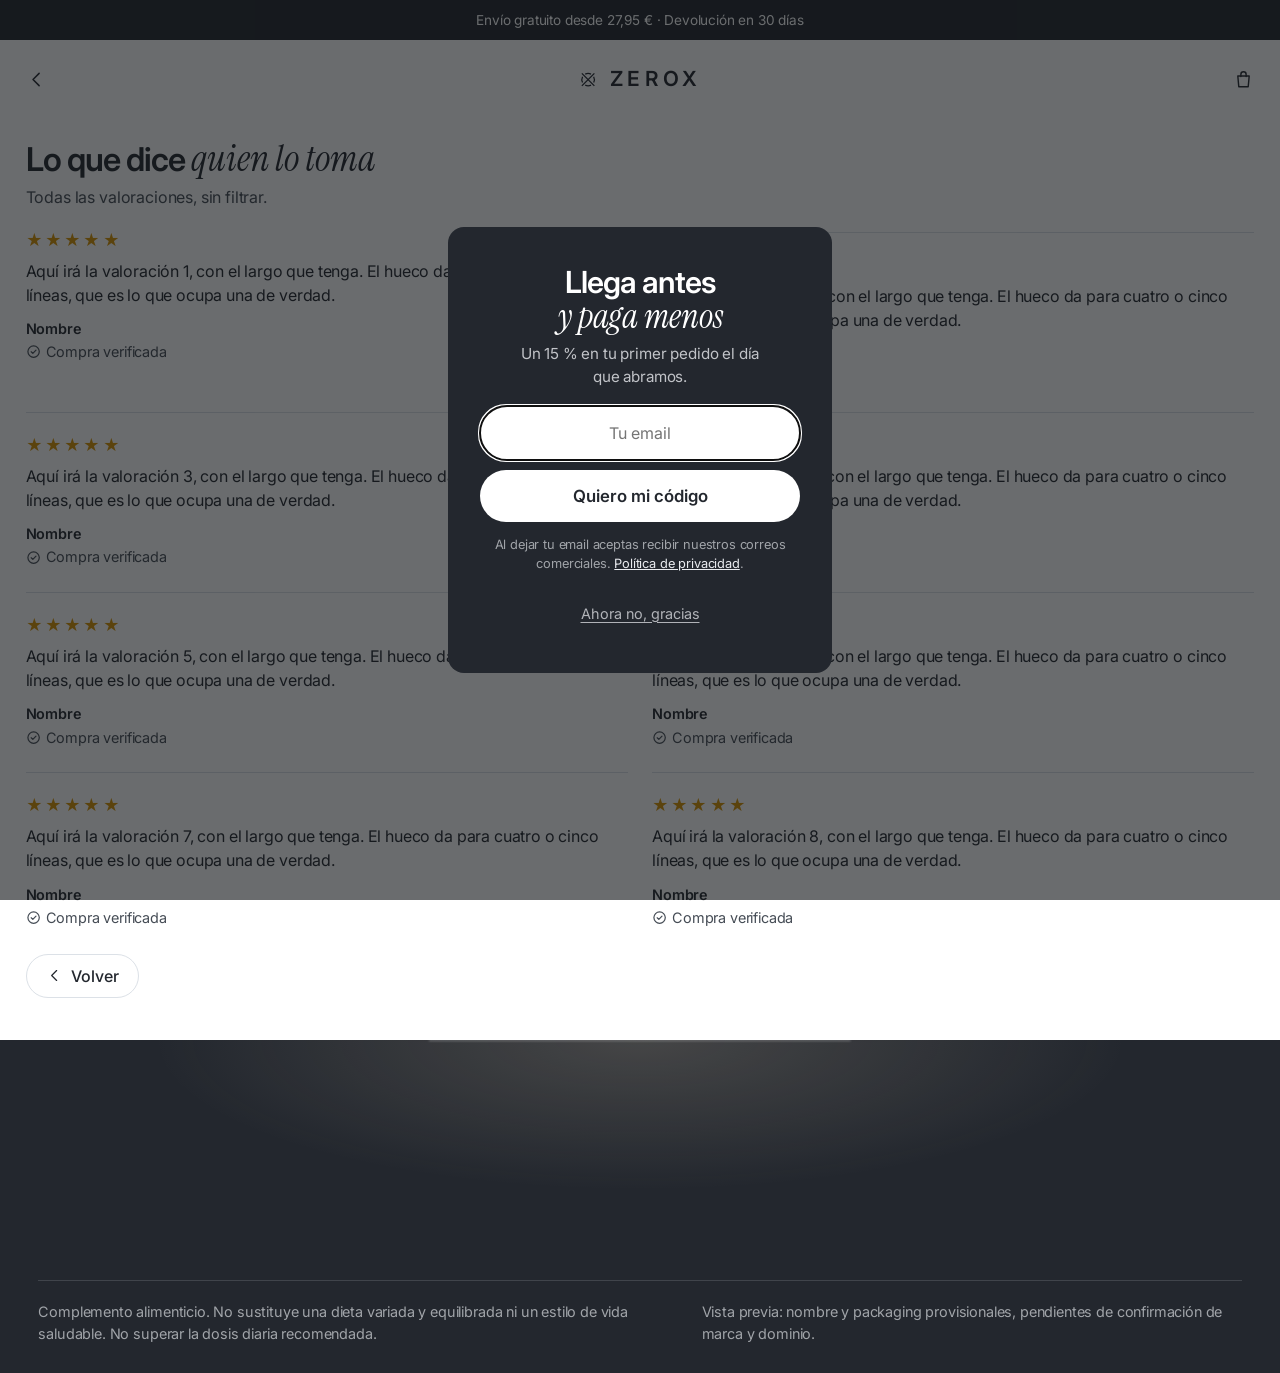
<file: resenas.html>
<!doctype html>
<html lang="es">
<head>
<meta charset="utf-8">
<meta name="viewport" content="width=device-width, initial-scale=1">
<title>Valoraciones — ZEROX</title>
<meta name="description" content="Todas las valoraciones de quien toma ZEROX.">
<link rel="canonical" href="https://jaume-dotcom.github.io/ecom/resenas.html">
<!-- La pagina no se indexa: hasta que haya valoraciones de verdad, lo unico
     que hay aqui son huecos de relleno. -->
<meta name="robots" content="noindex">
<link rel="icon" href="data:image/svg+xml,%3Csvg xmlns='http://www.w3.org/2000/svg' viewBox='0 0 100 100'%3E%3Cstyle%3Eg%7Bstroke:%2323272e%7D@media(prefers-color-scheme:dark)%7Bg%7Bstroke:%23eef0f4%7D%7D%3C/style%3E%3Cg fill='none' stroke-width='7'%3E%3Cpath d='M80.15 34.30 A 34 34 0 0 1 80.15 65.70'/%3E%3Cpath d='M65.70 80.15 A 34 34 0 0 1 34.30 80.15'/%3E%3Cpath d='M19.85 65.70 A 34 34 0 0 1 19.85 34.30'/%3E%3Cpath d='M34.30 19.85 A 34 34 0 0 1 65.70 19.85'/%3E%3Cpath d='M16 16 L84 84 M84 16 L16 84'/%3E%3C/g%3E%3C/svg%3E">
<link rel="preconnect" href="https://fonts.googleapis.com">
<link rel="preconnect" href="https://fonts.gstatic.com" crossorigin>
<link rel="stylesheet" href="https://fonts.googleapis.com/css2?family=Inter:wght@300;400;500;600&family=Instrument+Serif:ital@1&display=swap">
<link rel="stylesheet" href="estilos.css">
<script src="carrito.js" defer></script>
<script src="captura.js" defer></script>
<noscript><style>
  .reveal, .foot-anim { opacity: 1 !important; filter: none !important; transform: none !important; }
</style></noscript>
<style>
  /* La barra de aviso y la nav se copian de la ficha: es la misma cabecera y
     tiene que verse igual. Estas reglas viven en el HTML de cada pagina y no
     en estilos.css, que es como esta montado el resto del sitio. */
  /* ---------- barra de aviso + nav ---------- */
  .topbar {
    background: var(--ink); color: var(--paper);
    font-size: var(--t-xs); text-align: center; padding: 0.6rem 1rem;
  }
  nav {
    position: relative; display: flex; align-items: center;
    justify-content: space-between; padding: 1.1rem 0;
  }
  .logo { display: inline-flex; align-items: center; gap: 0.55rem; color: var(--ink); }
  .logo-mark { width: 1.15rem; height: 1.15rem; flex-shrink: 0; }
  .logo-word { font-weight: 600; font-size: var(--t-2xl); letter-spacing: 0.2em; text-indent: 0.2em; }
  nav > .logo {
    position: absolute; left: 50%; top: 50%; transform: translate(-50%, -50%);
  }
  /* relative para colgarle el contador de la cesta, y el reset porque el de
     la bolsa dejo de ser un <a> y ahora es un <button> */
  .nav-ico {
    position: relative;
    width: 2.75rem; height: 2.75rem; margin: 0 -0.7rem;
    display: grid; place-items: center; color: var(--ink);
    background: none; border: 0; padding: 0; cursor: pointer;
  }
  .nav-ico svg { width: 21px; height: 21px; }

  /* AQUI LAS VALORACIONES NO SON UN CARRUSEL, son una lista: es lo que se
     viene a ver. .resenas de estilos.css es una rejilla de flujo por COLUMNAS
     con anchos del 78 % y desplazamiento lateral, asi que no basta con poner
     display:grid: hay que devolver el flujo a filas y soltar el ancho fijo. */
  .resenas-todas {
    list-style: none; margin: 0; padding: 0;
    display: grid; grid-auto-flow: row;
    grid-template-columns: 1fr; grid-auto-columns: auto;
    gap: 0.9rem; overflow-x: visible;
  }
  /* y sin la proporcion cuadrada que llevan dentro del carrusel: aqui el alto
     lo pone el texto */
  .resenas-todas .resena { aspect-ratio: auto; align-content: start; padding: 0; }
  /* una linea de pelo entre valoraciones. En el carrusel cada tarjeta se veia
     porque iba en blanco sobre la banda; aqui el fondo tambien es blanco y sin
     separador se leerian como un solo bloque de texto. */
  .resenas-todas .resena + .resena {
    border-top: 1px solid var(--line); padding-top: 1.5rem;
  }
  .resenas-todas { gap: 1.5rem; }
  .resenas-cab { margin: 0 0 1.4rem; }
  .resenas-cab h1 {
    margin: 0 0 0.4rem; font-size: var(--t-6xl); font-weight: 600;
    line-height: 1.15; letter-spacing: var(--tracking-lg);
  }
  .resenas-cab p { margin: 0; color: var(--ink-soft); }
  .resenas-volver {
    display: inline-flex; align-items: center; gap: 0.5rem;
    min-height: 44px; margin: 1.6rem 0 0; padding: 0 1.2rem;
    border: 1px solid var(--line); border-radius: 999px; background: #fff;
    color: var(--ink); font-size: var(--t-base); font-weight: 500; cursor: pointer;
    font-family: var(--font);
  }
  .resenas-volver svg { width: 17px; height: 17px; fill: none; stroke: currentColor; stroke-width: 1.7; stroke-linecap: round; stroke-linejoin: round; }
  main.wrap { padding-top: 1.4rem; padding-bottom: 2.6rem; }
  @media (min-width: 860px) {
    .resenas-todas { grid-template-columns: 1fr 1fr; }
  }
</style>
</head>
<body>

<div class="topbar">Envío gratuito desde 27,95 € · Devolución en 30 días</div>

<div class="wrap">
  <nav>
    <a class="nav-ico" id="volver" href="index.html#resenas" aria-label="Volver">
      <svg viewBox="0 0 24 24" fill="none" stroke="currentColor" stroke-width="1.7" stroke-linecap="round" stroke-linejoin="round" aria-hidden="true"><path d="M15 5l-7 7 7 7"/></svg>
    </a>
    <a class="logo" href="index.html">
      <svg class="logo-mark" viewBox="0 0 100 100" aria-hidden="true">
        <g fill="none" stroke="currentColor" stroke-width="7">
          <path d="M80.15 34.30 A 34 34 0 0 1 80.15 65.70"/>
          <path d="M65.70 80.15 A 34 34 0 0 1 34.30 80.15"/>
          <path d="M19.85 65.70 A 34 34 0 0 1 19.85 34.30"/>
          <path d="M34.30 19.85 A 34 34 0 0 1 65.70 19.85"/>
          <path d="M16 16 L84 84 M84 16 L16 84"/>
        </g>
      </svg>
      <span class="logo-word">ZEROX</span>
    </a>
    <button type="button" class="nav-ico" data-cart-abrir aria-label="Tu cesta, vacía">
      <svg viewBox="0 0 24 24" aria-hidden="true">
        <path d="M5.5 8h13l-1.1 12.2H6.6L5.5 8Z" fill="none" stroke="currentColor" stroke-width="1.6" stroke-linejoin="round"/>
        <path d="M9 8.5V6.2a3 3 0 0 1 6 0v2.3" fill="none" stroke="currentColor" stroke-width="1.6" stroke-linecap="round"/>
      </svg>
    </button>
  </nav>
</div>

<main class="wrap">

  <!-- ================================================================
       OJO: TODAS ESTAS VALORACIONES SON HUECOS DE RELLENO.
       No se escribe ni una sola inventada. Publicar opiniones falsas es
       practica desleal per se desde el RDL 24/2021, que metio el articulo
       21 bis en la Ley de Competencia Desleal. Se rellenan cuando haya
       clientes que las escriban, y el recuento sale de contarlas.
       ================================================================ -->
  <div class="resenas-cab">
    <h1>Lo que dice <span class="h2-soft">quien lo toma</span></h1>
    <p>Todas las valoraciones, sin filtrar.</p>
  </div>

  <ul class="resenas resenas-todas">
      <li class="resena">
        <span class="resena-estrellas" aria-hidden="true">&#9733;&#9733;&#9733;&#9733;&#9733;</span>
        <p class="resena-texto">Aquí irá la valoración 1, con el largo que tenga. El hueco da para cuatro o cinco líneas, que es lo que ocupa una de verdad.</p>
        <p class="resena-firma"><b>Nombre</b><span><svg class="resena-check" viewBox="0 0 24 24" aria-hidden="true"><circle cx="12" cy="12" r="9"/><path d="M8.2 12.3l2.6 2.6 5-5.2"/></svg>Compra verificada</span></p>
      </li>
      <li class="resena">
        <span class="resena-estrellas" aria-hidden="true">&#9733;&#9733;&#9733;&#9733;&#9733;</span>
        <p class="resena-texto">Aquí irá la valoración 2, con el largo que tenga. El hueco da para cuatro o cinco líneas, que es lo que ocupa una de verdad.</p>
        <p class="resena-firma"><b>Nombre</b><span><svg class="resena-check" viewBox="0 0 24 24" aria-hidden="true"><circle cx="12" cy="12" r="9"/><path d="M8.2 12.3l2.6 2.6 5-5.2"/></svg>Compra verificada</span></p>
      </li>
      <li class="resena">
        <span class="resena-estrellas" aria-hidden="true">&#9733;&#9733;&#9733;&#9733;&#9733;</span>
        <p class="resena-texto">Aquí irá la valoración 3, con el largo que tenga. El hueco da para cuatro o cinco líneas, que es lo que ocupa una de verdad.</p>
        <p class="resena-firma"><b>Nombre</b><span><svg class="resena-check" viewBox="0 0 24 24" aria-hidden="true"><circle cx="12" cy="12" r="9"/><path d="M8.2 12.3l2.6 2.6 5-5.2"/></svg>Compra verificada</span></p>
      </li>
      <li class="resena">
        <span class="resena-estrellas" aria-hidden="true">&#9733;&#9733;&#9733;&#9733;&#9733;</span>
        <p class="resena-texto">Aquí irá la valoración 4, con el largo que tenga. El hueco da para cuatro o cinco líneas, que es lo que ocupa una de verdad.</p>
        <p class="resena-firma"><b>Nombre</b><span><svg class="resena-check" viewBox="0 0 24 24" aria-hidden="true"><circle cx="12" cy="12" r="9"/><path d="M8.2 12.3l2.6 2.6 5-5.2"/></svg>Compra verificada</span></p>
      </li>
      <li class="resena">
        <span class="resena-estrellas" aria-hidden="true">&#9733;&#9733;&#9733;&#9733;&#9733;</span>
        <p class="resena-texto">Aquí irá la valoración 5, con el largo que tenga. El hueco da para cuatro o cinco líneas, que es lo que ocupa una de verdad.</p>
        <p class="resena-firma"><b>Nombre</b><span><svg class="resena-check" viewBox="0 0 24 24" aria-hidden="true"><circle cx="12" cy="12" r="9"/><path d="M8.2 12.3l2.6 2.6 5-5.2"/></svg>Compra verificada</span></p>
      </li>
      <li class="resena">
        <span class="resena-estrellas" aria-hidden="true">&#9733;&#9733;&#9733;&#9733;&#9733;</span>
        <p class="resena-texto">Aquí irá la valoración 6, con el largo que tenga. El hueco da para cuatro o cinco líneas, que es lo que ocupa una de verdad.</p>
        <p class="resena-firma"><b>Nombre</b><span><svg class="resena-check" viewBox="0 0 24 24" aria-hidden="true"><circle cx="12" cy="12" r="9"/><path d="M8.2 12.3l2.6 2.6 5-5.2"/></svg>Compra verificada</span></p>
      </li>
      <li class="resena">
        <span class="resena-estrellas" aria-hidden="true">&#9733;&#9733;&#9733;&#9733;&#9733;</span>
        <p class="resena-texto">Aquí irá la valoración 7, con el largo que tenga. El hueco da para cuatro o cinco líneas, que es lo que ocupa una de verdad.</p>
        <p class="resena-firma"><b>Nombre</b><span><svg class="resena-check" viewBox="0 0 24 24" aria-hidden="true"><circle cx="12" cy="12" r="9"/><path d="M8.2 12.3l2.6 2.6 5-5.2"/></svg>Compra verificada</span></p>
      </li>
      <li class="resena">
        <span class="resena-estrellas" aria-hidden="true">&#9733;&#9733;&#9733;&#9733;&#9733;</span>
        <p class="resena-texto">Aquí irá la valoración 8, con el largo que tenga. El hueco da para cuatro o cinco líneas, que es lo que ocupa una de verdad.</p>
        <p class="resena-firma"><b>Nombre</b><span><svg class="resena-check" viewBox="0 0 24 24" aria-hidden="true"><circle cx="12" cy="12" r="9"/><path d="M8.2 12.3l2.6 2.6 5-5.2"/></svg>Compra verificada</span></p>
      </li>
  </ul>

  <button type="button" class="resenas-volver" id="resenas-volver">
    <svg viewBox="0 0 24 24" aria-hidden="true"><path d="M15 5l-7 7 7 7"/></svg>
    Volver
  </button>

</main>

<footer id="footer-signup">
  <div class="foot-panel">
    <span class="foot-hair" aria-hidden="true"></span>
    <div class="foot-grid">

      <div class="foot-brand reveal foot-anim">
        <a class="logo" href="index.html">
          <svg class="logo-mark" viewBox="0 0 100 100" aria-hidden="true">
            <g fill="none" stroke="currentColor" stroke-width="7">
              <path d="M80.15 34.30 A 34 34 0 0 1 80.15 65.70"/>
              <path d="M65.70 80.15 A 34 34 0 0 1 34.30 80.15"/>
              <path d="M19.85 65.70 A 34 34 0 0 1 19.85 34.30"/>
              <path d="M34.30 19.85 A 34 34 0 0 1 65.70 19.85"/>
              <path d="M16 16 L84 84 M84 16 L16 84"/>
            </g>
          </svg>
          <span class="logo-word">ZEROX</span>
        </a>
        <p class="foot-claim">Qué lleva, cuánto lleva y por qué.</p>
        <p class="foot-copy">&copy; 2026 ZEROX</p>
      </div>

      <div class="foot-cols">
        <div class="foot-col reveal foot-anim">
          <h3>Fórmulas</h3>
          <ul>
            <li><a href="magnesio.html">Magnesio Bisglicinato</a></li>
            <li><a href="index.html#catalogo">Vitamina D3 + K2</a></li>
            <li><a href="index.html#catalogo">Omega&ndash;3 EPA+DHA</a></li>
            <li><a href="index.html#catalogo">Probiótico Multicepa</a></li>
          </ul>
        </div>
        <div class="foot-col reveal foot-anim">
          <h3>La marca</h3>
          <ul>
            <li><a href="index.html#criterio">Cómo elegimos</a></li>
            <li><a href="elegir.html">Cómo elegir la tuya</a></li>
            <li class="pendiente-sento" hidden><a href="libro.html">El libro</a></li>
            <li><a href="#faq">Preguntas</a></li>
          </ul>
        </div>
        <div class="foot-col reveal foot-anim">
          <h3>Ayuda</h3>
          <ul>
            <li><a href="#alta">Acceso anticipado</a></li>
            <li><a href="#faq">Envíos y devoluciones</a></li>
            <li><a href="#footer-signup">Contacto</a></li>
          </ul>
        </div>
        <div class="foot-col reveal foot-anim">
          <h3>Legal</h3>
          <ul>
            <li><a href="#">Aviso legal</a></li>
            <li><a href="privacidad.html">Privacidad</a></li>
            <li><a href="#">Cookies</a></li>
          </ul>
        </div>
      </div>

    </div>

    <div class="foot-bottom">
      <span>Complemento alimenticio. No sustituye una dieta variada y equilibrada ni un estilo de vida saludable. No superar la dosis diaria recomendada.</span>
      <span class="disclaimer">Vista previa: nombre y packaging provisionales, pendientes de confirmación de marca y dominio.</span>
    </div>
  </div>
</footer>

<script>
  // Volver a de donde se venia, no a un sitio fijo: a esta pagina se llega
  // desde la portada y desde la ficha, y mandar siempre a la portada haria
  // perder el sitio a quien venia de la ficha.
  // Si no hay historia dentro del sitio —enlace compartido, pestaña nueva—
  // el enlace de la nav ya apunta a la portada y hace de red.
  (function () {
    var propia = document.referrer && document.referrer.indexOf(location.origin) === 0;
    function atras(ev) {
      if (!propia) { return; }
      ev.preventDefault();
      history.back();
    }
    var b = document.getElementById('resenas-volver');
    var n = document.getElementById('volver');
    if (b) { b.addEventListener('click', function (ev) { if (propia) { atras(ev); } else { location.href = 'index.html#resenas'; } }); }
    if (n) { n.addEventListener('click', atras); }
  })();
</script>

</body>
</html>
</file>
<file: estilos.css>
/* ZEROX — hoja comun de index.html y libro.html.
   Antes cada pagina llevaba su propia copia y se desincronizaban solas:
   --ink llego a ser negro puro en una y #23272e en otra. Cualquier cambio
   de color, de tamano o de boton se hace AQUI y vale para todas. */

/* ============ REGLAS REPARTIDAS EN VARIOS SITIOS ============
   Estos selectores se declaran en mas de un punto de la hoja, normalmente
   uno en la base y otro dentro de un @media. Eso significa que cambiar el
   primero que encuentres puede no tener ningun efecto: gana el de mas
   abajo.

   Pasa de verdad y ha costado tiempo varias veces en esta hoja: una sombra
   que no aparecia, un titular que no cambiaba de tamano, un color de texto
   que se quedaba igual. Antes de editar cualquiera de estos, BUSCA TODAS
   sus apariciones.

     2x  .arg-card--cierre
     2x  .arg-card--intro
     2x  .arg-fig
     2x  .arg-head
     2x  .ayuda-titulo
     2x  .faq-title
     2x  .foot-panel
     2x  .hero-carousel-pagination-item
     2x  .hero-carousel-viewport
     2x  .hero-cta
     2x  .hero-headline
     2x  .hero-media-box
     2x  .hero-media-box img
     2x  .hero-signup-field
     2x  .mobile-menu .mm-cta
     2x  #contexto .stack-card
     2x  #libro

   Hay ademas 36 bloques @media sueltos —7 de max-width 859, 12 de min-width
   860, 15 de reduced-motion y 2 de min-width 980— repartidos por el
   archivo. Juntarlos cambiaria el orden de la cascada, asi que no se toca
   sin comprobar pagina por pagina. Queda anotado.
   ============================================================ */

  :root {
    /* ===================================================================
       EL SISTEMA DE COLOR, revisado el 2 de septiembre de 2026.

       Una familia neutra + UN acento. Nada mas. Lo que el ojo percibe como
       colores son dos, y el acento ocupa una decima parte de la pagina o
       menos: por debajo senala, por encima decora, y un color que decora ya
       no senala nada.

       Antes de esto el ambar estaba en unos 60 sitios —kickers, puntos,
       estrellas, flechas, enlaces, bordes, botones— y por eso "no
       funcionaba": no era el tono, era la dosis. Con el acento repartido
       por toda la pagina el boton dejaba de ser el elemento raro, que es
       de donde saca su fuerza.

       SISTEMA B: la tinta es el boton, el acento MARCA.
         --ink      texto, paneles y TODOS los botones de accion
         --acento   la opcion recomendada y su ahorro. Nada mas.
       Si el acento aparece en mas de cuatro sitios, esta mal.

       Por que teja y no otro: el ink tiene un tono de 218° y su opuesto
       exacto cae en 38°, o sea naranja. El ambar que habia era la familia
       correcta mal ejecutada —croma bajo, se leia marron tierra—. Este es
       el mismo territorio encendido y tirando a rojo (14°, croma 76%).
       Da 5,41 con blanco, asi que vale de pastilla y tambien de texto.
       Ademas el eje azul-naranja sobrevive a las deficiencias rojo-verde,
       que afectan a uno de cada doce hombres; un verde no.
       =================================================================== */
    --paper: #ffffff;
    --tint: #ebe5dc;
    --ink: #23272e;
    --ink-soft: #454c55;
    --ink-faint: #8b9aa8;
    /* claro sobre fondo oscuro: kickers y sellos del pie y de las bandas.
       Antes era el crema --pop; ahora es neutro, para no meter
       calidez donde no hay accion. 11,9 sobre --ink. */
    --pop: #e9ebef;
    /* EL ACENTO. Un solo trabajo. Ver arriba antes de usarlo en un sitio
       nuevo: la tentacion siempre es meterlo en un kicker mas. */
    --acento: #b14a2a;

    /* EL ORO DE LAS ESTRELLAS. Es la unica excepcion al sistema de un solo
       acento, y va documentada para que no parezca un descuido.
       Las estrellas de valoracion no son expresion de marca, son una
       CONVENCION: se leen como "esto es una nota" antes de leer el numero, y
       en tinta parecian un adorno tipografico mas. Es el mismo caso que el
       candado de un pago o la papelera de borrar.
       No entra en el recuento del acento porque no señala nada que se pulse ni
       nada que se compre: solo colorea un simbolo que ya significa lo que
       significa en cualquier web del mundo.
       Un poco por debajo del amarillo puro: sobre papel, un #ffb400 separa 1,7
       y se lee lavado. El valor va ademas escrito al lado, asi que la nota no
       depende del color. */
    --estrella: #d99400;
    --acento-tinte: #faeeea;   /* fondo de la opcion marcada */
    /* SEMANTICO, que NO es lo mismo que acento y por eso no gasta
       presupuesto de paleta: el acento es identidad y significa "esto te
       recomiendo"; un semantico es funcion, significa UNA cosa fija y no
       viaja a ningun otro sitio. Un sistema admite el acento mas dos o tres
       semanticos sin diluirse.
       De momento solo hace falta uno, disponible. Si algun dia entran error
       o aviso van aqui, y con el mismo criterio: solo para estado, jamas
       para decorar.
       7,39 sobre blanco, de sobra para una forma sin texto —el minimo es
       3— y desaturado para no cantar en una pagina de tinta y blanco. */
    --ok: #1c6144;
    /* El acento ACLARADO, para fondo oscuro. No es un color mas: es el
       mismo teja subido de luminosidad, porque el solido sobre el video del
       hero da 2,57 y no llega ni de lejos al 4,5 que pide un texto.
       Medido sobre el video publicado, en la banda del rotulo: 6,66 de
       media y 5,67 en el peor pixel de 8 fotogramas.
       Solo donde el acento cae sobre oscuro. En claro manda --acento. */
    --acento-claro: #dda88f;
    /* El hover de los botones de accion BAJA en vez de subir: sobre fondo
       claro un boton oscuro que se oscurece se lee como que se hunde al
       pulsarlo. Blanco encima da 18,11. */
    --accion-hover: #14161a;
    --line: #dce1e7;
    --line-strong: #23272e;
    --font: "Inter", -apple-system, "Helvetica Neue", Helvetica, Arial, sans-serif;
    --font-mono: ui-monospace, "SF Mono", "Cascadia Code", Consolas, monospace;
    --tracking-lg: -0.03em;

    /* ===== ESCALA DE TEXTO =====
       Habia 40 tamanos declarados y 29 llegaban a pintarse, muchos
       separados por un 2 o 3 por ciento: no se ven, pero impiden que nada
       case. Los escalones son los que la web ya usaba de verdad.
       Fuera quedan los clamp() y los em, relativos a proposito, y el punto
       separador del ticker, que es un glifo y no texto. */
    --t-3xs: 0.72rem;
    --t-2xs: 0.8rem;
    --t-xs: 0.85rem;
    --t-sm: 0.9rem;
    --t-md: 0.95rem;
    --t-base: 1rem;
    --t-lg: 1.05rem;
    --t-xl: 1.15rem;
    --t-2xl: 1.3rem;
    --t-3xl: 1.6rem;
    --t-4xl: 1.75rem;
    --t-5xl: 1.9rem;
    --t-6xl: 2.05rem;
    --t-7xl: 2.2rem;
    --t-8xl: 2.4rem;

    /* ===== BOTONES =====
       Tres papeles, no cinco colores. Habia cinco fondos distintos para la
       misma clase de accion: blanco, marron, casi negro, crema y contorno.
         primario   marron solido. La accion principal del bloque
         secundario contorno. Navegar, preguntar, lo de al lado
         claro      fondo claro. SOLO donde el marron no separa: encima de
                    una foto oscura o encima del panel oscuro del pie
       Y un solo juego de medidas, con variante compacta para barras y
       tarjetas. */
    /* ===== ESQUINAS =====
       Habia once radios distintos en uso: 9, 10, 12, 14, 16, 18, 20, 22,
       24, 28 y 32. Varios separados por 2px, que no se ven pero impiden
       que nada case, igual que pasaba con los 40 tamaños de letra.
       Tres escalones, y todos mas rectos que antes:
         sm  piezas pequeñas: miniaturas, fotos de lista, botones de cantidad
         md  tarjetas y cajas: producto, opciones de compra, garantia, pack
         lg  paneles grandes: el pie, el hero, las bandas a sangre
       Las pastillas (999px) y los circulos (50%) van aparte: no son una
       esquina redondeada, son una forma. */
    --r-sm: 8px;
    --r-md: 10px;
    --r-lg: 16px;

    --btn-radio: 999px;
    --btn-peso: 600;
    --btn-txt: 1.05rem;
    --btn-relleno: 1rem 1.5rem;
    --btn-txt-sm: 0.9rem;
    --btn-relleno-sm: 0.62rem 1.15rem;
    --tracking-sm: -0.01em;
  }
  /* ===== LA MISMA ESCALA, UN ESCALON MAS BAJA EN MOVIL =====
     Medido a 393px (el ancho de un iPhone Pro) contra las tres fichas de
     referencia, la nuestra iba grande justo por arriba:

       cuerpo      Cuure 14 · Be Levels 14 · ZZEN 17 · ZEROX 16
       titular h2  ZZEN 19 · ZEROX 28
       entradilla  ZEROX 18,4, mas grande que TODO el cuerpo de Cuure

     No se copia el 14px de Cuure y Be Levels a proposito: le hablan a un
     publico de 25-40 y aqui el comprador tiene 55-75. El cuerpo se queda
     en 15,2 y lo que baja de verdad son los titulares y las entradillas,
     que es lo que hinchaba la pagina.

     Se tocan los tokens y no las reglas: la escala vive aqui, asi que un
     cambio en esta tabla alcanza a las tres paginas a la vez y no puede
     volver a divergir. De --t-3xs a --t-sm no se toca nada: son el suelo
     de legibilidad y bajarlos era el problema, no la solucion.
     Escritorio no cambia: todo esto vive dentro del breakpoint. */
  @media (max-width: 859px) {
    :root {
      --t-md: 0.93rem;    /* 15,2 -> 14,9 */
      --t-base: 0.95rem;  /* 16   -> 15,2  cuerpo */
      --t-lg: 1rem;       /* 16,8 -> 16   */
      --t-xl: 1.05rem;    /* 18,4 -> 16,8  entradilla bajo el titular */
      --t-2xl: 1.2rem;    /* 20,8 -> 19,2 */
      --t-3xl: 1.4rem;    /* 25,6 -> 22,4 */
      --t-4xl: 1.5rem;    /* 28   -> 24    titulares de seccion */
      --t-5xl: 1.6rem;    /* 30,4 -> 25,6 */
      --t-6xl: 1.75rem;   /* 32,8 -> 28    h1 */
      --t-7xl: 1.85rem;   /* 35,2 -> 29,6 */
      --t-8xl: 2rem;      /* 38,4 -> 32   */
    }
    /* el parrafo sin clase heredaba el 16px del navegador y se quedaba
       fuera de la escala */
    body { font-size: var(--t-base); }
  }

  * { box-sizing: border-box; }
  /* sin esto Safari en iPhone puede agrandar texto por su cuenta, que es
     parte de lo que se veia mas grande de la cuenta en el movil */
  html { scroll-behavior: smooth; -webkit-text-size-adjust: 100%; text-size-adjust: 100%; }
  body { margin: 0; background: var(--paper); color: var(--ink); font-family: var(--font); font-weight: 400; line-height: 1.5; -webkit-font-smoothing: antialiased; letter-spacing: var(--tracking-sm); }
  a { color: inherit; text-decoration: none; }
  /* el tick de las listas de claves. Vive aqui y no dentro de la regla porque
     lo usan el catalogo y las fichas de producto, y un icono repetido en dos
     sitios es un token. stroke-width 2,2 sobre una caja de 16: a 0,75 em de
     tamaño real el trazo queda en 1,4 px, el grosor de una linea de texto en
     negrita y no el de un subrayado. */
  :root {
    --icono-tick: url("data:image/svg+xml,%3Csvg xmlns='http://www.w3.org/2000/svg' viewBox='0 0 16 16' fill='none' stroke='%23000' stroke-width='2.2' stroke-linecap='round' stroke-linejoin='round'%3E%3Cpath d='M3 8.6 6.4 12 13 4.6'/%3E%3C/svg%3E");
  }

  .wrap { max-width: 1280px; margin: 0 auto; padding: 0 1.6rem; }

  /* ===== SALTOS DE LINEA: NADA DE VIUDAS ===== */
  p, li, dd, dt, figcaption, blockquote, .faq-title, .otra-desc {
    text-wrap: pretty;
  }
  h1, h2, h3, .ayuda-titulo, .faq-title, .arg-head, .hero-headline {
    text-wrap: balance;
  }
  img { max-width: 100%; display: block; }
  button { font-family: var(--font); cursor: pointer; }

  .reveal { opacity: 0; transform: translateY(16px); transition: opacity .6s ease, transform .6s ease; }
  .reveal.in { opacity: 1; transform: translateY(0); }
  /* ENTRADA ESCALONADA. Igual que .reveal, pero el que entra es cada hijo,
     con 80ms de diferencia entre uno y el siguiente. Tres tarjetas
     apareciendo a la vez se leen como un salto; una detras de otra, como
     intencion.
     Del sexto en adelante comparten retraso: en una lista de once, el ultimo
     llegaria casi un segundo tarde y pareceria que falta algo. */
  .reveal-esc > * { opacity: 0; transform: translateY(14px); transition: opacity .5s ease, transform .5s ease; }
  .reveal-esc.in > * { opacity: 1; transform: translateY(0); }
  .reveal-esc.in > *:nth-child(2) { transition-delay: 0.08s; }
  .reveal-esc.in > *:nth-child(3) { transition-delay: 0.16s; }
  .reveal-esc.in > *:nth-child(4) { transition-delay: 0.24s; }
  .reveal-esc.in > *:nth-child(5) { transition-delay: 0.32s; }
  .reveal-esc.in > *:nth-child(n+6) { transition-delay: 0.4s; }
  @media (prefers-reduced-motion: reduce) { .reveal, .reveal-esc > * { opacity: 1; transform: none; transition: none; } html { scroll-behavior: auto; } }

  /* nav */
  nav { position: relative; display: flex; align-items: center; justify-content: space-between; padding: 1.4rem 0; }
  /* como en la etiqueta: trazo ligero y letras abiertas. Antes iba en peso 600
     con tracking negativo, justo lo contrario de lo que hay impreso en el bote */
  /* lockup: isotipo + palabra. El isotipo va en versión compacta, que es la
     que el sistema de marca define por debajo de 30px. */
  .logo { display: inline-flex; align-items: center; gap: 0.55rem; color: var(--ink); flex-shrink: 0; }
  .logo-mark { width: 1.15rem; height: 1.15rem; flex-shrink: 0; }
  .logo-word { font-weight: 400; font-size: var(--t-xl); letter-spacing: 0.26em; text-indent: 0.26em; }
  /* en móvil el logo va centrado en la barra, pase lo que pase alrededor */
  @media (max-width: 859px) {
    nav > .logo {
      position: absolute; left: 50%; top: 50%;
      transform: translate(-50%, -50%); margin: 0;
    }
  }

  /* desktop menu — trigger con panel desplegable */
  .navmenu { display: none; align-items: center; gap: 0.25rem; font-size: var(--t-md); }
  @media (min-width: 860px) { .navmenu { display: flex; } }
  .navmenu-item { position: relative; }
  .navmenu-link, .navmenu-trigger {
    display: inline-flex; align-items: center; gap: 0.35rem;
    padding: 0.55rem 0.9rem; border-radius: 1000px;
    font: inherit; font-size: var(--t-md); color: var(--ink-soft);
    background: transparent; border: none; cursor: pointer;
    transition: background 0.2s ease, color 0.2s ease;
  }
  .navmenu-link:hover, .navmenu-trigger:hover,
  .navmenu-trigger[aria-expanded="true"] { background: var(--tint); color: var(--ink); }
  .navmenu-trigger .chevron { transition: transform 0.25s ease; }
  .navmenu-trigger[aria-expanded="true"] .chevron { transform: rotate(180deg); }

  .navmenu-panel {
    position: absolute; top: calc(100% + 0.6rem); left: 50%; transform: translateX(-50%) translateY(-6px);
    z-index: 50; width: 30rem; padding: 0.6rem;
    background: var(--paper); border: 1px solid var(--line); border-radius: var(--r-md);
    box-shadow: 0 18px 40px rgba(35,39,46,0.14);
    opacity: 0; visibility: hidden;
    transition: opacity 0.2s ease, transform 0.2s ease, visibility 0.2s;
  }
  .navmenu-panel.open { opacity: 1; visibility: visible; transform: translateX(-50%) translateY(0); }
  .navmenu-grid { display: grid; grid-template-columns: 1fr 1fr; gap: 0.2rem; }
  .navmenu-grid a { display: block; padding: 0.75rem; border-radius: var(--r-sm); transition: background 0.2s ease; }
  .navmenu-grid a:hover { background: var(--tint); }
  .nm-title { margin: 0 0 0.15rem; font-weight: 600; font-size: var(--t-md); color: var(--ink); }
  .nm-desc { margin: 0; font-size: var(--t-2xs); color: var(--ink-soft); }
  .navmenu-foot {
    display: block; margin-top: 0.3rem; padding: 0.7rem 0.75rem;
    border-top: 1px solid var(--line); font-size: var(--t-xs); color: var(--ink-soft);
  }
  .navmenu-foot:hover { color: var(--ink); }

  /* trazo fino y más aire entre líneas: la versión anterior, de 2px con 5 de
     separación, se leía pesada al lado de un logotipo ligero */
  .nav-toggle {
    display: flex; align-items: center; justify-content: center; flex-direction: column; gap: 7px;
    width: 38px; height: 38px; background: transparent; border: none; cursor: pointer; padding: 0; flex-shrink: 0;
  }
  /* mismo tamaño que la hamburguesa: equilibra la barra a izquierda y derecha */
  /* relative para colgarle el contador, y las tres lineas de reset porque
     dejo de ser un <a> y ahora es el <button> que abre la cesta */
  .nav-icon {
    position: relative;
    display: flex; align-items: center; justify-content: center;
    width: 38px; height: 38px; color: var(--ink); flex-shrink: 0;
    background: none; border: 0; padding: 0; cursor: pointer;
    transition: opacity 0.2s ease;
  }
  .nav-icon:hover { opacity: 0.6; }

  .nav-toggle span {
    display: block; width: 24px; height: 1.5px; background: var(--ink); border-radius: 2px;
    transition: transform 0.4s cubic-bezier(0.16,1,0.3,1), opacity 0.25s ease, width 0.4s ease;
  }
  /* la de en medio es más corta: detalle que aligera sin restar reconocimiento */
  .nav-toggle span:nth-child(2) { width: 16px; align-self: flex-start; margin-left: 7px; }
  .nav-toggle.open span:nth-child(1) { transform: translateY(8.5px) rotate(45deg); }
  .nav-toggle.open span:nth-child(2) { opacity: 0; width: 24px; }
  .nav-toggle.open span:nth-child(3) { transform: translateY(-8.5px) rotate(-45deg); }
  @media (min-width: 860px) { .nav-toggle { display: none; } }

  /* cajón lateral: entra deslizando desde la izquierda */
  .mobile-menu {
    position: fixed; top: 0; left: 0; bottom: 0; z-index: 1001;
    width: min(85vw, 340px); max-width: 100%;
    background: var(--paper); opacity: 1;
    padding: 1.1rem 1.4rem 1.6rem; display: flex; flex-direction: column;
    overflow-y: auto; overscroll-behavior: contain;
    transform: translateX(-100%);
    /* cerrado: sin sombra (su borde queda en x:0 y se colaría ~24px dentro de la
       página) y oculto, para que no lo alcancen ni el tabulador ni el lector */
    visibility: hidden;
    transition: transform 0.52s cubic-bezier(0.16,1,0.3,1), visibility 0s linear 0.52s;
  }
  .mobile-menu.open {
    transform: translateX(0); visibility: visible;
    box-shadow: 8px 0 40px rgba(0,0,0,0.28);
    transition: transform 0.52s cubic-bezier(0.16,1,0.3,1), visibility 0s;
  }
  /* el contenido entra escalonado tras el panel: es lo que separa un cajón
     que aparece de uno que se despliega */
  .mobile-menu .mm-head,
  .mobile-menu .mm-accordion,
  .mobile-menu .mm-nav > a,
  .mobile-menu .mm-cta {
    opacity: 0; transform: translateX(-14px);
    transition: opacity 0.4s ease, transform 0.5s cubic-bezier(0.16,1,0.3,1);
  }
  .mobile-menu.open .mm-head,
  .mobile-menu.open .mm-accordion,
  .mobile-menu.open .mm-nav > a,
  .mobile-menu.open .mm-cta { opacity: 1; transform: translateX(0); }
  .mobile-menu.open .mm-head { transition-delay: 0.14s; }
  .mobile-menu.open .mm-accordion { transition-delay: 0.20s; }
  .mobile-menu.open .mm-nav > a:nth-of-type(1) { transition-delay: 0.26s; }
  .mobile-menu.open .mm-nav > a:nth-of-type(2) { transition-delay: 0.31s; }
  .mobile-menu.open .mm-nav > a:nth-of-type(3) { transition-delay: 0.36s; }
  .mobile-menu.open .mm-nav > a:nth-of-type(4) { transition-delay: 0.41s; }
  .mobile-menu.open .mm-cta { transition-delay: 0.47s; }
  @media (prefers-reduced-motion: reduce) {
    .mobile-menu .mm-head, .mobile-menu .mm-accordion,
    .mobile-menu .mm-nav > a, .mobile-menu .mm-cta {
      opacity: 1; transform: none; transition: none;
    }
  }
  .mm-head { display: flex; align-items: center; justify-content: space-between; margin-bottom: 0.6rem; }
  .mm-logo { font-weight: 600; font-size: var(--t-xl); letter-spacing: var(--tracking-lg); color: var(--ink); }
  .mm-close {
    display: flex; align-items: center; justify-content: center;
    width: 38px; height: 38px; margin-right: -0.4rem;
    background: transparent; border: none; color: var(--ink); cursor: pointer;
  }
  /* align-items/padding se resetean: el <nav> global los impone y descuadra el cajón */
  .mm-nav {
    display: flex; flex-direction: column; align-items: stretch;
    justify-content: flex-start; padding: 0; position: static;
  }
  .mobile-menu .mm-nav > a { padding: 0.9rem 0.2rem; color: var(--ink); font-size: var(--t-lg); border-bottom: 1px solid var(--line); }
  .mobile-menu .mm-cta { margin-top: 1.4rem; text-align: center; }
  @media (min-width: 860px) { .mobile-menu, .sheet-overlay { display: none; } }

  .sheet-overlay {
    position: fixed; inset: 0; z-index: 1000; background: rgba(10,12,16,0.5);
    -webkit-backdrop-filter: blur(3px); backdrop-filter: blur(3px);
    opacity: 0; transition: opacity 0.45s ease;
  }
  .sheet-overlay.open { opacity: 1; }

  /* acordeón del panel móvil */
  .mm-acc-trigger {
    display: flex; align-items: center; justify-content: space-between; width: 100%;
    padding: 0.9rem 0.2rem; border: none; border-bottom: 1px solid var(--line);
    background: transparent; font: inherit; font-size: var(--t-lg); color: var(--ink);
    cursor: pointer; text-align: left;
  }
  .mm-acc-trigger .chevron { transition: transform 0.25s ease; flex-shrink: 0; }
  .mm-acc-trigger[aria-expanded="true"] .chevron { transform: rotate(180deg); }
  .mm-acc-panel {
    display: grid; grid-template-rows: 0fr;
    transition: grid-template-rows 0.3s cubic-bezier(0.16,1,0.3,1);
  }
  .mm-acc-panel.open { grid-template-rows: 1fr; }
  .mm-acc-panel > * { overflow: hidden; }
  .mm-acc-panel a {
    display: block; padding: 0.75rem 0.2rem 0.75rem 1rem;
    font-size: var(--t-base); color: var(--ink-soft); border-bottom: 1px solid var(--line);
  }
  @media (prefers-reduced-motion: reduce) {
    .mobile-menu, .sheet-overlay, .navmenu-panel, .mm-acc-panel, .chevron { transition: none; }
  }

  .nav-cta { display: flex; align-items: center; gap: 0.7rem; }
  @media (max-width: 859px) { .nav-cta { display: none; } }
  .btn {
    display: inline-block; padding: var(--btn-relleno-sm);
    font-size: var(--btn-txt-sm); font-weight: var(--btn-peso);
    border: 1px solid var(--ink); background: transparent; color: var(--ink);
    border-radius: var(--btn-radio); letter-spacing: var(--tracking-sm);
  }
  .btn:hover { background: var(--tint); }
  /* el ámbar es el color de la acción: es el único sitio donde la marca se
     permite color, y así el acento se lee como criterio y no como adorno */
  .btn-solid { background: var(--ink); color: var(--paper); border-color: var(--ink); }
  .btn-solid:hover { background: var(--accion-hover); border-color: var(--accion-hover); }

  /* hero — full-bleed image with nav + text overlaid, matching Seed's real layout */
  .hero-full {
    position: relative; display: flex; flex-direction: column;
    border-radius: 0 0 var(--r-lg) var(--r-lg); overflow: hidden;
  }
  /* z-index por encima de .hero-center (2): si no, el h1 del hero se pinta
     sobre el desplegable de "Fórmulas" y lo tapa */
  /* fuera de .hero-full a proposito: ese contenedor tiene overflow:hidden por
     las esquinas redondeadas, y eso lo convierte en el contexto de scroll de
     cualquier sticky que lleve dentro — la barra se habria quedado pegada solo
     dentro del hero y se habria ido con el. */
  .hero-nav {
    position: sticky; top: 0; z-index: 60; width: 100%;
    background: var(--paper);
    transition: box-shadow 0.25s ease, background 0.25s ease;
  }
  @supports (backdrop-filter: blur(12px)) {
    .hero-nav { background: rgba(255, 255, 255, 0.82); backdrop-filter: blur(12px) saturate(1.4); }
  }
  /* el filete solo aparece al despegarse: arriba del todo sobra */
  .hero-nav.is-stuck { box-shadow: 0 1px 0 var(--line), 0 6px 20px -12px rgba(35, 39, 46, 0.28); }
  @media (prefers-reduced-motion: reduce) { .hero-nav { transition: none; } }
  .hero-nav nav { border-bottom: none; gap: 1.5rem; }
  .hero-center { position: relative; z-index: 2; text-align: center; max-width: 42rem; margin: 0 auto; padding: 1.5rem 1.6rem 2.2rem; }
  .hero-center h1 { font-size: clamp(2.3rem, 5vw, 3.5rem); font-weight: 500; letter-spacing: var(--tracking-lg); line-height: 1.05; margin: 0 0 1.2rem; text-wrap: balance; }
  .hero-center p { font-size: var(--t-xl); color: var(--ink-soft); margin: 0 auto 1.8rem; max-width: 46ch; }
  .hero-ctas { display: flex; flex-wrap: wrap; align-items: center; justify-content: center; gap: 0.8rem; }
  .hero-signup { display: flex; flex-wrap: wrap; align-items: center; justify-content: center; gap: 0.6rem; }
  .hero-signup-field {
    display: flex; align-items: center; gap: 0.6rem; background: var(--tint); border: 1px solid var(--line);
    border-radius: 1000px; padding: 0.75rem 1.1rem; min-width: 240px;
  }
  .hero-signup-icon { width: 1.1rem; height: 1.1rem; color: var(--ink-faint); flex-shrink: 0; }
  .hero-signup-field input {
    border: none; background: none; outline: none; font-size: var(--t-md); color: var(--ink); width: 100%;
    font-family: var(--font);
  }
  .hero-signup-field input::placeholder { color: var(--ink-faint); }
  .hero-signup button {
    display: flex; align-items: center; gap: 0.5rem; padding: var(--btn-relleno-sm);
    background: var(--ink); color: var(--paper);
    border: none; border-radius: var(--btn-radio);
    font-weight: var(--btn-peso); font-size: var(--btn-txt-sm);
    cursor: pointer; font-family: var(--font);
  }
  .hero-signup button:hover { background: var(--accion-hover); }
  .hero-signup-arrow { width: 1rem; height: 1rem; }
  .hero-signup-success { text-align: center; font-size: var(--t-xs); color: var(--ink-soft); margin: 0.9rem 0 0; display: none; }
  .hero-signup-success.show { display: block; }
  .hero-signup-label { font-size: var(--t-md); font-weight: 500; color: var(--ink); margin: 0 0 0.8rem; }

  /* ===== LA CAPTURA, EN OSCURO =====
     Es el unico sitio de la pagina donde se pide algo a cambio de nada, y
     ahora es tambien el unico bloque oscuro del tramo final: el ojo para ahi
     porque cambia el fondo, no porque se lo pida un titular mas grande.
     SIN MARGENES NEGATIVOS. Los llevaba para cancelar el relleno de un .wrap
     padre, pero este bloque no cuelga de ninguno: en la portada es hijo del
     body y en la del libro de .hero-full, y los dos tienen relleno cero. El
     resultado era una caja de 426 px en una pagina de 375, o sea 26 px fuera
     por cada lado.
     El relleno propio se lo da su clase .wrap, asi que sin tocar nada mas el
     bloque llega a los dos bordes y el texto respeta el margen de la pagina. */
  /* MISMAS MEDIDAS QUE EL PANEL DEL PIE, que va justo debajo: encajado a 12 px
     de cada borde y con esquinas de 16. Iba a sangre y el pie no, asi que dos
     bloques oscuros pegados uno a otro tenian anchos distintos, y eso es lo que
     se lee como "descuadrado": no que uno este mal, sino que no coinciden. */
  #alta.hero-center {
    background: var(--ink); color: var(--paper);
    max-width: none; margin-left: 12px; margin-right: 12px;
    border-radius: var(--r-lg);
    padding: 2.6rem 1.4rem;
  }
  #alta .hero-alta-titulo { color: var(--paper); }
  #alta .hero-alta-titulo .h2-soft { color: var(--paper); }
  #alta .hero-signup-label { color: rgba(238, 240, 244, 0.78); }
  /* el campo se queda en papel: sobre tinta, una caja clara es lo que dice
     "aqui se escribe". En oscuro con borde claro parecia un boton mas. */
  #alta .hero-signup-field { background: var(--paper); border-color: transparent; }
  /* EL BOTON SE INVIERTE. Era tinta sobre tinta, o sea invisible. Sobre el
     panel oscuro el que manda es el claro. */
  #alta .hero-signup button { background: var(--paper); color: var(--ink); }
  #alta .hero-signup button:hover { background: var(--pop); }
  #alta .hero-signup-success { color: var(--pop); }
  /* el botón del formulario es la acción principal: va en ámbar como los demás */
  .hero-signup button { background: var(--ink); }

  /* Aro con destello giratorio. Traducción del componente de 21st.dev: un
     pseudoelemento con un degradado pequeño y desenfocado que da una vuelta
     cada 4s, visible solo en los 3px de aro que deja el padding.
     El original usa blanco sobre fondo oscuro; aquí va en latón, porque sobre
     papel claro un destello blanco no se vería. */
  .shine {
    position: relative; isolation: isolate; display: inline-flex;
    padding: 3px; border-radius: 1000px; overflow: hidden;
    background: rgba(35,39,46,0.12);
    transition: transform 0.3s ease;
  }
  .shine::before {
    content: ""; position: absolute; z-index: 0; inset: -50%;
    background-image: linear-gradient(var(--ink-faint));
    background-repeat: no-repeat; background-size: 50% 30%; background-position: 100% 50%;
    filter: blur(6px);
    animation: shine-rotate 4s linear infinite;
  }
  .shine > button { position: relative; z-index: 1; }
  .shine:hover { transform: scale(1.05); }
  .shine:active { transform: scale(1); }
  @keyframes shine-rotate { to { transform: rotate(1turn); } }
  @media (prefers-reduced-motion: reduce) {
    .shine::before { animation: none; }
    .shine:hover { transform: none; }
  }
  .hero-ctas { margin-top: 1.4rem; }
  /* contenedor propio, no el .wrap genérico de 1280px: el hero pasa a sentirse
     como una pieza independiente y centrada, con margen visible a los lados
     en vez de ocupar el ancho de sección casi completo */
  .hero-carousel { position: relative; z-index: 2; width: 100%; margin-top: 1.4rem; padding-bottom: 1.2rem; }
  /* el viewport es solo la "ventana" que recorta; no lleva radio ni fondo
     propios porque ahora cada .hero-media-box es su propia tarjeta. En móvil
     no sangra (--hero-peek/--hero-gap a 0): mismo comportamiento de siempre */
  .hero-carousel-viewport {
    position: relative; overflow: hidden; margin: 0;
    touch-action: pan-y; user-select: none; -webkit-user-select: none;
    --hero-autoplay: 7s; --hero-gap: 0px; --hero-peek: 0px;
  }
  .hero-carousel-track {
    display: flex; gap: var(--hero-gap);
    transition: transform 0.7s cubic-bezier(.16,1,.3,1);
  }
  /* ancho = 100% de la ventana menos el hueco reservado a los dos peeks
     laterales, así el slide activo mide justo lo mismo que antes */
  .hero-slide {
    position: relative; width: auto;
    flex: 0 0 calc(100% - (2 * (var(--hero-peek) + var(--hero-gap))));
  }
  /* el video va encima del poster y solo se muestra cuando tiene fotogramas:
     asi no hay parpadeo ni hueco mientras carga */
  /* el video ES la imagen del hero. La foto queda debajo y solo se ve si el
     video no puede reproducirse o si hay movimiento reducido */
  .hero-video {
    position: absolute; inset: 0; width: 100%; height: 100%;
    object-fit: cover; display: block;
  }
  /* la foto solo se pone si el video no va a verse. Como fondo y no como
     <img>, el navegador ni la descarga mientras la regla no aplique */
  .hero-media-box.sin-video,
  .hero-media-box.sin-video .hero-shade { }
  .hero-media-box.sin-video {
    background-image: url("hero-zerox.jpg");
    background-size: cover; background-position: center;
  }
  @media (prefers-reduced-motion: reduce) {
    .hero-video { display: none; }
    .hero-media-box {
      background-image: url("hero-zerox.jpg");
      background-size: cover; background-position: center;
    }
  }

  /* El titular se coloca sobre el hueco que deja el bote al retirarse, que
     esta a media altura y algo a la izquierda del centro. Aparece cuando el
     bote ya se ha ido y se retira antes de que el video vuelva a empezar. */
  /* Sin opacidad 0 ni transicion: el titular esta puesto desde el primer
     fotograma y no se va. Antes entraba en el segundo 4,3 del video, asi
     que quien llegaba veia cuatro segundos de botes sin una sola palabra
     que le dijera que es esto. */
  .hero-texto {
    position: absolute; left: 0; right: 0; top: 9%; z-index: 3;
    padding: 0 1.4rem; text-align: center;
    pointer-events: none;
  }
  /* el pie de la tarjeta: la accion, separada del titular y anclada abajo */
  .hero-pie {
    position: absolute; left: 0; right: 0; bottom: 0; z-index: 3;
    padding: 0 1.4rem 1.5rem; text-align: center;
  }
  @media (prefers-reduced-motion: reduce) {
    .hero-texto, .hero-pie { position: static; padding: 0; }
    .hero-pie { margin-top: 1.4rem; }
  }

  /* los dos botones del hero, uno al lado del otro y centrados. En 343 px de
     ancho entran los dos: "Reservar - 39,90 EUR" pide unos 137 y "Las
     formulas" unos 117, asi que sobra sitio incluso con el hueco.
     El segundo va a contorno: hay una accion principal y una salida, y dos
     botones macizos no dejarian claro cual es cual. */
  .hero-ctas-par {
    display: flex; flex-wrap: wrap; justify-content: center;
    gap: 0.6rem;
  }
  /* laterales mas apretados que un boton suelto: con el relleno normal los
     dos piden 352 px y en la tarjeta hay 330, asi que se apilaban. A 0,9rem
     por lado suman 309 y entran en una fila con holgura. */
  .hero-ctas-par .hero-cta {
    width: auto; min-width: 0;
    padding-left: 0.9rem; padding-right: 0.9rem;
  }
  /* EL SEGUNDO, CLARAMENTE POR DEBAJO DEL PRIMERO. Hereda el cristal de
     .hero-cta y con el mismo fondo los dos se veian identicos, que es lo mismo
     que no tener jerarquia.
     Va con .hero-ctas-par delante a proposito: el cristal de .hero-cta se
     declara mas abajo en esta hoja, asi que con un solo selector de clase
     ganaba el de abajo y estas reglas no llegaban a aplicarse.
     Fondo oscuro y no transparente del todo: debajo hay una foto, y sobre una
     zona clara el texto blanco de un boton a contorno se pierde. */
  .hero-ctas-par .hero-cta--linea {
    background: rgba(35, 39, 46, 0.3);
    border-color: transparent;
    box-shadow: inset 0 0 0 1px rgba(255, 255, 255, 0.5);
    font-weight: 500;
    -webkit-backdrop-filter: blur(6px); backdrop-filter: blur(6px);
  }
  .hero-ctas-par .hero-cta--linea:hover { background: rgba(35, 39, 46, 0.46); }

  .hero-media-box {
    position: relative; width: 100%; overflow: hidden; border-radius: var(--r-md); background: #e9ebef;
  }
  /* parallax ligero: la imagen va al 105% para tener margen de recorrido sin
     dejar borde vacío; el desplazamiento lo marca la clase prev/active/next
     que añade goToSlide(), y .hero-carousel-viewport recorta cualquier sobra */
  .hero-media-box img {
    width: 100%; display: block; -webkit-user-drag: none; user-drag: none;
    transform: scale(1.05) translateX(0); transition: transform 0.9s cubic-bezier(.16,1,.3,1);
  }
  .hero-slide.prev .hero-media-box img { transform: scale(1.05) translateX(-2.5%); }
  .hero-slide.active .hero-media-box img { transform: scale(1.05) translateX(0); }
  .hero-slide.next .hero-media-box img { transform: scale(1.05) translateX(2.5%); }
  .hero-mobile-benefits {
    display: none; grid-template-columns: 1fr 1fr; gap: 0.6rem 1rem; list-style: none;
    margin: 1rem 0 0; padding: 0; font-size: var(--t-xs); color: var(--ink-soft);
  }
  .hero-mobile-benefits.active { display: grid; }
  /* círculo blanco grande con flecha recta, como en la referencia de Loop */
  /* ocultas en móvil (el swipe basta ahí); solo se muestran en escritorio,
     ver @media (min-width: 860px) más abajo */
  .hero-carousel-arrow {
    position: absolute; top: 50%; transform: translateY(-50%); width: 3.5rem; height: 3.5rem; border-radius: 50%;
    background: #fff; border: none; box-shadow: 0 4px 18px rgba(35,39,46,0.16);
    display: none; align-items: center; justify-content: center; cursor: pointer; z-index: 4; color: #23272e; padding: 0;
  }
  .hero-carousel-prev { left: 1rem; }
  .hero-carousel-next { right: 1rem; }
  .hero-carousel-arrow svg { width: 1.4rem; height: 1.4rem; }

  /* paginación numerada con progreso: el ancho de .hero-carousel-pagination-progress
     lo marca una animación CSS pura (heroCarouselProgress), no JS, para que la
     duración quede exacta y no se desincronice con CAROUSEL_MS */
  .hero-carousel-pagination {
    position: absolute; left: 50%; bottom: 0.9rem; transform: translateX(-50%);
    display: flex; align-items: center; gap: 0.9rem; z-index: 5;
  }
  .hero-carousel-pagination-item {
    display: flex; align-items: center; gap: 0.4rem; background: none; border: none; padding: 0.3rem 0; cursor: pointer; color: #23272e;
  }
  .hero-carousel-pagination-number { font-family: var(--font-mono); font-size: 0.65rem; font-weight: 600; letter-spacing: 0.03em; opacity: 0.45; transition: opacity 0.3s ease; }
  .hero-carousel-pagination-item.active .hero-carousel-pagination-number { opacity: 1; }
  .hero-carousel-pagination-track { position: relative; width: 1.5rem; height: 2px; background: rgba(35,39,46,0.18); border-radius: 2px; overflow: hidden; }
  .hero-carousel-pagination-progress { position: absolute; inset: 0; width: 0%; background: #23272e; border-radius: 2px; }
  .hero-carousel-pagination-item.active .hero-carousel-pagination-progress { animation: heroCarouselProgress var(--hero-autoplay) linear forwards; }
  .hero-carousel.is-paused .hero-carousel-pagination-progress { animation-play-state: paused; }
  @keyframes heroCarouselProgress { from { width: 0%; } to { width: 100%; } }
  .hero-carousel-pagination-item:focus-visible { outline: 2px solid #23272e; outline-offset: 2px; }
  @media (min-width: 860px) {
    .hero-carousel-pagination { gap: 1.3rem; bottom: 1.3rem; }
    .hero-carousel-pagination-track { width: 2.6rem; }
  }
  @media (prefers-reduced-motion: reduce) {
    .hero-media-box img { transition: none !important; transform: none !important; }
    .hero-carousel-track { transition-duration: 0.01ms !important; }
    .hero-carousel-pagination-item.active .hero-carousel-pagination-progress { animation: none !important; width: 0%; }
    .hero-benefit { transition: none !important; opacity: 1 !important; transform: none !important; }
  }
  /* móvil: el hero manda. Sin proporción propia, la caja heredaba el 2,15:1 del
     archivo y quedaba en una franja de 150px. Va a sangre y en vertical. */
  @media (max-width: 859px) {
    .hero-carousel { padding-left: 0; padding-right: 0; }
    .hero-media-box { border-radius: 0; }
    .hero-media-box { aspect-ratio: 1 / 1; }
    .hero-media-box img {
      height: 100%; object-fit: cover;
      /* recortado a 1/1 solo cabe una fracción del ancho del original (2400x1109);
         anclado a la izquierda el frasco entra entero. En escritorio la caja es
         más ancha y va centrado (ver bloque de 860px) */
      object-position: left center;
    }
    /* el carrusel deja de reservar sitio bajo la foto: las claves van dentro */
    .hero-carousel { padding-bottom: 0; }
    /* se superponen en la franja alta de la imagen, que es clara en las cuatro
       fotos. Fuera del flujo, así que ya no hay salto de 21px al rotar. */
    .hero-mobile-benefits.active {
      position: absolute; top: 1.15rem; left: 0; right: 0; z-index: 3;
      display: flex; flex-direction: column; gap: 0.15rem;
      margin: 0; padding: 0 1.6rem; pointer-events: none;
      font-size: var(--t-md); line-height: 1.4; color: var(--ink-soft);
      text-shadow: 0 1px 2px rgba(255,255,255,0.85);
    }
    .hero-mobile-benefits .hb-name {
      font-size: var(--t-xl); font-weight: 600; color: var(--ink);
      letter-spacing: var(--tracking-sm); margin-bottom: 0.3rem;
    }
    /* con más ancho de sobra, los dos beneficios pasan a dos columnas; por
       debajo de 480px se quedan en una sola, uno bajo otro */
    @media (min-width: 480px) {
      .hero-mobile-benefits.active { display: grid; grid-template-columns: 1fr 1fr; gap: 0.15rem 1.2rem; }
      .hero-mobile-benefits .hb-name { grid-column: 1 / -1; }
    }
    /* Escala pensada para el avatar principal: 55-75 años. La investigación
       de cliente pide "etiqueta grande y legible" y descarta la letra pequeña,
       así que nada por debajo de 15px en la primera pantalla. */
    nav { padding-top: 1rem; padding-bottom: 1rem; }
    /* laterales explícitos: el atajo con 0 dejaba el texto a 7px del borde */
    .hero-center { padding: 1.4rem 1.6rem 1.8rem; }
    .hero-center h1 { font-size: var(--t-6xl); line-height: 1.12; margin-bottom: 0.85rem; }
    .hero-center p { font-size: var(--t-lg); line-height: 1.55; margin-bottom: 1.5rem; }
    .hero-ctas { gap: 0.7rem; }
    .hero-ctas .btn { font-size: var(--t-base); padding: 0.95rem 1.6rem; }
    /* el par de botones en negro duro resultaba agresivo; el secundario baja
       a un contorno fino y gris, que es la jerarquía real entre los dos */
  }
  @media (min-width: 860px) {
    /* pieza independiente y centrada, no pegada al ancho de sección: margen
       visible a los lados en vez del .wrap genérico, con techo para que en
       pantallas muy anchas no vuelva a sentirse panorámico */
    /* el ancho ya lo controla esta regla, no hace falta el padding heredado
       de .wrap: dejarlo metía 25.6px de más a cada lado y descuadraba el
       cálculo del peek (el viewport hereda su 100% del content-box de aquí) */
    .hero-carousel { width: calc(100% - 2rem); max-width: 1400px; margin: 2.2rem auto 0; padding-left: 0; padding-right: 0; }
    /* la ventana sangra tanto como miden peek+gap a cada lado, así el slide
       activo conserva el ancho de .hero-carousel y aparecen alrededor las
       tiras del anterior/siguiente, tal como en la referencia */
    .hero-carousel-viewport {
      --hero-gap: 16px; --hero-peek: 60px;
      margin: 0 calc(-1 * (var(--hero-peek) + var(--hero-gap)));
    }
    /* más presencia vertical que el 16:9 anterior, acercándose a la referencia
       sin llegar a cuadrado; el producto sigue sin cortarse con object-fit:cover */
    .hero-media-box { border-radius: var(--r-md); aspect-ratio: 3 / 2; }
    .hero-media-box img { height: 100%; object-fit: cover; object-position: left center; }
    .hero-carousel-arrow { display: flex; left: 1.5rem; }
    .hero-carousel-next { left: auto; right: 1.5rem; }
    .hero-benefit {
      position: absolute; width: 9rem; font-size: var(--t-2xs); color: #23272e; text-align: center; line-height: 1.3; z-index: 2;
      opacity: 0; transform: translateY(12px); transition: opacity 0.4s ease, transform 0.4s ease;
    }
    /* entrada escalonada al activarse la diapositiva: rápida y sin rebote,
       solo un ligero fundido + desplazamiento, no un efecto vistoso */
    .hero-slide.active .hb-top { transition-delay: 80ms; }
    .hero-slide.active .hb-left { transition-delay: 140ms; }
    .hero-slide.active .hb-right { transition-delay: 200ms; }
    .hero-slide.active .hb-bottom-left { transition-delay: 260ms; }
    .hero-slide.active .hb-bottom-right { transition-delay: 320ms; }
    .hero-slide.active .hero-benefit { opacity: 1; transform: translateY(0); }
    /* composición editorial: una etiqueta arriba centrada, dos a media altura,
       dos abajo alineadas entre sí, todas con más aire respecto al borde */
    .hb-top { top: 7%; left: 50%; margin-left: -6rem; width: 12rem; text-align: center; }
    .hb-left { top: 45%; left: 4%; width: 8rem; text-align: right; }
    .hb-right { top: 45%; right: 4%; width: 8.5rem; text-align: left; }
    .hb-bottom-left { top: 80%; left: 6%; width: 8rem; text-align: right; }
    .hb-bottom-right { top: 80%; right: 5%; width: 9rem; text-align: left; }
    .hero-mobile-benefits, .hero-mobile-benefits.active { display: none; }
  }
  @media (max-width: 859px) { .hero-benefit { display: none; } }

  /* section shells */
  section.band { padding: 4rem 0; }
  /* En movil 4rem arriba y 4rem abajo dejan 128 px de blanco entre dos bloques,
     el 16 % de la pantalla de un telefono. A 2,5rem son 80, que sigue separando
     de sobra sin obligar a recorrer vacio entre seccion y seccion.
     En escritorio se queda en 4rem: alli el ancho da aire de por si y el hueco
     vertical es lo que evita que la pagina se lea como un listado. */
  @media (max-width: 859px) { section.band { padding: 2.5rem 0; } }
  .band.tint { background: var(--tint); border-radius: var(--r-lg); }
  /* centrado: la página alterna bloques centrados (hero, cierre) con estos
     alineados a la izquierda, y esa mezcla es lo que la hacía ver desordenada */
  .section-head { max-width: 60ch; margin: 0 0 2.6rem; display: flex; flex-direction: column; align-items: flex-start; text-align: left; gap: 0.7rem; }
  .section-head h2 { font-size: clamp(1.6rem, 3vw, 2.2rem); font-weight: 500; letter-spacing: var(--tracking-lg); margin: 0; text-wrap: balance; max-width: 22ch; }
  .section-head p { color: var(--ink-soft); margin: 0; max-width: 46ch; text-wrap: pretty; }
  .section-head .see-all { font-size: var(--t-sm); font-weight: 500; border-bottom: 1.5px solid var(--ink); white-space: nowrap; }
  /* EL ENLACE, DEBAJO DEL TITULAR Y NO EN SU FILA.
     Estuvo a la derecha, en la esquina, que es donde suele ir un "ver todas".
     El problema es que ahi ocupa ancho: le robaba unos 90 px al titular y
     "Lo que dice quien lo toma" se partia en dos lineas. Un titular de dos
     lineas por culpa de un enlace pequeño es mal negocio —manda el titular—,
     asi que el enlace baja y el titular recupera la linea entera.

     Y con el enlace debajo hay que quitarle el tope de 22ch al h2: ese tope
     existe para que los titulares largos no crucen la pantalla, pero aqui es
     justo lo que impide que quepa en una linea. */
  #resenas .section-head { gap: 0.8rem; }
  #resenas .section-head h2 { max-width: none; }

  /* shop grid — Seed-style card: top block / media / bottom block, arrow-in-on-hover */
  .shop-grid {
    display: grid; grid-auto-flow: column; grid-auto-columns: 78%; gap: 1.1rem;
    /* mandatory y no proximity: con proximity el navegador decide si engancha,
       y en la practica una pasada corta se queda con dos medias tarjetas a la
       vista. Con mandatory siempre cae en la siguiente. */
    overflow-x: auto; padding-bottom: 0.5rem; scroll-snap-type: x mandatory;
    /* la barra del sistema se sustituye por los puntos de abajo */
    scrollbar-width: none; -ms-overflow-style: none;
  }
  .shop-grid::-webkit-scrollbar { display: none; }

  /* puntos del catalogo: el activo es una capsula alargada y los demas
     circulos. Es el patron que se ve mejor de un vistazo que una barra */
  .shop-puntos {
    list-style: none; margin: 1.1rem 0 0; padding: 0;
    display: flex; justify-content: center; align-items: center; gap: 0.4rem;
  }
  /* La marca es un filete de 3px, no un punto de 6. El boton sigue midiendo
     28px de alto para que se pueda pulsar: lo que se ve es el ::before, no
     la caja. Un indicador de 3px que ademas fuera de 3px de diana no lo
     acierta nadie, y menos con 60 años. */
  .shop-puntos button {
    position: relative; display: block;
    width: 16px; height: 28px; padding: 0;
    border: 0; background: none; cursor: pointer;
    transition: width 0.3s ease;
  }
  .shop-puntos button::before {
    content: ""; position: absolute; left: 0; top: 50%;
    transform: translateY(-50%);
    width: 100%; height: 3px; border-radius: 999px;
    background: rgba(35, 39, 46, 0.22);
    transition: background 0.3s ease;
  }
  .shop-puntos button.act { width: 26px; }
  .shop-puntos button.act::before { background: var(--ink); }
  @media (prefers-reduced-motion: reduce) {
    .shop-puntos button { transition: none; }
  }
  .shop-grid .p-card { scroll-snap-align: start; }
  @media (min-width: 640px) { .shop-grid { grid-auto-columns: 46%; } }
  @media (min-width: 980px) {
    .shop-grid { grid-auto-flow: unset; grid-template-columns: repeat(4, 1fr); overflow-x: visible; }
    .shop-puntos { display: none; }
  }
  /* position relative para que el ::after de .p-buy pueda estirarse sobre
     toda la tarjeta y hacerla pulsable entera */
  .p-card {
    position: relative;
    border: 1px solid var(--line); background: var(--paper); display: flex; flex-direction: column;
    border-radius: var(--r-md); overflow: hidden; transition: box-shadow 0.25s ease;
  }
  .p-card:hover { box-shadow: 0 10px 28px rgba(0,0,0,0.08); }

  .p-thumb { position: relative; aspect-ratio: 1/1; overflow: hidden; background: var(--tint); }
  .p-thumb img, .p-thumb video {
    width: 100%; height: 100%; object-fit: cover; transition: transform 0.4s ease; display: block;
  }
  .p-card:hover .p-thumb img, .p-card:hover .p-thumb video { transform: scale(1.04); }


  .p-info { padding: 1.3rem 1.4rem 1.4rem; display: flex; flex-direction: column; gap: 0.9rem; flex: 1; }
  .p-top { display: flex; flex-direction: column; gap: 0.55rem; }
  .p-tag {
    align-self: flex-start; font-size: var(--t-3xs); font-weight: 500; letter-spacing: normal;
    background: var(--pop); color: var(--ink); padding: 0.3rem 0.65rem; border-radius: 1000px;
  }
  /* El nombre grande es la sustancia a secas y la forma quimica baja a la
     linea de abajo con la dosis. Antes iba al reves y el nombre era una
     ficha tecnica: "Omega-3 EPA+DHA", "Probiotico Multicepa". Asi lo
     primero que se lee es lo que uno viene buscando, y el detalle esta
     debajo para quien lo quiera.
     No se les pone nombre de beneficio (Descanso, Defensas, Digestion...)
     a proposito: un nombre que promete un efecto es una alegacion de salud
     implicita, y para probioticos no hay ni una autorizada en la UE. */
  .p-name { font-size: var(--t-xl); font-weight: 500; margin: 0; letter-spacing: var(--tracking-sm); }
  .p-desc { font-size: var(--t-xs); color: var(--ink-soft); margin: 0; }
  /* EL PRODUCTO ANCLA. Tercer y ultimo sitio del acento en la portada.
     Rotulo en teja y filete en la tarjeta, el mismo trato que la opcion
     recomendada de la ficha y que el pack: donde hay una recomendacion,
     hay teja; donde no, no.
     Filete de 1px y no fondo tintado, igual que en el pack: la tarjeta
     convive con otras tres blancas y teñirla la sacaria de la fila.
     El boton de la tarjeta sigue en tinta. Sistema B: el acento senala,
     no se pulsa. Teja sobre blanco da 5,41. */
  /* SOBRE LA FOTO Y FUERA DEL FLUJO. Encima del nombre era el unico elemento
     que solo tenia una de las cuatro tarjetas, asi que en esa —y solo en esa—
     el nombre, la dosis, la clave y el boton caian 23 px mas abajo. En una
     fila de tarjetas iguales eso se ve enseguida y se lee como un descuadre.

     Sobre la foto no ocupa sitio en la columna de texto y ademas se lee mejor:
     un rotulo asi es una etiqueta, y las etiquetas van sobre el producto.

     Va en papel con el texto en teja y NO en teja sobre la foto directamente:
     el fotograma de debajo cambia, y sobre una zona clara la teja se pierde.
     Con la capsula el contraste es siempre el mismo 5,41 de teja sobre blanco. */
  .p-ancla {
    position: absolute; top: 0.7rem; left: 0.7rem; z-index: 1; margin: 0;
    font-size: var(--t-3xs); font-weight: 600;
    letter-spacing: 0.08em; text-transform: uppercase;
    color: var(--acento);
    background: var(--paper); padding: 0.32rem 0.6rem; border-radius: 1000px;
  }
  /* SIN FILETE DE ACENTO. La tarjeta ancla lo llevaba en teja y en una tira
     donde las cuatro son iguales, una con el borde de color se leia como si
     estuviera seleccionada o en oferta, no como "empieza por aqui".
     Eso ya lo dice su rotulo, que sigue en teja y sigue siendo el unico sitio
     del bloque con color. El filete solo repetia el mensaje gritando. */
  /* beneficios en lista de comprobación. Los del probiótico son de
     composición, no de efecto: en la UE no hay alegaciones autorizadas
     para probióticos. */
  .p-bens {
    list-style: none; margin: 1rem 0 0; padding: 0.95rem 0 0;
    border-top: 1px solid var(--line);
    display: flex; flex-direction: column; gap: 0.75rem;
  }
  /* interlineado 1,5: con 1,35 las de dos lineas se pegaban entre si y la
     lista se leia como un bloque de texto en vez de como tres puntos */
  .p-bens li {
    position: relative; padding-left: 1.25rem; font-size: var(--t-xs);
    line-height: 1.5; color: var(--ink);
  }
  /* el tick entero en em, borde incluido: antes el grosor iba en px fijos,
     asi que al cambiar el tamaño de letra la marca no acompañaba y quedaba
     gorda al lado de un texto pequeño. En negro y no en marron: el marron
     de la marca significa "esto se pulsa", y un tick no se pulsa */
  /* ===== LA TARJETA, MAS CORTA =====
     Medida antes de tocarla: 613 px de alto en un movil, de los cuales 122
     eran la lista de tres claves con su separador. Tres lineas con tick
     convierten cada tarjeta en una lista, y de una tarjeta de catalogo lo que
     hay que leer de un vistazo es que es, que lleva y cuanto cuesta.
     Se queda UNA. Las otras dos siguen en el HTML y siguen enteras en la ficha
     de cada producto, que es donde se va a comparar.

     Antes esto era solo de movil, con el argumento de que en escritorio la
     rejilla de cuatro columnas tiene sitio. Tener sitio no es razon para
     llenarlo: la columna mide practicamente lo mismo que la tarjeta del movil
     —290 px frente a 335— asi que la tarjeta se leia igual de cargada. */
  .p-bens { margin-top: 0.55rem; padding-top: 0; border-top: 0; }
  .p-bens li:nth-child(n+2) { display: none; }
  .p-info { padding: 1rem 1.1rem 1.1rem; gap: 0.7rem; }

  /* ===== EL TICK, ICONO DE VERDAD Y MAS PEQUEÑO =====
     Estaba hecho con dos bordes de una caja girada 45 grados. Es el truco de
     toda la vida y tiene dos problemas: las puntas salen cortadas en angulo
     recto —no hay forma de redondearlas— y la caja girada ocupa 1,06 em de
     diagonal, asi que al lado de un texto de 13 px la marca pesaba mas que la
     palabra que acompañaba.

     Ahora es un SVG en mascara: un solo trazo con las puntas y el vertice
     redondeados, que es lo que distingue un icono de un apaño. Va en mascara y
     no en <img> para que herede el color con background y siga valiendo el dia
     que el tick tenga que ir en blanco sobre fondo oscuro.

     De 1,06 a 0,75 em, un 29 % menos, y la sangria de la linea baja de 1,6 a
     1,25 rem para que el texto no quede colgando lejos de su marca. */
  .p-bens li::before {
    content: ""; position: absolute; left: 0; top: 0.32em;
    width: 0.75em; height: 0.75em;
    background: var(--ink);
    -webkit-mask: var(--icono-tick) center / contain no-repeat;
    mask: var(--icono-tick) center / contain no-repeat;
  }

  .p-bottom {
    margin-top: 0.3rem; margin-top: auto; display: flex; flex-direction: column; gap: 0.5rem; }
  .p-price { font-size: var(--t-xl); font-weight: 600; color: var(--ink); margin: 0; letter-spacing: var(--tracking-lg); }
  /* Deja de ser un boton y pasa a ser un enlace subrayado bajo el precio.
     Un boton con caja competia con el precio por la misma mirada y, sobre
     todo, prometia una accion: aqui no se compra, se va a la ficha.
     El ::after estira el enlace sobre toda la tarjeta, asi que la diana no
     son estos 90px de texto sino los 610 de la tarjeta entera. El texto
     sigue haciendo falta: sin el, una tarjeta pulsable no parece pulsable. */
  .p-buy {
    align-self: flex-start; color: var(--ink-soft);
    font-size: var(--t-xs); font-weight: 500;
    text-decoration: underline; text-underline-offset: 3px;
    text-decoration-color: var(--ink-faint);
  }
  .p-buy::after { content: ""; position: absolute; inset: 0; }
  .p-buy:hover { color: var(--ink); text-decoration-color: var(--ink); }

  /* añadir a la cesta desde la tarjeta. Va por encima del ::after que hace
     pulsable la tarjeta entera: si no, el enlace a la ficha se tragaria el
     boton y añadir seria imposible */
  .p-add {
    position: relative; z-index: 1;
    display: inline-flex; align-items: center; justify-content: center; gap: 0.5rem;
    width: 100%; padding: 0.8rem 1.2rem;
    border: 0; border-radius: var(--btn-radio);
    background: var(--ink); color: var(--paper);
    font-family: var(--font); font-size: var(--t-base); font-weight: var(--btn-peso);
    cursor: pointer; transition: background 0.2s ease;
  }
  .p-add:hover { background: var(--accion-hover); }
  .p-add svg {
    width: 1.05em; height: 1.05em; flex-shrink: 0;
    fill: none; stroke: currentColor; stroke-width: 1.7;
    stroke-linecap: round; stroke-linejoin: round;
  }

  /* ===== GARANTIA =====
     Tres sellos en una fila, debajo del boton. Van ahi y no en el pie: las
     dudas de "¿y si no me va bien?", "¿cuando llega?" y "¿es seguro pagar?"
     aparecen con el dedo encima del boton, no tres pantallas mas abajo. */
  /* SE VAN LA CAJA, LOS FILETES VERTICALES Y LAS VERSALITAS; EL ICONO SE
     QUEDA. Lo que hacia que esta fila pareciera una plantilla no era el icono
     en si, era la suma de los cuatro: caja con filete, rayas entre columnas,
     versalitas con tracking y pictogramas gordos. Quitados los tres primeros
     y afinado el cuarto, el icono ancla la lectura sin gritar.

     18 px y trazo de 1,3: a 22 y 1,5 competian con el texto y eran lo primero
     que se veia de la fila. En --ink-faint, no en tinta: acompañan al dato, no
     son el dato.

     La cifra va en monoespaciada, que es como se escriben las cifras en esta
     marca desde la cuenta del pack de la portada. No es un adorno nuevo: es
     el idioma que ya habla la web.

     Y en caja baja. Las versalitas con tracking gritan sin decir nada y encima
     se leen peor, que con un publico de 40-65 no es un detalle. */
  .garantia {
    list-style: none; margin: 1.5rem 0 0; padding: 1.1rem 0;
    border-top: 1px solid var(--line); border-bottom: 1px solid var(--line);
    display: grid; grid-template-columns: repeat(3, 1fr); gap: 0.8rem;
  }
  /* centrado: son tres sellos, no una tabla. Alineados a la izquierda cada
     columna arrancaba en un sitio y la fila se leia desordenada */
  .garantia li {
    display: grid; gap: 0.12rem; align-content: start;
    justify-items: center; text-align: center;
  }
  /* 22 px y en tinta suave. A 18 y en --ink-faint quedaban tan discretos que
     habia que buscarlos: un icono que no se ve no ancla nada, solo ocupa. */
  .garantia svg {
    width: 22px; height: 22px; margin-bottom: 0.5rem;
    color: var(--ink-soft);
    fill: none; stroke: currentColor; stroke-width: 1.4;
    stroke-linecap: round; stroke-linejoin: round;
  }
  /* EN INTER, NO EN MONOESPACIADA. La mono es el idioma de las cuentas de
     esta web —el ticket del pack, la ficha tecnica—, y ahi funciona porque
     son cifras que se comparan en columna. Aqui no se compara nada: son tres
     promesas, y en mono se leian como un recibo. */
  .garantia b {
    font-size: var(--t-sm); font-weight: 600;
    letter-spacing: var(--tracking-sm); color: var(--ink);
  }
  .garantia span {
    font-size: var(--t-xs); line-height: 1.35; color: var(--ink-soft);
  }

  /* ===== SEGUNDO PUNTO DE COMPRA =====
     Va donde termina el argumento fuerte: quien acaba de leer por que
     bisglicinato y no oxido esta convencido ahi, y el sitio de comprar mas
     cercano estaba cinco pantallas mas arriba.
     Es un recordatorio, no otro selector: repite lo que ya esta elegido.
     Dos grupos de radios con el mismo name se pisarian.

     EN CLARO Y NO EN TINTA. Estuvo en fondo oscuro y se descarta, y no por
     gusto: sobre tinta el marron de accion separa 2,48 del fondo, por
     debajo del minimo de 3 que necesita un control, asi que habia que pasar
     el boton a crema. O sea que el fondo oscuro obligaba a renunciar al
     color de accion de la marca justo en el boton de comprar.
     Ademas los paneles oscuros de esta web son los de ARGUMENTAR (cifras,
     reseñas, por donde empezar, como elegimos) y este es de ACTUAR. */
  .recompra-caja {
    background: var(--tint); border: 1px solid var(--line);
    border-radius: var(--r-md); padding: 1.2rem;
    box-shadow: 0 2px 16px rgba(35, 39, 46, 0.06);
  }
  /* La foto manda, pero con la proporcion del bote y no a todo el ancho.
     Se probo a 100 % con marco 4/3 y el bote entero ocupaba solo el 56 % del
     marco: el resto, blanco. Con 3/4 llena el 99 % y ademas la tarjeta no se
     dispara de alto.
     200px de ancho frente a los 160 de antes: la foto crece un 25 % y sigue
     siendo la pieza mas grande de la tarjeta. */
  .recompra-foto {
    width: 200px; aspect-ratio: 3 / 4;
    border-radius: var(--r-sm); overflow: hidden; background: var(--paper);
    margin: 0 auto 1.1rem;
  }
  /* contain y no cover: aqui la foto ES el producto, y de un bote recortado
     no se lee ni la dosis ni la marca */
  .recompra-foto img { width: 100%; height: 100%; object-fit: contain; }
  .recompra-cuerpo { text-align: center; }
  .recompra-nombre {
    margin: 0; font-size: var(--t-2xl); font-weight: 600;
    letter-spacing: var(--tracking-lg); color: var(--ink);
  }
  .recompra-sub { margin: 0.25rem 0 1.1rem; font-size: var(--t-sm); color: var(--ink-soft); }
  .recompra-btn {
    display: block; width: 100%; padding: 0.95rem 1.2rem;
    border: 0; border-radius: var(--btn-radio);
    background: var(--ink); color: var(--paper);
    font-family: var(--font); font-size: var(--btn-txt); font-weight: var(--btn-peso);
    cursor: pointer; transition: background 0.2s ease;
  }
  .recompra-btn:hover { background: var(--accion-hover); }

  /* ===== BARRA DE COMPRA =====
     Aparece pegada abajo cuando el selector de compra se ha ido de la
     pantalla. En la ficha del magnesio hay ocho pantallas por debajo del
     boton: quien se convence leyendo "¿Me puedo fiar?" tenia que subir
     hasta arriba del todo para poder comprar.
     Se esconde tambien con el pie a la vista, para no taparle los avisos
     legales, que es justo lo que no puede quedar oculto. */
  .barra-compra {
    position: fixed; left: 0; right: 0; bottom: 0; z-index: 80;
    background: var(--paper); border-top: 1px solid var(--line);
    box-shadow: 0 -8px 28px rgba(0, 0, 0, 0.08);
    /* mas baja: sin la linea de garantias debajo del boton, el relleno de
       0,75rem sobraba. Una barra fija tapa contenido todo el rato, asi que
       cuanto menos ocupe, mejor. */
    padding: 0.55rem 0 calc(0.55rem + env(safe-area-inset-bottom));
    transform: translateY(110%); transition: transform 0.28s cubic-bezier(.16,1,.3,1);
  }
  .barra-compra.visto { transform: none; }
  @media (prefers-reduced-motion: reduce) { .barra-compra { transition: none; } }
  /* en el marron de accion, como los otros dos botones de añadir. Iba en
     tinta, y el resultado era que la misma frase, "Añadir a la cesta", se
     pintaba de dos colores segun donde la vieras */
  /* mas pequeño que los botones de añadir de la pagina, y a proposito: este
     no compra, lleva a las opciones. Si pesara lo mismo que el de la ficha
     estaria prometiendo una accion que no hace. */
  .barra-btn {
    display: flex; align-items: center; justify-content: center; gap: 0.5rem;
    width: 100%; padding: 0.78rem 1.3rem; border: 0; border-radius: var(--btn-radio);
    background: var(--ink); color: var(--paper);
    font-family: var(--font); font-size: var(--t-base); font-weight: var(--btn-peso);
    cursor: pointer; transition: background 0.2s ease;
  }
  .barra-btn:hover { background: var(--accion-hover); }
  /* las dos promesas que ya hace la barra de arriba. Aqui vuelven a
     aparecer porque es el momento de decidir, y arriba quedan a nueve
     pantallas de distancia */

  /* ===== CESTA =====
     El panel se monta desde carrito.js y no desde el HTML, para que las tres
     paginas compartan el mismo sin copiarlo. */
  .cart-num {
    position: absolute; top: 2px; right: 0;
    min-width: 17px; height: 17px; padding: 0 4px;
    border-radius: 999px; background: var(--ink); color: var(--paper);
    font-size: 10.5px; font-weight: 600; line-height: 17px; text-align: center;
  }
  /* Al añadir algo, el contador da un golpe corto. Es la unica
     confirmacion de que ha funcionado, y hasta ahora el numero cambiaba
     sin un solo fotograma: si el panel tardaba en abrirse, no habia forma
     de saber si se habia registrado.
     Un 1,35 y de vuelta en 280ms. Ni rebote ni giro: esto confirma, no
     celebra. */
  @keyframes cart-golpe {
    0% { transform: scale(1); }
    35% { transform: scale(1.35); }
    100% { transform: scale(1); }
  }
  .cart-num.golpe { animation: cart-golpe 0.28s ease-out; }
  @media (prefers-reduced-motion: reduce) { .cart-num.golpe { animation: none; } }

  .cart-velo {
    position: fixed; inset: 0; z-index: 90;
    background: rgba(22, 19, 15, 0.45);
    opacity: 0; transition: opacity 0.26s ease;
  }
  .cart-velo.visto { opacity: 1; }
  .cart {
    position: fixed; top: 0; right: 0; bottom: 0; z-index: 91;
    width: min(24rem, 92vw); display: flex; flex-direction: column;
    background: var(--paper); box-shadow: -12px 0 40px rgba(0, 0, 0, 0.16);
    transform: translateX(100%); transition: transform 0.26s cubic-bezier(.16,1,.3,1);
  }
  .cart.visto { transform: none; }
  @media (prefers-reduced-motion: reduce) {
    .cart, .cart-velo { transition: none; }
  }
  .cart-cab {
    display: flex; align-items: center; justify-content: space-between;
    padding: 1.2rem 1.3rem 0.9rem; border-bottom: 1px solid var(--line);
  }
  .cart-cab h2 {
    margin: 0; font-size: var(--t-2xl); font-weight: 600;
    letter-spacing: var(--tracking-lg); text-align: left; max-width: none;
  }
  .cart-x {
    width: 40px; height: 40px; margin-right: -0.5rem;
    display: grid; place-items: center;
    background: none; border: 0; color: var(--ink); cursor: pointer;
  }
  .cart-x svg { width: 20px; height: 20px; fill: none; stroke: currentColor; stroke-width: 1.7; stroke-linecap: round; }

  /* cuanto falta para el envio gratis: el dato ya estaba en la barra de
     arriba, pero ahi es una promesa y aqui es una cuenta */
  .cart-envio { padding: 0.9rem 1.3rem; border-bottom: 1px solid var(--line); }
  .cart-barra { height: 4px; border-radius: 999px; background: var(--line); overflow: hidden; }
  .cart-barra span { display: block; height: 100%; background: var(--ink); transition: width 0.3s ease; }
  .cart-envio p { margin: 0.5rem 0 0; font-size: var(--t-xs); color: var(--ink-soft); }
  .cart-envio p.cart-envio-casi { color: var(--ink); font-weight: 600; }
  .cart-envio p.cart-envio-ok { color: var(--ink); font-weight: 600; }

  .cart-cuerpo { flex: 1; overflow-y: auto; padding: 0.4rem 1.3rem; }
  /* La cesta vacia se centra en el hueco, no arriba: el panel deja 400px
     de blanco y una frase pegada al techo lo hace parecer roto. */
  .cart-vacia {
    /* 100% y no una altura fija: asi se centra en el hueco que quede, que
       cambia con el alto de la pantalla */
    min-height: 100%; box-sizing: border-box;
    display: grid; align-content: center; justify-items: center;
    gap: 0.9rem; text-align: center; color: var(--ink-soft); font-size: var(--t-base);
  }
  /* la bolsa a media tinta, no un icono de error: una cesta vacia no es un
     fallo de nadie */
  .cart-vacia svg {
    width: 52px; height: 52px; opacity: 0.28; color: var(--ink);
    fill: none; stroke: currentColor; stroke-width: 1.3;
    stroke-linecap: round; stroke-linejoin: round;
  }
  .cart-vacia p { margin: 0; }
  /* la salida: quien abre la cesta vacia se ha quedado sin sitio al que ir */
  /* el relleno lo sube a 44px de diana: es un enlace de texto, pero es la
     unica salida del panel y se pulsa con el dedo */
  .cart-vacia a {
    display: inline-block; padding: 0.7rem 0.9rem;
    color: var(--ink); font-weight: 600; font-size: var(--t-sm);
    text-decoration: underline; text-underline-offset: 3px;
  }
  /* foto, texto y precio en tres columnas. La foto es lo que hace que la
     cesta se lea de un vistazo: con solo nombres, tres lineas parecidas se
     confunden entre si */
  .cart-linea {
    display: grid; grid-template-columns: auto 1fr auto; gap: 0.9rem;
    align-items: start; padding: 1rem 0; border-bottom: 1px solid var(--line);
  }
  .cart-linea:last-child { border-bottom: 0; }
  .cart-foto {
    width: 64px; height: 64px; border-radius: var(--r-sm); overflow: hidden;
    background: var(--tint); flex-shrink: 0;
  }
  .cart-foto img { width: 100%; height: 100%; object-fit: cover; }
  .cart-linea-txt { display: grid; gap: 0.15rem; justify-items: start; }
  .cart-linea-txt b { font-size: var(--t-base); font-weight: 600; }
  .cart-linea-txt span { font-size: var(--t-xs); color: var(--ink-soft); }
  .cart-linea-txt .cart-cant { margin-top: 0.35rem; }
  .cart-linea-der { display: grid; gap: 0.1rem; justify-items: end; text-align: right; }
  .cart-linea-precio { font-size: var(--t-base); font-weight: 600; white-space: nowrap; }
  .cart-unidad { font-size: var(--t-3xs); color: var(--ink-soft); white-space: nowrap; }
  /* 36px por boton: por debajo de eso, sumar y restar con el dedo es un
     ejercicio de punteria, y aqui el comprador tiene 55-75 */
  .cart-cant { display: inline-flex; align-items: center; gap: 0.2rem; }
  .cart-cant button {
    width: 36px; height: 36px; border: 1px solid var(--line); border-radius: var(--r-sm);
    background: var(--paper); color: var(--ink); font-size: var(--t-lg);
    font-family: var(--font); line-height: 1; cursor: pointer;
  }
  .cart-cant button:hover { border-color: var(--ink); }
  .cart-cant span { min-width: 2ch; text-align: center; font-size: var(--t-base); font-weight: 600; }

  .cart-pie { padding: 1.1rem 1.3rem 1.4rem; border-top: 1px solid var(--line); }
  .cart-total {
    display: flex; align-items: baseline; justify-content: space-between;
    margin: 0 0 0.7rem; font-size: var(--t-base);
  }
  .cart-total b { font-size: var(--t-3xl); font-weight: 600; letter-spacing: var(--tracking-lg); }
  /* el panel no termina en un boton de pagar porque no hay nada que pagar.
     Decirlo aqui, con la cesta llena, es mas honesto que dejar que lo
     descubra en la pasarela */
  .cart-aviso { margin: 0 0 0.9rem; font-size: var(--t-xs); line-height: 1.5; color: var(--ink-soft); }
  /* tambien en marron: es la accion principal de su pantalla, y la regla es
     una sola, marron = esto se pulsa. La tinta se queda para lo que no es
     una accion */
  .cart-cta {
    display: block; text-align: center; padding: var(--btn-relleno);
    border-radius: var(--btn-radio); background: var(--ink); color: var(--paper);
    font-size: var(--btn-txt); font-weight: var(--btn-peso);
  }
  .cart-cta:hover { background: var(--accion-hover); }

  /* bundle */
  .bundle { display: grid; grid-template-columns: 1fr; gap: 2rem; align-items: center; padding: 2rem; }
  @media (min-width: 860px) { .bundle { grid-template-columns: 0.95fr 1.05fr; padding: 3rem; } }
  .bundle-tag {
    display: inline-block; font-size: var(--t-3xs); font-weight: 500; letter-spacing: normal;
    background: var(--pop); color: var(--ink); padding: 0.4rem 0.8rem; margin-bottom: 0.9rem; border-radius: 1000px;
  }
  .bundle-text h2 { font-size: clamp(1.7rem, 3.4vw, 2.3rem); font-weight: 500; letter-spacing: var(--tracking-lg); margin: 0 0 0.8rem; text-wrap: balance; }
  .bundle-text p { color: var(--ink-soft); max-width: 46ch; margin: 0 0 1.4rem; }
  .bundle-figure img { border-radius: var(--r-md); }

  /* ingredient spotlight (deep-dive section) */
  /* bloque claro y tipográfico: la página ya tiene cuatro superficies oscuras
     —barra superior, tira, FAQ y cierre— y una quinta la dejaba a rayas.
     Aquí manda el número, no una foto. */
  /* Tarjetas que se apilan con el scroll. Cada una queda pegada un poco más
     abajo que la anterior, así al bajar se montan dejando ver el borde de las
     de debajo. Sin JavaScript y sin contenido escondido: el gesto que las
     revela es el scroll, que la persona iba a hacer igualmente. */
  .stack { display: flex; flex-direction: column; gap: 1.1rem; }
  /* superficie blanca, no --paper: --paper es el fondo de la página, así que
     una de cada dos tarjetas era del mismo color que lo de detrás y el apilado
     no se distinguía. Y la sombra hacia arriba es lo que hace que superponerse
     se lea como profundidad y no como dos cajas pegadas. */
  .stack-card {
    position: sticky; top: 5rem;
    background: #ffffff; color: var(--ink);
    border: 1px solid rgba(35,39,46,0.10);
    border-radius: var(--r-lg); padding: 2.4rem 1.6rem;
    box-shadow: 0 -18px 44px -20px rgba(35,39,46,0.45), 0 4px 16px rgba(35,39,46,0.07);
  }
  /* la última lleva el acento: es la ficha de confianza y merece destacar */
  .stack-card--alt {
    background: var(--pop); border-color: rgba(140,90,34,0.22);
  }
  /* Todas con la misma altura mínima y apilando z-index. Sin esto la primera
     tarjeta —158px más alta que la última— asomaba por debajo al salir del
     bloque: cada tarjeta se pega más abajo que la anterior, así que solo la
     tapa si es al menos igual de alta. */
  .stack-card:nth-child(1) { top: 5rem;   z-index: 1; }
  .stack-card:nth-child(2) { top: 6rem;   z-index: 2; }
  .stack-card:nth-child(3) { top: 7rem;   z-index: 3; }
  .stack-card:nth-child(4) { top: 8rem;   z-index: 4; }
  /* la mínima la marca la tarjeta más alta: 47rem en móvil, 36 en escritorio */
  .stack-card { min-height: 47rem; display: flex; flex-direction: column; justify-content: center; }
  @media (min-width: 860px) { .stack-card { min-height: 36rem; } }
  @media (min-width: 860px) {
    .stack { gap: 1.4rem; }
    .stack-card { padding: 3.4rem 3rem; }
  }
  .stack-card > * { max-width: 620px; margin-left: auto; margin-right: auto; }
  .stack-lead { color: var(--ink-soft); font-size: var(--t-base); margin: 0 auto 1.8rem; }
  .stack-list { list-style: none; margin: 0 auto; padding: 0; display: flex; flex-direction: column; gap: 0.85rem; }
  .stack-list li {
    position: relative; padding-left: 2rem; font-size: var(--t-base); line-height: 1.45;
    border-top: 1px solid var(--line); padding-top: 0.85rem;
  }
  .stack-list li::before {
    content: ""; position: absolute; left: 0; top: 1.15rem;
    width: 0.95em; height: 0.55em;
    border-left: 2px solid var(--ink); border-bottom: 2px solid var(--ink);
    transform: rotate(-45deg);
  }
  /* en "lo que no hacemos" el check pasa a una raya: no es una promesa */
  .stack-list--no li::before {
    height: 0; width: 0.9em; border-left: none; border-bottom: 2px solid var(--ink-faint);
    transform: none; top: 1.55rem;
  }
  /* el apilado depende de sticky; sin él las tarjetas simplemente se suceden */
  @media (prefers-reduced-motion: reduce) { .stack-card { position: static; } }
  .spot-eyebrow { font-size: var(--t-xs); font-weight: 500; letter-spacing: 0.08em; margin: 0 0 1rem; color: var(--ink-soft); }
  .spot-eyebrow .dot { color: var(--ink-faint); }
  .spot-letter { display: inline-block; opacity: 0; transition: opacity 0.25s ease; }
  .spot-letter.in { opacity: 1; }
  .spot-head { font-size: clamp(1.7rem, 4vw, 2.4rem); font-weight: 500; letter-spacing: var(--tracking-lg); line-height: 1.15; margin: 0 0 1.6rem; text-wrap: balance; }

  .spot-note {
    display: inline-flex; flex-wrap: wrap; align-items: baseline; gap: 0.9rem 1.4rem;
    border: 1px solid rgba(244,241,222,0.35); border-radius: var(--r-md); padding: 1.1rem 1.4rem; margin-bottom: 1.8rem;
  }
  .spot-pill {
    display: inline-flex; align-items: center; gap: 0.4rem; font-size: var(--t-xs); font-weight: 500;
    border: 1px solid rgba(244,241,222,0.5); border-radius: 1000px; padding: 0.3rem 0.7rem;
  }
  .spot-stat { display: flex; align-items: baseline; gap: 0.3rem; }
  .spot-stat .arrow { color: var(--ink); font-size: var(--t-2xl); }
  .spot-stat .count { font-size: var(--t-7xl); font-weight: 500; letter-spacing: var(--tracking-lg); font-variant-numeric: tabular-nums; }
  .spot-stat .unit { font-size: var(--t-md); color: var(--ink-soft); }
  /* --ink-faint valía sobre oscuro; sobre este fondo claro se quedaba en 2,32 */
  .spot-src { font-size: var(--t-3xs); color: var(--ink-soft); margin-top: 1.6rem; }

  .spot-cols { display: grid; grid-template-columns: 1fr; gap: 1.4rem; }
  @media (min-width: 560px) { .spot-cols { grid-template-columns: 1fr 1fr; } }
  .spot-col { border-top: 2px solid var(--ink); padding-top: 0.9rem; }
  .spot-col h3 { font-size: var(--t-md); font-weight: 500; margin: 0 0 0.4rem; letter-spacing: var(--tracking-sm); }
  .spot-col p { font-size: var(--t-sm); color: var(--ink-soft); margin: 0; max-width: 34ch; }

  .spot-figure {
    border-radius: var(--r-md); overflow: hidden; opacity: 0; transform: translateY(28px) scale(0.92);
    transition: opacity 0.9s ease, transform 0.9s cubic-bezier(0.16, 1, 0.3, 1);
  }
  .spot-figure.in { opacity: 1; transform: translateY(0) scale(1); }
  .spot-figure img, .spot-figure video { width: 100%; display: block; }
  @media (prefers-reduced-motion: reduce) {
    .spot-figure { opacity: 1; transform: none; transition: none; }
  }

  /* criteria (science section) */

  /* ethos */
  .ethos { text-align: left; max-width: 46rem; }
  .ethos .kicker { font-size: var(--t-2xs); font-weight: 500; letter-spacing: 0.02em; text-transform: uppercase; color: var(--ink-soft); margin-bottom: 1rem; }
  .ethos h2 { font-size: clamp(1.9rem, 4vw, 2.8rem); font-weight: 500; letter-spacing: var(--tracking-lg); line-height: 1.08; margin: 0 0 1.2rem; text-wrap: balance; }
  .ethos p { color: var(--ink-soft); font-size: var(--t-lg); max-width: 52ch; margin: 0 0 1.6rem; }

  /* audience stats (replaces fake testimonials) */
  .stat-row { display: grid; grid-template-columns: 1fr; gap: 1.4rem; margin-top: 2rem; }
  @media (min-width: 700px) { .stat-row { grid-template-columns: repeat(3, 1fr); } }
  .stat { background: var(--paper); border-radius: var(--r-md); padding: 1.4rem 1.5rem; }
  .stat .num { font-size: var(--t-8xl); font-weight: 500; letter-spacing: var(--tracking-lg); font-variant-numeric: tabular-nums; }
  .stat .lbl { font-size: var(--t-sm); color: var(--ink-soft); }

  /* closing feature */
  .closing { display: flex; flex-direction: column; gap: 1.2rem; align-items: flex-start; padding: 4.5rem 3rem; background: var(--ink); color: var(--paper); border-radius: var(--r-lg); }
  /* Cifras de cierre. Mismo lenguaje que la tira de Sento, pero sobre el
     panel oscuro: cifra en crema y rotulo en papel apagado.
     NO se animan como las de Sento: dos de las tres son cero, y contar de
     cero a cero se ve como un fallo. */
  .cierre-cifras {
    list-style: none; margin: 0 0 1.6rem; padding: 1.2rem 0;
    display: grid; grid-template-columns: repeat(3, 1fr);
    border-top: 1px solid rgba(238, 240, 244, 0.16);
    border-bottom: 1px solid rgba(238, 240, 244, 0.16);
    width: 100%;
  }
  .cierre-cifras li {
    display: grid; gap: 0.2rem; padding: 0 0.35rem; text-align: center;
    border-left: 1px solid rgba(238, 240, 244, 0.16);
  }
  .cierre-cifras li:first-child { border-left: 0; }
  /* La cifra manda por TAMAÑO, no por grosor. En negrita a 19px las tres
     quedaban apretadas y con pinta de tabla; en fina y mas grandes se leen
     como cifras, que es lo que son.
     Es ademas el mismo tratamiento que "Los numeros que si se pueden dar"
     de la ficha: alli las cifras van en peso 300 y grandes. Eran dos
     lenguajes distintos para la misma idea en dos paginas. */
  .cierre-cifras b {
    font-size: var(--t-4xl); font-weight: 300; color: var(--pop);
    letter-spacing: -0.02em; line-height: 1.05; font-variant-numeric: tabular-nums;
  }
  /* el rotulo sube de 11,5 a 12,8: era el texto mas pequeño de la web, justo
     por debajo del suelo que nos habiamos puesto */
  .cierre-cifras span { font-size: var(--t-2xs); line-height: 1.35; color: rgba(238, 240, 244, 0.82); }

  /* Deja la monoespaciada y pasa a la serif de la casa, la misma que ya
     usan las mitades en italica de los titulares. En mono parecia un dato
     tecnico mas; en italica se lee como una firma al pie, que es lo que es:
     quien lo hace y donde, no una especificacion.
     Sin el punto de delante: era una viñeta para un solo elemento. */
  .closing .loc {
    font-family: "Instrument Serif", Georgia, "Times New Roman", serif;
    font-style: italic; font-weight: 400;
    font-size: var(--t-xl); letter-spacing: 0;
    color: var(--pop);
  }
  .closing h2 { font-size: clamp(2rem, 5vw, 3.2rem); font-weight: 500; letter-spacing: var(--tracking-lg); margin: 0; text-wrap: balance; color: var(--paper); }

  /* footer */
  footer { border-top: 1px solid var(--line); padding: 3rem 0 2rem; }
  .foot-top { display: flex; flex-wrap: wrap; justify-content: space-between; gap: 2.5rem; padding-bottom: 2.5rem; }
  .foot-brand { max-width: 24rem; }
  .foot-brand .logo { margin-bottom: 0.8rem; }
  .foot-brand p { color: var(--ink-soft); font-size: var(--t-sm); }


  .foot-cols { display: flex; flex-wrap: wrap; gap: 3rem; }
  .foot-col h3 { font-size: var(--t-2xs); text-transform: uppercase; letter-spacing: 0.06em; color: var(--ink-faint); margin: 0 0 0.9rem; }
  .foot-col ul { list-style: none; margin: 0; padding: 0; display: flex; flex-direction: column; gap: 0.55rem; font-size: var(--t-sm); }
  .foot-col a:hover { color: var(--ink); }
  .foot-bottom { border-top: 1px solid var(--line); padding-top: 1.4rem; display: flex; flex-wrap: wrap; justify-content: space-between; gap: 1rem; font-size: var(--t-2xs); color: var(--ink-faint); }
  .foot-bottom .disclaimer { max-width: 60ch; }


  /* tira rotativa bajo el hero: dos pasadas idénticas y un desplazamiento
     del 50%, para que el bucle no tenga costura */
  /* la tira va FUERA de .hero-full: ese contenedor redondea las esquinas de
     abajo y recorta, asi que le mordia una cuna a cada lado. Aqui va de borde
     a borde y con las esquinas rectas, como la barra de arriba */
  .ticker { width: 100%; overflow: hidden; background: var(--ink); color: var(--paper); }
  /* la duración fija el ritmo, pero la velocidad real depende del ancho del
     contenido: al cambiar frases hay que reajustarla. 28s ≈ 34px/s */
  .ticker-track { display: flex; width: max-content; animation: ticker-scroll 28s linear infinite; }
  .ticker-run { display: flex; }
  .ticker span {
    display: inline-flex; align-items: center; gap: 0.5rem; white-space: nowrap;
    padding: 0.75rem 0; font-size: var(--t-2xs); letter-spacing: var(--tracking-sm);
  }
  .tk-ico {
    width: 1.15em; height: 1.15em; flex-shrink: 0;
    fill: none; stroke: currentColor; stroke-width: 1.6;
    stroke-linecap: round; stroke-linejoin: round; opacity: 0.75;
  }
  .ticker span::after {
    content: "\25CF"; font-size: 0.35rem; margin: 0 1.7rem; opacity: 0.5;
  }
  @keyframes ticker-scroll { from { transform: translateX(0); } to { transform: translateX(-50%); } }
  /* se detiene al pasar el ratón, como el carrusel */
  .ticker:hover .ticker-track { animation-play-state: paused; }
  @media (prefers-reduced-motion: reduce) { .ticker-track { animation: none; } }

  /* barra superior: servicio, no urgencia. Tres mensajes que se funden entre sí,
     sin JavaScript: cada uno visible ~4s de un ciclo de 12s. */
  .topbar { background: var(--ink); color: var(--paper); text-align: center; }
  .topbar-slides { position: relative; height: 2.15rem; overflow: hidden; }
  .topbar-slide {
    position: absolute; inset: 0; display: flex; align-items: center; justify-content: center;
    font-size: var(--t-2xs); letter-spacing: var(--tracking-sm); padding: 0 1rem;
    opacity: 0; animation: topbar-fade 12s ease-in-out infinite;
  }
  .tb-1 { animation-delay: 0s; }
  .tb-2 { animation-delay: 4s; }
  .tb-3 { animation-delay: 8s; }
  @keyframes topbar-fade {
    0%, 27% { opacity: 1; }
    34%, 93% { opacity: 0; }
    100% { opacity: 1; }
  }
  @media (prefers-reduced-motion: reduce) {
    .topbar-slide { animation: none; opacity: 0; }
    .tb-1 { opacity: 1; }
  }

  /* Aviso de cookies. La AEPD exige que rechazar sea tan fácil como aceptar,
     así que los dos botones tienen el mismo tamaño y jerarquía visible.
     No bloquea la página: no es un muro de cookies. */
  .cookies {
    position: fixed; z-index: 1100; left: 1rem; right: 1rem; bottom: 1rem;
    max-width: 30rem; background: var(--paper);
    border: 1px solid var(--line); border-radius: var(--r-md);
    padding: 1.15rem 1.25rem; box-shadow: 0 12px 34px rgba(35,39,46,0.18);
    display: flex; flex-direction: column; gap: 0.9rem;
    transform: translateY(140%); transition: transform 0.35s cubic-bezier(0.16,1,0.3,1);
  }
  .cookies.show { transform: translateY(0); }
  .cookies-text { margin: 0; font-size: var(--t-xs); line-height: 1.5; color: var(--ink-soft); }
  .cookies-text a { text-decoration: underline; color: var(--ink); }
  .cookies-btns { display: flex; gap: 0.6rem; }
  .cookies-btns .btn { flex: 1; text-align: center; padding: var(--btn-relleno-sm); font-size: var(--btn-txt-sm); cursor: pointer; }
  @media (min-width: 620px) { .cookies { left: auto; right: 1.5rem; bottom: 1.5rem; } }
  @media (prefers-reduced-motion: reduce) { .cookies { transition: none; } }

  /* FAQ. Traducción del componente de 21st.dev: tarjetas redondeadas, icono
     circular que gira 45° al abrir y respuesta desplegable. El despliegue usa
     grid-template-rows en vez de max-height, que no necesita altura fija. */
  /* panel oscuro, con el mismo lenguaje que .closing: fondo --ink y esquinas
     de 32px. Los colores del interior se derivan del papel, no del texto base. */
  /* a sangre: la sección vive fuera de .wrap y lleva su propio .wrap dentro,
     así el fondo llega a los bordes sin recurrir a 100vw, que desborda por
     el ancho de la barra de scroll */
  .faq-panel { background: var(--ink); color: var(--paper); padding: 4.5rem 0; }
  @media (min-width: 860px) { .faq-panel { padding: 6rem 0; } }
  .faq-panel .section-head h2 { color: var(--paper); }
  .faq-panel .section-head p { color: rgba(238,240,244,0.62); }
  .faq { list-style: none; margin: 0 auto; padding: 0; max-width: 46rem; display: flex; flex-direction: column; }
  /* sin tarjeta: solo una línea de separación, para que la lista se integre
     con el panel en vez de flotar sobre él */
  .faq-item { border-bottom: 1px solid rgba(238,240,244,0.12); }
  .faq-item:last-child { border-bottom: none; }
  .faq-q {
    display: flex; align-items: flex-start; gap: 0.8rem; width: 100%;
    padding: 1.3rem 1rem; background: none; border: none; cursor: pointer;
    text-align: left; font: inherit; color: var(--paper);
  }
  /* la mitad de arriba va rellena y la de abajo al aire: así lee como cápsula
     de verdad —tapa opaca y cuerpo translúcido— y no como una pastilla plana.
     El color se hereda de currentColor, así relleno y trazo cambian juntos. */
  .faq-ico svg { width: 19px; height: 19px; color: var(--paper); fill: none; stroke: currentColor; stroke-width: 1.5; stroke-linecap: round; stroke-linejoin: round; }
  .faq-ico .cap-fill { fill: currentColor; stroke: none; }
  /* la cápsula gira 90°: al ser simétrica, 180° no se notaría.
     El latón se lee sobre oscuro; el ámbar de los botones no. */
  .faq-q[aria-expanded="true"] .faq-ico { transform: rotate(90deg); border-color: var(--ink-faint); }
  .faq-q[aria-expanded="true"] .faq-ico svg { color: var(--pop); }
  .faq-head { display: flex; flex-direction: column; gap: 0.45rem; flex: 1; }
  @media (min-width: 620px) { .faq-head { flex-direction: row; align-items: center; gap: 1rem; } }
  .faq-title { font-size: var(--t-base); font-weight: 500; line-height: 1.35; letter-spacing: var(--tracking-sm); }
  .faq-meta {
    align-self: flex-start; flex-shrink: 0; font-size: var(--t-3xs); color: rgba(238,240,244,0.66);
    border: 1px solid rgba(238,240,244,0.2); border-radius: 1000px; padding: 0.25rem 0.7rem;
  }
  @media (min-width: 620px) { .faq-meta { margin-left: auto; } }
  .faq-a { display: grid; grid-template-rows: 0fr; transition: grid-template-rows 0.4s cubic-bezier(0.16,1,0.3,1); }
  .faq-a.open { grid-template-rows: 1fr; }
  .faq-a > div { overflow: hidden; }
  .faq-a p { margin: 0; padding: 0 1.4rem 1.4rem 4.4rem; font-size: var(--t-md); line-height: 1.6; color: rgba(238,240,244,0.74); max-width: 62ch; }
  @media (prefers-reduced-motion: reduce) {
    .faq-a, .faq-ico { transition: none; }
  }

  /* pack: libro + magnesio */
  /* la foto pasa a mandar: sin caja gris alrededor, a sangre del borde
     superior de la tarjeta y sin límite de ancho en móvil */
  .pack {
    display: grid; grid-template-columns: 1fr; gap: 0; align-items: center;
    background: #ffffff; border: 1px solid var(--line);
    border-radius: var(--r-md); overflow: hidden;
    box-shadow: 0 4px 20px rgba(35,39,46,0.06);
  }
  @media (min-width: 760px) { .pack { grid-template-columns: 1.05fr 1fr; } }
  .pack-cover {
    width: 100%; height: 100%; max-height: 340px; object-fit: cover;
    display: block; background: var(--tint);
  }
  @media (min-width: 760px) { .pack-cover { max-height: none; } }
  .pack-body { padding: 1.8rem 1.6rem 2rem; }
  @media (min-width: 760px) { .pack-body { padding: 2.8rem; } }
  /* .kno vivía dentro de .criterion, que se eliminó; el pack sigue usándola */
  .kno { font-family: var(--font-mono); font-size: var(--t-3xs); letter-spacing: 0.08em; color: var(--ink-soft); text-transform: uppercase; margin: 0 0 0.7rem; }
  .pack-body h3 { font-size: var(--t-3xl); font-weight: 500; margin: 0.3rem 0 0.6rem; letter-spacing: var(--tracking-lg); }
  .pack-lead { color: var(--ink-soft); font-size: var(--t-md); margin: 0 0 1.5rem; max-width: 40ch; }
  /* cada línea a dos niveles: qué es, y su detalle debajo. Separadas por una
     regla en vez de por viñetas: se lee como un albarán de lo que incluye. */
  .pack-list { list-style: none; margin: 0 0 1.6rem; padding: 0; display: flex; flex-direction: column; }
  .pack-list li {
    display: flex; flex-direction: column; gap: 0.15rem;
    padding: 0.85rem 0 0.85rem 1.9rem; position: relative;
    border-top: 1px solid var(--line);
  }
  .pack-list li:last-child { border-bottom: 1px solid var(--line); }
  .pack-list li::before {
    content: ""; position: absolute; left: 0; top: 1.15rem;
    width: 0.95em; height: 0.55em;
    border-left: 2px solid var(--ink); border-bottom: 2px solid var(--ink);
    transform: rotate(-45deg);
  }
  .pack-list b { color: var(--ink); font-weight: 600; font-size: var(--t-base); }
  .pack-list span { color: var(--ink-soft); font-size: var(--t-xs); }
  .pack-price { display: flex; align-items: baseline; gap: 0.6rem; margin-bottom: 1.1rem; flex-wrap: wrap; }
  .pack-now { font-size: var(--t-8xl); font-weight: 600; letter-spacing: var(--tracking-lg); color: var(--ink); line-height: 1; }
  .pack-was { font-size: var(--t-base); color: var(--ink-faint); text-decoration: line-through; }
  .pack-note { font-size: var(--t-2xs); color: var(--ink-soft); margin: 1rem 0 0; max-width: 46ch; }

  /* El bloque iba muy suelto para lo poco que dice: dos lineas de
     contenido, un precio y un boton ocupaban casi una pantalla. Se
     aprieta el aire de dentro sin tocar ningun tamaño de letra. */
  @media (max-width: 859px) {
    .pack-body { padding: 1.4rem 1.3rem 1.5rem; }
    .pack-list { margin: 0 0 1.1rem; }
    .pack-list li { padding: 0.62rem 0 0.62rem 1.9rem; }
    .pack-list li::before { top: 0.92rem; }
    .pack-cta { padding: 0.9rem 1.4rem; }
    #libro .pack-note { margin: 0.7rem 0 0; }
  }
  /* va aquí y no en el bloque móvil de arriba: la regla base de .ticker está
     más abajo en el archivo y ganaba por orden */
  @media (max-width: 859px) {
    .ticker span { padding: 0.7rem 0; font-size: var(--t-sm); }
    .ticker span::after { margin: 0 1.4rem; }
  }

  /* ===== HERO: texto sobre la foto, dentro del carrusel de Jaume =====
     Va al final del bloque a proposito: las reglas base de .hero-media-box y
     .hero-carousel-pagination estan mas arriba y ganarian por orden. */

  /* el degradado es lo que permite texto blanco sobre cualquier foto, clara u
     oscura, sin tener que cambiar el color diapositiva a diapositiva */
  /* Oscurece los DOS extremos y deja limpio el centro, que es donde estan
     los botes. Antes solo oscurecia abajo, pero el titular vive arriba,
     encima de la parte clara del video: de ahi venia el contraste de 1,14
     que estaba en la lista de bloqueantes. Ahora arriba hay velo, y abajo
     lo aprovecha el boton. */
  .hero-shade {
    position: absolute; inset: 0; z-index: 2; pointer-events: none;
    background:
      linear-gradient(to bottom,
        rgba(22, 19, 15, 0.80) 0%,
        rgba(22, 19, 15, 0.52) 16%,
        rgba(22, 19, 15, 0.16) 30%,
        rgba(22, 19, 15, 0) 42%),
      linear-gradient(to top,
        rgba(22, 19, 15, 0.88) 0%,
        rgba(22, 19, 15, 0.62) 16%,
        rgba(22, 19, 15, 0.22) 30%,
        rgba(22, 19, 15, 0) 44%);
  }
  /* ya solo contiene el boton: el titular vive en .hero-texto, encima */
  .hero-copy {
    position: absolute; left: 0; right: 0; bottom: 0; z-index: 3;
    padding: 0 1.3rem 2.1rem; text-align: center; color: #fff;
  }
  .hero-lockup {
    margin: 0 0 0.8rem; font-size: var(--t-md); font-weight: 400;
    letter-spacing: 0.2em; color: rgba(255, 255, 255, 0.84);
  }
  .hero-headline {
    margin: 0 0 0.8rem; font-weight: 500;
    font-size: clamp(2.2rem, 8.6vw, 3.2rem); line-height: 1.05;
    letter-spacing: var(--tracking-lg); text-wrap: balance; color: #fff;
    text-shadow: 0 1px 24px rgba(22, 19, 15, 0.35);
  }
  .hero-lede {
    margin: 0 auto 1.4rem; max-width: 34ch;
    font-size: var(--t-lg); line-height: 1.5; color: rgba(255, 255, 255, 0.92);
  }
  /* EL UNICO BOTON QUE NO VA EN TINTA, y no por gusto: aqui detras hay
     video, y una pastilla oscura sobre imagen oscura no se separa del
     fondo. Medido, el boton en --ink contra lo que tiene detras da 1,1,
     cuando el minimo para que una forma se vea es 3: la letra se leia
     perfecta y el boton no parecia un boton.
     En blanco se separa 9,77 de media, 5,42 en el peor pixel de 8
     fotogramas y 17,45 en el mejor: el valor mas alto de todo lo que
     probamos sobre imagen. El texto va en --ink, 14,99 encima.
     En movil esto lo pisa el cristal, que ahi si pasa; en escritorio el
     cristal NO pasa (4,02 el peor pixel) y por eso se queda el blanco. */
  .hero-cta {
    display: block; width: 100%; box-sizing: border-box;
    padding: var(--btn-relleno); border-radius: var(--btn-radio);
    background: var(--paper); color: var(--ink);
    font-size: var(--btn-txt); font-weight: var(--btn-peso); text-decoration: none;
    transition: background 0.2s ease, transform 0.2s ease;
  }
  .hero-cta:hover { background: #eef1f5; transform: translateY(-1px); }
  /* solo la diapositiva activa es tabulable: las de al lado se ven con el peek */
  .hero-slide:not(.active) .hero-cta { pointer-events: none; }

  /* diapositiva del magnesio (ángulo descanso): en escritorio, composición
     editorial a la izquierda en vez del bloque centrado inferior que usa
     el resto. En móvil NO se toca nada — se queda igual que las demás
     diapositivas (centrado, anclado abajo), como hace el propio Loop al
     bajar de ancho. Reutiliza .hero-lockup/.hero-headline/.hero-lede/
     .hero-cta tal cual, sin tocar las reglas base compartidas */
  @media (min-width: 860px) {
    .hero-slide-left .hero-media-box img { object-position: right center; }
    .hero-slide-left .hero-shade {
      background: linear-gradient(to right,
        rgba(20, 16, 14, 0.55) 0%,
        rgba(20, 16, 14, 0.32) 32%,
        rgba(20, 16, 14, 0.08) 55%,
        rgba(20, 16, 14, 0) 68%);
    }
    .hero-slide-left .hero-copy {
      left: 0; right: auto; bottom: auto; top: 50%; transform: translateY(-50%);
      width: min(46%, 40rem); padding-left: 6rem; text-align: left;
    }
    .hero-slide-left .hero-copy > * { max-width: none; margin-left: 0; margin-right: 0; text-align: left; }
    .hero-slide-left .hero-lockup { margin-bottom: 1.75rem; }
    .hero-slide-left .hero-headline { font-weight: 400; letter-spacing: -0.01em; font-size: clamp(2.6rem, 4.2vw, 3.6rem); line-height: 1.02; }
    .hero-slide-left .hero-lede { margin-top: 1.75rem; margin-bottom: 2rem; max-width: 32rem; }
    .hero-slide-left .hero-cta { display: inline-block; width: auto; }
  }

  /* PRUEBA: el precio en el hero. Va debajo del boton y no encima: quien
     ya ha decidido no tiene que saltarselo para llegar al CTA, y quien
     duda lo tiene sin bajar. Discreto a proposito, que el hero no es una
     ficha de producto: el peso lo lleva el titular. */
  /* El boton, UNA SOLA LINEA. Antes llevaba dentro el precio y el rotulo, y
     para que la caja no creciera habia que encoger las dos: el boton
     principal de la portada acababa con la letra mas pequena de la tarjeta.
     Ahora dice una cosa, al tamano de boton de toda la web: hereda --btn-txt
     y --btn-relleno de .hero-cta en vez de pisarlos. */
  .hero-cta--oferta {
    display: inline-block; width: auto; text-align: center;
    letter-spacing: var(--tracking-lg);
    /* con solo el precio dentro, la pastilla se quedaba en 108 px: demasiado
       poca cosa para la accion principal de la portada */
    min-width: 12rem;
  }
  /* el rotulo, fuera y debajo. En versalita pequena: dice de que es el numero
     sin pelearse con el.
     Ya no va sobre el marron del boton sino sobre la foto, asi que sube a 0.92
     de blanco y lleva sombra, como el resto del texto del hero. */
  /* EL ACENTO EN LA PRIMERA PANTALLA. "Oferta de lanzamiento" es el ahorro
     de la portada, que es justo el trabajo que tiene asignado el acento en
     el sistema B, y estaba en blanco liso: la landing entera no tenia ni
     una senal de acento por encima del pliegue.
     Va en --acento-claro y no en teja solida porque el solido sobre este
     video da 2,57, muy por debajo del 4,5 que pide un texto. El claro da
     6,66 de media y 5,67 en el peor fotograma. */
  .hero-cta-nota {
    margin: 0.55rem 0 0;
    font-size: var(--t-2xs); font-weight: 500;
    letter-spacing: 0.1em; text-transform: uppercase;
    color: var(--acento-claro);
    text-shadow: 0 1px 12px rgba(22, 19, 15, 0.55);
  }

  /* las flechas siguen siendo circulos blancos: sobre el degradado funcionan */

  @media (max-width: 859px) {
    /* sin proporcion fija: la tarjeta ocupa la pantalla menos la barra de
       aviso, la nav y un respiro, como en Loop.
       La altura sale de --hero-alto, que fija el JS una sola vez al cargar,
       y NO de 100svh directamente. En un iPhone, al desplazarse hacia abajo
       la barra de direcciones se pliega y se despliega, el navegador
       reevalua la unidad de viewport y la tarjeta cambiaba de tamaño sola
       varias veces por gesto. Con un valor en pixeles ya resuelto no puede
       moverse. El 100svh queda de respaldo por si no hay JS. */
    /* A SANGRE Y A PANTALLA COMPLETA. El video llega a los cuatro bordes:
       sin margenes, sin esquinas redondeadas y hasta el borde inferior de
       la pantalla.
       El alto ya no lleva ni tope de 42rem ni una resta a ojo de 10,5rem.
       Se resta --hero-tope, que el JS mide de verdad: lo que ocupan la
       barra de aviso y la nav por encima del hero. Asi la tarjeta acaba
       exactamente donde acaba la pantalla, en cualquier telefono. */
    .hero-media-box {
      aspect-ratio: auto;
      height: calc(var(--hero-alto, 100svh) - var(--hero-tope, 6.5rem));
      border-radius: 0;
    }
    .hero-carousel { padding: 0; margin-top: 0; }
    /* el contenedor tambien: llevaba las dos esquinas de abajo redondeadas */
    .hero-full { border-radius: 0; }
  }

  @media (min-width: 860px) {
    /* escritorio se queda como estaba: sin controles visibles */
    .hero-carousel-pagination { display: none; }
    /* la caja 3:2 daba 822px de alto en un portatil de 800 y el CTA quedaba
       bajo el pliegue; con tope de altura la tarjeta entera cabe en pantalla */
    .hero-media-box { aspect-ratio: auto; height: clamp(28rem, calc(100svh - 12rem), 40rem); }
    .hero-copy { padding: 0 2rem 3rem; }
    .hero-copy > * { max-width: 42rem; margin-left: auto; margin-right: auto; }
    .hero-headline { font-size: clamp(2.7rem, 4.2vw, 3.8rem); }
    .hero-lede { font-size: var(--t-xl); margin-bottom: 1.8rem; }
    .hero-cta { display: inline-block; width: auto; min-width: 17rem; }
  }

  @media (prefers-reduced-motion: reduce) {
    .hero-cta { transition: none; }
  }

  .hero-alta-titulo { font-size: var(--t-4xl); font-weight: 600; letter-spacing: var(--tracking-lg); margin: 0 0 0.6rem; }


  /* ============ QUIEN FIRMA ============
     Va en la hoja base y no dentro del breakpoint: el bloque es nuevo, asi que
     en escritorio no hay maqueta previa que respetar. Una sola columna con
     ancho maximo, que aguanta bien en los dos sitios.
     Sin boton a proposito: este bloque no vende, sostiene. Con un CTA pasa a
     leerse como publicidad y pierde justo lo que lo hace funcionar. */
  .firma {
    margin: 0 auto; max-width: 32rem; padding: 0;
    display: grid; gap: 1.2rem; justify-items: start; text-align: left;
  }
  /* la pareja va centrada como bloque, pero por dentro alineada a la izquierda:
     un nombre centrado bajo una foto cuadrada se lee a poster */
  .firma-cabeza {
    display: flex; align-items: center; gap: 1rem;
    text-align: left; width: 100%; max-width: 22rem;
  }
  /* el marco recorta; la foto de dentro se acerca para que la cara ocupe lo
     que tiene que ocupar a este tamano */
  .firma-marco {
    flex: 0 0 auto; width: 8.5rem; aspect-ratio: 1 / 1;
    border-radius: 50%; overflow: hidden; display: block;
    background: var(--tint);
  }
  .firma-foto {
    width: 100%; height: 100%; display: block;
    object-fit: cover; object-position: 50% 0%;
    transform: scale(1.5); transform-origin: 50% 0%;
    /* blanco y negro: el granate del pijama es un rojo que no esta en la
       paleta, y en color empuja el retrato hacia "bata clinica" */
    filter: grayscale(1) contrast(1.04);
  }
  .firma-quien { min-width: 0; }
  .firma-nombre {
    margin: 0; font-size: var(--t-2xl); font-weight: 700;
    letter-spacing: var(--tracking-lg); color: var(--ink);
  }
  .firma-rol {
    margin: 0.35rem 0 0; font-size: var(--t-sm); line-height: 1.4;
    color: var(--ink-soft); letter-spacing: 0.02em;
  }
  .firma-rol i { font-style: italic; }
  /* las cifras cargan con la autoridad que antes estaba en un parrafo entero.
     Se comprueban en un vistazo y ocupan una linea */
  .firma-datos {
    list-style: none; margin: 0 0 1.5rem; padding: 1rem 0;
    display: grid; grid-template-columns: repeat(3, 1fr);
    border-top: 1px solid var(--line); border-bottom: 1px solid var(--line);
    width: 100%;
  }
  .firma-datos li {
    display: grid; gap: 0.15rem; padding: 0 0.35rem;
    border-left: 1px solid var(--line);
  }
  .firma-datos li:first-child { border-left: 0; }
  .firma-datos b {
    font-size: var(--t-2xl); font-weight: 700; color: var(--ink);
    letter-spacing: 0.01em; line-height: 1.15;
    /* cifras de ancho fijo: sin esto, al contar de 0 a 30 el numero cambia de
       ancho en cada cuadro y la columna entera va dando saltos */
    font-variant-numeric: tabular-nums;
  }
  .firma-datos span {
    font-size: var(--t-2xs); line-height: 1.3; color: var(--ink-soft);
  }

  /* la cita literal se distingue del resto: las comillas latinas son las que
     tocan en español, y con ellas la cursiva sobra. Cursiva Y comillas a la
     vez es marcar dos veces lo mismo. */
  .firma-cita { margin: 0; }
  .firma-cita p {
    margin: 0; font-size: var(--t-lg); line-height: 1.6; color: var(--ink);
      font-style: italic;
  }
  .firma-fuente {
    margin: 0.6rem 0 0; font-size: var(--t-xs); color: var(--ink-soft);
  }
  .firma-remate {
    margin: 1rem 0 0; padding-top: 0;
    font-size: var(--t-base); line-height: 1.6; color: var(--ink-soft);
  }
  /* el nombre de la marca, medio escalon por encima del resto del parrafo:
     se distingue sin cortar la lectura */
  .firma-remate b { font-weight: 600; color: var(--ink); }
  /* la rubrica cierra el gesto: es el mismo serif en cursiva de los titulares */
  .firma-rubrica {
    margin: 1.3rem 0 0;
    font-family: "Instrument Serif", Georgia, "Times New Roman", serif;
    font-style: italic; font-size: var(--t-4xl); line-height: 1;
    color: var(--ink);
  }

  /* ===== TIPOGRAFIA, SOLO MOVIL =====
     Todo va dentro del breakpoint a proposito: escritorio no se toca.
     Objetivo: mas peso visual y mas contraste para la franja de 55-75. */
  @media (max-width: 859px) {
    /* el gris secundario subia 7,61 de contraste sobre --paper; a #3a4149
       sube a 9,08 sin llegar al negro pleno, que cansa en parrafos largos.
       Comprobado que ningun texto con este color cae sobre fondo oscuro. */
    :root { --ink-soft: #3a4149; }

    /* ===== CRISTAL DEL BOTON DEL HERO =====
       El tinte es un crema #ecdcbe escrito a pelo en --cristal-bg, no un
       token: era --khaki-pop, que se retiro al pasar a teja. Se queda tal
       cual porque el valor esta medido y neutralizarlo cambiaria el techo
       de opacidad; sobre el video se lee como blanco calido, no como
       ambar, asi que no reabre el acento retirado.

       Por que un tinte CLARO con letra blanca encima si se lee: el cristal
       es translucido, asi que el color final lo pone lo que hay DETRAS, no
       el tinte. Detras esta hero-zerox.mp4 con .hero-shade encima, que a la
       altura del boton aporta entre 0,74 de opacidad abajo y 0,60 arriba.
       El resultado sigue siendo oscuro y el texto blanco se lee de sobra.

       Medido sobre el video de verdad, no sobre una foto: los pixeles de
       la caja del boton en 8 fotogramas repartidos por los 10 segundos,
       componiendo el degradado fila a fila. Vuelto a medir despues del
       hero a sangre, que cambio la caja de 644 a 708 px de alto:
         opacidad   contraste medio   el peor pixel de todo el video
           18%           7,72                  5,11      <- en uso
           22%           6,95                  4,79      <- toque
           24%           6,60                  4,63      <- el techo
           25%           6,43                  4,46      NO PASA
       NO SUBIR DEL 24%. El minimo exigible es 4,5 y el margen que queda
       arriba es pequeno, asi que cualquier retoque hay que volver a medirlo.

       Con blanco puro en vez de este crema el techo baja al 20%: el oro es
       mas oscuro y por eso aguanta mas. Ese es el motivo de tintarlo, mas
       alla de que pegue con la marca.

       Y depende del degradado y del video, no del tinte: si se suaviza
       .hero-shade para que se vea mejor el producto, o se cambia el video
       por uno mas claro, esto cae antes que cualquier fondo solido. Si se
       toca cualquiera de los dos, volver aqui y medir otra vez.

       Sin backdrop-filter (Firefox con la opcion desactivada) el boton se
       queda en el mismo tinte plano sin desenfoque: cambia el acabado, no
       el contraste, asi que no hace falta respaldo. */
    :root {
      --cristal-bg: rgba(236, 220, 190, 0.18);
      --cristal-bg-toque: rgba(236, 220, 190, 0.22);
      --cristal-bd: rgba(255, 255, 255, 0.34);
      --cristal-filo: rgba(255, 255, 255, 0.30);
    }

    /* el nombre, en negrita y con el tracking mas cerrado: abierto a 0,26em
       la negrita se desparrama y pierde la fuerza que gana en peso */
    .logo-word { font-weight: 600; font-size: var(--t-2xl); letter-spacing: 0.2em; text-indent: 0.2em; }

    /* El contador de la cesta y todos los botones de accion se han ido a
       la BASE de la hoja: el color ya no es solo de movil. Buscar
       --accion-hover arriba para el porque y las medidas.
       Lo unico que se queda aqui es el cristal del hero, y no por gusto:
       en escritorio NO pasa. Medido sobre el video publicado a 1280, con
       el boton de 272px y el recorte que hace object-fit:cover en una caja
       ancha, detras del boton queda mas claro que en movil:
         movil 375px    18% -> 7,69 de media, 5,20 el peor pixel   PASA
         escritorio     18% -> 6,36 de media, 4,02 el peor pixel   NO PASA
       y ahi el techo baja del 25% al 11%, donde el cristal ya no se ve.
       No se arregla tocando la opacidad: el problema es que el degradado
       .hero-shade deja pasar demasiada luz en esa caja. Si algun dia se
       quiere el cristal tambien en escritorio, hay que oscurecer ahi el
       degradado primero y volver a medir. */

    /* Las tres lineas iguales. La de en medio media 16px y entraba 7px, un
       detalle que aligeraba pero que a este tamano se leia como un icono a
       medio cargar. Al estado abierto no le afecta: ahi la del medio ya se
       desvanecia y volvia a 24px para formar la equis. */
    .nav-toggle span:nth-child(2) { width: 24px; margin-left: 0; align-self: center; }

    /* hero */
    .hero-lockup { font-weight: 500; color: rgba(255, 255, 255, 0.9); }
    .hero-headline { font-size: var(--t-7xl); }
    .hero-lede { font-size: var(--t-xl); color: rgba(255, 255, 255, 0.95); }
    /* cada boton se ajusta a su texto en vez de ocupar el ancho entero */
    .hero-cta {
      font-size: var(--btn-txt); font-weight: var(--btn-peso);
      padding: var(--btn-relleno);
      display: inline-block; width: auto; max-width: 100%;
      /* cristal en vez del blanco solido de la regla base; ver los tokens
         --cristal-* arriba. El filo claro de dentro es lo que despega la
         pastilla del video: sin el, un fondo translucido sobre imagen
         oscura no se lee COMO boton aunque el texto se lea.
         El TEXTO HAY QUE PONERLO: la regla base ahora es un boton blanco
         con letra en --ink, y esa letra sobre el cristal no se veria. */
      color: var(--paper);
      background: var(--cristal-bg);
      border: 1px solid var(--cristal-bd);
      -webkit-backdrop-filter: blur(14px) saturate(1.15);
      backdrop-filter: blur(14px) saturate(1.15);
      box-shadow: 0 8px 24px -12px rgba(0, 0, 0, 0.55),
                  inset 0 1px 0 var(--cristal-filo);
      transition: background 0.2s ease, transform 0.2s ease;
    }
    /* la regla base manda el boton a --ink al pasar por encima, que aqui
       lo devolveria al marron solido. En tactil el :hover ademas se queda
       pegado despues de tocar, asi que hay que pisarlo: el toque sube el
       cristal de 18% a 22%, que se nota y sigue pasando el minimo (4,80 en
       el peor pixel del video). Al 26% ya no pasaba. */
    .hero-cta:hover,
    .hero-cta:focus-visible {
      background: var(--cristal-bg-toque);
    }
    /* ya no hay puntos dentro de la tarjeta: el hero es una sola imagen */
    .hero-copy { padding-bottom: 1.8rem; }
    /* puntos sobre el degradado: no gastan altura de pantalla, esos 34px de
       abajo ya eran degradado vacio. Reusan las clases de la paginacion para
       que el JS de Jaume los recoja sin ningun cambio. */
    .hero-carousel-pagination { gap: 0; bottom: 1.9rem; }
    .hero-carousel-pagination-item {
      padding: 0; width: 2.25rem; height: 2.25rem; display: grid; place-items: center;
    }
    .hero-carousel-pagination-item::before {
      content: ""; width: 5px; height: 5px; border-radius: 50%;
      background: #fff; opacity: 0.42;
      transition: opacity 0.25s ease, transform 0.25s ease;
    }
    .hero-carousel-pagination-item.active::before { opacity: 1; transform: scale(1.35); }
    .hero-carousel-pagination-item:focus-visible { outline-color: #fff; }

    /* bloque de alta: el boton se alinea con el campo en vez de quedar
       suelto y centrado debajo */
    .hero-signup-field { width: 100%; }
    .shine { width: 100%; }
    .shine > button { width: 100%; padding: 0.95rem 1.5rem; font-size: var(--t-base); }
    .hero-signup-label { font-size: var(--t-base); line-height: 1.5; max-width: 32ch; margin-left: auto; margin-right: auto; }
    .hero-signup-success { font-size: var(--t-base); }

    /* bloque de alta */
    /* .hero-center p (0,1,1) le ganaba y lo dejaba en 1,06rem */
    .hero-center .hero-alta-titulo { font-size: var(--t-4xl); font-weight: 600; color: var(--ink); }
    .hero-signup-label { color: var(--ink-soft); }

    /* cabeceras de seccion */
    /* 1,2 y no el 1,5 heredado del body: a 24px un titular de dos lineas
       con interlineado de parrafo se abre demasiado */
    .section-head h2 { font-size: var(--t-4xl); font-weight: 600; line-height: 1.2; }
    .closing h2, #asesoria .ayuda-titulo { font-size: var(--t-4xl); font-weight: 600; }
    .section-head p { font-size: var(--t-xl); }

    /* fichas de producto: el nombre iba a peso de parrafo */
    /* cada pieza con su peso: si se engorda el grupo, la descripcion sale
       tan marcada como el nombre y no hay jerarquia */
    .p-card .p-name { font-size: var(--t-xl); font-weight: 600; }
    .p-card .p-desc { font-size: var(--t-sm); font-weight: 400; }
    .p-card .p-price { font-size: var(--t-2xl); font-weight: 700; }

    /* preguntas del FAQ */
    .faq-q { font-size: var(--t-lg); font-weight: 500; }
  }


  /* ============ PIE ============
     Traduccion del componente de React/Tailwind a CSS plano. Del original se
     conservan: panel con esquinas superiores redondeadas, resplandor radial
     arriba en el centro, hairline difuminada sobre el borde, rejilla de marca
     + columnas, y la entrada escalonada con desenfoque al aparecer.
     Cambia el color: el original es oscuro sobre oscuro y aqui el FAQ que va
     justo encima ya es oscuro, asi que el panel va en --tint y el remate
     redondeado se lee contra el. */

  /* casi negro, no --ink: detras del panel queda papel, y ese salto es el
     que hace legible el remate redondeado. Mismo sistema que la tarjeta del
     hero, invertido. */
  :root { --foot-ink: #14161a; --foot-mute: rgba(238, 240, 244, 0.62); }
  footer#footer-signup { border-top: 0; padding: 0 0.75rem 0; background: none; }

  /* el formulario estaba pensado para fondo claro */


  .foot-panel {
    position: relative;
    max-width: 1280px; margin: 0 auto;
    padding: 2.6rem 1.4rem 1.6rem;
    background:
      radial-gradient(38% 150px at 50% 0%, rgba(236, 220, 190, 0.13), transparent),
      var(--foot-ink);
    color: var(--paper);
    border-radius: var(--r-lg) var(--r-lg) 0 0;
    overflow: hidden;
  }
  /* la linea difuminada del original: 1/3 de ancho, centrada sobre el borde */
  .foot-hair {
    position: absolute; top: 0; left: 50%; transform: translateX(-50%);
    width: 33%; height: 1px;
    background: rgba(238, 240, 244, 0.45);
    filter: blur(1px);
    border-radius: 999px;
  }

  .foot-grid { display: grid; gap: 2.4rem; }
  .foot-brand .logo { margin-bottom: 0.9rem; }
  .foot-panel .logo { color: var(--paper); }
  /* .foot-brand p (0,1,1) del pie viejo le ganaba a .foot-claim (0,1,0) y
     dejaba estos dos en gris oscuro sobre casi negro: contraste 1,75 */
  .foot-panel .foot-claim,
  .foot-panel .foot-copy { color: var(--foot-mute); font-size: var(--t-base); }
  .foot-panel .foot-bottom { font-size: var(--t-sm); }
  .foot-claim { margin: 0 0 1.1rem; color: var(--foot-mute); font-size: var(--t-base); }
  .foot-copy { margin: 1.2rem 0 0; color: var(--foot-mute); font-size: var(--t-md); }

  .foot-cols { display: grid; grid-template-columns: 1fr 1fr; gap: 2rem 1.4rem; }
  .foot-col h3 {
    margin: 0 0 0.9rem; font-size: var(--t-2xs); font-weight: 600;
    text-transform: uppercase; letter-spacing: 0.1em; color: var(--paper);
  }
  .foot-col ul {
    list-style: none; margin: 0; padding: 0;
    display: flex; flex-direction: column; gap: 0.6rem;
    font-size: var(--t-md); color: var(--foot-mute);
  }
  .foot-col a { transition: color 0.25s ease; }
  .foot-col a:hover { color: var(--paper); }

  .foot-bottom {
    max-width: 1280px; margin: 0 auto;
    border-top: 1px solid rgba(238, 240, 244, 0.14);
    margin-top: 2rem; padding-top: 1.3rem;
    display: grid; gap: 0.5rem;
    font-size: var(--t-xs); color: var(--foot-mute);
  }

  /* entrada escalonada con desenfoque, como el whileInView del original.
     Va despues de .reveal a proposito: comparte el observador que ya existe,
     pero sustituye su transform por el del componente (-8px y blur) */
  .foot-anim {
    opacity: 0; filter: blur(4px); transform: translateY(-8px);
    transition: opacity 0.8s ease, filter 0.8s ease, transform 0.8s ease;
  }
  .foot-anim.in { opacity: 1; filter: blur(0); transform: translateY(0); }
  .foot-brand.foot-anim { transition-delay: 0.1s; }
  .foot-col.foot-anim:nth-child(1) { transition-delay: 0.2s; }
  .foot-col.foot-anim:nth-child(2) { transition-delay: 0.3s; }
  .foot-col.foot-anim:nth-child(3) { transition-delay: 0.4s; }
  .foot-col.foot-anim:nth-child(4) { transition-delay: 0.5s; }

  @media (min-width: 860px) {
    footer#footer-signup { padding: 0 1.2rem; }
    .foot-panel { padding: 3.4rem 2.4rem 1.8rem; border-radius: var(--r-lg) var(--r-lg) 0 0; }
    .foot-grid { grid-template-columns: 1fr 2fr; gap: 3rem; }
    .foot-cols { grid-template-columns: repeat(4, 1fr); gap: 2rem; }
    .foot-bottom { grid-template-columns: 1fr auto; gap: 2rem; align-items: baseline; }
  }

  @media (prefers-reduced-motion: reduce) {
    .foot-anim { opacity: 1; filter: none; transform: none; transition: none; }
  }


  /* ============ FAQ EN BLANCO ============
     Se invierte el panel: antes era oscuro y quedaba pegado al pie, tambien
     oscuro. Ahora blanco puro, que ademas lo separa del --paper del cuerpo.
     Va al final del bloque porque las reglas base estan mas arriba. */
  /* al pasar Jaume el cuerpo a blanco puro, este panel blanco se quedo sin
     borde visible: mismo color que el fondo. Se separa con una linea en vez
     de tocarle la paleta */
  .faq-panel {
    background: #ffffff; color: var(--ink);
    border-top: 1px solid var(--line); border-bottom: 1px solid var(--line);
  }
  .faq-panel .section-head h2 { color: var(--ink); }
  .faq-panel .section-head p { color: var(--ink-soft); }
  .faq-item { border-bottom: 1px solid rgba(35, 39, 46, 0.12); }
  .faq-item:last-child { border-bottom: none; }
  /* la captura queda por encima de la FAQ: quien llega hasta aqui con dudas y
     se las resuelve leyendo, se quedaba sin sitio donde dejar el email */
  .faq-cierre { margin: 1.8rem 0 0; font-size: var(--t-base); }
  .faq-cierre a { color: var(--ink); font-weight: 600; text-decoration: underline; text-underline-offset: 3px; }
  .faq-q { color: var(--ink); }
  .faq-ico {
    flex-shrink: 0;
    width: 42px;
    height: 42px;
    border-radius: 50%;
    display: flex;
    align-items: center;
    justify-content: center;
    transition: transform 0.45s ease, border-color 0.3s ease;
    border: 1px solid rgba(35, 39, 46, 0.2);
    background: rgba(35, 39, 46, 0.04);
  }
  .faq-ico svg { color: var(--ink); }
  /* sobre claro el laton se pierde; aqui manda el ambar oscuro */
  .faq-q[aria-expanded="true"] .faq-ico { border-color: var(--ink); }
  .faq-q[aria-expanded="true"] .faq-ico svg { color: var(--ink); }
  .faq-meta { color: var(--ink-soft); border: 1px solid rgba(35, 39, 46, 0.2); }
  .faq-a p { color: var(--ink-soft); }

  /* ============ PIE EN EL AZUL DE MARCA ============ */
  :root { --foot-ink: #23272e; }
  .foot-panel {
    background:
      radial-gradient(38% 150px at 50% 0%, rgba(236, 220, 190, 0.17), transparent),
      var(--foot-ink);
  }


  /* ============ BLOQUE DE CONTEXTO (versión de Jaume) ============
     Reutiliza .stack y .stack-card, así hereda el apilado con scroll.
     Orden dentro de la tarjeta: rótulo + titular arriba, imagen en medio,
     texto debajo. Así el titular de las cinco cae siempre a la misma
     altura y quien va bajando no tiene que buscarlo cada vez. */

  .arg-card { text-align: left; gap: 0; }
  .arg-card > * { max-width: 34rem; margin-left: auto; margin-right: auto; width: 100%; }

  .arg-eyebrow {
    display: flex; align-items: center; gap: 0.6rem;
    margin: 0 0 0.9rem; font-size: var(--t-xs); font-weight: 500;
    letter-spacing: 0.14em; text-transform: uppercase; color: var(--ink-soft);
  }
  /* el número es lo que resuelve la pega del apilado: dice cuántas van
     y por cuál se va sin tener que contarlas */
  .arg-num {
    font-family: var(--font-mono); font-size: var(--t-2xs); font-weight: 600;
    color: var(--ink-soft); letter-spacing: 0.02em;
  }
  .arg-num::after { content: " —"; color: var(--ink-faint); }

  .arg-head {
    margin: 0 0 1.3rem; font-size: clamp(1.6rem, 5.6vw, 2.1rem);
    font-weight: 600; line-height: 1.18; letter-spacing: var(--tracking-lg);
    text-wrap: balance;
  }
  .arg-head--xl { font-size: clamp(1.85rem, 6.6vw, 2.6rem); }
  .arg-head-soft { color: var(--ink-faint); font-weight: 500; }

  /* 4:3 y con tope: la tarjeta tiene alto fijo y si la foto crece se come
     el texto de abajo */
  .arg-fig {
    margin: 0 auto 1.4rem; border-radius: var(--r-md); overflow: hidden;
    background: var(--tint);
    aspect-ratio: 4 / 3; max-height: 17rem;
  }
  .arg-fig img { width: 100%; height: 100%; object-fit: cover; }

  .arg-body p { margin: 0 0 0.85rem; font-size: var(--t-lg); line-height: 1.55; color: var(--ink-soft); }
  .arg-body p:last-child { margin-bottom: 0; }
  .arg-remate { color: var(--ink) !important; font-weight: 600; }

  /* titulos a dos pesos: la primera parte en el peso del titulo y la
     segunda mas ligera y en gris. Sin meter una segunda tipografia: una
     familia nueva es una peticion mas al cargar y una decision de marca */
  /* la primera mitad en versalita apretada y la segunda en serif cursiva.
     Es el unico sitio donde entra una segunda familia: solo el estilo
     italico, un fichero pequeno, y siempre con serif del sistema de reserva */
  .section-head h2 { text-transform: none; letter-spacing: var(--tracking-lg); }
  /* el encabezado que envuelve cada boton de acordeon no pinta nada */
  .acc-h {
    margin: 0; font-size: inherit; font-weight: inherit;
    letter-spacing: inherit; line-height: inherit;
  }

  /* ===== LA REGLA DEL TERCIO =====
     Los titulares se parten en dos tipografias: la romana dice la CATEGORIA y
     la italica dice lo ESPECIFICO. "Preguntas · frecuentes". "Lo que dice ·
     quien lo toma". Funciona mientras las dos mitades pesen.

     Medido en movil, la italica ocupa entre el 45 y el 76 % de los titulares
     de la web. La excepcion era "Para quién es": 17 px de italica contra 121
     de romana, un 13 %, y encima con el verbo dentro. No se leia como una
     intencion, se leia como una errata.

     DOS CONDICIONES ANTES DE PARTIR UN TITULAR:
       1. La italica se lleva al menos un tercio del ancho.
       2. Se lleva la parte con significado, no el conector ni el verbo.
     Si el titular no da para las dos, NO SE PARTE: va entero en romana.

     Esto no se puede comprobar desde CSS —no hay forma de medir texto en una
     hoja de estilos— asi que vive aqui como norma de redaccion. Al escribir un
     titular corto, mirarla. */
  .h2-soft {
    font-family: "Instrument Serif", Georgia, "Times New Roman", serif;
    font-style: italic; font-weight: 400; text-transform: none;
    letter-spacing: 0; color: var(--ink);
    font-size: 1.12em; line-height: 1;
  }
  .sec-kicker {
    display: flex; align-items: center; justify-content: center; gap: 0.5rem;
    margin: 0 0 0.7rem; font-size: var(--t-2xs); font-weight: 600;
    letter-spacing: 0.16em; text-transform: uppercase; color: var(--ink-soft);
  }
  .sec-dot { width: 8px; height: 8px; border-radius: 50%; background: var(--ink); flex-shrink: 0; }

  /* ---- fichas de producto: todo centrado ---- */
  .p-info { text-align: left; }
  .p-bens { display: flex; text-align: left; }
  .p-bottom { align-items: stretch; }
  .p-buy { align-self: flex-start; }

  /* rotulo y titular centrados; el texto de lectura, a la izquierda.
     Con parrafos de tres lineas el borde izquierdo recto le da al ojo un
     punto fijo al que volver en cada salto — centrado hay que buscarlo. */
  .arg-eyebrow { justify-content: flex-start; }
  .arg-head { text-align: left; }
  .arg-body, .arg-body p, .arg-mas { text-align: left; }
  /* el remate cierra el bloque, y centrado lo separa de los parrafos */
  /* .arg-body p (0,2,0) le ganaba a .arg-remate (0,1,0) */
  .arg-body p.arg-remate {
    text-align: center; margin-top: 1.1rem; padding-top: 1rem;
    border-top: 1px solid var(--line);
  }

  .arg-mas { list-style: none; margin: 0 0 0.9rem; padding: 0; }
  .arg-mas li {
    font-size: var(--t-xl); font-weight: 500; color: var(--ink);
    padding: 0.3rem 0 0.3rem 1.1rem; position: relative;
  }
  .arg-mas li::before {
    content: ""; position: absolute; left: 0; top: 1.05em;
    width: 5px; height: 5px; border-radius: 50%; background: var(--ink-faint);
  }

  /* intro y cierre: sin foto, centradas y con más aire */
  .arg-card--intro, .arg-card--cierre { text-align: left; }
  .arg-kicker {
    margin: 0 0 1.6rem; font-family: var(--font-mono);
    font-size: var(--t-2xs); letter-spacing: 0.16em; text-transform: uppercase;
    color: var(--ink-soft);
  }
  .arg-sub { margin: 0 0 0.5rem; font-size: var(--t-lg); color: var(--ink-soft); }
  .arg-pregunta {
    margin: 0 0 2rem; font-size: clamp(1.35rem, 5vw, 1.7rem);
    font-weight: 600; letter-spacing: var(--tracking-lg); text-wrap: balance;
  }
  .arg-pie { margin: 0; font-size: var(--t-base); color: var(--ink-faint); }
  .arg-cierre-soft {
    margin: 0; font-size: clamp(1.5rem, 5.4vw, 2rem);
    font-weight: 500; color: var(--ink-soft); letter-spacing: var(--tracking-lg);
    text-wrap: balance;
  }

  /* cinco tarjetas en vez de cuatro */
  .arg-card:nth-child(5) { top: 9rem; z-index: 5; }

  @media (min-width: 860px) {
    .arg-fig { max-height: 20rem; }
    .arg-body p { font-size: var(--t-xl); }
  }



  /* ============ BLOQUE DE VENTA (pack magnesio + libro) ============
     Se diferencia de los bloques de contexto por superficie y estructura,
     no por estridencia: panel crema embutido con esquinas redondeadas,
     igual patron que la tarjeta del hero y el pie. El crema es el unico
     acento calido de la marca, y el salto de frio a calido ya dice por si
     solo que aqui se cambia de registro. */
  #libro {
    background: #f6efe3;
    border-radius: var(--r-lg);
    margin: 0 -0.85rem;
    padding: 3rem 1.5rem 3.2rem;
  }
  #libro .section-head { margin-bottom: 1.8rem; }

  #libro .pack { background: #fff; }

  /* era la letra mas pequena de toda la pagina, justo donde se pide el
     dinero y a un publico de 55-75 */
  #libro .pack-lead { font-size: var(--t-lg); }
  #libro .pack-list b { font-size: var(--t-lg); }
  #libro .pack-list span { font-size: var(--t-base); }
  /* las dos garantias, en una linea tranquila bajo el boton en vez de en dos
     pastillas que en movil caian cada una en su fila */
  #libro .pack-garantias {
    margin: 0.9rem 0 0;
    font-size: var(--t-sm); color: var(--ink-soft);
  }
  #libro .pack-note { font-size: var(--t-md); color: var(--ink-soft); }
  #libro .pack-was { font-size: var(--t-base); }
  #libro .btn-solid { font-size: var(--t-lg); padding: 0.95rem 1.6rem; }

  @media (min-width: 860px) {
    #libro { border-radius: var(--r-lg); margin: 0 -0.4rem; padding: 4.5rem 3rem; }
  }


  /* ===== APERTURA Y CIERRE DEL BLOQUE DE CONTEXTO =====
     Las dos iguales, en tinta. El crema no funcionaba aqui: es el color
     que ya marca el bloque de venta, y usarlo tambien para una tarjeta de
     manifiesto le quitaba significado a los dos. La tinta es la que ya usa
     el pie, asi que no entra ningun color nuevo en la marca. */
  .arg-card--intro, .arg-card--cierre {
    background: #23272e;
    border-color: rgba(238, 240, 244, 0.14);
    color: var(--paper);
    justify-content: center;
  }
  .arg-card--intro .arg-head, .arg-card--cierre .arg-head { color: var(--paper); }

  /* el isotipo hace de ancla: da un punto de entrada a la vista antes del
     texto y deja claro que aqui habla la marca, no el argumentario */
  .arg-mark {
    width: 2.1rem; height: 2.1rem; display: block;
    margin: 0 auto 2.2rem; color: var(--paper);
  }

  .arg-card--intro .arg-kicker { color: rgba(236, 220, 190, 0.96); font-size: var(--t-sm); letter-spacing: 0.12em; }
  .arg-card--intro .arg-sub { color: rgba(238, 240, 244, 0.95); }
  .arg-card--intro .arg-pregunta { color: var(--pop); }
  .arg-card--intro .arg-pie {
    color: rgba(238, 240, 244, 0.95); font-size: var(--t-md);
    margin-top: 2.2rem; padding-top: 1.4rem;
    border-top: 1px solid rgba(238, 240, 244, 0.14);
    display: inline-block;
  }
    /* sobre la foto el fondo sube a rgb(77,70,64) en el peor punto; al 62% de
     opacidad esta linea se quedaba en 4,26 de contraste */
  .arg-card--cierre .arg-cierre-soft { color: rgba(238, 240, 244, 0.93); }
  /* invita a seguir bajando: es la ultima tarjeta de la pila y sin senal
     parece el final de la pagina */
  .arg-sigue {
    display: block; margin: 2.4rem auto 0; width: 26px; height: 26px;
    color: rgba(238, 240, 244, 0.7);
    animation: argBaja 2.2s ease-in-out infinite;
  }
  .arg-sigue svg { width: 100%; height: 100%; }
  @keyframes argBaja {
    0%, 100% { transform: translateY(0); opacity: 0.55; }
    50%      { transform: translateY(6px); opacity: 1; }
  }
  @media (prefers-reduced-motion: reduce) { .arg-sigue { animation: none; opacity: 0.8; } }

  /* la estanteria desenfocada: lo que la frase descarta, borroso detras.
     Hace pareja con la del cierre, que es una persona. Velo al 50% de salida,
     se ajusta despues de medir el contraste sobre las zonas mas claras. */
  .arg-card--intro {
    background-image:
      linear-gradient(rgba(35, 39, 46, 0.58), rgba(35, 39, 46, 0.58)),
      url("arg-intro.jpg");
    background-size: cover;
    background-position: center;
    background-repeat: no-repeat;
  }

  .arg-card--cierre {
    background-image:
      linear-gradient(rgba(35, 39, 46, 0.50), rgba(35, 39, 46, 0.50)),
      url("arg-cierre.jpg");
    background-size: cover;
    background-position: center;
    background-repeat: no-repeat;
  }


  /* ===== ALTURA DE LAS TARJETAS APILADAS =====
     Median 752px y se anclaban entre 80 y 144, asi que terminaban hasta 84px
     por debajo del borde de la pantalla. Con el contenido centrado, las
     ultimas lineas caian fuera y no habia forma de verlas: en un elemento
     sticky no se puede hacer scroll dentro.
     Ahora la tarjeta nunca pasa del alto util, el contenido se alinea arriba
     y la foto es la pieza elastica: si falta sitio encoge ella, nunca el
     texto. */
  #contexto .stack-card:nth-child(1) { top: 4rem; }
  #contexto .stack-card:nth-child(2) { top: 4.5rem; }
  #contexto .stack-card:nth-child(3) { top: 5rem; }
  #contexto .stack-card:nth-child(4) { top: 5.5rem; }
  #contexto .stack-card:nth-child(5) { top: 6rem; }

  #contexto .stack-card {
    min-height: 0;
    height: calc(100svh - 9.5rem);
    justify-content: flex-start;
    padding-top: 1.9rem; padding-bottom: 1.9rem;
  }
  /* apertura y cierre no llevan foto: su contenido si va centrado */
  /* el contenido ocupa 411 de 692, y centrado dejaba unos 140px muertos
     arriba. Con relleno extra abajo, el centro optico sube */
  #contexto .arg-card--intro, #contexto .arg-card--cierre { justify-content: center; }
  #contexto .arg-card--intro { padding-bottom: 6rem; }

  /* cuantas quedan. Misma gramatica de puntos que el carrusel del hero, que
     ya se ha visto mas arriba, asi no hay nada nuevo que aprender */
  .stack-progreso {
    position: sticky; bottom: 1.15rem; z-index: 10;
    width: max-content; margin: 0 auto; padding: 0.5rem 0.8rem;
    display: flex; gap: 0.42rem; list-style: none;
    border-radius: 999px; border: 1px solid var(--line);
    background: rgba(255, 255, 255, 0.88);
  }
  @supports (backdrop-filter: blur(10px)) {
    .stack-progreso { background: rgba(255, 255, 255, 0.72); backdrop-filter: blur(10px) saturate(1.4); }
  }
  .stack-progreso li {
    width: 6px; height: 6px; border-radius: 999px;
    background: rgba(35, 39, 46, 0.2);
    transition: width 0.3s ease, background 0.3s ease;
  }
  .stack-progreso li.act { width: 20px; background: var(--ink); }
  @media (prefers-reduced-motion: reduce) { .stack-progreso li { transition: none; } }

  .arg-fig {
    flex: 1 1 auto; min-height: 5rem; max-height: 17rem;
    aspect-ratio: auto; margin-bottom: 1.1rem;
  }

  @media (min-width: 860px) {
    #contexto .stack-card { height: calc(100svh - 9rem); }
  }


  /* ============ EL LIBRO ============
     Mismo lenguaje que la tira de cifras de Sento, que ya existe: no hace
     falta inventar un tratamiento nuevo para tres numeros. */
  .libro-datos {
    list-style: none; margin: 0 0 1.5rem; padding: 1.2rem 0;
    display: grid; grid-template-columns: repeat(3, 1fr);
    border-top: 1px solid var(--line); border-bottom: 1px solid var(--line);
  }
  .libro-datos li {
    display: grid; gap: 0.2rem; padding: 0 0.35rem; text-align: center;
    border-left: 1px solid var(--line);
  }
  .libro-datos li:first-child { border-left: 0; }
  .libro-datos b {
    font-size: var(--t-2xl); font-weight: 700; color: var(--ink);
    line-height: 1.15; font-variant-numeric: tabular-nums;
  }
  .libro-datos span { font-size: var(--t-3xs); line-height: 1.3; color: var(--ink-soft); }
  .libro-temas {
    margin: 0 0 0.9rem; max-width: 30rem;
    font-size: var(--t-md); line-height: 1.7; color: var(--ink-soft);
  }
  .libro-pie {
    margin: 0;
    font-size: var(--t-sm); color: var(--ink-faint);
  }

  /* ============ RESEÑAS ============
     Misma mecanica que el catalogo: tira que se desliza con la siguiente
     tarjeta asomando, y los mismos puntos debajo. Asi no hay que aprender
     un gesto nuevo a mitad de pagina.
     EN CLARO. Estuvo en tinta a sangre con las tarjetas en blanco encima, y
     se cambia por dos motivos.
     El primero es de ritmo: "¿No sabes por donde empezar?" ya es un panel
     oscuro y venia justo antes, asi que habia dos bloques oscuros seguidos y
     el segundo dejaba de destacar.
     El segundo es de contenido: una opinion se lee mejor sobre papel. El
     panel oscuro de esta web es para ARGUMENTAR —las cifras, como elegimos—,
     y aqui no argumenta la marca, habla otro. */
  #resenas { padding-top: 0.5rem; }
  /* con el fondo en papel, unas tarjetas blancas no se veian: lo que las
     separaba antes era el contraste con el panel. Ahora las separa un filete.
     Va con #resenas delante porque .resena declara border:0 mas abajo en esta
     hoja y con un solo selector de clase ganaba aquella.
     Solo en el carrusel de la portada: en resenas.html las valoraciones van en
     lista y lo que las separa es una linea entre una y otra, no una caja. */
  #resenas .resena { border: 1px solid var(--line); }
  .resenas {
    list-style: none; margin: 0; padding-bottom: 0.5rem;
    display: grid; grid-auto-flow: column; grid-auto-columns: 78%; gap: 0.9rem;
    /* mandatory, por lo mismo que el carrusel de producto: proximity dejaba la
       pasada a medias entre dos resenas */
    overflow-x: auto; scroll-snap-type: x mandatory;
    scrollbar-width: none; -ms-overflow-style: none;
  }
  .resenas::-webkit-scrollbar { display: none; }
  /* esquina viva y no redondeada: la caja es una cita, no una tarjeta de
     producto, y en escuadra se lee como una hoja pegada al panel */
  .resena {
    scroll-snap-align: start;
    display: grid; align-content: start; gap: 0.7rem;
    padding: 1.3rem 1.2rem;
    background: var(--paper); border: 0; border-radius: 0;
  }
  .resena-estrellas { color: var(--estrella); font-size: var(--t-base); letter-spacing: 0.14em; line-height: 1; }
  .resena-texto { margin: 0; font-size: var(--t-base); line-height: 1.5; color: var(--ink); }
  .resena-firma { margin: 0; display: grid; gap: 0.1rem; font-size: var(--t-sm); }
  .resena-firma b { color: var(--ink); font-weight: 600; }
  .resena-firma span { color: var(--ink-soft); display: inline-flex; align-items: center; gap: 0.3rem; }
  /* el sello NO va en el marron: ese color significa "esto se pulsa" y un
     sello no se pulsa. En el gris del propio texto se lee como una marca */
  .resena-check {
    width: 0.95rem; height: 0.95rem; flex-shrink: 0;
    fill: none; stroke: currentColor; stroke-width: 1.9;
    stroke-linecap: round; stroke-linejoin: round;
  }

  @media (min-width: 640px) { .resenas { grid-auto-columns: 46%; } }

  /* Caja mas grande y cuadrada en movil. Con 78% de ancho y el alto que
     pidiera el texto salian tarjetas bajas y de proporcion cambiante: una
     de dos lineas y la de al lado de cuatro, y la tira parecia rota.
     Cuadrada, todas miden lo mismo y la de al lado asoma igual.
     Va hasta 639 y no hasta el breakpoint de 859: de 640 en adelante ya
     caben dos por fila, y ahi un 84% cuadrado seria una tarjeta enorme. */
  @media (max-width: 639px) {
    .resenas { grid-auto-columns: 84%; gap: 0.8rem; }
    .resena {
      aspect-ratio: 1 / 1; align-content: space-between;
      padding: 1.7rem 1.5rem;
    }
  }
  @media (min-width: 980px) {
    .resenas { grid-auto-flow: unset; grid-template-columns: repeat(3, 1fr); overflow-x: visible; }
    .shop-puntos[data-puntos="resenas"] { display: none; }
  }

  /* ============ BLOQUE DE ASESORIA ============
     Panel en tint, embutido y redondeado a los mismos 12px del borde que la
     tarjeta del hero, el bloque de venta y el pie. No se usa el amarillo de
     la referencia: es el color de marca de Be Levels y aqui cantaria. */
  #asesoria {
    border-top: 0;
    border-bottom: 0;
    position: relative; overflow: hidden;
    /* de borde a borde, igual que el pack y el criterio: las bandas de color
       solo se leen como seccion si llegan al borde de la pantalla */
    margin-left: -1.6rem; margin-right: -1.6rem;
    padding: 3rem 1.6rem 3.2rem;
    /* LA EXCEPCION a que todo vaya a la izquierda: aqui no hay lista, ni
       tarjetas, ni acordeones. Son un titular, una frase y un boton, o sea
       nada con lo que alinearse. Centrado se lee como una pausa entre dos
       bloques de contenido, que es justo lo que es. */
    text-align: center;
    /* el mismo panel oscuro que el bloque de criterio, con su misma marca de
       agua. Los dos son bloques de "te explicamos", asi que se leen como
       pareja y no como dos cosas distintas */
    background: #23272e;
  }
  .ayuda { max-width: 34rem; margin: 0 auto; position: relative; z-index: 1; }
  /* La marca de agua, quieta y centrada en el panel. Estuvo rebotando de
     borde a borde, como el logo en reposo de una consola, y se quita: en un
     bloque que es una pausa entre dos secciones, algo que se mueve por
     detras del titular pide atencion en vez de dejar leer.
     Sigue al 5 % de opacidad, que es lo que garantiza que el titular de
     encima no pierda contraste. */
  #asesoria .closing-marca {
    z-index: 0;
    top: 50%; left: 50%; right: auto;
    width: 15rem; height: auto;
    transform: translate(-50%, -50%);
  }
  #asesoria .ayuda-titulo { color: var(--paper); }
  #asesoria .ayuda-titulo .h2-soft { color: var(--paper); }
  #asesoria .ayuda-sub { color: rgba(238, 240, 244, 0.82); }
  /* sobre oscuro el marron no separa del fondo: el mismo boton claro que usa
     el criterio */
  #asesoria .btn-solid {
    background: var(--pop); color: var(--ink); border-color: var(--pop);
  }
  #asesoria .btn-solid:hover { background: var(--paper); border-color: var(--paper); }
  .ayuda-titulo {
    margin: 0 0 0.6rem; font-size: var(--t-3xl); font-weight: 600;
    letter-spacing: var(--tracking-lg);
  }
  .ayuda-sub { margin: 0 0 1.8rem; font-size: var(--t-lg); color: var(--ink-soft); }

  .ayuda-botones { display: flex; justify-content: center; gap: 0.7rem; }
  /* solo el tamano: el color lo ponen .btn y .btn-solid, que son los de
     toda la pagina. El ambar es el color de la accion en esta marca */
  .ayuda-btn { display: inline-block; width: auto; padding: 0.85rem 1.6rem; font-size: var(--t-base); }

  @media (min-width: 860px) {
    #asesoria { padding: 4.5rem 3rem; }
    .ayuda-titulo { font-size: var(--t-5xl); }
    .ayuda-botones { justify-content: center; }
  }
  @media (prefers-reduced-motion: reduce) { .ayuda-btn { transition: none; } }


  /* ===== BLOQUE DE ALTA: caja y boton ===== */
  /* el boton es display:flex, y ahi text-align:center no hace nada — el texto
     se coloca como item de flex al inicio. Por eso salia pegado a la izquierda */
  .hero-signup button { justify-content: center; align-items: center; }

  @media (max-width: 859px) {
    /* la caja iguala la altura del boton: 12px de padding contra 15,2 dejaban
       el campo mas bajo y la pareja descuadrada */
    .hero-signup-field {
      /* el aro luminoso del boton anade 3px arriba y abajo, asi que igualar
         solo el padding dejaba la caja 3px mas baja */
      min-height: 3.5rem;
      padding: 0.95rem 1.2rem;
      background: #fff;
      border: 1.5px solid var(--line);
      transition: border-color 0.2s ease, box-shadow 0.2s ease;
    }
    .hero-signup-field:focus-within {
      border-color: var(--ink);
      box-shadow: 0 0 0 3px rgba(35, 39, 46, 0.08);
    }
    .hero-signup-field input { font-size: var(--t-base); }
    .hero-signup-field input::placeholder { color: var(--ink-faint); }
    .hero-signup-icon { color: var(--ink-faint); }

    .shine { width: max-content; max-width: 100%; align-self: center; }
    .shine > button {
      width: auto;
      /* no baja del relleno estandar compacto: con el se quedaba en 37px
         de alto y el minimo para tocar con el dedo son 44 */
      padding: 0.9rem 1.5rem;
      font-size: var(--btn-txt-sm);
    }

    /* el bloque entero, mas centrado y con la medida corta */
    #alta { max-width: 26rem; margin-left: auto; margin-right: auto; }
    .hero-signup { gap: 0.7rem; }
    .hero-alta-titulo { margin-bottom: 0.6rem; }
  }
  @media (prefers-reduced-motion: reduce) { .hero-signup-field { transition: none; } }


  /* ============ BLOQUE DE CRITERIO ============
     Recupera el contenido del #criterio que se borro: la dosis, lo que se
     publica y lo que no se hace. Eran los argumentos de confianza, y los dos
     bloques de contexto que quedaron hablan de otra cosa. */
  .sec-kicker--claro { color: var(--pop); }

  /* el bloque va centrado; las filas del acordeon no, que son de ancho
     completo y llevan icono a un lado y el mas al otro */
  /* --ink es negro puro desde el cambio de paleta, y es la unica superficie
     de la web en negro absoluto: el pie va en #23272e. Se iguala, que ademas
     sobre blanco el negro puro corta demasiado */
  /* el relleno lateral es 1,6rem, el mismo que .wrap: asi el titular de
     este panel a sangre arranca en la misma vertical que los de fuera */
  .closing { align-items: flex-start; text-align: left; background: #23272e; position: relative; overflow: hidden; }
  /* marca de agua: propia, gratis y sin peticiones. Se queda muy por debajo
     del texto en contraste — a 0,05 de opacidad el trazo apenas separa 1,04
     del fondo, asi que ningun texto de encima pierde legibilidad */
  .closing-marca {
    position: absolute; pointer-events: none; z-index: 0;
    top: -8%; right: -30%; width: 105%; height: auto;
    color: var(--pop); opacity: 0.05;
  }
  /* todo el contenido por encima de la marca */
  .closing > *:not(.closing-marca) { position: relative; z-index: 1; }
  /* .h2-soft usa --ink, que sobre este panel es negro sobre casi negro */
  .closing .h2-soft { color: var(--paper); }
  /* 3rem de relleno dejaban 228px utiles en una pantalla de 375, con el
     padding del .wrap ya contado por fuera */
  @media (max-width: 859px) {
    /* 1,6rem de relleno, el mismo que .wrap: asi el titular de este panel
       a sangre arranca en la misma vertical que los de fuera */
    .closing {
      padding: 3rem 1.6rem 2.6rem;
      margin-left: -1.6rem; margin-right: -1.6rem;
      width: auto; border-radius: 0;
    }
  }
  .closing .loc { align-self: flex-start; }
  .closing-lede {
    margin: 0 auto 1.8rem; font-size: var(--t-lg); line-height: 1.55;
    color: rgba(238, 240, 244, 0.82); max-width: 42ch;
  }
  .crit { list-style: none; margin: 0 0 1.8rem; padding: 0; width: 100%; }
  .crit-item { border-top: 1px solid rgba(238, 240, 244, 0.16); }
  .crit-item:last-child { border-bottom: 1px solid rgba(238, 240, 244, 0.16); }
  .crit-q {
    width: 100%; display: flex; align-items: center; gap: 1rem;
    padding: 1.15rem 0; background: none; border: 0; cursor: pointer;
    color: var(--paper); text-align: left; font: inherit;
  }
  .crit-ico {
    flex-shrink: 0; width: 2.3rem; height: 2.3rem; border-radius: 50%;
    border: 1px solid rgba(238, 240, 244, 0.3);
    display: grid; place-items: center;
    transition: transform 0.4s ease, border-color 0.3s ease;
  }
  .crit-ico svg {
    width: 17px; height: 17px; color: rgba(238, 240, 244, 0.85);
    fill: none; stroke: currentColor; stroke-width: 1.5;
    stroke-linecap: round; stroke-linejoin: round;
  }
  .crit-ico .cap-fill { fill: currentColor; stroke: none; }
  .crit-q[aria-expanded="true"] .crit-ico { transform: rotate(90deg); border-color: var(--pop); }
  .crit-q[aria-expanded="true"] .crit-ico svg { color: var(--pop); }
  .crit-title {
    flex: 1; font-size: var(--t-lg); font-weight: 600;
    text-transform: uppercase; letter-spacing: 0.06em;
  }
  /* el mas se dibuja con dos barras: una gira y desaparece al abrirse */
  .crit-mas { position: relative; flex-shrink: 0; width: 16px; height: 16px; }
  .crit-mas::before, .crit-mas::after {
    content: ""; position: absolute; inset: 50% 0 auto 0;
    height: 1.5px; background: var(--paper); border-radius: 2px;
    transition: transform 0.3s ease, opacity 0.3s ease;
  }
  .crit-mas::after { transform: rotate(90deg); }
  .crit-q[aria-expanded="true"] .crit-mas::after { transform: rotate(0deg); opacity: 0; }
  

  .crit-a { display: grid; grid-template-rows: 0fr; transition: grid-template-rows 0.35s cubic-bezier(0.16,1,0.3,1); }
  .crit-a.open { grid-template-rows: 1fr; }
  .crit-a > div { overflow: hidden; }
  /* sin sangria: la caja abierta aprovecha el ancho entero, que era espacio
     muerto a la izquierda */
  .crit-a p, .crit-lista {
    margin: 0; padding: 0 0 1.3rem;
    text-align: left;
    font-size: var(--t-base); line-height: 1.55; color: rgba(238, 240, 244, 0.82);
  }
  .crit-lista { list-style: none; display: grid; gap: 0.5rem; }
  .crit-lista li { position: relative; padding-left: 1.3rem; }
  /* tick dibujado con dos bordes girados 45 grados: no depende de ninguna
     fuente de iconos y hereda el color */
  .crit-lista li::before {
    content: ""; position: absolute; left: 0; top: 0.58em;
    width: 10px; height: 5px; border-radius: 0; background: none;
    border-left: 2px solid var(--pop);
    border-bottom: 2px solid var(--pop);
    transform: rotate(-45deg);
  }
  /* la cruz son dos barras: el ::before hace de aspa y el ::after de la otra */
  .crit-lista--no li::before,
  .crit-lista--no li::after {
    content: ""; position: absolute; left: 0; top: 0.72em;
    width: 10px; height: 1.6px; border: 0; border-radius: 1px;
    background: rgba(238, 240, 244, 0.55);
  }
  .crit-lista--no li::before { transform: rotate(45deg); }
  .crit-lista--no li::after { transform: rotate(-45deg); }

  .closing-cierre {
    margin: 0 0 1.1rem; font-size: var(--t-xl); font-weight: 600;
    color: var(--paper); letter-spacing: var(--tracking-lg);
  }
  .closing .loc { margin-top: 1.2rem; }
  @media (prefers-reduced-motion: reduce) {
    .crit-a, .crit-mas::before, .crit-mas::after { transition: none; }
  }


  /* ===== PROFUNDIDAD DE LA PILA =====
     La tarjeta que se queda atras encoge y se apaga conforme la siguiente la
     cubre. Da la sensacion de pila en vez de salto, y dirige la vista a la de
     arriba sin tocar nada de alrededor.
     Solo transform y opacity: van por GPU y no repintan nada. El JS se limita
     a escribir --tapada, y el calculo lo hace el CSS. */
  #contexto .stack-card {
    transform-origin: center top;
    transform: scale(calc(1 - 0.05 * var(--tapada, 0)));
    transition: transform 0.15s linear;
  }
  #contexto .stack-card::after {
    content: ""; position: absolute; inset: 0; z-index: 5;
    background: #0b0d10; border-radius: inherit; pointer-events: none;
    opacity: calc(0.45 * var(--tapada, 0));
    transition: opacity 0.15s linear;
  }
  @media (prefers-reduced-motion: reduce) {
    #contexto .stack-card { transform: none; transition: none; }
    #contexto .stack-card::after { opacity: 0; transition: none; }
  }


  /* ===== TARJETA DE APERTURA: lockup, rotulo y entrada en dos tiempos ===== */
  .arg-lockup {
    display: flex; align-items: center; justify-content: center;
    margin: 0 auto 1.4rem; color: var(--paper);
  }
  .arg-lockup .arg-mark { margin: 0; width: 1.5rem; height: 1.5rem; }
  .arg-lockup-word {
    font-weight: 600; font-size: var(--t-xl);
    letter-spacing: 0.2em; text-indent: 0.2em;
  }
  /* el rotulo en dos lineas, una idea por linea */
  /* es la credencial del bloque: le toca mas peso que a un rotulo cualquiera */
  .arg-card--intro .arg-kicker {
    display: grid; gap: 0.25rem; margin-bottom: 1.6rem; line-height: 1.35;
    font-size: var(--t-base); font-weight: 600; letter-spacing: 0.1em;
    color: rgba(236, 220, 190, 0.98);
  }

  /* lo que va de la pregunta hacia abajo entra despues, para que primero se
     lea el titular. El retraso arranca cuando la tarjeta se ve, no al cargar */
  .arg-tarde {
    opacity: 0; transform: translateY(10px);
    transition: opacity 0.5s ease 1.1s, transform 0.5s ease 1.1s;
  }
  .arg-tarde.visto { opacity: 1; transform: none; }
  @media (prefers-reduced-motion: reduce) {
    .arg-tarde { opacity: 1; transform: none; transition: none; }
  }

  /* ===== CABECERAS DE SECCION: mas aire entre las tres piezas ===== */
  .section-head { gap: 0; }
  .section-head .sec-kicker { margin-bottom: 1.1rem; }
  .section-head h2 { margin-bottom: 1rem; }
  @media (min-width: 860px) {
    .section-head .sec-kicker { margin-bottom: 1.4rem; }
    .section-head h2 { margin-bottom: 1.2rem; }
  }


  /* ============ PACK: se lee como oferta, no como ficha ============
     Lo que lo hace oferta y no producto: las pastillas de ventaja arriba, el
     ahorro delante del precio y el precio dentro del boton. El tachado es
     legal aqui porque no es un precio anterior del pack, es la suma de los
     dos productos por separado, y va etiquetado como tal. */
  #libro {
    background: var(--paper); border-radius: 0;
    /* de borde a borde, como el criterio: se cancela el relleno del .wrap */
    margin-left: -1.6rem; margin-right: -1.6rem;
    padding: 3rem 1.6rem 3.4rem;
  }
  /* EL ACENTO EN LA LANDING. El pack es aqui lo que la opcion recomendada
     es en la ficha: lo que aconsejas frente a comprar suelto. Por eso lleva
     el mismo filete de teja que .modo--destacado, y por eso es el unico
     sitio de toda la portada donde aparece el acento.
     Filete y no fondo tintado: la tarjeta es blanca sobre una seccion
     blanca, y tenirla entera volveria calida media pagina. El filete marca
     sin cambiar la temperatura de nada.
     Sistema B: el acento NO toca el boton. .pack-cta sigue en tinta. */
  #libro .pack {
    background: #fff; border: 1px solid var(--acento); border-radius: var(--r-md);
    overflow: hidden; max-width: 34rem; margin: 0 auto;
    box-shadow:
      0 1px 2px rgba(35, 39, 46, 0.05),
      0 16px 40px -20px rgba(35, 39, 46, 0.26);
  }
  .pack-media { background: var(--tint); }
  /* solo movil: en escritorio manda la foto grande de la columna izquierda */
  .pack-fotos { display: none; }
  .pack-media img { width: 100%; height: auto; display: block; }
  #libro .pack-body { padding: 1.9rem 1.5rem 1.8rem; text-align: left; }

  /* tres intensidades del azul de marca, de mas a menos importante:
     el ahorro decide la compra, la devolucion quita el miedo y el envio
     es el detalle. El marron se reserva para lo que se pulsa. */

  #libro .pack-list { list-style: none; margin: 0 0 1.4rem; padding: 0; display: grid; gap: 0.55rem; }
  /* cada pieza en una fila: lo que es a la izquierda y su precio a la
     derecha. Asi el signo + de entre las dos suma dos numeros y no dos
     titulos sueltos */
  #libro .pack-list li {
    /* flex-direction row explicito: la regla base de .pack-list li lo pone
       en column, y en column el space-between reparte en vertical, asi que
       el precio se iba debajo y pegado a la izquierda */
    display: flex; flex-direction: row;
    align-items: baseline; justify-content: space-between;
    gap: 0.8rem; padding: 0; position: relative;
    /* sin rayas: la que separaba las dos piezas competia con el signo mas,
       que ya hace de separador y ademas dice que se suman. Dos separadores
       para lo mismo, y uno de los dos sobra */
    border: 0;
  }
  #libro .pack-list li:last-child { border-bottom: 0; }
  .pack-item { display: grid; gap: 0.1rem; }
  .pack-item-precio {
    flex-shrink: 0; white-space: nowrap;
    font-family: var(--font-mono); font-variant-numeric: tabular-nums;
    letter-spacing: -0.01em;
  }
  /* el mas se saca del flujo de la fila y se centra bajo ella */
  #libro .pack-list li + li { margin-top: 1.9rem; }
  /* el total por separado: cierra la suma, tachado, alineado con los precios
     de arriba. Antes este 47,80 vivia junto al precio del pack y no salia de
     ningun sitio */
  /* LA CUENTA, COMO EN UN TICKET. Concepto a la izquierda, importe a la
     derecha y la linea de puntos uniendolos, en monoespaciada y con cifras
     tabulares para que los digitos caigan en columna.
     Sale de quitar el "-16 %" de arriba: el porcentaje obliga a calcular y
     ademas era una pastilla de color peleandose con el precio. Aqui la resta
     se lee sola, 47,80 menos 7,90 son los 39,90 del titular.
     El descuento es la unica cifra en tinta y en negrita de las dos: es lo
     que hay que llevarse de este bloque. El marron sigue reservado para lo
     que se pulsa. */
  .pack-suma {
    margin: 0.9rem 0 1.3rem; padding-top: 0.9rem;
    border-top: 1px solid var(--line);
    font-family: var(--font-mono); font-size: var(--t-xs);
    font-variant-numeric: tabular-nums;
    color: var(--ink-soft);
  }
  .pack-suma > div { display: flex; align-items: baseline; gap: 0.45rem; }
  .pack-suma > div + div { margin-top: 0.5rem; }
  .pack-suma dt { order: 0; }
  .pack-suma dd { order: 2; margin: 0; white-space: nowrap; }
  /* el puntito de union: un pseudo elastico entre concepto e importe, subido
     un cuarto de eme para que caiga a la altura de la linea de base */
  .pack-suma > div::before {
    content: ""; order: 1; flex: 1 1 auto;
    border-bottom: 1px dotted var(--ink-faint);
    transform: translateY(-0.28em);
  }
  /* El ahorro, en pastilla de teja: es el mismo trato que .modo-ahorro en la
     ficha, para que el acento signifique lo mismo en las dos paginas.
     Va en euros y no en porcentaje —decision anterior, se respeta—: 7,90 es
     lo que te ahorras y ademas cuadra la resta a la vista.
     Blanco sobre teja da 5,41. */
  .pack-dto {
    color: var(--paper); font-weight: 600;
    background: var(--acento); border-radius: 999px;
    padding: 0.1rem 0.5rem; white-space: nowrap;
  }
  /* centrado con el alto del item, no anclado a la primera linea */
  /* el tick de la regla base se apaga entero: forma, bordes y giro. Si solo
     se cambia el content, el signo aparece dentro de la caja girada */
  #libro .pack-list li::before {
    content: none; border: 0; transform: none;
    position: static; width: auto; height: auto;
  }
  /* El signo va CENTRADO entre las dos filas, no delante de la segunda.
     Como la fila es flex, en el flujo se convierte en un item mas y se
     pegaba a la izquierda, partiendo la simetria. Sacandolo del flujo y
     estirandolo de lado a lado se centra sobre la linea que las separa. */
  #libro .pack-list li + li::before {
    content: "+"; display: block;
    position: absolute; top: -1.75rem; left: 0; right: 0;
    width: auto; height: auto; text-align: center;
    border: 0; transform: none; margin: 0;
    /* mas grande y en tinta: es el operador de la suma, no un adorno. A
       19px y en gris claro apenas se veia */
    font-size: var(--t-4xl); font-weight: 300; line-height: 1;
    color: var(--ink);
  }
  #libro .pack-list b { font-size: var(--t-lg); font-weight: 600; color: var(--ink); }
  #libro .pack-list span { font-size: var(--t-base); color: var(--ink-soft); }

  /* SIN CAJA. La tenia, y pesaba de mas: un bloque oscuro justo encima del
     boton macizo, dos pesos fuertes seguidos, y ademas centrado cuando el
     resto del pack quedo a la izquierda.
     Lo que destaca ahora es el AHORRO, en pastilla crema, y no el fondo. Es
     el mismo tratamiento que ya usan las opciones de compra de la ficha:
     precio a secas, ahorro en pastilla. Dos bloques que dicen lo mismo con
     el mismo lenguaje. */
  /* Tres columnas: la de la izquierda vacia, el precio en la del medio y el
     ahorro en la derecha. Asi el precio queda centrado de verdad en el
     bloque, y no solo "centrado entre sus dos vecinos", que es lo que pasa
     con un flex cuando uno de los dos ocupa mas que el otro. */
  #libro .pack-price {
    display: grid; grid-template-columns: 1fr auto 1fr;
    align-items: center; gap: 0.5rem;
    margin-bottom: 1.3rem; padding: 0; background: none;
  }
  #libro .pack-now { grid-column: 2; text-align: center; }
  /* mas grande que antes: sin caja detras, el peso lo tiene que poner el
     tamaño */
  #libro .pack-now { font-size: var(--t-8xl); font-weight: 600; letter-spacing: var(--tracking-lg); line-height: 1; color: var(--ink); }
  #libro .pack-was { font-size: var(--t-lg); color: var(--ink-faint); text-decoration: line-through; line-height: 1.2; }

  /* el precio va dentro del boton: aqui la accion es comprar, y el precio es
     parte de esa decision */
  /* el reset de tipo y borde va aqui porque dejo de ser un <a> y ahora es
     el <button> que mete el pack en la cesta */
  .pack-cta {
    display: flex; align-items: center; justify-content: center; gap: 0.7rem;
    width: 100%; padding: 1.05rem 1.4rem; border-radius: 999px; border: 0;
    background: var(--ink); color: var(--paper);
    font-family: var(--font); cursor: pointer;
    font-size: var(--btn-txt); font-weight: var(--btn-peso);
    transition: background 0.2s ease, transform 0.2s ease;
  }
  .pack-cta:hover { background: var(--accion-hover); transform: translateY(-1px); }
  .pack-cta-precio { opacity: 0.75; font-weight: 500; }
  #libro .pack-note { margin: 0.9rem 0 0; font-size: var(--t-sm); color: var(--ink-soft); }

  @media (min-width: 860px) {
    #libro { padding: 4.5rem 0 5rem; }
    #libro .pack { max-width: 52rem; display: grid; grid-template-columns: 1fr 1fr; }
    .pack-media { display: flex; align-items: center; }
    #libro .pack-body { padding: 2.4rem 2.2rem; align-self: center; }
  }
  @media (prefers-reduced-motion: reduce) { .pack-cta { transition: none; } }


  /* ============ CABECERA DE PAGINA INTERIOR ============
     Solo la usan las paginas interiores, pero vive aqui: repartir reglas
     entre archivos es justo lo que se viene a arreglar. */
  .cabecera { padding: 2.4rem 0 1.6rem; max-width: 34rem; }
  .cabecera h1 {
    margin: 0 0 0.9rem; font-size: var(--t-6xl); line-height: 1.1;
    letter-spacing: var(--tracking-lg); font-weight: 700;
  }
  .cabecera-lede { margin: 0; font-size: var(--t-lg); line-height: 1.55; color: var(--ink-soft); }

  /* ===== EL PACK DE LA LANDING, EN CORTO (SOLO MOVIL) =====
     Fuera la foto. La misma imagen abre libro.html, que es donde el pack ES
     el producto; aqui era un teaser que costaba 675 de los 1322 px del
     bloque, mas de la mitad. El bloque entero pedia 1,63 pantallas de movil
     para decir un precio y dos lineas. De referencia, el bloque de compra de
     be levels ocupa 370 px de la primera pantalla a su boton.
     Con loading=lazy dentro de un contenedor oculto la imagen no llega a
     descargarse, asi que en movil son 107 KB menos.

     SOLO MOVIL, y no por capricho: en escritorio el pack es una rejilla de
     dos columnas con la foto a la izquierda, y quitarla dejaria la mitad de
     la tarjeta vacia. */
  @media (max-width: 859px) {
    .pack-compacto .pack-media { display: none; }
    #libro .pack-compacto .pack-body { padding: 1.5rem 1.3rem 1.4rem; }
    #libro .pack-compacto .pack-price { margin-bottom: 1rem; }
    #libro .pack-compacto .pack-list { margin-bottom: 1.1rem; }
    /* el + se ha ido a las fotos, asi que las dos lineas se pegan y ya no
       hace falta el hueco que le dejaba sitio */
    #libro .pack-compacto .pack-list li + li { margin-top: 0.85rem; }
    #libro .pack-compacto .pack-list li + li::before { content: none; }
    .pack-compacto .pack-suma { margin: 0.8rem 0 1.05rem; }
    .pack-compacto .pack-garantias { margin-top: 0.7rem; }

    /* LAS DOS PIEZAS, EN PEQUENO Y JUNTAS. Quitar la foto grande dejaba la
       portada del libro sin aparecer en toda la landing.
       Se probo un sello por linea de la cuenta, que es la convencion, y no
       cabe: la tarjeta mide 282 px de ancho y al nombre le quedaban 147, con
       "Magnesio Bisglicinato" partido en dos lineas. Juntas arriba las lineas
       se quedan como estaban.
       Contain y no cover: una portada recortada no se lee. Mismo criterio que
       .recompra-foto en la ficha.
       3/4 porque las dos piezas son verticales y asi casi no sobra fondo. */
    .pack-compacto .pack-fotos {
      display: flex; align-items: center; justify-content: center;
      gap: 0.7rem; margin-bottom: 1rem;
    }
    /* de punta cuadrada. El resto de la tarjeta va redondeado, pero estas dos
       no son botones ni tarjetas: son las dos piezas puestas una al lado de la
       otra, y la esquina viva las lee como producto y no como interfaz. */
    .pack-compacto .pack-fotos > span:not(.pack-mas) {
      position: relative; height: 91px;
      background: var(--tint); border-radius: 0; overflow: hidden;
    }
    /* el signo, entre las dos piezas. Dice lo mismo que decia en la lista pero
       donde se ve: entre las cosas, no entre los renglones. */
    .pack-compacto .pack-mas {
      font-size: var(--t-4xl); font-weight: 300; line-height: 1;
      color: var(--ink); flex-shrink: 0;
    }
    /* misma altura las dos y el ancho segun su forma, en vez de meter las dos
       en la misma caja: el bote es 3/4 y la cubierta 2/3, y forzarlas al mismo
       marco dejaba franjas de fondo en una de las dos */
    .pack-compacto .foto-bote { width: 68px; }
    .pack-compacto .foto-bote img { width: 100%; height: 100%; object-fit: contain; display: block; }

    /* LA CUBIERTA, RECORTADA DE LA FOTO DE LA CAJA.
       No hay un fichero suelto de la portada y esta foto la lleva entera, de
       frente y sin perspectiva, asi que se encuadra por CSS en vez de pedir
       una imagen nueva.
       Medido sobre el original de 1000x1241: la cubierta ocupa de x=255 a
       x=485 y de y=658 a y=962, o sea 230x304 px. El primer encuadre iba de
       y=627 a y=980 y colaba una franja de carton arriba y otra abajo.
       Los numeros van en % de esta ventana para que el encuadre aguante:
         ancho  1000/230 = 435%
         izq    -255/230 = -110.8%
         arriba -658/304 = -216.9% */
    .pack-compacto .foto-libro { width: 69px; }
    .pack-compacto .foto-libro img {
      position: absolute; display: block;
      width: 435%; max-width: none; height: auto;
      left: -110.8%; top: -216.9%;
    }

    /* ===== LAS LINEAS DEL PACK, TAMBIEN EN TICKET =====
       Antes la cuenta de abajo era monoespaciada y las dos piezas de arriba
       no, asi que en el mismo bloque convivian dos maneras de escribir un
       precio. Ahora las cuatro cifras son de la misma familia y caen en la
       misma columna.

       El armazon es una rejilla de dos columnas con display:contents en
       .pack-item, para que el nombre, su detalle y el precio pasen a ser
       celdas de la fila. Con el flex de antes el detalle no podia ir debajo
       del nombre y a la vez dejar el precio arriba a la derecha.

       La linea de puntos es un ::after elastico dentro del nombre. Cuando el
       nombre es corto, los puntos llenan hasta el precio; cuando es largo y
       parte, se quedan en nada. Es lo que hace un ticket de verdad. */
    #libro .pack-compacto .pack-list li {
      display: grid; grid-template-columns: 1fr auto;
      column-gap: 0.5rem; align-items: baseline;
      font-family: var(--font-mono); font-variant-numeric: tabular-nums;
    }
    .pack-compacto .pack-item { display: contents; }
    /* .pack-item > b y no .pack-list b: el precio tambien es un <b>, y con el
       selector ancho se llevaba la columna 1 y los puntos, y caia encima del
       nombre */
    #libro .pack-compacto .pack-item > b {
      grid-column: 1; grid-row: 1;
      display: flex; align-items: baseline; gap: 0.45rem;
      font-size: var(--t-base); font-weight: 600; letter-spacing: -0.01em;
    }
    #libro .pack-compacto .pack-item > b::after {
      content: ""; flex: 1 1 auto; min-width: 0;
      border-bottom: 1px dotted var(--ink-faint);
      transform: translateY(-0.28em);
    }
    /* el detalle cruza las dos columnas: debajo del precio no hay nada, y en
       la columna 1 sola el nombre del libro se partia en dos lineas */
    #libro .pack-compacto .pack-item > span {
      grid-column: 1 / -1; grid-row: 2;
      font-size: var(--t-xs); color: var(--ink-soft);
    }
    #libro .pack-compacto .pack-item-precio {
      grid-column: 2; grid-row: 1;
      font-size: var(--t-base); font-weight: 600;
    }

    /* la etiqueta AHORRAS 7,90 EUR se quito: el porcentaje vive ahora en la
       linea de descuento de la cuenta, que es donde se explica solo.
       El titular se sigue distinguiendo por tamano. */
    #libro .section-head h2 { font-size: var(--t-6xl); }
    #libro .section-head > div { display: grid; gap: 0.45rem; }
  }

  /* ===== POP-UP DE CAPTURA =====
     Lo monta captura.js; aqui solo esta el aspecto. No sale al entrar: espera
     al 45 % de la pagina o a 25 segundos, y si se cierra o se rellena no
     vuelve en 30 dias. Ver captura.js para el porque.
     La caja sube desde abajo en movil, que es donde esta el pulgar, y se
     centra en escritorio. */
  /* TARJETA Y NO PANTALLA COMPLETA. A pantalla completa y en blanco pesaba
     demasiado: tapaba la web entera y se leia como si te hubieran echado de la
     pagina. Una tarjeta se lee como una interrupcion, que es lo que es.

     Y EN TINTA, no en papel. Es el mismo componente que el bloque de captura
     del final de la pagina, que ya va en oscuro: si los dos dicen lo mismo con
     el mismo boton, tienen que verse igual. De paso, sobre el velo una tarjeta
     oscura se recorta sola y no necesita sombra. */
  .pop-alta { position: fixed; inset: 0; z-index: 200; display: none; }
  .pop-alta.visto { display: grid; place-items: center; padding: 1.2rem; }
  /* el velo vuelve: con una tarjeta ya hay un "fuera" que oscurecer, y sin el
     la tarjeta flotaria sobre una pagina que sigue compitiendo por la vista */
  .pop-alta-velo { position: absolute; inset: 0; background: rgba(16, 18, 22, 0.62); }
  .pop-alta-caja {
    position: relative;
    width: 100%; max-width: 24rem;
    max-height: calc(100vh - 2.4rem); overflow-y: auto;
    background: var(--ink); color: var(--paper);
    border-radius: var(--r-lg);
    padding: 1.9rem 1.4rem;
    text-align: center;
  }
  /* el desplazamiento de detras se bloquea mientras esta abierto */
  html.sin-scroll, html.sin-scroll body { overflow: hidden; }
  /* sin la cruz en la esquina, el titular recupera todo el ancho */
  .pop-alta-titulo {
    margin: 0 0 0.5rem;
    font-size: var(--t-5xl); font-weight: 600;
    line-height: 1.15; letter-spacing: var(--tracking-lg);
  }
  /* la mitad en serif iba en tinta y sobre la tarjeta oscura desaparecia: se
     leia solo "Llega antes". Y el titular se centra como el resto de la
     tarjeta, que h2 trae text-align:left de la hoja compartida. */
  .pop-alta-titulo, .pop-alta-titulo .h2-soft { color: var(--paper); }
  .pop-alta-titulo { text-align: center; }
  .pop-alta-lede {
    margin: 0 0 1.1rem; font-size: var(--t-md); line-height: 1.5;
    color: rgba(238, 240, 244, 0.78);
  }
  .pop-alta-form { display: grid; gap: 0.6rem; margin: 0; }
  /* campo y boton en papel, igual que en el bloque del final de la pagina:
     sobre tinta el que manda es el claro. El boton estaba en --ink y aqui se
     habria quedado invisible. */
  .pop-alta-form input {
    width: 100%; padding: 0.95rem 1.1rem;
    border: 0; border-radius: 999px;
    font: inherit; font-size: var(--t-base); background: var(--paper); color: var(--ink);
    text-align: center;
  }
  .pop-alta-form button {
    padding: var(--btn-relleno); border: 0; border-radius: var(--btn-radio);
    background: var(--paper); color: var(--ink);
    font-family: var(--font); font-size: var(--btn-txt); font-weight: var(--btn-peso);
    cursor: pointer;
  }
  .pop-alta-ok { display: none; margin: 0.9rem 0 0; font-weight: 500; color: var(--pop); }
  .pop-alta-ok.on { display: block; }
  /* el aviso legal NO es letra pequeña de adorno: sin consentimiento expreso y
     sin enlace a la politica no se puede recoger un email para marketing */
  .pop-alta-legal {
    margin: 0.9rem 0 0; font-size: var(--t-2xs); line-height: 1.45;
    color: rgba(238, 240, 244, 0.62);
  }
  .pop-alta-legal a { color: var(--pop); text-decoration: underline; }

  /* LA SALIDA. En texto y no en cruz, y con 44 px de alto: es el unico camino
     fuera, asi que tiene que verse y poder pulsarse sin apuntar.
     Subrayada y en gris: se lee como lo que es, la opcion secundaria, sin
     esconderla. Esconder la salida de un pop-up a pantalla completa es la
     diferencia entre un modal y una encerrona. */
  .pop-alta-no {
    display: inline-flex; align-items: center; justify-content: center;
    min-height: 44px; margin: 1.1rem 0 0; padding: 0;
    border: 0; background: none; cursor: pointer;
    font-family: var(--font); font-size: var(--t-sm); color: rgba(238, 240, 244, 0.7);
    text-decoration: underline; text-underline-offset: 3px;
  }
  .pop-alta-no:hover { color: var(--paper); }

  /* la tarjeta ya se centra sola con place-items; en escritorio solo respira */
  @media (min-width: 860px) {
    .pop-alta-caja { padding: 2.4rem 2rem; }
  }

  /* ===== PARA QUIEN ES =====
     EN MOVIL LA FOTO ES LA TARJETA. El texto va ENCIMA de la imagen y no en
     una caja debajo: en una tira que se desliza, cada tarjeta tiene que
     leerse de un vistazo, y foto arriba mas texto abajo parte esa lectura en
     dos y obliga a tarjetas el doble de altas.

     El degradado no es un adorno: sobre la parte clara de una foto el texto
     blanco desaparece. Sube hasta el 78 % para que el titular tenga fondo
     aunque ocupe dos lineas. */
  .perfiles-tira {
    list-style: none; margin: 0; padding-bottom: 0.5rem;
    display: grid; grid-auto-flow: column; grid-auto-columns: 78%; gap: 0.9rem;
    overflow-x: auto; scroll-snap-type: x mandatory;
    scrollbar-width: none; -ms-overflow-style: none;
  }
  .perfiles-tira::-webkit-scrollbar { display: none; }
  .perfil {
    position: relative; scroll-snap-align: start;
    aspect-ratio: 3 / 4; overflow: hidden;
    border-radius: var(--r-md); background: var(--ink);
  }
  .perfil img { width: 100%; height: 100%; object-fit: cover; display: block; }
  /* EL DEGRADADO AFLOJA ABAJO, de 0,9 a 0,6. Con 0,9 el pie de la foto era casi
     negro y la caja de texto —que tambien es oscura— desaparecia dentro: dentro
     y fuera eran el mismo color y no habia caja que ver.
     El contraste no se pierde, se MUEVE: lo que antes ponia el degradado ahora
     lo pone el fondo de la propia caja, que sube a 0,7. Cuentas sobre el peor
     caso posible, una foto blanca del todo: fuera de la caja queda en 0,44 de
     luminancia y dentro en 0,17, o sea 4,7 de contraste para el texto blanco.
     Y de paso la foto se ve mas, que era el motivo de ponerla. */
  .perfil::after {
    content: ""; position: absolute; inset: 0; pointer-events: none;
    background: linear-gradient(to top,
      rgba(16, 18, 22, 0.6) 0%,
      rgba(16, 18, 22, 0.42) 34%,
      rgba(16, 18, 22, 0.1) 62%,
      transparent 78%);
  }
  /* EL TEXTO, SOBRE UN PANEL ESMERILADO. Antes iba directamente sobre la foto
     y solo lo sostenia el degradado. El desenfoque de detras le da un suelo:
     la foto sigue viendose —es lo que hace que no parezca una caja pegada—
     pero deja de tener detalle justo donde hay que leer.

     EL DEGRADADO SE QUEDA, y no es redundante: backdrop-filter desenfoca pero
     NO oscurece. Sobre una foto clara, un panel solo desenfocado deja el texto
     blanco en 2,0 de contraste. Quien pone el contraste es el degradado; el
     desenfoque solo quita el ruido de debajo. */
  /* UNA CAJA DE VERDAD, no una franja pegada al borde. Encajada 0,9rem por los
     tres lados y con filete claro: sobre la foto se lee como una tarjeta puesta
     encima, que es lo que hace la referencia. Pegada abajo parecia el pie de la
     imagen; separada, es una pieza. */
  .perfil-txt {
    position: absolute; left: 0.9rem; right: 0.9rem; bottom: 0.9rem; z-index: 1;
    /* el filete a 0,38 y no a 0,22: por debajo de eso, sobre la parte oscura
       del degradado, la caja no se ve y vuelve a leerse como una franja */
    border: 1px solid rgba(238, 240, 244, 0.38);
    border-radius: var(--r-sm);
    padding: 1.1rem 1.1rem 1.2rem; color: var(--paper);
    /* EL BORDE DEL TEXTO, en halo y NO en contorno. -webkit-text-stroke dibuja
       un filete sobre la propia letra y a 14 px se come los trazos finos: la
       Inter se vuelve papilla y justo en la web de una marca cuyo publico pasa
       de los cuarenta. El halo hace lo mismo por fuera y no toca la letra.
       Dos sombras: una pegada, que define el canto contra la foto, y otra
       abierta y floja, que separa el bloque entero del fondo. */
    text-shadow: 0 1px 2px rgba(16, 18, 22, 0.55), 0 0 10px rgba(16, 18, 22, 0.35);
    /* el escalon respecto a lo de fuera. Es quien pone ahora el contraste del
       texto, asi que no baja de aqui sin recalcular */
    background: rgba(16, 18, 22, 0.7);
    -webkit-backdrop-filter: blur(10px); backdrop-filter: blur(10px);
    /* SIN MASCARA. Cuando el panel iba a sangre, un degradado arriba evitaba el
       corte seco contra la foto. Ahora la caja tiene filete y esquinas: la
       mascara desvanecia el borde de arriba y dejaba un marco abierto por un
       lado, que es peor que el corte que venia a arreglar. */
  }
  /* la negrita, en blanco puro: el resto del parrafo va al 88 % y asi la parte
     destacada se separa sin cambiar de tamaño ni de color */
  .perfil-txt p b { color: var(--paper); font-weight: 600; }
  .perfil-txt h3 {
    margin: 0 0 0.35rem; font-size: var(--t-2xl); font-weight: 600;
    line-height: 1.2; letter-spacing: var(--tracking-lg); color: var(--paper);
  }
  /* la alegacion, en el gris claro del sistema y no en blanco puro: separa
     lo que es titular de lo que es la letra que lo respalda */
  .perfil-txt p {
    margin: 0; font-size: var(--t-sm); line-height: 1.4;
    color: rgba(238, 240, 244, 0.88);
  }
  /* ===== A SANGRE Y MAS GRANDE EN MOVIL =====
     Cada tarjeta ocupa el ancho entero de la pantalla. Se cancela el relleno
     lateral del .wrap con margenes negativos de la misma medida (1,6rem) y la
     columna pasa de 78 % a 100 %.

     SE VA EL HUECO Y SE VA EL REDONDEO. Con tarjetas a sangre, el hueco entre
     dos fotos deja una franja de papel en mitad de la pantalla, y unas esquinas
     redondeadas contra el borde del movil se leen como un fallo de maquetacion:
     una foto a sangre no tiene esquinas, tiene bordes de pantalla.

     Y como el ancho sube de 284 a 375, la proporcion 3/4 le da 500 px de alto
     en vez de 379. Mas grande en los dos sentidos, que era lo pedido. */
  @media (max-width: 859px) {
    .perfiles-tira {
      margin-left: -1.6rem; margin-right: -1.6rem;
      grid-auto-columns: 100%; gap: 0;
      /* padding y NO padding-bottom: un <ul> arrastra 40 px de sangria por
         defecto del navegador que la regla de arriba nunca llego a quitar. Con
         columnas al 78 % pasaba desapercibido; a sangre dejaba la tarjeta en
         335 px y la tira arrancaba desplazada 40. */
      padding: 0;
    }
    .perfil { aspect-ratio: 3 / 4; border-radius: 0; }
    /* el texto se queda a 1,6rem del borde: la misma linea vertical que el
       titulo de la seccion y que todo lo demas de la pagina */
    .perfil-txt { padding: 1.3rem 1.6rem 1.5rem; }
  }
  /* En escritorio caben las tres a la vez y la tira deja de deslizarse, pero
     tambien va a sangre: se sale del .wrap de 1280 con el truco del 50 % menos
     medio viewport, y se quedan tres fotos pegadas de borde a borde. Sin hueco
     y sin redondeo, igual que en movil, porque el motivo es el mismo: entre dos
     fotos a sangre una franja de papel no se lee como separacion.

     No hay avance automatico aqui, y no es un olvido: con las tres a la vista
     no hay nada que enseñar que no se este viendo ya. El propio codigo se
     apaga solo al ver que no sobra ancho que deslizar. */
  @media (min-width: 860px) {
    .perfiles-tira {
      grid-auto-flow: unset; grid-template-columns: repeat(3, 1fr);
      overflow-x: visible; gap: 0; padding: 0;
      margin-left: calc(50% - 50vw); margin-right: calc(50% - 50vw);
    }
    .perfil { aspect-ratio: 4 / 5; border-radius: 0; }
    .perfil-txt { padding: 1.6rem 1.8rem 1.8rem; }
    [data-puntos="perfiles"] { display: none; }
  }

  /* ===== COMO ELEGIMOS: A PANTALLA COMPLETA, SOLO EN MOVIL =====
     El bloque pasa a ser una pantalla entera con foto detras y el panel
     flotando encima. Es el formato de la referencia, y aqui encaja porque este
     bloque es el argumento de la marca: el unico sitio de la pagina donde
     interesa que quien lee se pare.

     La seccion se sale del .wrap con margenes negativos de 1,6rem, la misma
     medida de su relleno, para que la foto llegue a los bordes del movil.

     min-height y no height: al abrir un apartado el panel crece, y con altura
     fija el contenido se saldria por abajo. 100svh y no 100vh porque la barra
     del navegador del movil se cuenta dentro de vh y la ultima linea acabaria
     escondida debajo del borde. */
  /* en escritorio el bloque no cambia, asi que el rotulo no existe. Tiene que
     apagarse FUERA de la consulta: sin esto, un <p> sin reglas se pinta como
     parrafo normal y en PC aparecia un "Nuestro método" suelto sobre el titulo. */
  /* Lo mismo con las fotos: sin esta linea los cuatro <img> se pintan en el
     flujo y en escritorio salian cuatro fotos gigantes encima del panel. En PC
     el bloque sigue siendo el panel oscuro de siempre, sin fondo. */
  .crit-fondos { display: block; position: absolute; inset: 0; z-index: 0; background: var(--ink); }
  .crit-fondo {
    position: absolute; inset: 0; width: 100%; height: 100%;
    object-fit: cover; opacity: 0;
    transition: opacity 0.55s ease;
  }
  .crit-fondo.is-on { opacity: 1; }
  .crit-kicker {
    display: flex; align-items: center; gap: 0.5rem; margin: 0;
    font-size: var(--t-3xs); font-weight: 600;
    letter-spacing: 0.12em; text-transform: uppercase;
    color: rgba(238, 240, 244, 0.75);
  }
  .crit-kicker span {
    width: 0.45rem; height: 0.45rem; border-radius: 50%;
    background: var(--acento); flex-shrink: 0;
  }
  .crit-fondos::after {
    content: ""; position: absolute; inset: 0;
    background: linear-gradient(to bottom, rgba(16, 18, 22, 0.78), rgba(16, 18, 22, 0.9));
  }
  #criterio .closing {
    position: relative; z-index: 1;
    margin: 1.2rem; width: auto;
    background: rgba(20, 23, 28, 0.62);
    -webkit-backdrop-filter: blur(14px); backdrop-filter: blur(14px);
    border: 1px solid rgba(238, 240, 244, 0.14);
    border-radius: var(--r-lg);
  }
  #criterio .closing-marca { display: none; }
  .crit { counter-reset: crit; }
  .crit-item { counter-increment: crit; }
  .crit-ico svg { display: none; }
  .crit-ico::before {
    content: counter(crit, decimal-leading-zero);
    font-size: var(--t-2xs); font-weight: 600; letter-spacing: 0.02em;
    color: rgba(238, 240, 244, 0.9);
  }
  .crit-q[aria-expanded="true"] .crit-ico { transform: none; }
  /* en escritorio la seccion se sale del .wrap de 1280 para que la foto llegue
     a los bordes, y la tarjeta se queda en una medida de lectura centrada: a
     1280 px estirada de lado a lado el renglon seria imposible de seguir */
  @media (min-width: 860px) {
    #criterio {
      margin-left: calc(50% - 50vw); margin-right: calc(50% - 50vw);
      justify-content: center;
    }
    #criterio .closing { max-width: 46rem; margin: 2rem; padding: 3.4rem 3rem; }
  }

  #criterio {
    position: relative; overflow: hidden;
    margin-left: -1.6rem; margin-right: -1.6rem;
    padding: 0; min-height: 100svh;
    display: grid; align-content: center;
  }
  @media (max-width: 859px) {
    /* nada: la capa de fotos ya esta declarada fuera de la consulta */
    /* EL VELO NO ES DECORACION. Las fotos definitivas estan por elegir, asi que
       puede caer una clara, y sin velo el texto en papel desapareceria encima.
       Con 0,78 arriba y 0,9 abajo, aunque la foto fuese blanca del todo el
       texto sigue pasando de 4,5 de contraste. */
    .crit-fondos::after {
      content: ""; position: absolute; inset: 0;
      background: linear-gradient(to bottom, rgba(16, 18, 22, 0.78), rgba(16, 18, 22, 0.9));
    }

    /* el panel deja de ser una caja opaca y pasa a flotar sobre la foto */
    #criterio .closing {
      position: relative; z-index: 1;
      margin: 1.2rem; width: auto;
      padding: 2.2rem 1.4rem 2rem;
      background: rgba(20, 23, 28, 0.62);
      -webkit-backdrop-filter: blur(14px); backdrop-filter: blur(14px);
      border: 1px solid rgba(238, 240, 244, 0.14);
      border-radius: var(--r-lg);
    }
    /* la marca de agua sobra: ya hay una foto detras y dos texturas compiten */
    #criterio .closing-marca { display: none; }

    /* el rotulo de arriba, con su punto en teja */
    .crit-kicker {
      display: flex; align-items: center; gap: 0.5rem; margin: 0;
      font-size: var(--t-3xs); font-weight: 600;
      letter-spacing: 0.12em; text-transform: uppercase;
      color: rgba(238, 240, 244, 0.75);
    }
    .crit-kicker span {
      width: 0.45rem; height: 0.45rem; border-radius: 50%;
      background: var(--acento); flex-shrink: 0;
    }

    /* 01 02 03 EN VEZ DEL ICONO. Van con contador y no escritos en el HTML:
       asi el dia que se añada o se quite un apartado la numeracion se recoloca
       sola, que es justo lo que un numero escrito a mano no hace. */
    .crit { counter-reset: crit; }
    .crit-item { counter-increment: crit; }
    .crit-ico svg { display: none; }
    .crit-ico::before {
      content: counter(crit, decimal-leading-zero);
      font-size: var(--t-2xs); font-weight: 600; letter-spacing: 0.02em;
      color: rgba(238, 240, 244, 0.9);
    }
    /* el circulo ya no gira: un icono girado se lee como una flecha que se
       abre, pero un numero girado se lee como un numero torcido */
    .crit-q[aria-expanded="true"] .crit-ico { transform: none; }
  }

  /* ===== LA CAPTURA Y EL PIE, A SANGRE EN MOVIL =====
     Los dos iban encajados a 12 px de cada borde y con esquinas de 16. Ese
     encaje tenia sentido cuando eran los unicos bloques oscuros del final: se
     leian como una tarjeta. Ahora, con el criterio a sangre justo antes, el que
     desentonaba era este tramo: dos cajas flotando con marco entre bloques que
     llegan al borde.

     Se van los 12 px y se va el redondeo. En un movil, una caja oscura que casi
     llega al borde pero no del todo deja una franja de papel de 12 px que no se
     lee como margen, se lee como un fallo de maquetacion.

     El relleno lateral pasa de 1,4 a 1,6rem, el mismo del .wrap: sin el encaje,
     el texto de estos dos bloques tiene que caer en la misma linea vertical que
     el del resto de la pagina. Antes lo hacia por casualidad —12 px de margen
     mas 1,4rem de relleno dan 34,4, cerca de los 25,6 del wrap pero no iguales.

     Escritorio no se toca: alli el pie ya tiene su propia regla en la consulta
     de 860 y la captura sigue centrada con su medida corta. */
  @media (max-width: 859px) {
    #alta.hero-center {
      margin-left: 0; margin-right: 0;
      border-radius: 0;
      padding: 2.6rem 1.6rem;
    }
    footer#footer-signup { padding: 0; }

    /* AIRE ANTES DE LAS RESEÑAS. Llevaban padding-top: 0.5rem, ocho pixeles,
       de cuando encima tenian un panel oscuro que ya hacia de separacion. Desde
       que arriba esta "Como elegimos" a pantalla completa, el titulo quedaba
       pegado al borde de la foto. Vuelve al ritmo normal de la pagina —los
       2,5rem de section.band— y un poco mas, que despues de una pantalla entera
       el ojo necesita un respiro mayor del habitual. */
    #resenas { padding-top: 3.2rem; }
    /* la linea difuminada de arriba se queda: sin esquinas redondeadas es lo
       unico que marca donde empieza el pie */
    .foot-panel { border-radius: 0; padding: 2.6rem 1.6rem 1.6rem; }
  }

  /* ===== "NO SABES POR DONDE EMPEZAR", CON FOTO DETRAS =====
     Mismo sistema que "Como elegimos": una foto al fondo y un velo encima que
     la deja en ambiente. Los dos bloques son los que explican como funciona la
     marca, asi que conviene que se lean como pareja.

     Aqui NO hay tarjeta flotando. En el criterio la tarjeta existe porque
     dentro hay tres apartados, cifras y un pie; esto son un titular, una frase
     y un boton. Ponerle marco lo haria pesar mas que el bloque principal, y
     este es una pausa entre dos secciones, no una seccion.

     LA FOTO VA DESENFOCADA. Es ambiente, no contenido: una lupa nitida detras
     de un titular compite con el. El scale(1.08) no es capricho —un blur deja
     los bordes transparentes y sin agrandar la imagen se veria una franja
     clara en los cuatro lados.

     El velo, del 0,72 al 0,86: esta foto es clara y de fondo gris, y sin el el
     titular en papel se perderia. Con estos valores, aunque la foto fuese
     blanca del todo el texto sigue por encima de 4,5 de contraste. */
  .ayuda-fondo {
    display: block; position: absolute; inset: 0; z-index: 0;
    width: 100%; height: 100%; object-fit: cover;
    filter: blur(3px); transform: scale(1.08);
  }
  @media (max-width: 859px) {
    /* z-index 1 y no 0: la foto es un <img> de verdad y el ::before se pinta
       antes que ella, asi que con los dos a 0 el velo quedaba DEBAJO de la foto
       y no hacia nada. Se veia la lupa a plena luz con el texto blanco encima. */
    /* nada: velo, texto y marca de agua ya estan resueltos fuera */
    /* mas aire: con foto detras el bloque pide respirar, y antes se apoyaba en
       el vacio del panel liso para no parecer apretado */
    #asesoria { padding: 4rem 1.6rem 4.2rem; }
  }

  /* ===== INDICE DE LA FAQ =====
     Las mismas capsulas de la ficha de producto, y por la misma razon: en un
     movil una lista de siete preguntas cerradas es una columna de titulares
     que hay que recorrer entera para saber si esta la tuya. La tira la enseña
     de un vistazo.

     Sangra de borde a borde con margenes negativos: una tira de capsulas con
     margen a los lados se lee como una tarjeta suelta, no como una barra. El
     relleno lateral se lo devuelve el padding, para que la primera capsula
     empiece donde empieza el texto.

     No es sticky, al reves que la de la ficha: alli recorre la pagina entera y
     tiene que seguirte; esta pertenece a un bloque y fuera de el no pinta
     nada. */
  .faq-indice { display: none; }
  @media (max-width: 859px) {
    .faq-indice {
      display: flex; gap: 0.4rem;
      margin: 0 -1.6rem 1.4rem; padding: 0.2rem 1.6rem 0.6rem;
      overflow-x: auto; scrollbar-width: none; -ms-overflow-style: none;
    }
    .faq-indice::-webkit-scrollbar { display: none; }
    .faq-indice button {
      flex: 0 0 auto; display: inline-flex; align-items: center;
      /* 40 px de alto: el minimo para acertar con el dedo sin apuntar */
      min-height: 40px; padding: 0 0.85rem;
      border: 1px solid var(--line); border-radius: 999px;
      background: #fff; color: var(--ink-soft);
      font-family: var(--font); font-size: var(--t-sm); white-space: nowrap;
      cursor: pointer;
      transition: background 0.2s ease, color 0.2s ease, border-color 0.2s ease;
    }
    /* la del tema que tienes abierto, en tinta llena */
    .faq-indice button.on {
      background: var(--ink); border-color: var(--ink); color: var(--paper);
    }
    /* al saltar, la pregunta no puede quedar debajo de la barra de arriba */
    .faq-item { scroll-margin-top: 5rem; }

    /* EL CIERRE, CENTRADO. Es la unica linea suelta del bloque: debajo de una
       lista de preguntas alineadas a la izquierda, pegada al margen parecia el
       principio de una octava pregunta en vez del final de la seccion. */
    .faq-cierre { text-align: center; }
  }
  @media (prefers-reduced-motion: reduce) { .faq-indice button { transition: none; } }

  /* ===== "¿TE LO LLEVAS?", SIN FONDO Y CENTRADO =====
     EL TITULAR, CENTRADO. Es el unico de la pagina que no encabeza una lectura:
     debajo no hay texto que seguir, hay una tarjeta centrada con una foto
     centrada y un boton a todo el ancho. Alineado a la izquierda era lo unico
     descolgado de un bloque que por lo demas es simetrico.

     EL FONDO SE VA, PERO EL TINTE NO SE PIERDE: SE MUEVE. La tarjeta iba en
     tinte con la foto en papel dentro, o sea el color por fuera y el blanco en
     el centro, justo al reves de lo que interesa. Ahora la tarjeta es papel y el
     tinte pasa al hueco de la foto: el bote se recorta contra el color y la
     tarjeta se apoya en su filete, que es como funcionan las del catalogo.

     Y se va la sombra. Servia para despegar la tarjeta del papel de la pagina
     cuando la tarjeta era de otro color; ahora que las dos son papel, una sombra
     solo la haria flotar sin motivo. La separa el filete.

     Un poco mas de relleno arriba, que sin fondo la tarjeta pide aire para no
     leerse como una lista de tres cosas sueltas. */
  @media (max-width: 859px) {
    #comprar > h2 { text-align: center; }
    .recompra-caja {
      background: var(--paper);
      box-shadow: none;
      padding: 1.5rem 1.2rem 1.2rem;
    }
    .recompra-foto { background: var(--tint); }
  }

  /* ===== LO DE HOY, TAMBIEN EN ESCRITORIO =====
     Todo lo que sigue estaba dentro de @media (max-width: 859px) y sale fuera.
     Cuando algo necesita otra medida en pantalla grande, lleva su propia
     consulta de 860 justo debajo. */

  /* el velo y el orden de capas del bloque de asesoria */
  #asesoria::before {
    content: ""; position: absolute; inset: 0; z-index: 1;
    background: linear-gradient(to bottom, rgba(16, 18, 22, 0.72), rgba(16, 18, 22, 0.86));
  }
  #asesoria .ayuda { z-index: 2; }
  #asesoria .closing-marca { display: none; }

  /* la captura y el pie, a sangre. En escritorio habia ademas una consulta de
     860 que devolvia el redondeo al panel del pie: se cancela aqui, que va
     despues. */
  #alta.hero-center {
    margin-left: 0; margin-right: 0;
    border-radius: 0;
    padding: 2.6rem 1.6rem;
  }
  footer#footer-signup { padding: 0; }
  .foot-panel { border-radius: 0; }
  @media (min-width: 860px) {
    #alta.hero-center { padding: 3.4rem 2rem; }
    .foot-panel { padding: 3.4rem 2.4rem 1.8rem; }
  }

  /* aire antes de las resenas: el bloque de arriba ocupa una pantalla en las
     dos medidas, asi que el motivo vale para las dos */
  #resenas { padding-top: 3.2rem; }

  /* el indice de la FAQ. En escritorio no hace falta que se deslice —las siete
     capsulas caben— asi que se reparten en varias lineas si hiciera falta y la
     tira deja de sangrar: alli el bloque tiene un ancho de lectura y una barra
     de borde a borde se saldria de el. */
  .faq-indice { display: flex; }
  @media (min-width: 860px) {
    .faq-indice {
      flex-wrap: wrap; overflow-x: visible;
      margin: 0 auto 1.8rem; padding: 0; max-width: 46rem;
    }
  }
  .faq-cierre { text-align: center; }

  /* "¿Te lo llevas?" */
  #comprar > h2 { text-align: center; }
  .recompra-caja { background: var(--paper); box-shadow: none; padding: 1.5rem 1.2rem 1.2rem; }
  .recompra-foto { background: var(--tint); }

  /* ===== LOS DOS BLOQUES A SANGRE EN ESCRITORIO =====
     Va al final del fichero a proposito: son las dos reglas que tienen que
     ganar a las universales de mas arriba, que llevan los -1,6rem del movil.

     calc(50% - 50vw) saca el bloque del .wrap de 1280 y lo lleva a los bordes
     de la ventana. El problema conocido de ese truco es que 50vw CUENTA la
     barra de desplazamiento y el .wrap no, asi que el bloque se pasa la mitad
     del ancho de la barra por cada lado —medido: 8 px de desbordamiento
     horizontal, o sea una barra de scroll lateral en toda la pagina.

     Lo arregla overflow-x: clip en html. clip y NO hidden: hidden convierte el
     elemento en contenedor de desplazamiento y eso rompe todos los position:
     sticky de dentro —el indice de la ficha, entre otros. clip recorta y ya. */
  html { overflow-x: clip; }
  @media (min-width: 860px) {
    #criterio, .perfiles-tira {
      margin-left: calc(50% - 50vw); margin-right: calc(50% - 50vw);
    }
  }

  /* ===== EL PACK, REPASADO =====
     Cinco cosas, y todas van del mismo problema: demasiadas señales pidiendo
     atencion a la vez en una tarjeta de 529 px.

     1. FUERA EL FILETE DE TEJA. La tarjeta lo llevaba y ademas el descuento va
     en pastilla de teja: dos acentos en la misma tarjeta, y el borde es el que
     menos dice. La pastilla explica QUE es lo especial —que te ahorras 7,90—;
     el borde solo lo grita. Pasa a filete normal y el acento se queda en un
     solo sitio, que es la regla de esta marca.

     2. A SANGRE EN MOVIL. Medía 324 px con los bloques de arriba y abajo a
     375. Antes se notaba poco; desde que el criterio, los perfiles, la captura
     y el pie llegan al borde, la tarjeta encajada parecia de otra pagina. En
     escritorio no cambia: alli es una tarjeta de 52rem centrada con la foto a
     la izquierda, y eso en una pantalla ancha esta bien como esta.

     3. LAS DOS FOTOS, EN UN SOLO HUECO. Cada una tenia su fondo en tinte y el
     signo + quedaba suelto sobre el blanco, entre dos cajas. Un unico hueco en
     tinte las agrupa, sujeta el signo y de paso apaga la portada del libro,
     que es lo mas saturado de toda la web contra una paleta apagada.

     4. LA CUENTA TERMINA EN EL TOTAL, con la ultima linea en tinta y sin
     puntitos: es la unica que no es un concepto mas, es el resultado.

     5. AIRE Y NO OTRA LINEA entre las piezas y el ajuste. Ya hay bastantes
     filetes; lo que separa dos cosas distintas aqui es el hueco. */
  #libro .pack { border-color: var(--line); }

  /* el hueco de las fotos */
  @media (max-width: 859px) {
    #libro .pack {
      margin-left: -1.6rem; margin-right: -1.6rem;
      max-width: none; border-radius: 0;
      border-left: 0; border-right: 0;
    }
    /* el relleno lateral, a 1,6rem: con la tarjeta a sangre el texto tiene que
       caer en la misma linea vertical que el titulo de la seccion y que el resto
       de la pagina. Iba a 1,3rem y se quedaba 5 px por dentro. */
    #libro .pack-compacto .pack-body { padding: 1.5rem 1.6rem 1.4rem; }
    .pack-compacto .pack-fotos {
      background: var(--tint); border-radius: var(--r-sm);
      padding: 0.9rem; margin-bottom: 1.2rem;
    }
    /* las piezas ya no llevan fondo propio: lo pone el hueco que las contiene */
    .pack-compacto .pack-fotos > span:not(.pack-mas) { background: none; }
    /* mas hueco entre las piezas y el ajuste: son dos cosas distintas y las
       separa el aire, no un filete mas */
    .pack-compacto .pack-suma { margin: 1.3rem 0 1.2rem; }
  }

  /* la ultima linea de la cuenta: el total */
  .pack-suma .pack-total {
    margin-top: 0.75rem; padding-top: 0.6rem;
    border-top: 1px solid var(--line);
    color: var(--ink); font-weight: 600;
  }
  .pack-suma .pack-total dd { font-size: var(--t-md); }
  /* sin puntitos: la linea de puntos une un concepto con su importe, y el
     total no es un concepto, es el resultado de los de arriba */
  .pack-suma .pack-total::before { content: none; }
  .pack-suma .pack-total { justify-content: space-between; }

  /* hidden tiene que ganar a cualquier display. El atributo trae de serie
     display: none, pero es la regla mas debil que existe y cualquier
     .band { display: grid } de la hoja se la lleva por delante. Con esto,
     poner hidden en un elemento lo quita de verdad —y ademas lo saca del
     arbol de accesibilidad y del recorrido con el tabulador, que es lo que
     hay que hacer con un enlace que no debe usarse. */
  [hidden] { display: none !important; }
</file>
